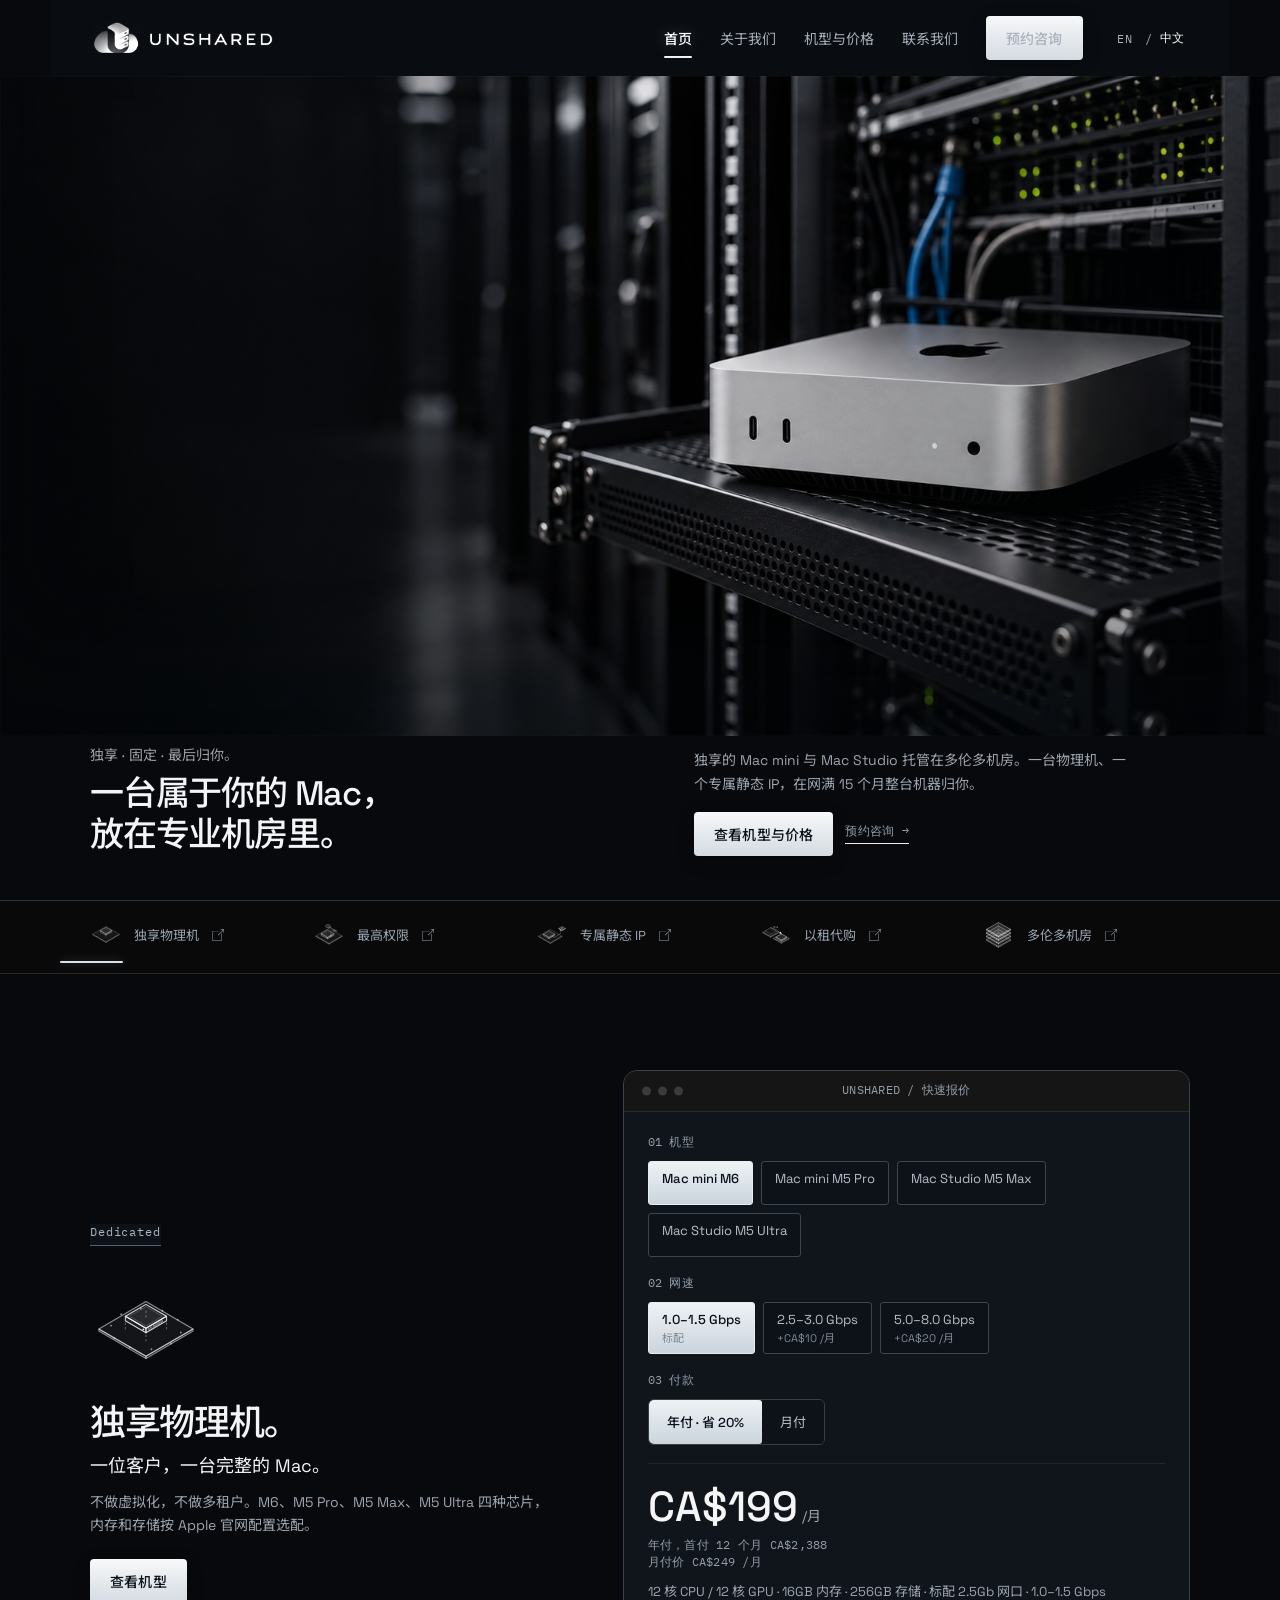
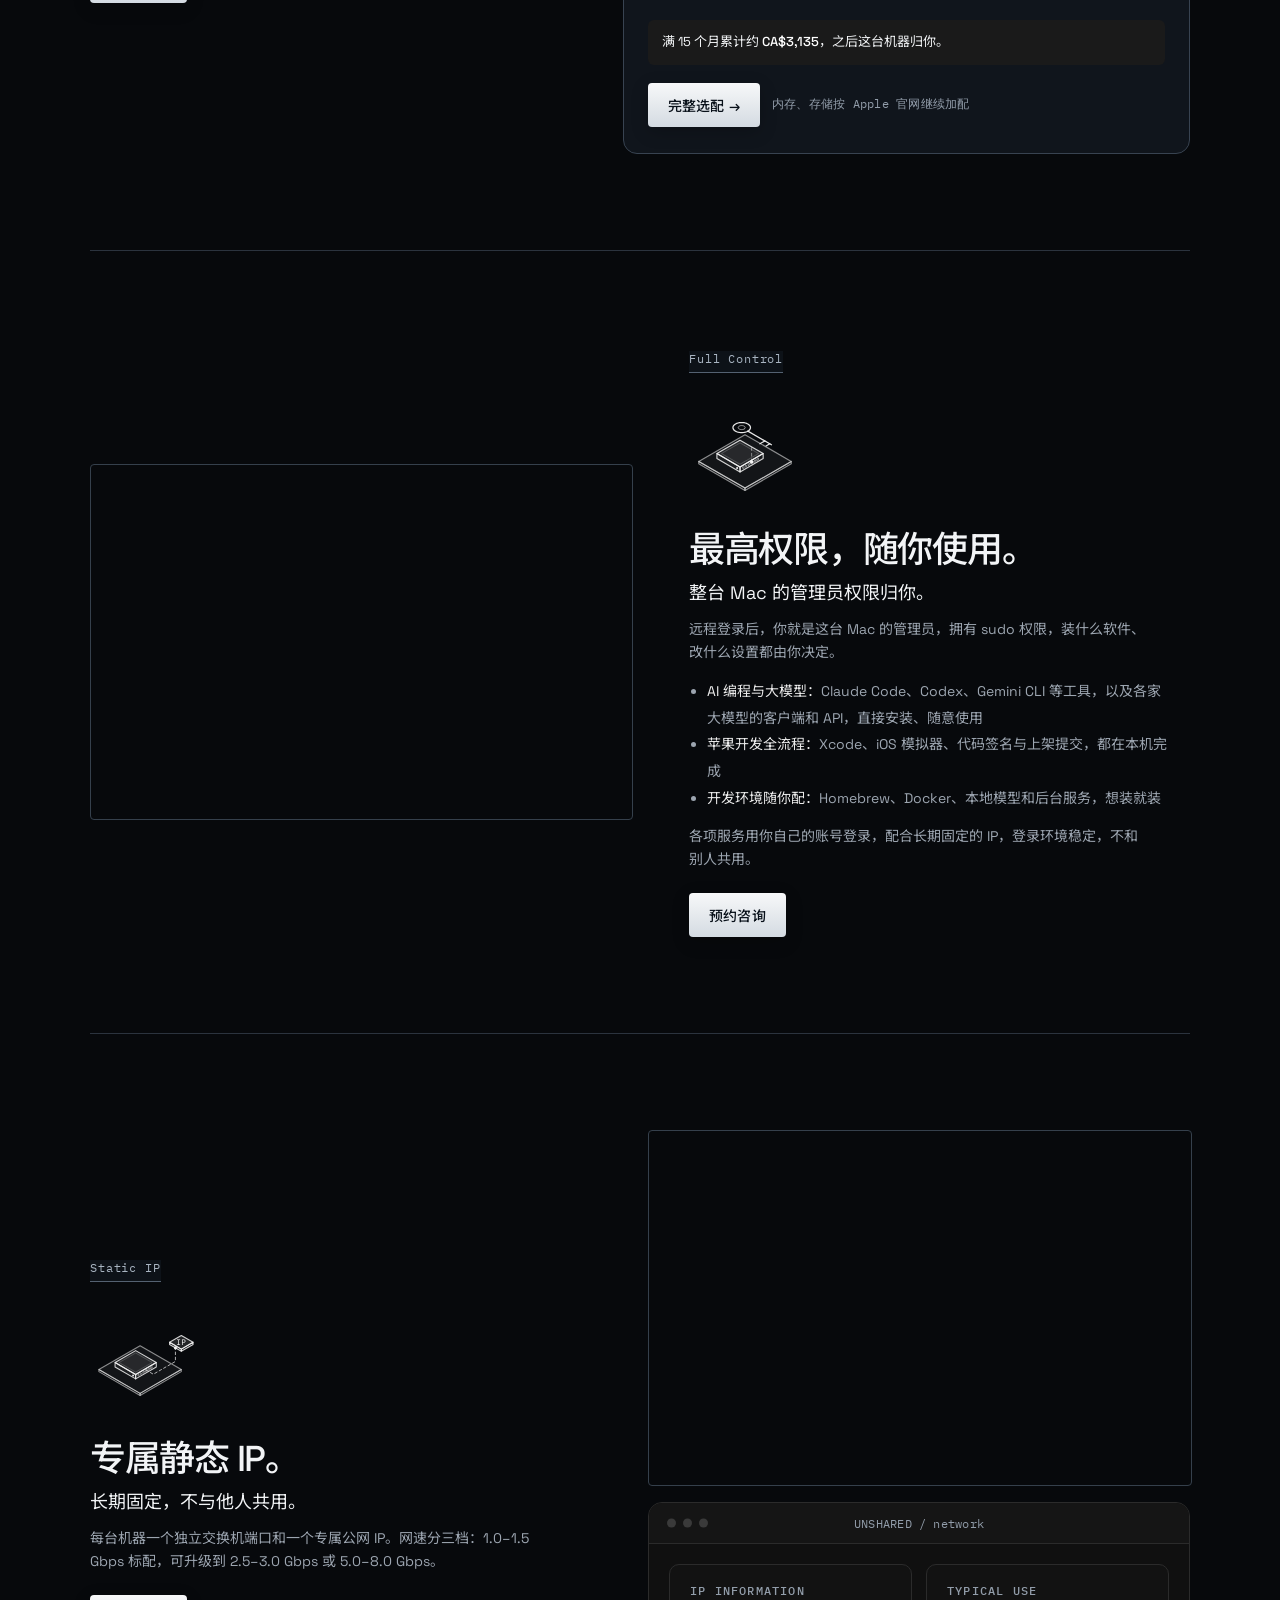
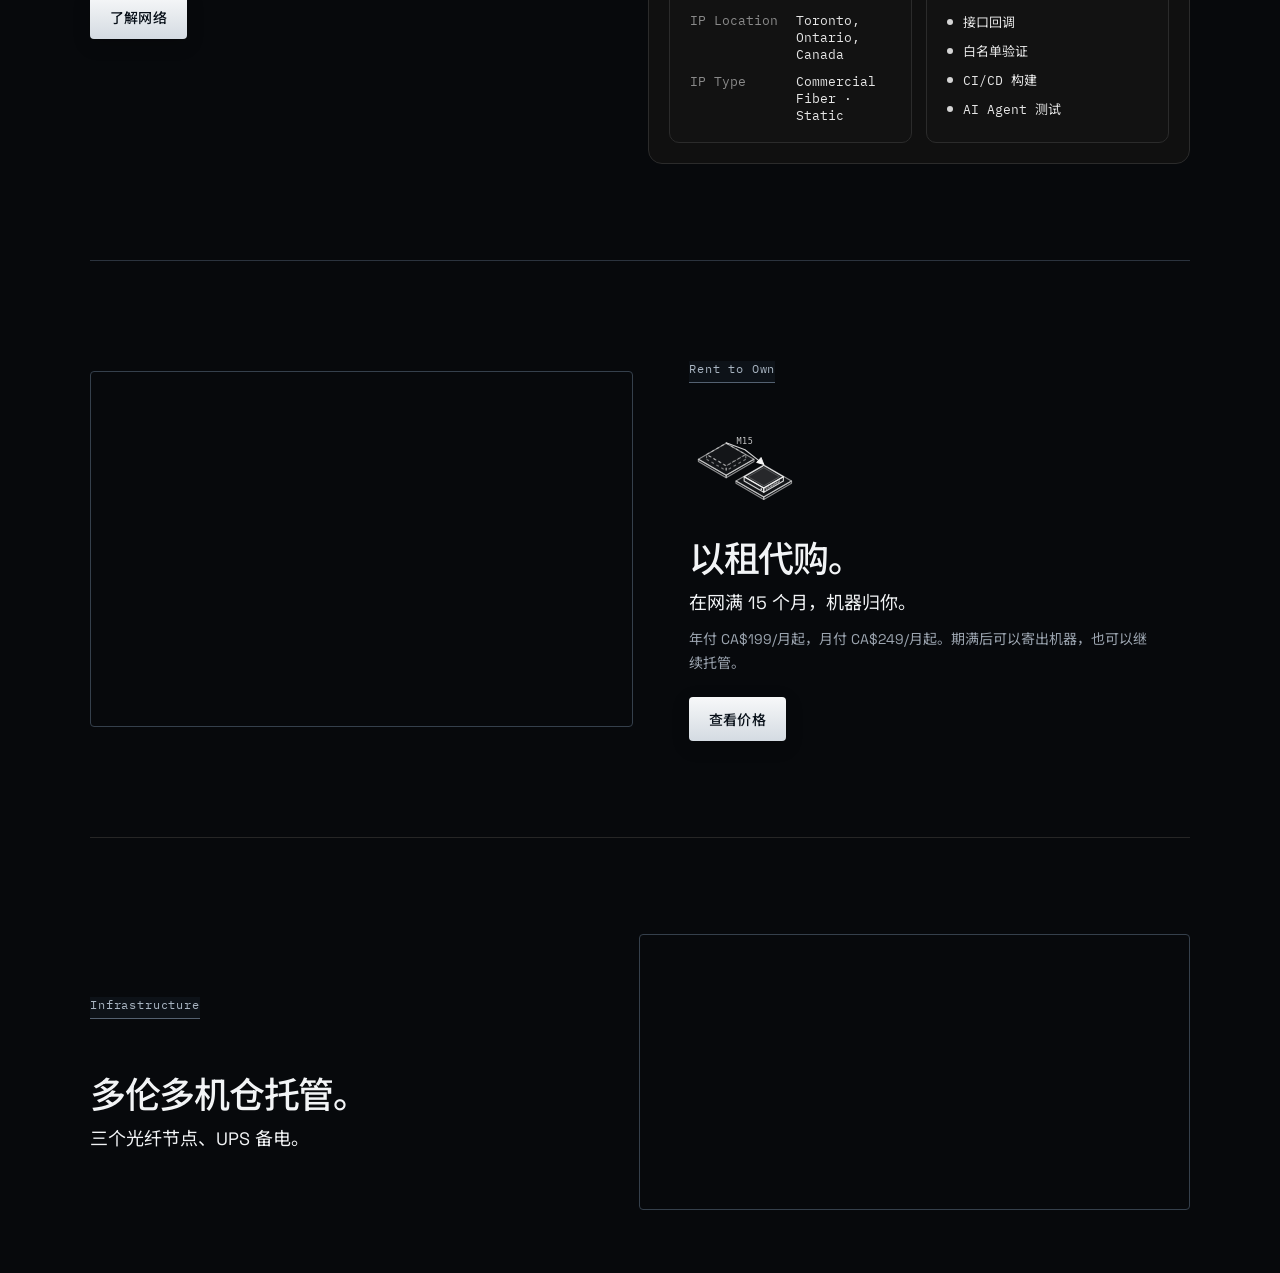
<file: index.html>
<!doctype html>
<html lang="en">
  <head>
    <meta charset="UTF-8" />
    <meta name="viewport" content="width=device-width, initial-scale=1.0" />
    <title>UNSHARED · Dedicated Mac hosting in Toronto</title>
    <script type="module" crossorigin src="/assets/index-CoScPhyL.js"></script>
    <link rel="stylesheet" crossorigin href="/assets/index-Dg20Lmrh.css">
  </head>
  <body>
    <div id="root"></div>
  </body>
</html>
</file>
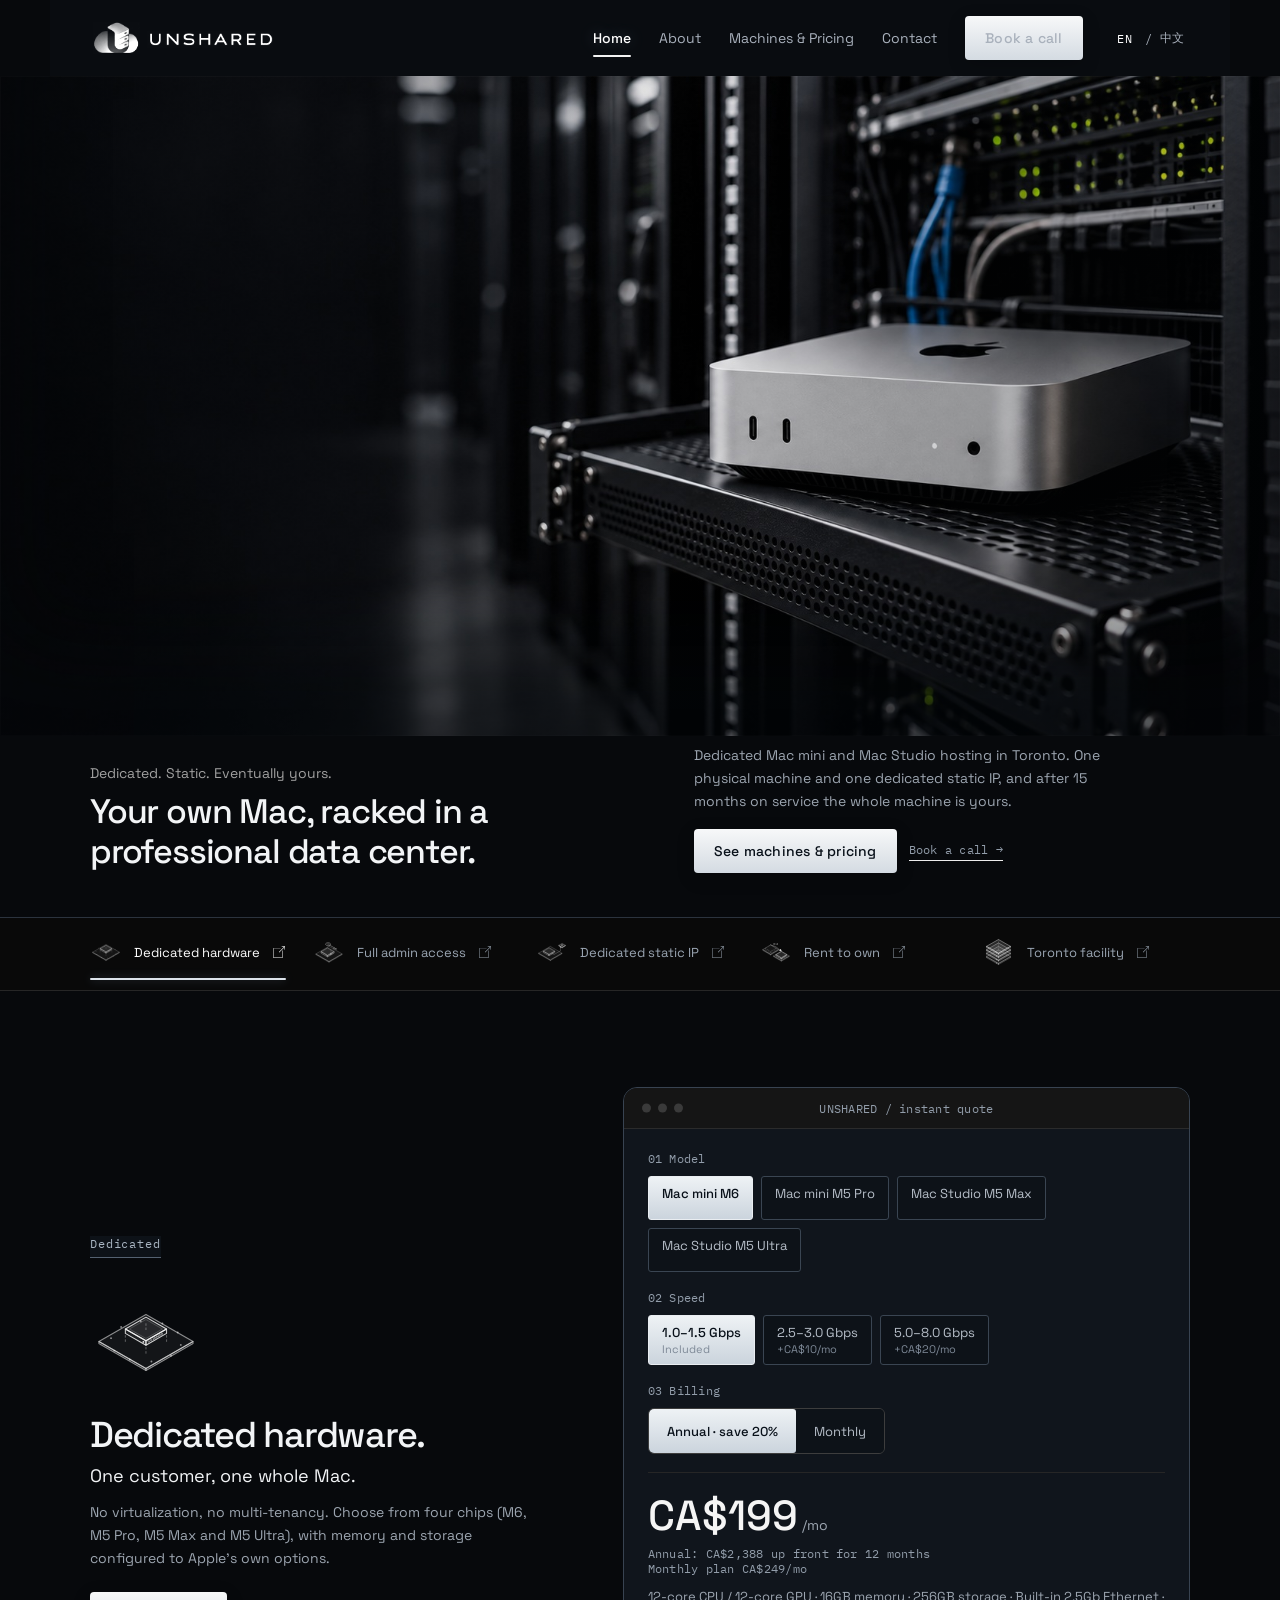
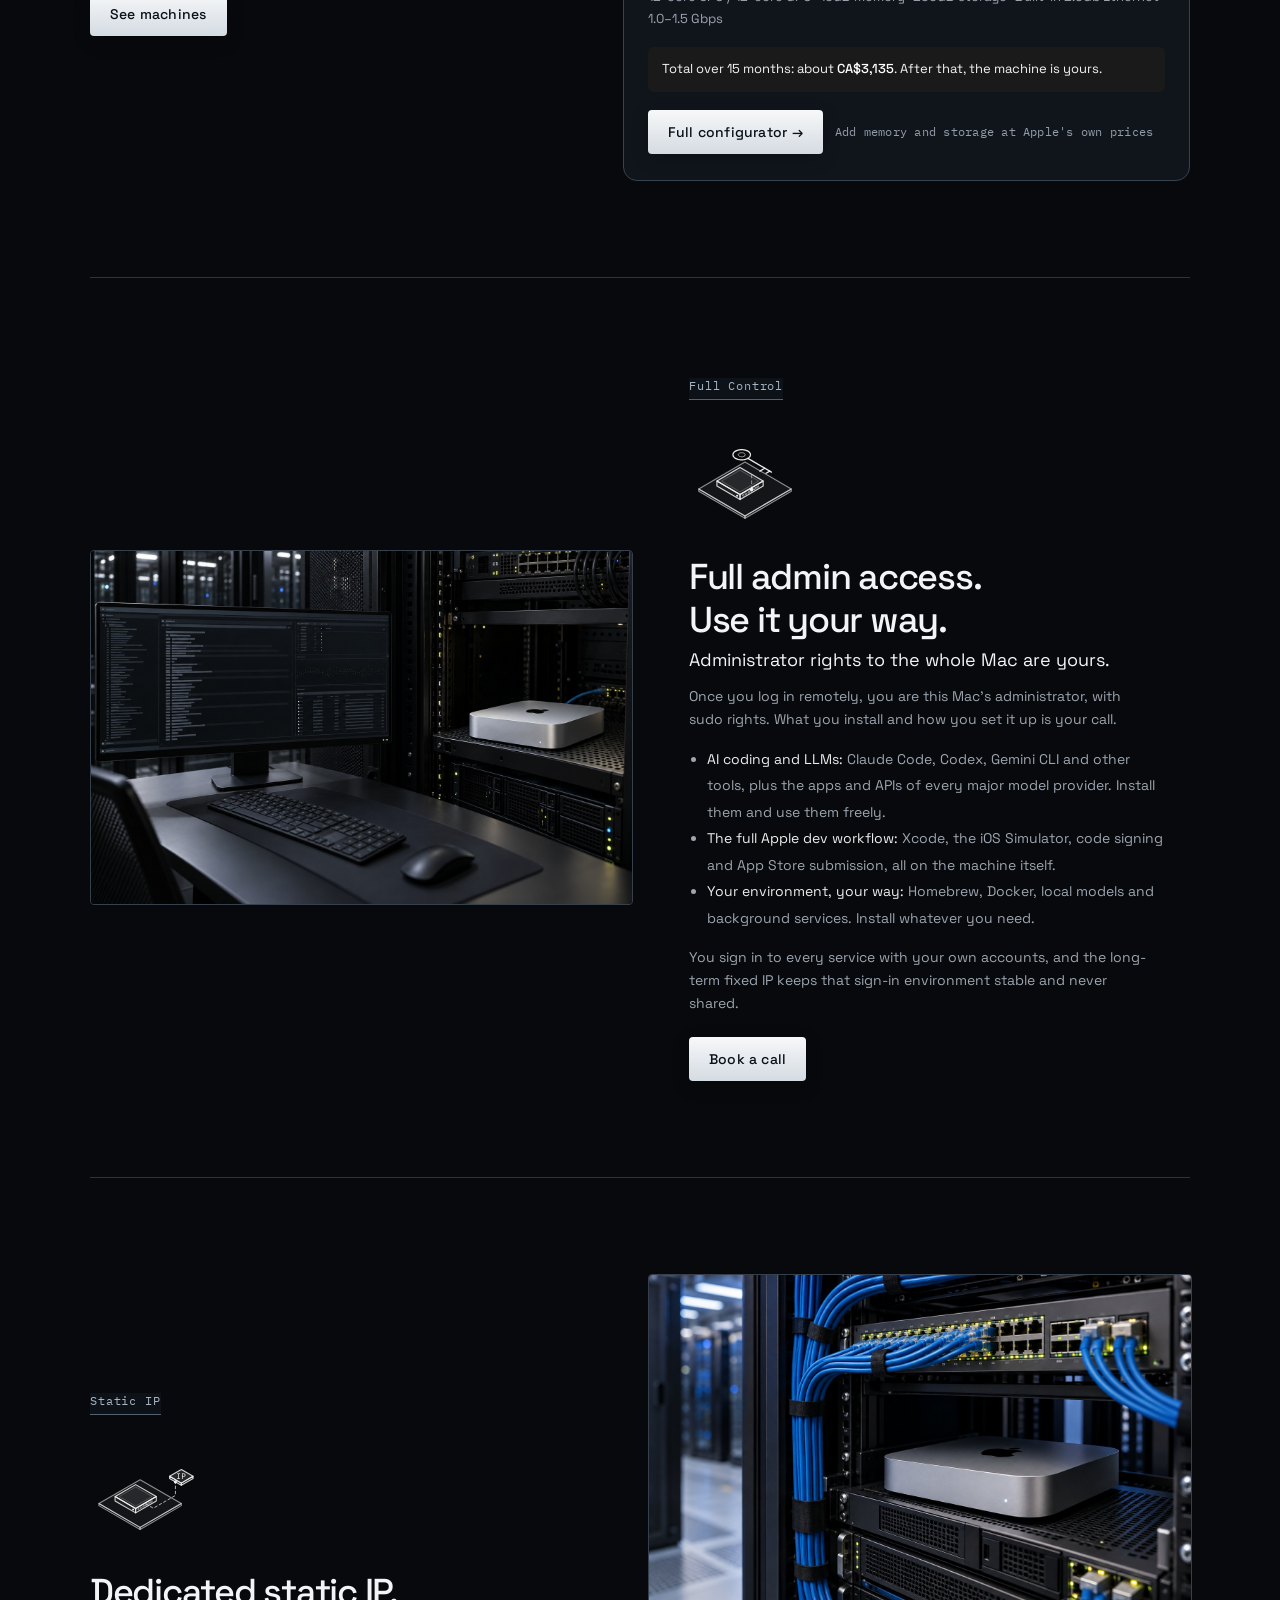
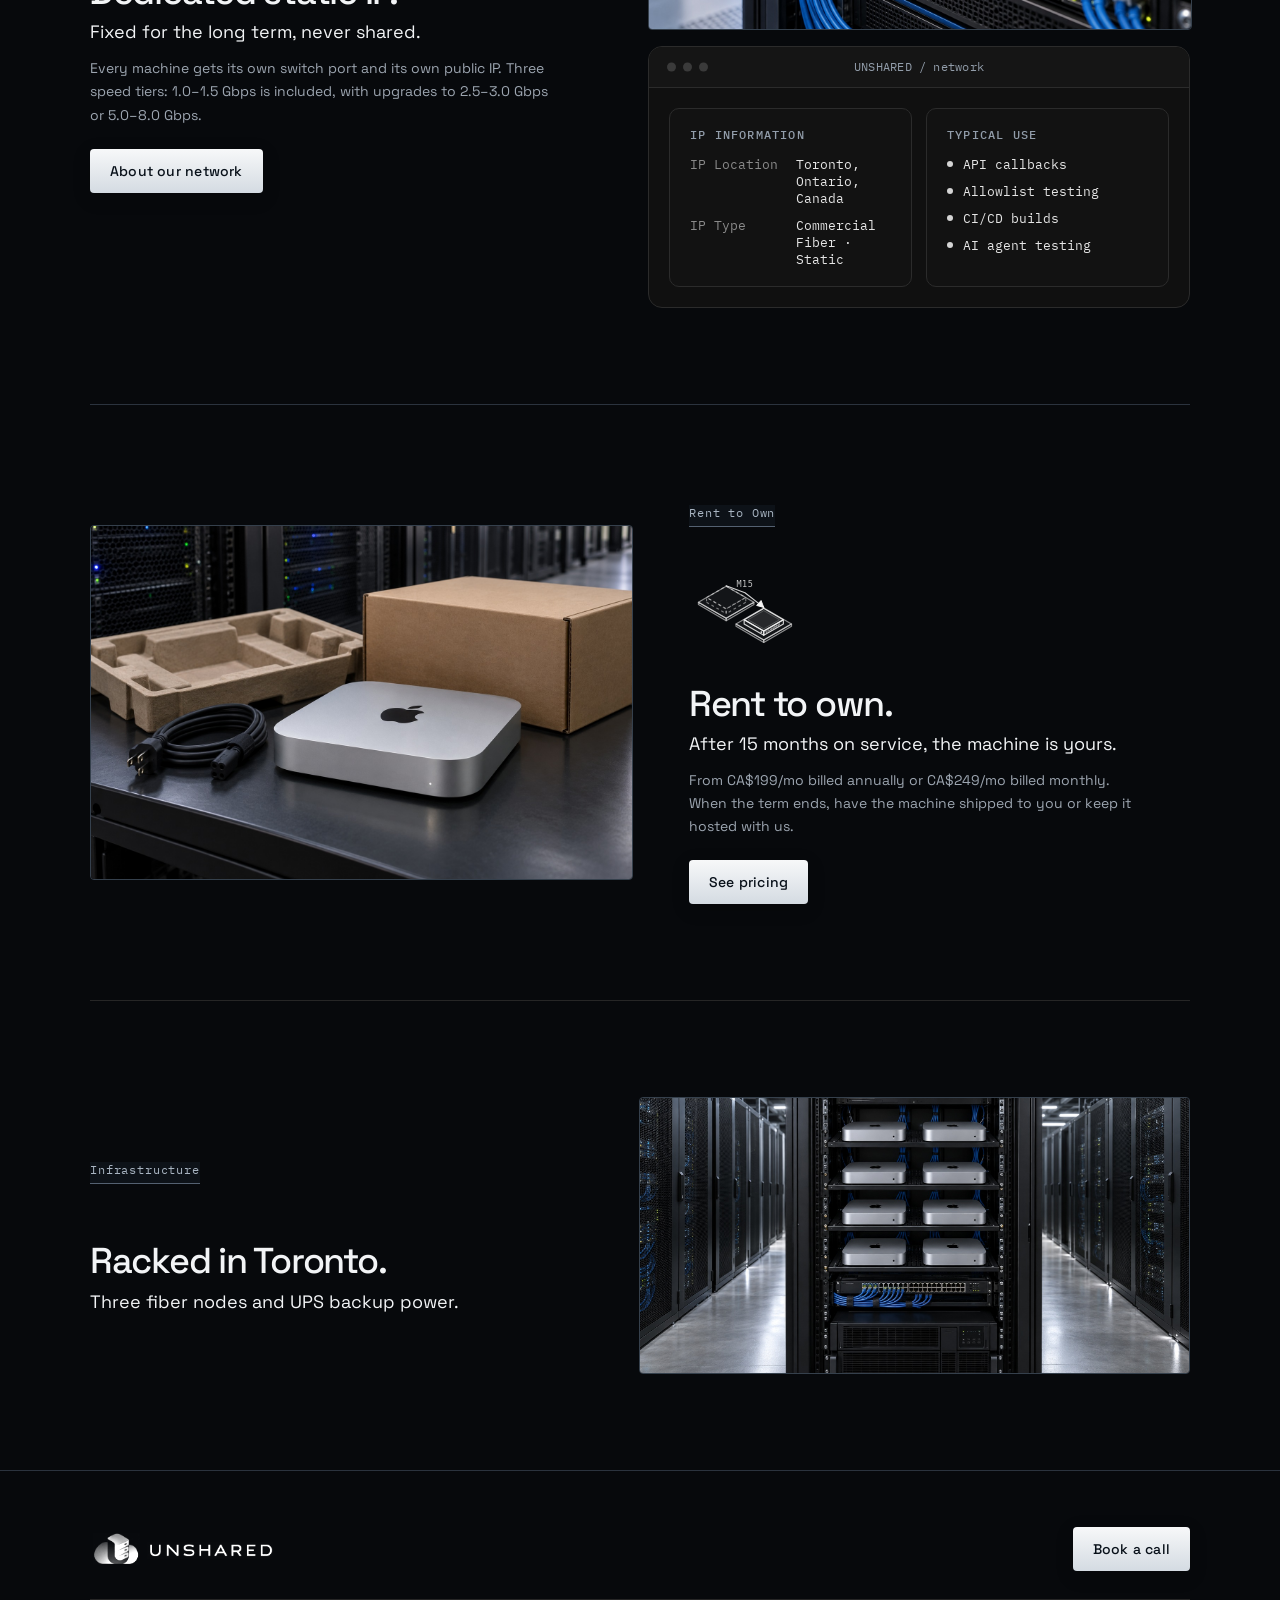
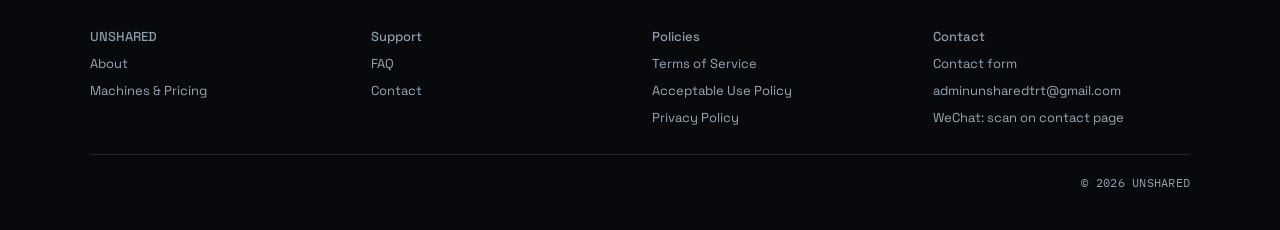
<file: cloud/en/index.html>
<!doctype html>
<html lang="en">
<head>
<meta charset="utf-8">
<meta name="viewport" content="width=device-width, initial-scale=1">
<title>UNSHARED · Dedicated Mac hosting in Toronto</title>
<meta name="description" content="Dedicated Mac mini and Mac Studio hosting in Toronto. One physical machine, one static IP, and after 15 months the Mac is yours.">
<meta name="theme-color" content="#0a0a0a">
<meta property="og:type" content="website">
<meta property="og:title" content="UNSHARED · Dedicated Mac hosting in Toronto">
<meta property="og:description" content="Dedicated Mac mini and Mac Studio hosting in Toronto. One physical machine, one static IP, and after 15 months the Mac is yours.">
<meta name="robots" content="index, follow, max-image-preview:large, max-snippet:-1, max-video-preview:-1">
<meta name="geo.region" content="CA-ON">
<meta name="geo.placename" content="Toronto">
<meta name="geo.position" content="43.6532;-79.3832">
<meta name="ICBM" content="43.6532, -79.3832">
<meta property="og:site_name" content="UNSHARED">
<meta property="og:locale" content="en_US">
<meta property="og:locale:alternate" content="zh_CN">
<meta name="twitter:card" content="summary_large_image">
<meta name="twitter:title" content="UNSHARED · Dedicated Mac hosting in Toronto">
<meta name="twitter:description" content="Dedicated Mac mini and Mac Studio hosting in Toronto. One physical machine, one static IP, and after 15 months the Mac is yours.">
<link rel="stylesheet" href="../assets/fonts/google-fonts.css">
<style>
body{margin:0;background:#0a0a0a}
a{color:#ededed}a:hover{color:#fff}
.wrap{max-width:1180px;margin:0 auto;padding:0 40px;box-sizing:border-box}
.mono{font-family:'IBM Plex Mono',monospace;font-size:12px;color:#a1a1a1;letter-spacing:.02em}
.mut{color:#a1a1a1}
.ph{border:1px dashed #3d3d3d;display:flex;align-items:center;justify-content:center;color:#a1a1a1;font-size:13px;text-align:center;box-sizing:border-box;padding:12px;background:#121212}
.btn{display:inline-flex;align-items:center;min-height:44px;padding:0 20px;border-radius:4px;background:#f2f2f2;color:#0a0a0a;text-decoration:none;font-size:14px;font-weight:500}
.btn:hover{color:#0a0a0a;background:#d4d4d4}
.lbl{display:inline-block;font-family:'IBM Plex Mono',monospace;font-size:12px;color:#a1a1a1;padding-bottom:6px;border-bottom:1px solid #6b6b6b}
.row{display:flex;flex-wrap:wrap;gap:56px;align-items:center;padding:96px 0;border-top:1px solid #262626}
h2{font-size:36px;font-weight:500;margin:16px 0 6px;line-height:1.2;color:#f5f5f5}
.opts{display:flex;flex-wrap:wrap;gap:8px}
.opt{display:flex;flex-direction:column;align-items:flex-start;gap:1px;border:1px solid #333;background:#111;color:#ededed;border-radius:6px;min-height:44px;padding:8px 13px;font:inherit;font-size:13px;text-align:left;cursor:pointer}
.opt:hover{border-color:#6b6b6b}
.opt.on{border-color:#f2f2f2;background:#f2f2f2;color:#0a0a0a;font-weight:500}
.opt.on .sub{color:#3d3d3d}
.sub{font-size:11px;color:#a1a1a1;font-weight:400}
.seg{min-height:44px;padding:0 18px;border:0;background:transparent;color:#a1a1a1;font:inherit;font-size:13px;cursor:pointer}
.seg.on{background:#f2f2f2;color:#0a0a0a;font-weight:500}
p{margin:0;line-height:1.65}
nav[aria-label="主导航"] a[aria-current=page]{color:#fff !important;font-weight:500;position:relative}
nav[aria-label="主导航"] a[aria-current=page]::after{content:"";position:absolute;left:0;right:0;bottom:-10px;height:2px;border-radius:2px;background:#f2f2f2}
.m-link[aria-current=page]{color:#fff;font-weight:500;box-shadow:inset 3px 0 0 #f2f2f2;padding-left:14px}

.spy-link{color:#a1a1a1}
.spy-link:hover,.spy-link[aria-current=true]{color:#f5f5f5}
@media (max-width: 860px){
.row{padding:64px 0;gap:32px}
.spy-wrap{display:flex !important;flex-wrap:nowrap;overflow-x:auto;gap:28px !important;scrollbar-width:none;-webkit-overflow-scrolling:touch}
.spy-wrap::-webkit-scrollbar{display:none}
.spy-link{flex:none;white-space:nowrap}
.spy-link img{width:24px !important;height:24px !important}
.hero-tag{font-size:11px !important}
.hero-tag-l{left:20px !important}
.hero-tag-r{right:20px !important}
#h5{padding:64px 0 !important}
#h5 h2{margin-top:24px !important}
}
@media (max-width: 560px){
.hero-tag-r{display:none}
.hero-tag-l .t2{display:none}
#hero-stage{height:440px !important}
}

[hidden]{display:none !important}
.sr-only{position:absolute;width:1px;height:1px;padding:0;margin:-1px;overflow:hidden;clip:rect(0,0,0,0);white-space:nowrap;border:0}
.skip-link{position:absolute;left:16px;top:-60px;z-index:100;background:#f2f2f2;color:#0a0a0a;padding:10px 16px;border-radius:4px;font-size:14px;text-decoration:none}
.skip-link:focus{top:12px}
html{-webkit-text-size-adjust:100%}
@media (prefers-reduced-motion: no-preference){html{scroll-behavior:smooth}}
a:focus-visible,button:focus-visible,summary:focus-visible,input:focus-visible{outline:2px solid #f2f2f2;outline-offset:2px}
.site-header{display:flex;flex-wrap:wrap;justify-content:space-between;align-items:center;gap:16px;min-height:76px}
.brand{display:flex;align-items:center;gap:12px;text-decoration:none}
.brand-logo{display:block;width:190px;height:auto;filter:grayscale(1) invert(1) brightness(2) contrast(1.35);mix-blend-mode:screen}
.footer-brand-logo{width:190px}
.hdr-right{display:flex;align-items:center;gap:24px}
.nav-links{display:flex;flex-wrap:wrap;align-items:center;gap:28px;font-size:14px}
.nav-links a:not(.btn){text-decoration:none;color:#a1a1a1;position:relative}
.nav-links a:not(.btn):hover{color:#ededed}
.nav-links a[aria-current=page]{color:#fff;font-weight:500}
.nav-links a[aria-current=page]::after{content:"";position:absolute;left:0;right:0;bottom:-10px;height:2px;border-radius:2px;background:#f2f2f2}
.lang{display:flex;align-items:center;gap:2px;font-family:'IBM Plex Mono',monospace;font-size:12px;letter-spacing:.04em;color:#4d4d4d}
.lang a{display:inline-flex;align-items:center;justify-content:center;min-height:44px;min-width:36px;padding:0 4px;color:#8a8a8a;text-decoration:none;box-sizing:border-box}
.lang a:hover{color:#fff}
.lang a[aria-current=true]{color:#f5f5f5}
.burger{display:none;align-items:center;justify-content:center;width:44px;height:44px;border:1px solid #333;border-radius:6px;background:transparent;color:#ededed;cursor:pointer;padding:0}
.burger .i-close{display:none}
.burger[aria-expanded=true] .i-close{display:block}
.burger[aria-expanded=true] .i-open{display:none}
.m-menu{display:none}
.m-link{display:flex;align-items:center;justify-content:space-between;min-height:52px;border-bottom:1px solid #1f1f1f;color:#bdbdbd;text-decoration:none;font-size:16px}
.m-link[aria-current=page]{color:#fff;font-weight:500;box-shadow:inset 3px 0 0 #f2f2f2;padding-left:14px}
@media (max-width: 860px){
.wrap{padding:0 20px}
.nav-links{display:none !important}
.burger{display:inline-flex}
.hdr-right{gap:8px}
.m-menu.open{display:flex;flex-direction:column;padding:4px 20px 20px;border-bottom:1px solid #262626;background:#0d0d0d}
.sec{padding:64px 0}
h2{font-size:28px}
.pad-lg{padding:24px !important}
.fig-box{padding:16px !important}
.hero{padding-top:40px !important}
}
@media (max-width: 560px){
.card{padding:20px}
.brand-logo{width:152px}
.footer-brand-logo{width:152px}
}
@media (max-width: 400px){
.brand .mono{display:none}
.brand-logo{width:132px}
}
</style>
<link rel="stylesheet" href="../assets/site-redesign.css?v=13">
</head>
<body class="home-page">
<a class="skip-link" href="#main">Skip to content</a>

<div style="font-family: 'Space Grotesk', 'Noto Sans SC', sans-serif; color: #ededed; background: #0a0a0a">

<header class="wrap site-header">
<a href="index.html" class="brand" aria-label="UNSHARED"><img src="../assets/brand-header.png?v=3" alt="UNSHARED" class="brand-logo" width="540" height="112"></a>
<div class="hdr-right">
<nav aria-label="Main" class="nav-links"><a href="index.html" aria-current="page">Home</a><a href="about.html">About</a><a href="pricing.html">Machines & Pricing</a><a href="contact.html">Contact</a><a href="contact.html" class="btn">Book a call</a></nav>
<div class="lang" role="group" aria-label="Language / 语言"><a href="index.html" hreflang="en" lang="en" aria-current="true">EN</a><span aria-hidden="true">/</span><a href="../index.html" hreflang="zh-CN" lang="zh-CN">中文</a></div>
<button type="button" class="burger" aria-label="Open menu" aria-expanded="false" aria-controls="m-menu"><svg class="i-open" width="20" height="20" viewBox="0 0 20 20" fill="none" stroke="currentColor" stroke-width="1.5" aria-hidden="true"><path d="M3 6h14M3 10h14M3 14h14"></path></svg><svg class="i-close" width="20" height="20" viewBox="0 0 20 20" fill="none" stroke="currentColor" stroke-width="1.5" aria-hidden="true"><path d="M4 4l12 12M16 4L4 16"></path></svg></button>
</div>
</header>
<nav id="m-menu" aria-label="Mobile" class="m-menu">
<a class="m-link" href="index.html" aria-current="page">Home<span class="mono">→</span></a>
<a class="m-link" href="about.html">About<span class="mono">→</span></a>
<a class="m-link" href="pricing.html">Machines & Pricing<span class="mono">→</span></a>
<a class="m-link" href="contact.html">Contact<span class="mono">→</span></a>
<a href="contact.html" class="btn" style="margin-top: 16px">Book a call</a>
</nav>

<main id="main" tabindex="-1"><section style="border-bottom: 1px solid #262626">
<div id="hero-stage" style="position: relative; height: clamp(380px, 56vw, 660px); max-width: 1440px; margin: 0 auto; background: radial-gradient(circle at 50% 50%, rgba(255, 255, 255, 0.05) 0%, rgba(255, 255, 255, 0) 55%)">
<canvas data-tlc-hero="1" role="img" aria-label="A slowly rotating Möbius lemniscate ribbon: an infinity sign when horizontal, an hourglass when vertical" style="position: absolute; inset: 0; width: 100%; height: 100%; display: block"></canvas>
<div id="hero-fallback" hidden style="position: absolute; inset: 0; display: flex; align-items: center; justify-content: center; pointer-events: none"><span style="font-size: clamp(32px, 8vw, 88px); font-weight: 700; letter-spacing: .12em; color: rgba(255,255,255,.45)">UNSHARED</span></div>


</div>
<div class="wrap" style="display: flex; flex-wrap: wrap; justify-content: space-between; align-items: flex-end; gap: 24px 48px; padding-top: 8px; padding-bottom: 44px">
<div style="flex: 1 1 420px; min-width: 0">
<div style="font-size: 14px; color: #a1a1a1">Dedicated. Static. Eventually yours.</div>
<h1 style="font-size: clamp(26px, 6vw, 34px); font-weight: 500; line-height: 1.2; margin: 10px 0 0; color: #f5f5f5">Your own Mac, racked in a professional data center.</h1>
</div>
<div style="flex: 1 1 360px; min-width: 0; display: flex; flex-direction: column; gap: 16px">
<p class="mut" style="font-size: 14px; max-width: 440px">Dedicated Mac mini and Mac Studio hosting in Toronto. One physical machine and one dedicated static IP, and after 15 months on service the whole machine is yours.</p>
<div style="display: flex; flex-wrap: wrap; gap: 12px; align-items: center">
<a href="pricing.html" class="btn">See machines & pricing</a>
<a href="contact.html" class="mono" style="color: #ededed; border-bottom: 1px solid #ededed; padding-bottom: 3px; text-decoration: none">Book a call →</a>
</div>
</div>
</div>
</section>

<nav aria-label="On this page" data-spy-nav="1" style="position: sticky; top: 0; z-index: 20; background: rgba(10, 10, 10, 0.94); backdrop-filter: blur(8px); border-bottom: 1px solid #262626">
<div class="wrap spy-wrap" style="position: relative; display: grid; grid-template-columns: repeat(auto-fit, minmax(200px, 1fr)); gap: 8px 16px; padding-top: 12px; padding-bottom: 12px">
<a href="#h1" class="spy-link" data-spy-link="h1" style="justify-self: start; display: inline-flex; align-items: center; gap: 12px; text-decoration: none; font-size: 13px; min-height: 44px; padding-bottom: 4px; transition: color .25s"><img src="../assets/icon-dedicated.svg" alt="" style="width: 32px; height: 32px; object-fit: contain" loading="lazy" decoding="async">Dedicated hardware<svg width="14" height="14" viewBox="0 0 1024 1024" fill="currentColor" aria-hidden="true" style="flex: none"><path d="M790.536784 923.653571 77.292364 923.653571 77.292364 228.828662 625.784486 228.828662 625.784486 264.644379 113.108081 264.644379 113.108081 887.837854 753.697761 887.837854 753.697761 410.977165 790.536784 410.977165Z"></path><path d="M904.925691 115.801844l25.885344 25.885344-400.116482 400.116482-25.885344-25.885344 400.116482-400.116482Z"></path><path d="M932.909375 340.16233 896.369158 338.016457 908.096247 138.5311 708.61089 150.258189 706.465017 113.717971 947.06784 99.559507Z"></path></svg></a>
<a href="#h2" class="spy-link" data-spy-link="h2" style="justify-self: start; display: inline-flex; align-items: center; gap: 12px; text-decoration: none; font-size: 13px; min-height: 44px; padding-bottom: 4px; transition: color .25s"><img src="../assets/icon-access.svg" alt="" style="width: 32px; height: 32px; object-fit: contain" loading="lazy" decoding="async">Full admin access<svg width="14" height="14" viewBox="0 0 1024 1024" fill="currentColor" aria-hidden="true" style="flex: none"><path d="M790.536784 923.653571 77.292364 923.653571 77.292364 228.828662 625.784486 228.828662 625.784486 264.644379 113.108081 264.644379 113.108081 887.837854 753.697761 887.837854 753.697761 410.977165 790.536784 410.977165Z"></path><path d="M904.925691 115.801844l25.885344 25.885344-400.116482 400.116482-25.885344-25.885344 400.116482-400.116482Z"></path><path d="M932.909375 340.16233 896.369158 338.016457 908.096247 138.5311 708.61089 150.258189 706.465017 113.717971 947.06784 99.559507Z"></path></svg></a>
<a href="#h3" class="spy-link" data-spy-link="h3" style="justify-self: start; display: inline-flex; align-items: center; gap: 12px; text-decoration: none; font-size: 13px; min-height: 44px; padding-bottom: 4px; transition: color .25s"><img src="../assets/icon-ip.svg" alt="" style="width: 32px; height: 32px; object-fit: contain" loading="lazy" decoding="async">Dedicated static IP<svg width="14" height="14" viewBox="0 0 1024 1024" fill="currentColor" aria-hidden="true" style="flex: none"><path d="M790.536784 923.653571 77.292364 923.653571 77.292364 228.828662 625.784486 228.828662 625.784486 264.644379 113.108081 264.644379 113.108081 887.837854 753.697761 887.837854 753.697761 410.977165 790.536784 410.977165Z"></path><path d="M904.925691 115.801844l25.885344 25.885344-400.116482 400.116482-25.885344-25.885344 400.116482-400.116482Z"></path><path d="M932.909375 340.16233 896.369158 338.016457 908.096247 138.5311 708.61089 150.258189 706.465017 113.717971 947.06784 99.559507Z"></path></svg></a>
<a href="#h4" class="spy-link" data-spy-link="h4" style="justify-self: start; display: inline-flex; align-items: center; gap: 12px; text-decoration: none; font-size: 13px; min-height: 44px; padding-bottom: 4px; transition: color .25s"><img src="../assets/icon-own.svg" alt="" style="width: 32px; height: 32px; object-fit: contain" loading="lazy" decoding="async">Rent to own<svg width="14" height="14" viewBox="0 0 1024 1024" fill="currentColor" aria-hidden="true" style="flex: none"><path d="M790.536784 923.653571 77.292364 923.653571 77.292364 228.828662 625.784486 228.828662 625.784486 264.644379 113.108081 264.644379 113.108081 887.837854 753.697761 887.837854 753.697761 410.977165 790.536784 410.977165Z"></path><path d="M904.925691 115.801844l25.885344 25.885344-400.116482 400.116482-25.885344-25.885344 400.116482-400.116482Z"></path><path d="M932.909375 340.16233 896.369158 338.016457 908.096247 138.5311 708.61089 150.258189 706.465017 113.717971 947.06784 99.559507Z"></path></svg></a>
<a href="#h5" class="spy-link" data-spy-link="h5" style="justify-self: start; display: inline-flex; align-items: center; gap: 12px; text-decoration: none; font-size: 13px; min-height: 44px; padding-bottom: 4px; transition: color .25s"><img src="../assets/icon-rack.svg" alt="" style="width: 32px; height: 32px; object-fit: contain" loading="lazy" decoding="async">Toronto facility<svg width="14" height="14" viewBox="0 0 1024 1024" fill="currentColor" aria-hidden="true" style="flex: none"><path d="M790.536784 923.653571 77.292364 923.653571 77.292364 228.828662 625.784486 228.828662 625.784486 264.644379 113.108081 264.644379 113.108081 887.837854 753.697761 887.837854 753.697761 410.977165 790.536784 410.977165Z"></path><path d="M904.925691 115.801844l25.885344 25.885344-400.116482 400.116482-25.885344-25.885344 400.116482-400.116482Z"></path><path d="M932.909375 340.16233 896.369158 338.016457 908.096247 138.5311 708.61089 150.258189 706.465017 113.717971 947.06784 99.559507Z"></path></svg></a>
<span id="spy-bar" aria-hidden="true" style="position: absolute; bottom: 10px; height: 2px; border-radius: 2px; background: #f2f2f2; pointer-events: none; left: 0px; width: 0px; opacity: 0; transition: left .35s cubic-bezier(.2,.7,.2,1), width .35s cubic-bezier(.2,.7,.2,1), opacity .2s"></span>
</div>
</nav>

<div class="wrap">

<section id="h1" class="row" style="border-top: 0; scroll-margin-top: 72px">
<div style="flex: 1 1 420px; min-width: 0">
<span class="lbl">Dedicated</span>
<img src="../assets/icon-dedicated.svg" alt="" style="width: 112px; height: 112px; object-fit: contain; margin-top: 28px; display: block" loading="lazy" decoding="async">
<h2>Dedicated hardware.</h2>
<div style="font-size: 18px">One customer, one whole Mac.</div>
<p class="mut" style="margin-top: 14px; font-size: 14px; max-width: 460px">No virtualization, no multi-tenancy. Choose from four chips (M6, M5 Pro, M5 Max and M5 Ultra), with memory and storage configured to Apple's own options.</p>
<a href="pricing.html" class="btn" style="margin-top: 22px">See machines</a>
</div>
<div id="quick-quote" aria-label="Instant quote" style="flex: 1.15 1 500px; min-width: 0; background: #101010; border: 1px solid #2b2b2b; border-radius: 14px; overflow: hidden">
<div style="position: relative; display: flex; align-items: center; justify-content: center; height: 40px; background: #151515; border-bottom: 1px solid #2b2b2b">
<span aria-hidden="true" style="position: absolute; left: 18px; top: 50%; transform: translateY(-50%); display: flex; gap: 7px"><span style="width: 9px; height: 9px; border-radius: 50%; background: #3a3a3a"></span><span style="width: 9px; height: 9px; border-radius: 50%; background: #3a3a3a"></span><span style="width: 9px; height: 9px; border-radius: 50%; background: #3a3a3a"></span></span>
<span class="mono">UNSHARED / instant quote</span>
</div>
<div style="padding: 22px 24px 26px; display: flex; flex-direction: column; gap: 18px">
<div><div class="mono" style="margin-bottom: 10px">01 Model</div><div class="opts" id="q-models"><button type="button" class="opt on" aria-pressed="true" data-qset="{&quot;m&quot;:0}">Mac mini M6</button><button type="button" class="opt" aria-pressed="false" data-qset="{&quot;m&quot;:1}">Mac mini M5 Pro</button><button type="button" class="opt" aria-pressed="false" data-qset="{&quot;m&quot;:2}">Mac Studio M5 Max</button><button type="button" class="opt" aria-pressed="false" data-qset="{&quot;m&quot;:3}">Mac Studio M5 Ultra</button></div></div>
<div><div class="mono" style="margin-bottom: 10px">02 Speed</div><div class="opts" id="q-speeds"><button type="button" class="opt on" aria-pressed="true" data-qset="{&quot;speed&quot;:0}">1.0–1.5 Gbps<span class="sub">Included</span></button><button type="button" class="opt" aria-pressed="false" data-qset="{&quot;speed&quot;:1}">2.5–3.0 Gbps<span class="sub">+CA$10/mo</span></button><button type="button" class="opt" aria-pressed="false" data-qset="{&quot;speed&quot;:2}">5.0–8.0 Gbps<span class="sub">+CA$20/mo</span></button></div></div>
<div><div class="mono" style="margin-bottom: 10px">03 Billing</div><div role="group" aria-label="Billing" style="display: inline-flex; align-self: flex-start; border: 1px solid #3d3d3d; border-radius: 6px; overflow: hidden"><button type="button" class="seg on" aria-pressed="true" data-qpay="annual">Annual · save 20%</button><button type="button" class="seg" aria-pressed="false" data-qpay="monthly">Monthly</button></div></div>
<div style="border-top: 1px solid #262626; padding-top: 16px" aria-live="polite">
<div><span id="q-price" style="font-size: 42px; font-weight: 500; color: #f5f5f5">CA$199</span><span class="mut" style="font-size: 14px"> /mo</span></div>
<div class="mono" style="margin-top: 4px" id="q-sub">Annual: CA$2,388 up front for 12 months</div>
<div class="mono" id="q-alt">Monthly plan CA$249/mo</div>
<p class="mut" style="font-size: 13px; margin-top: 10px" id="q-spec">12-core CPU / 12-core GPU · 16GB memory · 256GB storage · Built-in 2.5Gb Ethernet · 1.0–1.5 Gbps</p>
</div>
<div style="background: #1a1a1a; border-radius: 6px; padding: 12px 14px; font-size: 13px; line-height: 1.6">Total over 15 months: about <span style="color: #fff; font-weight: 500" id="q-total">CA$3,135</span>. After that, the machine is yours.</div>
<div style="display: flex; flex-wrap: wrap; gap: 12px; align-items: center"><a href="pricing.html" class="btn">Full configurator →</a><span class="mono">Add memory and storage at Apple's own prices</span></div>
</div>
</div>
</section>

<section id="h2" class="row" style="flex-direction: row-reverse; scroll-margin-top: 72px">
<div style="flex: 1 1 420px; min-width: 0">
<span class="lbl">Full Control</span>
<img src="../assets/icon-access.svg" alt="" style="width: 112px; height: 112px; object-fit: contain; margin-top: 28px; display: block" loading="lazy" decoding="async">
<h2>Full admin access. Use it your way.</h2>
<div style="font-size: 18px">Administrator rights to the whole Mac are yours.</div>
<p class="mut" style="margin-top: 14px; font-size: 14px; max-width: 460px">Once you log in remotely, you are this Mac's administrator, with sudo rights. What you install and how you set it up is your call.</p>
<ul class="mut" style="margin: 14px 0 0; padding-left: 18px; font-size: 14px; line-height: 1.9; max-width: 460px">
<li><span style="color: #ededed">AI coding and LLMs: </span>Claude Code, Codex, Gemini CLI and other tools, plus the apps and APIs of every major model provider. Install them and use them freely.</li>
<li><span style="color: #ededed">The full Apple dev workflow: </span>Xcode, the iOS Simulator, code signing and App Store submission, all on the machine itself.</li>
<li><span style="color: #ededed">Your environment, your way: </span>Homebrew, Docker, local models and background services. Install whatever you need.</li>
</ul>
<p class="mut" style="margin-top: 14px; font-size: 14px; max-width: 460px">You sign in to every service with your own accounts, and the long-term fixed IP keeps that sign-in environment stable and never shared.</p>
<a href="contact.html" class="btn" style="margin-top: 22px">Book a call</a>
</div>
<img src="../assets/ui-access.svg" alt="Operations workstation beside racked silver Macs in the Toronto data center" style="flex: 1 1 460px; min-width: 0; width: 100%; height: auto; display: block" loading="lazy" decoding="async">
</section>

<section id="h3" class="row" style="scroll-margin-top: 72px">
<div style="flex: 1 1 420px; min-width: 0">
<span class="lbl">Static IP</span>
<img src="../assets/icon-ip.svg" alt="" style="width: 112px; height: 112px; object-fit: contain; margin-top: 28px; display: block" loading="lazy" decoding="async">
<h2>Dedicated static IP.</h2>
<div style="font-size: 18px">Fixed for the long term, never shared.</div>
<p class="mut" style="margin-top: 14px; font-size: 14px; max-width: 460px">Every machine gets its own switch port and its own public IP. Three speed tiers: 1.0–1.5 Gbps is included, with upgrades to 2.5–3.0 Gbps or 5.0–8.0 Gbps.</p>
<a href="about.html" class="btn" style="margin-top: 22px">About our network</a>
</div>
<div style="flex: 1 1 460px; min-width: 0; display: flex; flex-direction: column; gap: 16px">
<img src="../assets/ui-network.svg" alt="Silver Mac mini connected to blue network cabling and a dedicated switch port" style="width: 100%; height: auto; display: block" loading="lazy" decoding="async">
<div aria-label="IP details and use cases" style="background: #101010; border: 1px solid #2b2b2b; border-radius: 14px; overflow: hidden">
<div style="position: relative; display: flex; align-items: center; justify-content: center; height: 40px; background: #151515; border-bottom: 1px solid #2b2b2b">
<span aria-hidden="true" style="position: absolute; left: 18px; top: 50%; transform: translateY(-50%); display: flex; gap: 7px"><span style="width: 9px; height: 9px; border-radius: 50%; background: #3a3a3a"></span><span style="width: 9px; height: 9px; border-radius: 50%; background: #3a3a3a"></span><span style="width: 9px; height: 9px; border-radius: 50%; background: #3a3a3a"></span></span>
<span class="mono">UNSHARED / network</span>
</div>
<div style="display: grid; grid-template-columns: repeat(auto-fit, minmax(min(240px, 100%), 1fr)); gap: 14px; padding: 20px">
<div style="border: 1px solid #2b2b2b; border-radius: 10px; padding: 18px 20px; background: #121212">
<div class="mono" style="color: #e6e6e6; letter-spacing: .1em; font-weight: 500">IP INFORMATION</div>
<div style="display: grid; grid-template-columns: auto 1fr; gap: 10px 18px; margin-top: 14px; font-family: 'IBM Plex Mono', monospace; font-size: 13px">
<span style="color: #8a8a8a">IP Location</span><span style="color: #e6e6e6">Toronto, Ontario, Canada</span>
<span style="color: #8a8a8a">IP Type</span><span style="color: #e6e6e6">Commercial Fiber · Static</span>
</div>
</div>
<div style="border: 1px solid #2b2b2b; border-radius: 10px; padding: 18px 20px; background: #121212">
<div class="mono" style="color: #e6e6e6; letter-spacing: .1em; font-weight: 500">TYPICAL USE</div>
<div style="display: grid; grid-template-columns: repeat(auto-fit, minmax(150px, 1fr)); gap: 10px 18px; margin-top: 14px; font-family: 'IBM Plex Mono', 'Noto Sans SC', monospace; font-size: 13px">
<span style="display: flex; align-items: center; gap: 10px; color: #e6e6e6"><span aria-hidden="true" style="width: 6px; height: 6px; border-radius: 50%; background: #d4d4d4; flex: none"></span>API callbacks</span>
<span style="display: flex; align-items: center; gap: 10px; color: #e6e6e6"><span aria-hidden="true" style="width: 6px; height: 6px; border-radius: 50%; background: #d4d4d4; flex: none"></span>Allowlist testing</span>
<span style="display: flex; align-items: center; gap: 10px; color: #e6e6e6"><span aria-hidden="true" style="width: 6px; height: 6px; border-radius: 50%; background: #d4d4d4; flex: none"></span>CI/CD builds</span>
<span style="display: flex; align-items: center; gap: 10px; color: #e6e6e6"><span aria-hidden="true" style="width: 6px; height: 6px; border-radius: 50%; background: #d4d4d4; flex: none"></span>AI agent testing</span>
</div>
</div>
</div>
</div>
</div>
</section>

<section id="h4" class="row" style="flex-direction: row-reverse; scroll-margin-top: 72px">
<div style="flex: 1 1 420px; min-width: 0">
<span class="lbl">Rent to Own</span>
<img src="../assets/icon-own.svg" alt="" style="width: 112px; height: 112px; object-fit: contain; margin-top: 28px; display: block" loading="lazy" decoding="async">
<h2>Rent to own.</h2>
<div style="font-size: 18px">After 15 months on service, the machine is yours.</div>
<p class="mut" style="margin-top: 14px; font-size: 14px; max-width: 460px">From CA$199/mo billed annually or CA$249/mo billed monthly. When the term ends, have the machine shipped to you or keep it hosted with us.</p>
<a href="pricing.html" class="btn" style="margin-top: 22px">See pricing</a>
</div>
<img src="../assets/ui-ownership.svg" alt="Silver Mac mini prepared for ownership handoff with its packaging and power cable" style="flex: 1 1 460px; min-width: 0; width: 100%; height: auto; display: block" loading="lazy" decoding="async">
</section>

<section id="h5" style="padding: 96px 0; border-top: 1px solid #262626; scroll-margin-top: 72px">
<div style="display: flex; flex-wrap: wrap; gap: 40px; align-items: center">
<div style="flex: 1 1 420px">
<span class="lbl">Infrastructure</span>
<h2 style="margin-top: 56px">Racked in Toronto.</h2>
<div style="font-size: 18px">Three fiber nodes and UPS backup power.</div>
</div>
<img src="../assets/illus-rack.svg" alt="Multiple silver Mac minis, network switching and UPS equipment in a Toronto data-center rack" style="flex: 1 1 460px; min-width: 0; width: 100%; height: auto; max-height: 460px; object-fit: contain; display: block" loading="lazy" decoding="async">
</div>
</section>


</div>

</main>
<footer style="border-top: 1px solid #262626; padding: 56px 0 40px">
<div class="wrap">
<div style="display: flex; flex-wrap: wrap; justify-content: space-between; align-items: center; gap: 16px; padding-bottom: 28px; border-bottom: 1px solid #262626">
<span style="display: flex; align-items: center"><img src="../assets/brand-header.png?v=3" alt="UNSHARED" class="brand-logo footer-brand-logo" width="540" height="112" loading="lazy"></span>
<a href="contact.html" class="btn">Book a call</a>
</div>
<div style="display: grid; grid-template-columns: repeat(auto-fit, minmax(150px, 1fr)); gap: 24px; padding: 28px 0; font-size: 13px">
<div style="display: flex; flex-direction: column; gap: 10px"><b style="font-weight: 500">UNSHARED</b><a href="about.html" class="mut" style="text-decoration: none">About</a><a href="pricing.html" class="mut" style="text-decoration: none">Machines & Pricing</a></div>
<div style="display: flex; flex-direction: column; gap: 10px"><b style="font-weight: 500">Support</b><a href="pricing.html#faq" class="mut" style="text-decoration: none">FAQ</a><a href="contact.html" class="mut" style="text-decoration: none">Contact</a></div>
<div style="display: flex; flex-direction: column; gap: 10px"><b style="font-weight: 500">Policies</b><a href="policy.html#terms" class="mut" style="text-decoration: none">Terms of Service</a><a href="policy.html#aup" class="mut" style="text-decoration: none">Acceptable Use Policy</a><a href="policy.html#privacy" class="mut" style="text-decoration: none">Privacy Policy</a></div>
<div style="display: flex; flex-direction: column; gap: 10px"><b style="font-weight: 500">Contact</b><a href="contact.html" class="mut" style="text-decoration: none">Contact form</a><a href="mailto:adminunsharedtrt@gmail.com" class="mut" style="text-decoration: none; overflow-wrap: anywhere">adminunsharedtrt@gmail.com</a><span class="mut">WeChat: scan on contact page</span></div>
</div>
<div class="mono" style="display: flex; flex-wrap: wrap; justify-content: space-between; gap: 12px; border-top: 1px solid #262626; padding-top: 20px"><span><br></span><span>© 2026 UNSHARED</span></div>
</div>
</footer>

</div>
<script src="../js/three.min.js" defer></script>
<script src="../js/site.js" defer></script>
<script src="../js/pricing.js" defer></script>
<script src="../js/home-quote.js" defer></script>
<script src="../js/home.js" defer></script>
</body>
</html>
</file>
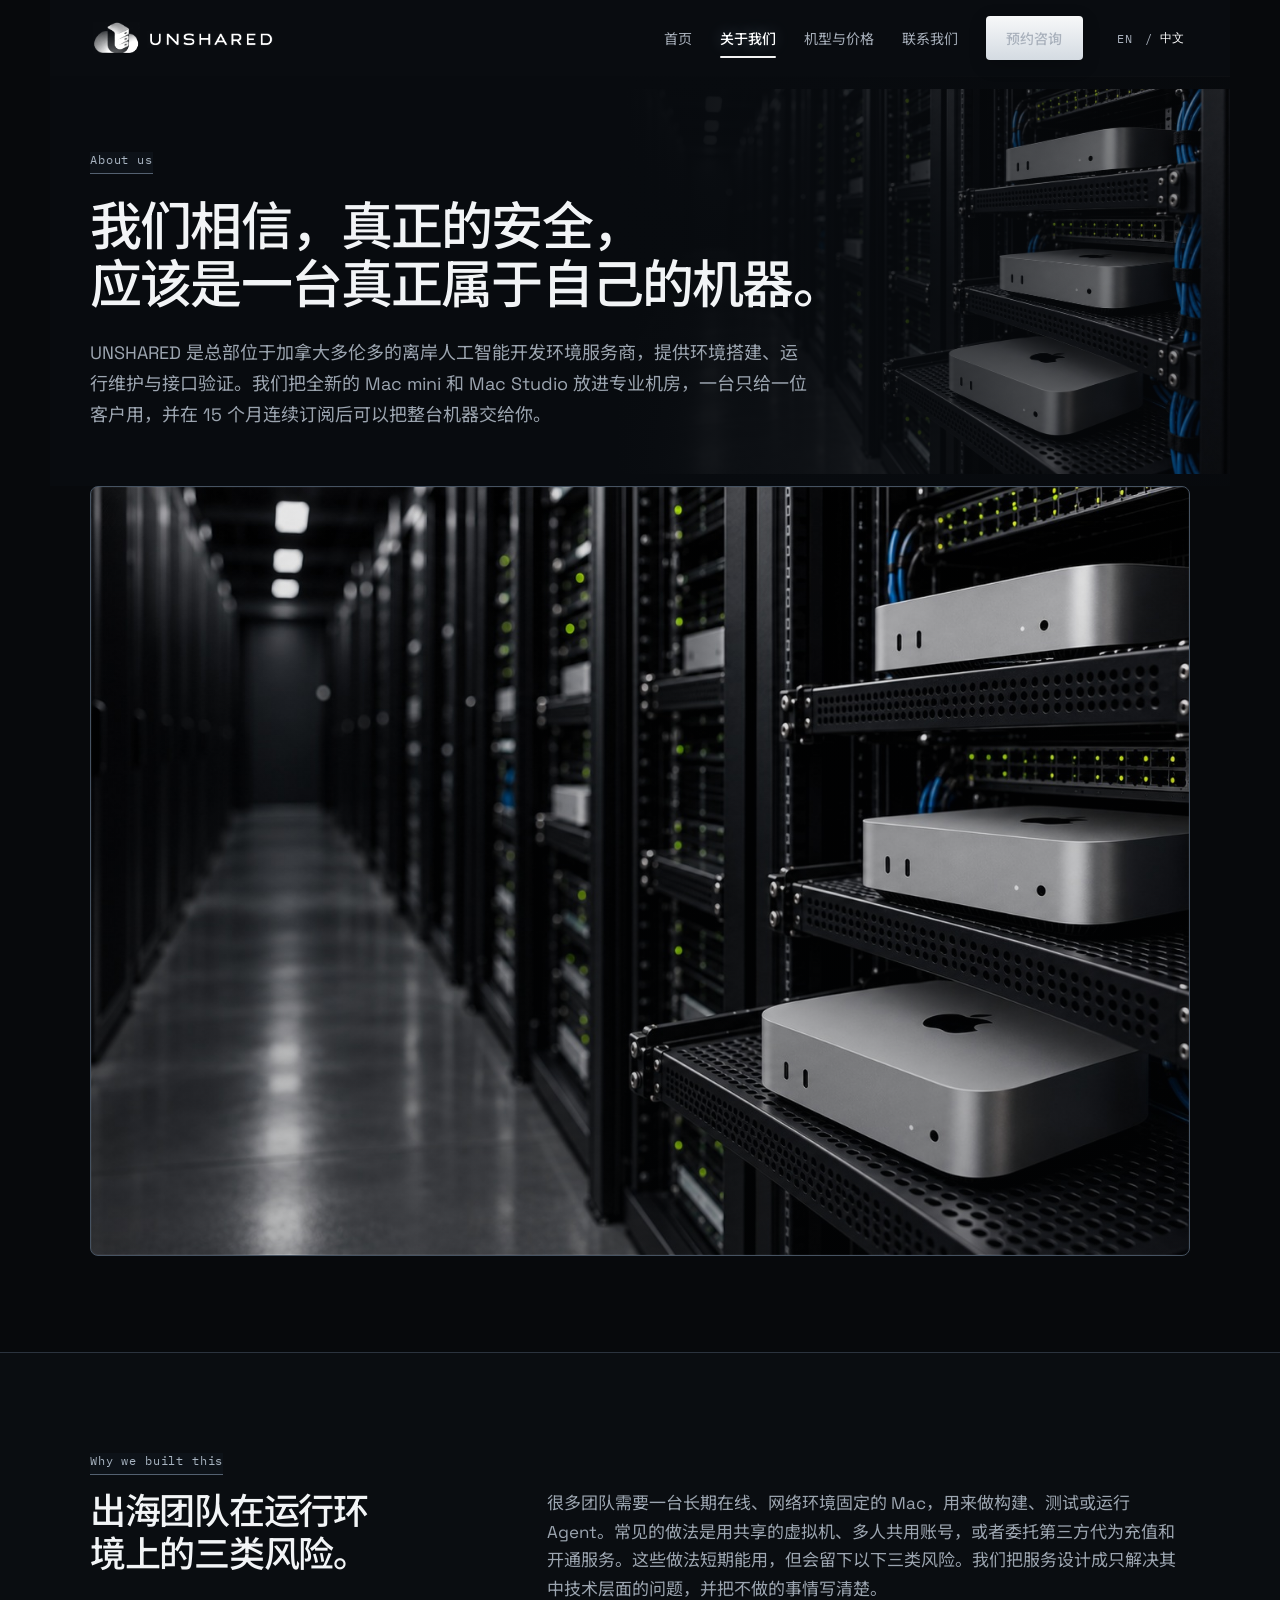
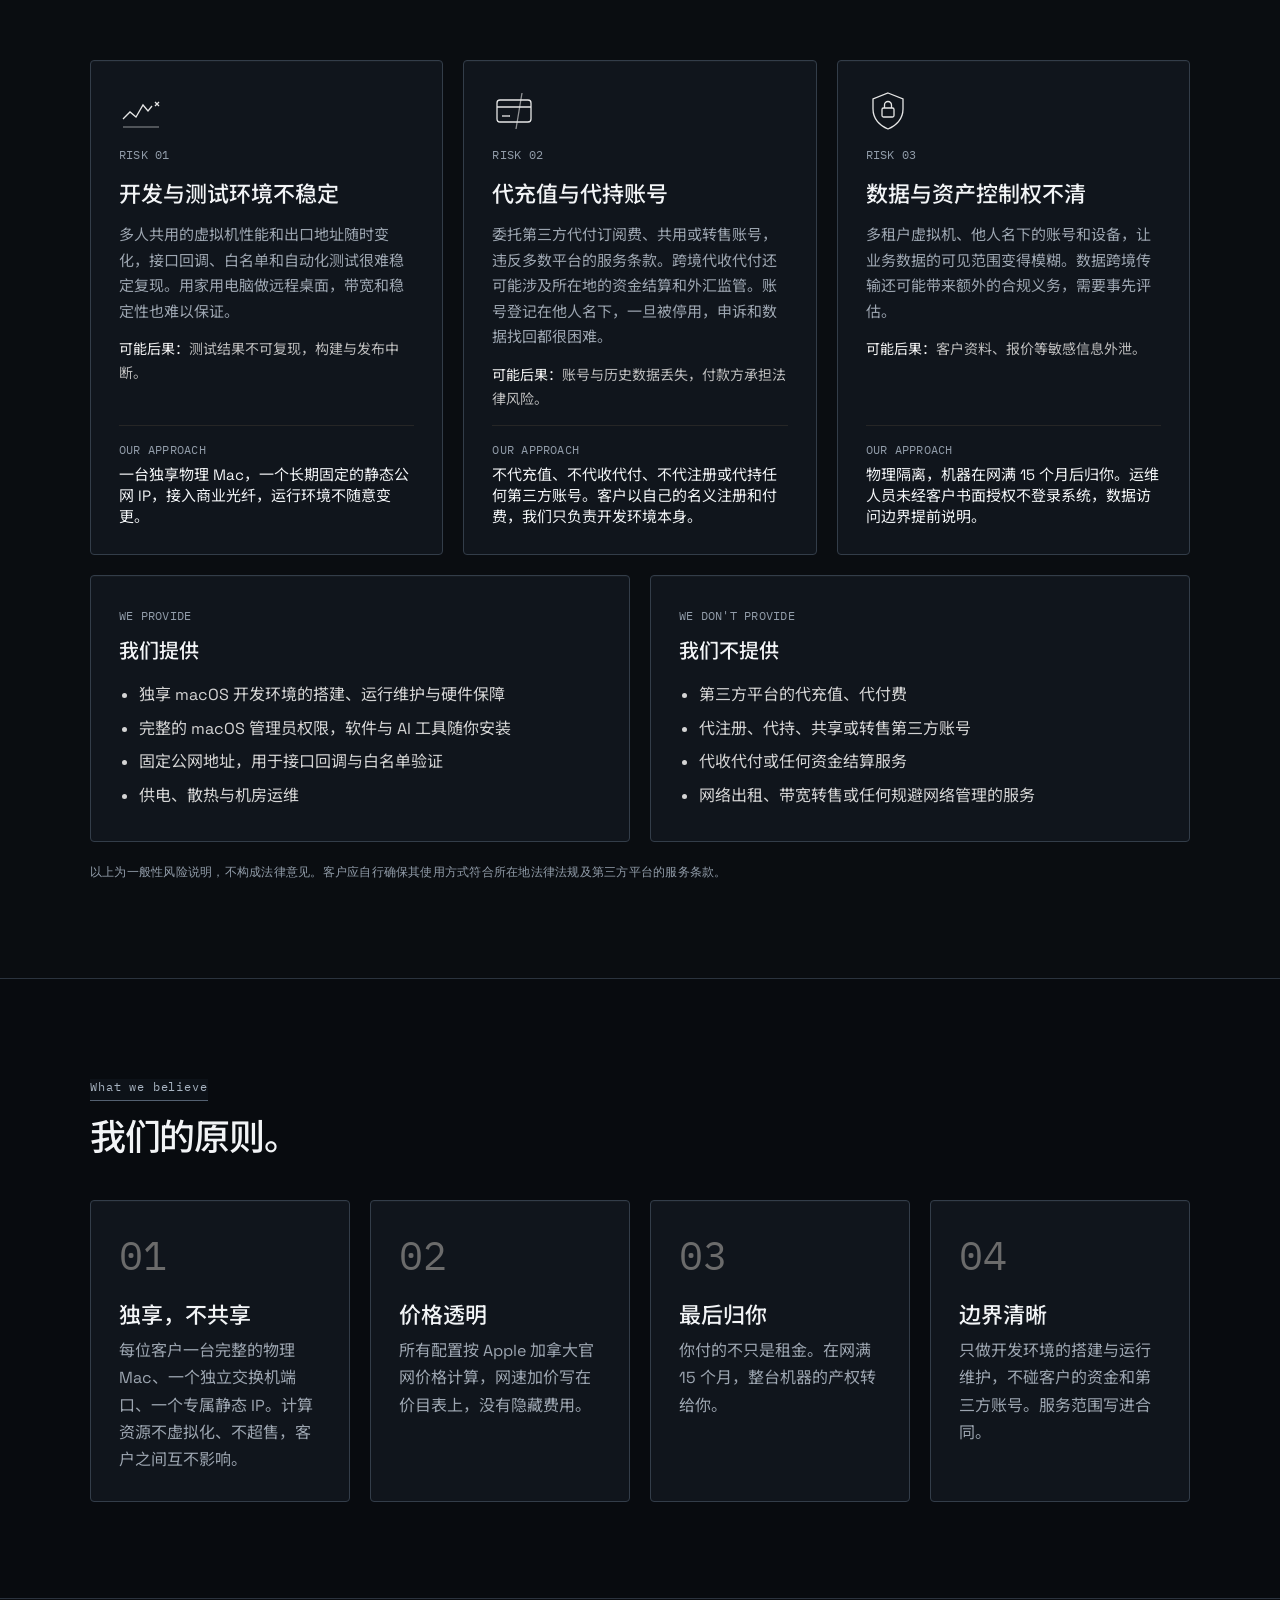
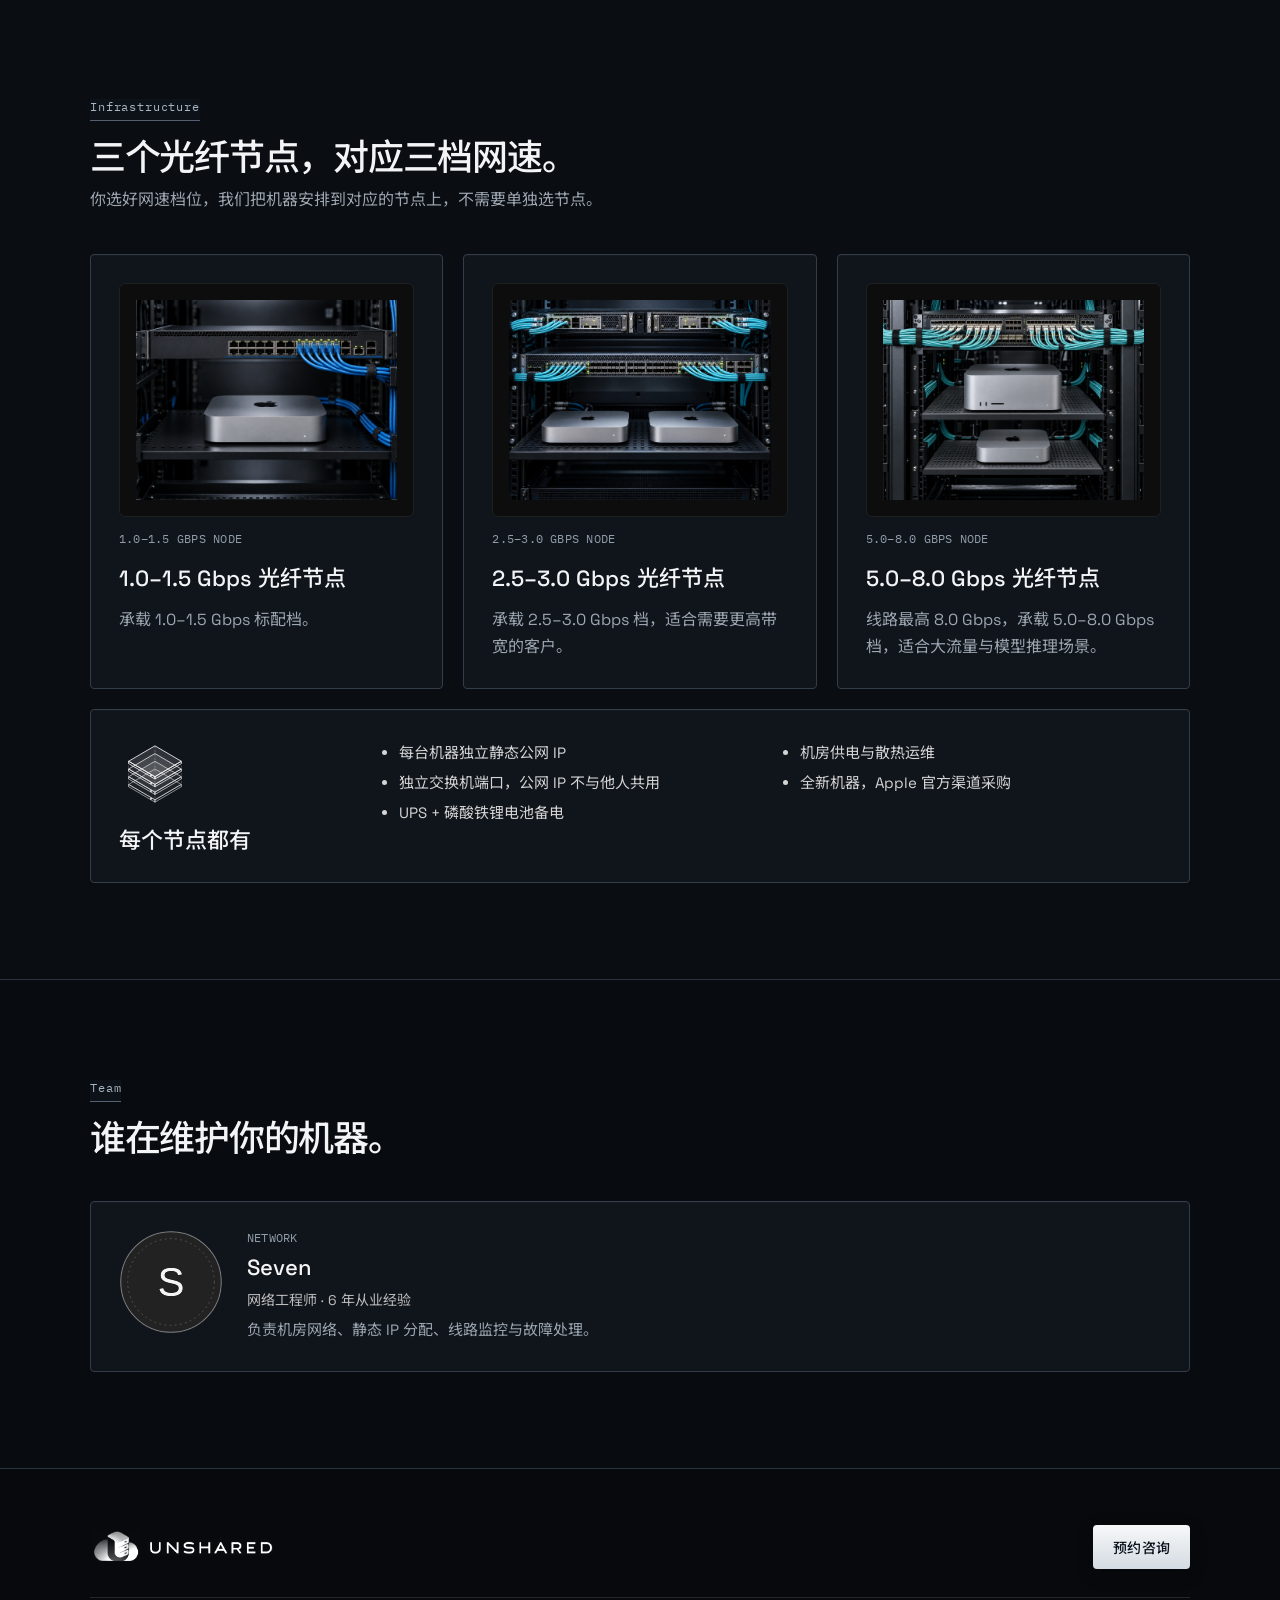
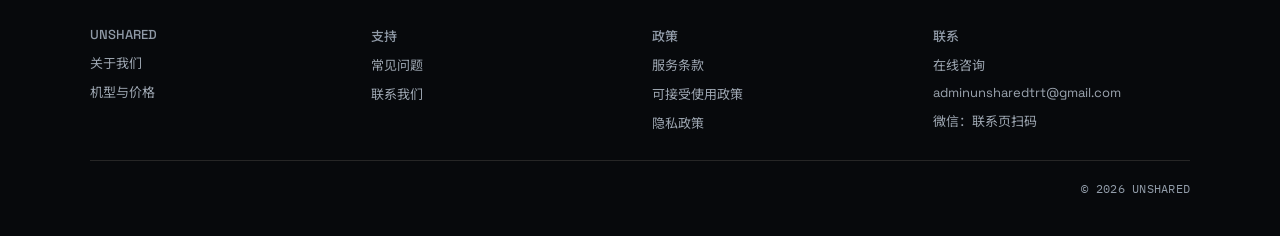
<file: cloud/about.html>
<!doctype html>
<html lang="zh-CN">
<head>
<meta charset="utf-8">
<meta name="viewport" content="width=device-width, initial-scale=1">
<title>关于我们 · UNSHARED</title>
<meta name="description" content="多伦多裸金属 Mac 托管：独享物理机、长期固定的静态公网 IP、三个光纤节点，15 个月后机器归你。">
<meta name="theme-color" content="#0a0a0a">
<meta property="og:type" content="website">
<meta property="og:title" content="关于我们 · UNSHARED">
<meta property="og:description" content="多伦多裸金属 Mac 托管：独享物理机、长期固定的静态公网 IP、三个光纤节点，15 个月后机器归你。">
<meta name="robots" content="index, follow, max-image-preview:large, max-snippet:-1, max-video-preview:-1">
<meta name="geo.region" content="CA-ON">
<meta name="geo.placename" content="Toronto">
<meta name="geo.position" content="43.6532;-79.3832">
<meta name="ICBM" content="43.6532, -79.3832">
<meta property="og:site_name" content="UNSHARED">
<meta property="og:locale" content="zh_CN">
<meta property="og:locale:alternate" content="en_US">
<meta name="twitter:card" content="summary_large_image">
<meta name="twitter:title" content="关于我们 · UNSHARED">
<meta name="twitter:description" content="多伦多裸金属 Mac 托管：独享物理机、长期固定的静态公网 IP、三个光纤节点，15 个月后机器归你。">
<link rel="stylesheet" href="assets/fonts/google-fonts.css">
<style>
body{margin:0;background:#0a0a0a}
a{color:#ededed}a:hover{color:#fff}
.wrap{max-width:1180px;margin:0 auto;padding:0 40px;box-sizing:border-box}
.mono{font-family:'IBM Plex Mono',monospace;font-size:12px;color:#a1a1a1;letter-spacing:.02em}
.mut{color:#a1a1a1}
.btn{display:inline-flex;align-items:center;min-height:44px;padding:0 20px;border-radius:4px;background:#f2f2f2;color:#0a0a0a;text-decoration:none;font-size:14px;font-weight:500}
.btn:hover{color:#0a0a0a;background:#d4d4d4}
.btn-o{display:inline-flex;align-items:center;min-height:44px;padding:0 20px;border-radius:4px;border:1px solid #6b6b6b;color:#ededed;text-decoration:none;font-size:14px}
.lbl{display:inline-block;font-family:'IBM Plex Mono',monospace;font-size:12px;color:#a1a1a1;padding-bottom:6px;border-bottom:1px solid #6b6b6b}
.card{background:#111;border:1px solid #262626;border-radius:8px;padding:28px;box-sizing:border-box}
.sec{padding:96px 0;border-top:1px solid #262626}
h2{font-size:36px;font-weight:500;margin:16px 0 6px;line-height:1.2;color:#f5f5f5}
h3{color:#f5f5f5}
p{margin:0;line-height:1.7}

[hidden]{display:none !important}
.sr-only{position:absolute;width:1px;height:1px;padding:0;margin:-1px;overflow:hidden;clip:rect(0,0,0,0);white-space:nowrap;border:0}
.skip-link{position:absolute;left:16px;top:-60px;z-index:100;background:#f2f2f2;color:#0a0a0a;padding:10px 16px;border-radius:4px;font-size:14px;text-decoration:none}
.skip-link:focus{top:12px}
html{-webkit-text-size-adjust:100%}
@media (prefers-reduced-motion: no-preference){html{scroll-behavior:smooth}}
a:focus-visible,button:focus-visible,summary:focus-visible,input:focus-visible{outline:2px solid #f2f2f2;outline-offset:2px}
.site-header{display:flex;flex-wrap:wrap;justify-content:space-between;align-items:center;gap:16px;min-height:76px}
.brand{display:flex;align-items:center;gap:12px;text-decoration:none}
.brand-logo{display:block;width:190px;height:auto;filter:grayscale(1) invert(1) brightness(2) contrast(1.35);mix-blend-mode:screen}
.footer-brand-logo{width:190px}
.hdr-right{display:flex;align-items:center;gap:24px}
.nav-links{display:flex;flex-wrap:wrap;align-items:center;gap:28px;font-size:14px}
.nav-links a:not(.btn){text-decoration:none;color:#a1a1a1;position:relative}
.nav-links a:not(.btn):hover{color:#ededed}
.nav-links a[aria-current=page]{color:#fff;font-weight:500}
.nav-links a[aria-current=page]::after{content:"";position:absolute;left:0;right:0;bottom:-10px;height:2px;border-radius:2px;background:#f2f2f2}
.lang{display:flex;align-items:center;gap:2px;font-family:'IBM Plex Mono',monospace;font-size:12px;letter-spacing:.04em;color:#4d4d4d}
.lang a{display:inline-flex;align-items:center;justify-content:center;min-height:44px;min-width:36px;padding:0 4px;color:#8a8a8a;text-decoration:none;box-sizing:border-box}
.lang a:hover{color:#fff}
.lang a[aria-current=true]{color:#f5f5f5}
.burger{display:none;align-items:center;justify-content:center;width:44px;height:44px;border:1px solid #333;border-radius:6px;background:transparent;color:#ededed;cursor:pointer;padding:0}
.burger .i-close{display:none}
.burger[aria-expanded=true] .i-close{display:block}
.burger[aria-expanded=true] .i-open{display:none}
.m-menu{display:none}
.m-link{display:flex;align-items:center;justify-content:space-between;min-height:52px;border-bottom:1px solid #1f1f1f;color:#bdbdbd;text-decoration:none;font-size:16px}
.m-link[aria-current=page]{color:#fff;font-weight:500;box-shadow:inset 3px 0 0 #f2f2f2;padding-left:14px}
@media (max-width: 860px){
.wrap{padding:0 20px}
.nav-links{display:none !important}
.burger{display:inline-flex}
.hdr-right{gap:8px}
.m-menu.open{display:flex;flex-direction:column;padding:4px 20px 20px;border-bottom:1px solid #262626;background:#0d0d0d}
.sec{padding:64px 0}
h2{font-size:28px}
.pad-lg{padding:24px !important}
.fig-box{padding:16px !important}
.hero{padding-top:40px !important}
}
@media (max-width: 560px){
.card{padding:20px}
.brand-logo{width:152px}
.footer-brand-logo{width:152px}
}
@media (max-width: 400px){
.brand .mono{display:none}
.brand-logo{width:132px}
}
</style>
<link rel="stylesheet" href="assets/site-redesign.css?v=13">
</head>
<body class="inner-page page-about">
<a class="skip-link" href="#main">跳到主要内容</a>

<div style="font-family: 'Space Grotesk', 'Noto Sans SC', sans-serif; color: #ededed; background: #0a0a0a">

<header class="wrap site-header">
<a href="index.html" class="brand" aria-label="UNSHARED"><img src="assets/brand-header.png?v=3" alt="UNSHARED" class="brand-logo" width="540" height="112"></a>
<div class="hdr-right">
<nav aria-label="主导航" class="nav-links"><a href="index.html">首页</a><a href="about.html" aria-current="page">关于我们</a><a href="pricing.html">机型与价格</a><a href="contact.html">联系我们</a><a href="contact.html" class="btn">预约咨询</a></nav>
<div class="lang" role="group" aria-label="Language / 语言"><a href="en/about.html" hreflang="en" lang="en">EN</a><span aria-hidden="true">/</span><a href="about.html" hreflang="zh-CN" lang="zh-CN" aria-current="true">中文</a></div>
<button type="button" class="burger" aria-label="打开菜单" aria-expanded="false" aria-controls="m-menu"><svg class="i-open" width="20" height="20" viewBox="0 0 20 20" fill="none" stroke="currentColor" stroke-width="1.5" aria-hidden="true"><path d="M3 6h14M3 10h14M3 14h14"></path></svg><svg class="i-close" width="20" height="20" viewBox="0 0 20 20" fill="none" stroke="currentColor" stroke-width="1.5" aria-hidden="true"><path d="M4 4l12 12M16 4L4 16"></path></svg></button>
</div>
</header>
<nav id="m-menu" aria-label="移动端导航" class="m-menu">
<a class="m-link" href="index.html">首页<span class="mono">→</span></a>
<a class="m-link" href="about.html" aria-current="page">关于我们<span class="mono">→</span></a>
<a class="m-link" href="pricing.html">机型与价格<span class="mono">→</span></a>
<a class="m-link" href="contact.html">联系我们<span class="mono">→</span></a>
<a href="contact.html" class="btn" style="margin-top: 16px">预约咨询</a>
</nav>

<main id="main" tabindex="-1"><section class="wrap hero" style="padding-top: 72px; padding-bottom: 56px">
<span class="lbl">About us</span>
<h1 style="font-size: clamp(32px, 7vw, 52px); font-weight: 500; line-height: 1.12; margin: 24px 0 0; color: #f5f5f5; max-width: 900px">我们相信，真正的安全，<br>应该是一台真正属于自己的机器。</h1>
<p class="mut" style="font-size: 18px; margin-top: 24px; max-width: 720px">UNSHARED 是总部位于加拿大多伦多的离岸人工智能开发环境服务商，提供环境搭建、运行维护与接口验证。我们把全新的 Mac mini 和 Mac Studio 放进专业机房，一台只给一位客户用，并在 15 个月连续订阅后可以把整台机器交给你。</p>
</section>

<section class="wrap" style="padding-bottom: 96px">
<div class="fig-box" role="img" aria-label="多伦多机房机架中的银色 Mac mini、网络设备与蓝色布线" style="border: 1px solid #262626; border-radius: 8px; padding: 32px; background: #0d0d0d">
<img src="assets/illus-room.svg" alt="多伦多机房机架中的银色 Mac mini、网络设备与蓝色布线" style="width: 100%; height: auto; display: block" loading="lazy" decoding="async">
</div>
</section>

<section class="sec">
<div class="wrap">
<div style="display: flex; flex-wrap: wrap; gap: 56px">
<div style="flex: 1 1 340px; min-width: 0">
<span class="lbl">Why we built this</span>
<h2>出海团队在运行环境上的三类风险。</h2>
</div>
<div style="flex: 2 1 520px; min-width: 0; padding-top: 40px">
<p class="mut" style="font-size: 17px">很多团队需要一台长期在线、网络环境固定的 Mac，用来做构建、测试或运行 Agent。常见的做法是用共享的虚拟机、多人共用账号，或者委托第三方代为充值和开通服务。这些做法短期能用，但会留下以下三类风险。我们把服务设计成只解决其中技术层面的问题，并把不做的事情写清楚。</p>
</div>
</div>
<div style="display: grid; grid-template-columns: repeat(auto-fit, minmax(min(300px, 100%), 1fr)); gap: 20px; margin-top: 56px">
<div class="card" style="display: flex; flex-direction: column; gap: 14px">
<svg width="44" height="44" viewBox="0 0 44 44" fill="none" stroke="currentColor" stroke-width="1.3" aria-hidden="true" style="color: #e6e6e6"><path d="M4 30l7-7 6 5 7-12 5 6 4-5"></path><path d="M36 13l4 4M40 13l-4 4"></path><path d="M4 38h36" stroke-opacity=".4"></path></svg>
<span class="mono">RISK 01</span>
<h3 style="margin: 0; font-size: 22px; font-weight: 500">开发与测试环境不稳定</h3>
<p class="mut" style="font-size: 15px">多人共用的虚拟机性能和出口地址随时变化，接口回调、白名单和自动化测试很难稳定复现。用家用电脑做远程桌面，带宽和稳定性也难以保证。</p>
<p style="font-size: 14px; color: #bdbdbd"><span style="color: #f5f5f5">可能后果：</span>测试结果不可复现，构建与发布中断。</p>
<div style="border-top: 1px solid #262626; padding-top: 16px; font-size: 15px; margin-top: auto"><span class="mono" style="display: block; margin-bottom: 6px">OUR APPROACH</span>一台独享物理 Mac，一个长期固定的静态公网 IP，接入商业光纤，运行环境不随意变更。</div>
</div>
<div class="card" style="display: flex; flex-direction: column; gap: 14px">
<svg width="44" height="44" viewBox="0 0 44 44" fill="none" stroke="currentColor" stroke-width="1.3" aria-hidden="true" style="color: #e6e6e6"><rect x="5" y="11" width="34" height="22" rx="3"></rect><path d="M5 18h34"></path><path d="M10 27h8"></path><path d="M30 4l-6 36" stroke-opacity=".6"></path></svg>
<span class="mono">RISK 02</span>
<h3 style="margin: 0; font-size: 22px; font-weight: 500">代充值与代持账号</h3>
<p class="mut" style="font-size: 15px">委托第三方代付订阅费、共用或转售账号，违反多数平台的服务条款。跨境代收代付还可能涉及所在地的资金结算和外汇监管。账号登记在他人名下，一旦被停用，申诉和数据找回都很困难。</p>
<p style="font-size: 14px; color: #bdbdbd"><span style="color: #f5f5f5">可能后果：</span>账号与历史数据丢失，付款方承担法律风险。</p>
<div style="border-top: 1px solid #262626; padding-top: 16px; font-size: 15px; margin-top: auto"><span class="mono" style="display: block; margin-bottom: 6px">OUR APPROACH</span>不代充值、不代收代付、不代注册或代持任何第三方账号。客户以自己的名义注册和付费，我们只负责开发环境本身。</div>
</div>
<div class="card" style="display: flex; flex-direction: column; gap: 14px">
<svg width="44" height="44" viewBox="0 0 44 44" fill="none" stroke="currentColor" stroke-width="1.3" aria-hidden="true" style="color: #e6e6e6"><path d="M22 4l15 6v10c0 10-7 17-15 20C14 37 7 30 7 20V10z"></path><rect x="16" y="19" width="12" height="9" rx="1.5"></rect><path d="M18.5 19v-3a3.5 3.5 0 017 0v3"></path></svg>
<span class="mono">RISK 03</span>
<h3 style="margin: 0; font-size: 22px; font-weight: 500">数据与资产控制权不清</h3>
<p class="mut" style="font-size: 15px">多租户虚拟机、他人名下的账号和设备，让业务数据的可见范围变得模糊。数据跨境传输还可能带来额外的合规义务，需要事先评估。</p>
<p style="font-size: 14px; color: #bdbdbd"><span style="color: #f5f5f5">可能后果：</span>客户资料、报价等敏感信息外泄。</p>
<div style="border-top: 1px solid #262626; padding-top: 16px; font-size: 15px; margin-top: auto"><span class="mono" style="display: block; margin-bottom: 6px">OUR APPROACH</span>物理隔离，机器在网满 15 个月后归你。运维人员未经客户书面授权不登录系统，数据访问边界提前说明。</div>
</div>
</div>
<div style="display: flex; flex-wrap: wrap; gap: 20px; margin-top: 20px">
<div class="card" style="flex: 1 1 360px; min-width: 0">
<span class="mono">WE PROVIDE</span>
<h3 style="margin: 10px 0 14px; font-size: 20px; font-weight: 500">我们提供</h3>
<ul style="padding-left: 20px; margin: 0; line-height: 2.1; color: #d4d4d4">
<li>独享 macOS 开发环境的搭建、运行维护与硬件保障</li>
<li>完整的 macOS 管理员权限，软件与 AI 工具随你安装</li>
<li>固定公网地址，用于接口回调与白名单验证</li>
<li>供电、散热与机房运维</li>

</ul>
</div>
<div class="card" style="flex: 1 1 360px; min-width: 0; border-color: #bdbdbd">
<span class="mono">WE DON'T PROVIDE</span>
<h3 style="margin: 10px 0 14px; font-size: 20px; font-weight: 500">我们不提供</h3>
<ul style="padding-left: 20px; margin: 0; line-height: 2.1; color: #d4d4d4">
<li>第三方平台的代充值、代付费</li>
<li>代注册、代持、共享或转售第三方账号</li>
<li>代收代付或任何资金结算服务</li>
<li>网络出租、带宽转售或任何规避网络管理的服务</li>
</ul>
</div>
</div>
<p class="mono" style="margin-top: 20px; line-height: 1.7">以上为一般性风险说明，不构成法律意见。客户应自行确保其使用方式符合所在地法律法规及第三方平台的服务条款。</p>
</div>
</section>


<section class="sec">
<div class="wrap">
<span class="lbl">What we believe</span>
<h2>我们的原则。</h2>
<div style="display: grid; grid-template-columns: repeat(auto-fit, minmax(min(240px, 100%), 1fr)); gap: 20px; margin-top: 40px">
<div class="card"><div style="font-family: 'IBM Plex Mono', monospace; font-size: 40px; color: #6b6b6b">01</div><h3 style="margin: 16px 0 8px; font-size: 22px; font-weight: 500">独享，不共享</h3><p class="mut">每位客户一台完整的物理 Mac、一个独立交换机端口、一个专属静态 IP。计算资源不虚拟化、不超售，客户之间互不影响。</p></div>
<div class="card"><div style="font-family: 'IBM Plex Mono', monospace; font-size: 40px; color: #6b6b6b">02</div><h3 style="margin: 16px 0 8px; font-size: 22px; font-weight: 500">价格透明</h3><p class="mut">所有配置按 Apple 加拿大官网价格计算，网速加价写在价目表上，没有隐藏费用。</p></div>
<div class="card"><div style="font-family: 'IBM Plex Mono', monospace; font-size: 40px; color: #6b6b6b">03</div><h3 style="margin: 16px 0 8px; font-size: 22px; font-weight: 500">最后归你</h3><p class="mut">你付的不只是租金。在网满 15 个月，整台机器的产权转给你。</p></div>
<div class="card"><div style="font-family: 'IBM Plex Mono', monospace; font-size: 40px; color: #6b6b6b">04</div><h3 style="margin: 16px 0 8px; font-size: 22px; font-weight: 500">边界清晰</h3><p class="mut">只做开发环境的搭建与运行维护，不碰客户的资金和第三方账号。服务范围写进合同。</p></div>
</div>
</div>
</section>

<section class="sec">
<div class="wrap">
<span class="lbl">Infrastructure</span>
<h2>三个光纤节点，对应三档网速。</h2>
<p class="mut">你选好网速档位，我们把机器安排到对应的节点上，不需要单独选节点。</p>
<div style="display: grid; grid-template-columns: repeat(auto-fit, minmax(min(280px, 100%), 1fr)); gap: 20px; margin-top: 40px">
<div class="card" style="display: flex; flex-direction: column; gap: 14px">
<div style="background: #0d0d0d; border: 1px solid #1f1f1f; border-radius: 6px; padding: 16px"><img src="assets/node-15.svg" alt="交换机和蓝色网线下方的一台银色 Mac mini" style="width: 100%; height: 200px; object-fit: contain; display: block" loading="lazy" decoding="async"></div>
<span class="mono">1.0–1.5 GBPS NODE</span>
<h3 style="margin: 0; font-size: 22px; font-weight: 500">1.0–1.5 Gbps 光纤节点</h3>
<p class="mut">承载 1.0–1.5 Gbps 标配档。</p>
</div>
<div class="card" style="display: flex; flex-direction: column; gap: 14px">
<div style="background: #0d0d0d; border: 1px solid #1f1f1f; border-radius: 6px; padding: 16px"><img src="assets/node-30.svg" alt="网络交换设备和蓝色布线下方的两台银色 Mac mini" style="width: 100%; height: 200px; object-fit: contain; display: block" loading="lazy" decoding="async"></div>
<span class="mono">2.5–3.0 GBPS NODE</span>
<h3 style="margin: 0; font-size: 22px; font-weight: 500">2.5–3.0 Gbps 光纤节点</h3>
<p class="mut">承载 2.5–3.0 Gbps 档，适合需要更高带宽的客户。</p>
</div>
<div class="card" style="display: flex; flex-direction: column; gap: 14px">
<div style="background: #0d0d0d; border: 1px solid #1f1f1f; border-radius: 6px; padding: 16px"><img src="assets/node-80.svg" alt="高速网络交换设备和蓝绿色光纤下方的 Mac Studio 与 Mac mini" style="width: 100%; height: 200px; object-fit: contain; display: block" loading="lazy" decoding="async"></div>
<span class="mono">5.0–8.0 GBPS NODE</span>
<h3 style="margin: 0; font-size: 22px; font-weight: 500">5.0–8.0 Gbps 光纤节点</h3>
<p class="mut">线路最高 8.0 Gbps，承载 5.0–8.0 Gbps 档，适合大流量与模型推理场景。</p>
</div>
</div>
<div class="card" style="display: flex; flex-wrap: wrap; gap: 24px 40px; align-items: flex-start; margin-top: 20px">
<div style="flex: 0 1 220px; display: flex; flex-direction: column; gap: 12px">
<img src="assets/icon-rack.svg" alt="" style="width: 72px; height: 72px; object-fit: contain" loading="lazy" decoding="async">
<h3 style="margin: 0; font-size: 22px; font-weight: 500">每个节点都有</h3>
</div>
<div style="flex: 1 1 420px; min-width: 0">
<ul style="padding-left: 20px; line-height: 2; margin: 0; color: #d4d4d4; font-size: 15px; columns: 2 260px; column-gap: 40px">
<li>每台机器独立静态公网 IP</li>
<li>独立交换机端口，公网 IP 不与他人共用</li>

<li>UPS + 磷酸铁锂电池备电</li>
<li>机房供电与散热运维</li>

<li>全新机器，Apple 官方渠道采购</li>
</ul>
</div>
</div>
</div>
</section>

<section class="sec">
<div class="wrap">
<span class="lbl">Team</span>
<h2>谁在维护你的机器。</h2>
<div style="display: grid; grid-template-columns: repeat(auto-fit, minmax(min(340px, 100%), 1fr)); gap: 20px; margin-top: 40px">
<div class="card" style="display: flex; flex-wrap: wrap; gap: 24px; align-items: flex-start">
<img src="assets/avatar-seven.svg" alt="Seven 头像" style="width: 104px; height: 104px; flex: none; border-radius: 50%" loading="lazy" decoding="async">
<div style="flex: 1 1 200px; display: flex; flex-direction: column; gap: 8px"><span class="mono">NETWORK</span><div style="font-weight: 500; font-size: 22px; color: #f5f5f5">Seven</div><div style="color: #bdbdbd; font-size: 14px">网络工程师 · 6 年从业经验</div><p class="mut" style="font-size: 15px">负责机房网络、静态 IP 分配、线路监控与故障处理。</p></div>
</div>
</div>
</div>
</section>



</main>
<footer style="border-top: 1px solid #262626; padding: 56px 0 40px">
<div class="wrap">
<div style="display: flex; flex-wrap: wrap; justify-content: space-between; align-items: center; gap: 16px; padding-bottom: 28px; border-bottom: 1px solid #262626">
<span style="display: flex; align-items: center"><img src="assets/brand-header.png?v=3" alt="UNSHARED" class="brand-logo footer-brand-logo" width="540" height="112" loading="lazy"></span>
<a href="contact.html" class="btn">预约咨询</a>
</div>
<div style="display: grid; grid-template-columns: repeat(auto-fit, minmax(150px, 1fr)); gap: 24px; padding: 28px 0; font-size: 13px">
<div style="display: flex; flex-direction: column; gap: 10px"><b style="font-weight: 500">UNSHARED</b><a href="about.html" class="mut" style="text-decoration: none">关于我们</a><a href="pricing.html" class="mut" style="text-decoration: none">机型与价格</a></div>
<div style="display: flex; flex-direction: column; gap: 10px"><b style="font-weight: 500">支持</b><a href="pricing.html#faq" class="mut" style="text-decoration: none">常见问题</a><a href="contact.html" class="mut" style="text-decoration: none">联系我们</a></div>
<div style="display: flex; flex-direction: column; gap: 10px"><b style="font-weight: 500">政策</b><a href="policy.html#terms" class="mut" style="text-decoration: none">服务条款</a><a href="policy.html#aup" class="mut" style="text-decoration: none">可接受使用政策</a><a href="policy.html#privacy" class="mut" style="text-decoration: none">隐私政策</a></div>
<div style="display: flex; flex-direction: column; gap: 10px"><b style="font-weight: 500">联系</b><a href="contact.html" class="mut" style="text-decoration: none">在线咨询</a><a href="mailto:adminunsharedtrt@gmail.com" class="mut" style="text-decoration: none; overflow-wrap: anywhere">adminunsharedtrt@gmail.com</a><span class="mut">微信：联系页扫码</span></div>
</div>
<div class="mono" style="display: flex; flex-wrap: wrap; justify-content: space-between; gap: 12px; border-top: 1px solid #262626; padding-top: 20px"><span><br></span><span>© 2026 UNSHARED</span></div>
</div>
</footer>

</div>
<script src="js/site.js" defer></script>
</body>
</html>
</file>
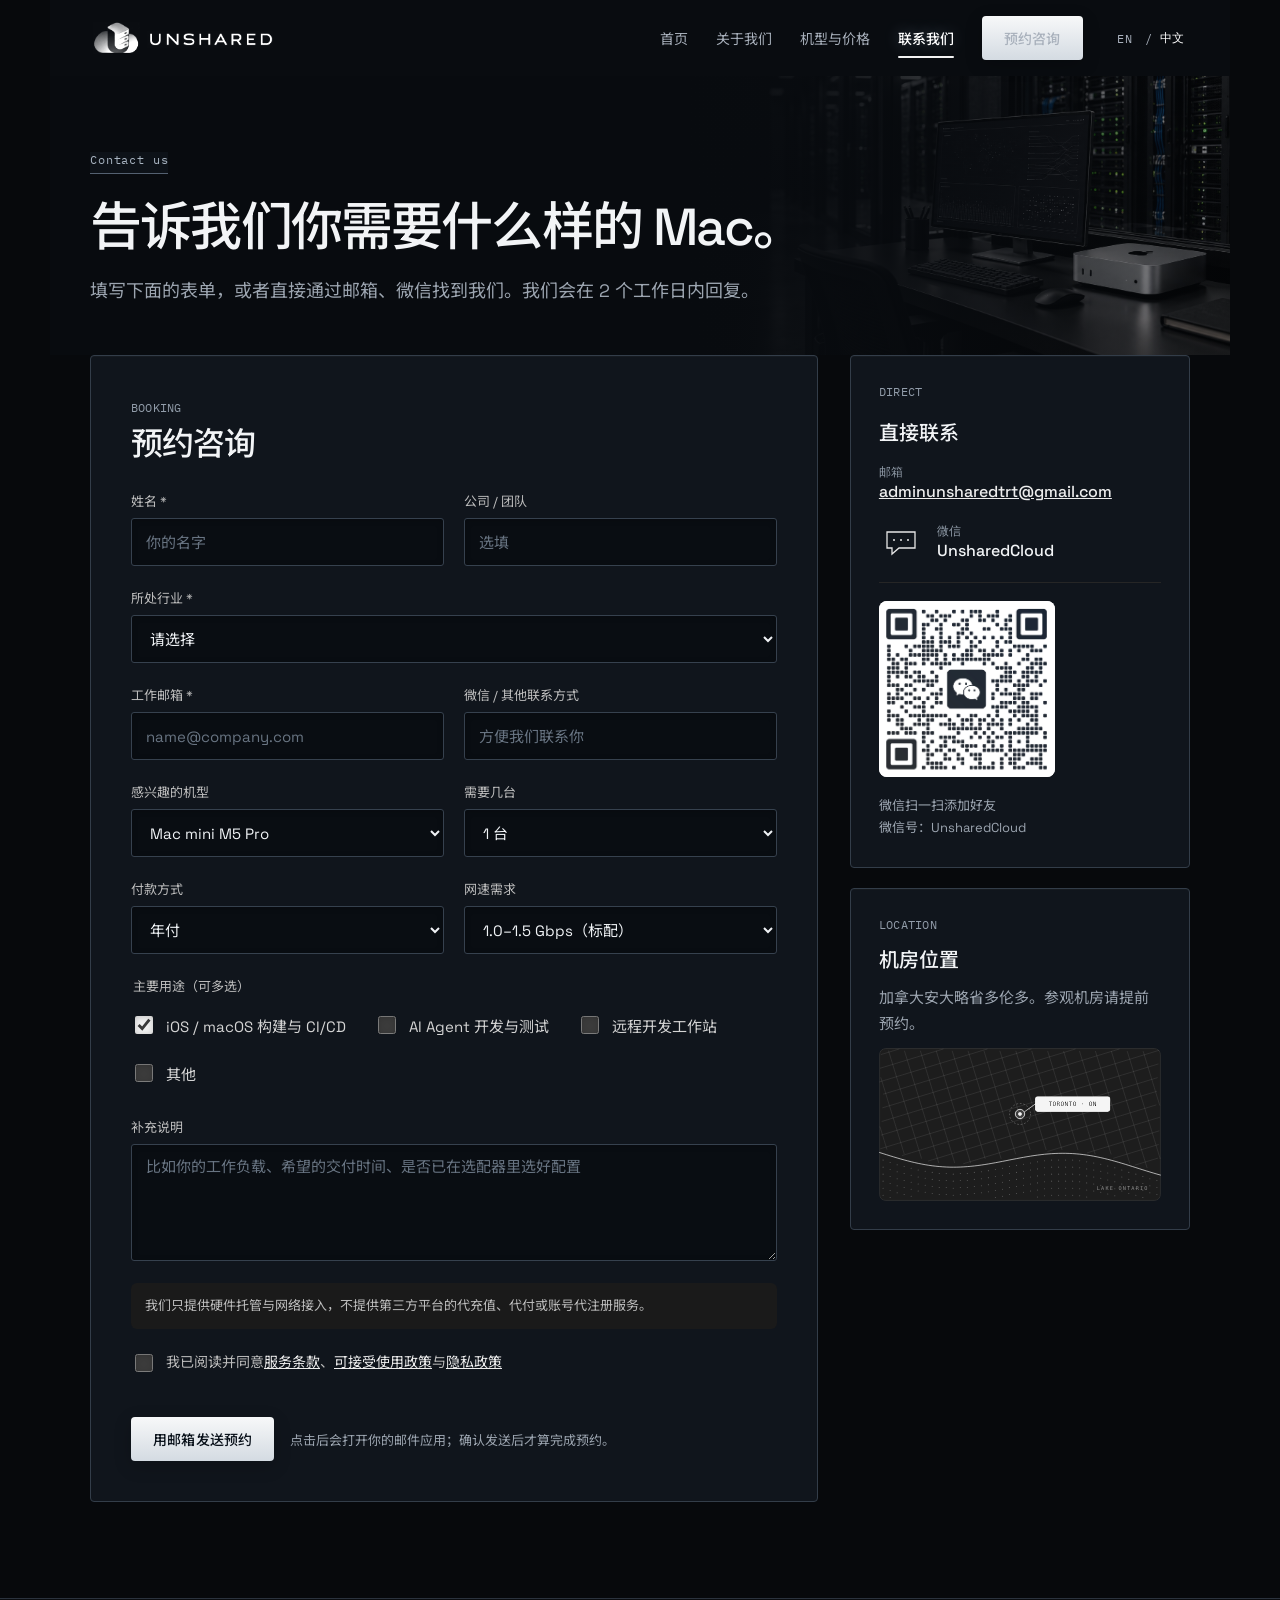
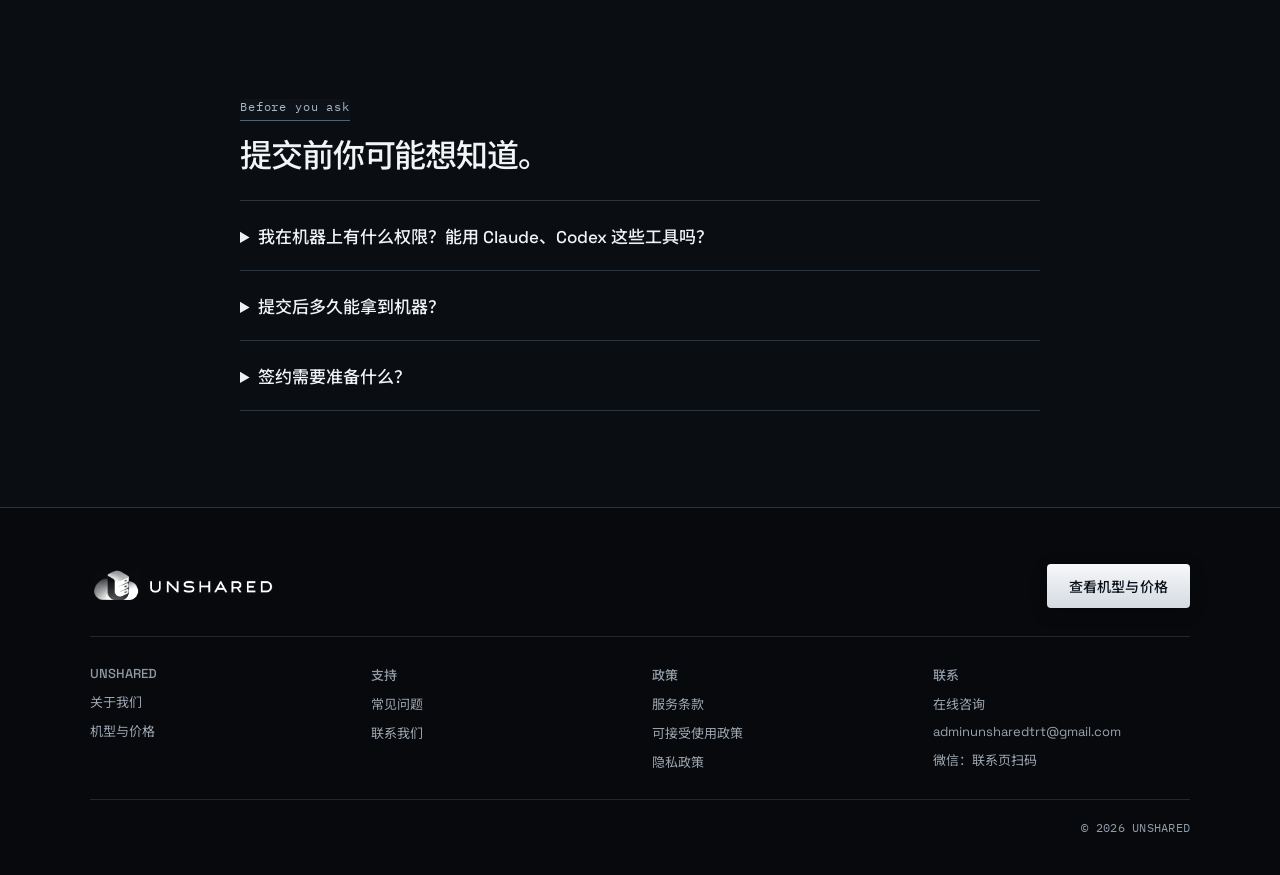
<file: cloud/contact.html>
<!doctype html>
<html lang="zh-CN">
<head>
<meta charset="utf-8">
<meta name="viewport" content="width=device-width, initial-scale=1">
<title>联系我们 · UNSHARED</title>
<meta name="description" content="预约咨询 UNSHARED 的多伦多独享 Mac 托管服务。">
<meta name="theme-color" content="#0a0a0a">
<meta property="og:type" content="website">
<meta property="og:title" content="联系我们 · UNSHARED">
<meta property="og:description" content="预约咨询 UNSHARED 的多伦多独享 Mac 托管服务。">
<meta name="robots" content="index, follow, max-image-preview:large, max-snippet:-1, max-video-preview:-1">
<meta name="geo.region" content="CA-ON">
<meta name="geo.placename" content="Toronto">
<meta name="geo.position" content="43.6532;-79.3832">
<meta name="ICBM" content="43.6532, -79.3832">
<meta property="og:site_name" content="UNSHARED">
<meta property="og:locale" content="zh_CN">
<meta property="og:locale:alternate" content="en_US">
<meta name="twitter:card" content="summary_large_image">
<meta name="twitter:title" content="联系我们 · UNSHARED">
<meta name="twitter:description" content="预约咨询 UNSHARED 的多伦多独享 Mac 托管服务。">
<link rel="stylesheet" href="assets/fonts/google-fonts.css">
<style>
body{margin:0;background:#0a0a0a}
a{color:#ededed}a:hover{color:#fff}
.wrap{max-width:1180px;margin:0 auto;padding:0 40px;box-sizing:border-box}
.mono{font-family:'IBM Plex Mono',monospace;font-size:12px;color:#a1a1a1;letter-spacing:.02em}
.mut{color:#a1a1a1}
.btn{display:inline-flex;align-items:center;justify-content:center;min-height:44px;padding:0 22px;border-radius:4px;background:#f2f2f2;color:#0a0a0a;text-decoration:none;font-size:14px;font-weight:500;border:0;font-family:inherit;cursor:pointer}
.btn:hover{color:#0a0a0a;background:#d4d4d4}
.btn-o{display:inline-flex;align-items:center;justify-content:center;min-height:44px;padding:0 20px;border-radius:4px;border:1px solid #6b6b6b;background:transparent;color:#ededed;text-decoration:none;font-size:14px;font-family:inherit;cursor:pointer}
.btn-o:hover{border-color:#ededed;color:#fff}
.lbl{display:inline-block;font-family:'IBM Plex Mono',monospace;font-size:12px;color:#a1a1a1;padding-bottom:6px;border-bottom:1px solid #6b6b6b}
.card{background:#111;border:1px solid #262626;border-radius:8px;padding:28px;box-sizing:border-box}
.sec{padding:96px 0;border-top:1px solid #262626}
.field{display:flex;flex-direction:column;gap:8px;font-size:13px;color:#bdbdbd}
.field input,.field select,.field textarea{font:inherit;font-size:15px;border:1px solid #333;border-radius:6px;background:#0d0d0d;min-height:48px;padding:10px 14px;box-sizing:border-box;width:100%;color:#ededed}
.field input::placeholder,.field textarea::placeholder{color:#6b6b6b}
.field input:focus,.field select:focus,.field textarea:focus{outline:2px solid #bdbdbd;outline-offset:1px;border-color:#6b6b6b}
.row2{display:grid;grid-template-columns:repeat(auto-fit,minmax(min(240px,100%),1fr));gap:20px}
.chk{display:flex;gap:10px;align-items:center;min-height:44px;font-size:15px;color:#d4d4d4}
.chk input{width:18px;height:18px;accent-color:#f2f2f2}
.wechat-qr-crop{position:relative;width:176px;height:176px;overflow:hidden;background:#fff;border-radius:8px;flex:none}
.wechat-qr-crop img{position:absolute;width:183px;height:auto;max-width:none;left:-3.5px;top:-22px;display:block}
h2{font-size:32px;font-weight:500;margin:16px 0 6px;line-height:1.2;color:#f5f5f5}
p{margin:0;line-height:1.7}

[hidden]{display:none !important}
.sr-only{position:absolute;width:1px;height:1px;padding:0;margin:-1px;overflow:hidden;clip:rect(0,0,0,0);white-space:nowrap;border:0}
.skip-link{position:absolute;left:16px;top:-60px;z-index:100;background:#f2f2f2;color:#0a0a0a;padding:10px 16px;border-radius:4px;font-size:14px;text-decoration:none}
.skip-link:focus{top:12px}
html{-webkit-text-size-adjust:100%}
@media (prefers-reduced-motion: no-preference){html{scroll-behavior:smooth}}
a:focus-visible,button:focus-visible,summary:focus-visible,input:focus-visible{outline:2px solid #f2f2f2;outline-offset:2px}
.site-header{display:flex;flex-wrap:wrap;justify-content:space-between;align-items:center;gap:16px;min-height:76px}
.brand{display:flex;align-items:center;gap:12px;text-decoration:none}
.brand-logo{display:block;width:190px;height:auto;filter:grayscale(1) invert(1) brightness(2) contrast(1.35);mix-blend-mode:screen}
.footer-brand-logo{width:190px}
.hdr-right{display:flex;align-items:center;gap:24px}
.nav-links{display:flex;flex-wrap:wrap;align-items:center;gap:28px;font-size:14px}
.nav-links a:not(.btn){text-decoration:none;color:#a1a1a1;position:relative}
.nav-links a:not(.btn):hover{color:#ededed}
.nav-links a[aria-current=page]{color:#fff;font-weight:500}
.nav-links a[aria-current=page]::after{content:"";position:absolute;left:0;right:0;bottom:-10px;height:2px;border-radius:2px;background:#f2f2f2}
.lang{display:flex;align-items:center;gap:2px;font-family:'IBM Plex Mono',monospace;font-size:12px;letter-spacing:.04em;color:#4d4d4d}
.lang a{display:inline-flex;align-items:center;justify-content:center;min-height:44px;min-width:36px;padding:0 4px;color:#8a8a8a;text-decoration:none;box-sizing:border-box}
.lang a:hover{color:#fff}
.lang a[aria-current=true]{color:#f5f5f5}
.burger{display:none;align-items:center;justify-content:center;width:44px;height:44px;border:1px solid #333;border-radius:6px;background:transparent;color:#ededed;cursor:pointer;padding:0}
.burger .i-close{display:none}
.burger[aria-expanded=true] .i-close{display:block}
.burger[aria-expanded=true] .i-open{display:none}
.m-menu{display:none}
.m-link{display:flex;align-items:center;justify-content:space-between;min-height:52px;border-bottom:1px solid #1f1f1f;color:#bdbdbd;text-decoration:none;font-size:16px}
.m-link[aria-current=page]{color:#fff;font-weight:500;box-shadow:inset 3px 0 0 #f2f2f2;padding-left:14px}
@media (max-width: 860px){
.wrap{padding:0 20px}
.nav-links{display:none !important}
.burger{display:inline-flex}
.hdr-right{gap:8px}
.m-menu.open{display:flex;flex-direction:column;padding:4px 20px 20px;border-bottom:1px solid #262626;background:#0d0d0d}
.sec{padding:64px 0}
h2{font-size:28px}
.pad-lg{padding:24px !important}
.fig-box{padding:16px !important}
.hero{padding-top:40px !important}
}
@media (max-width: 560px){
.card{padding:20px}
.brand-logo{width:152px}
.footer-brand-logo{width:152px}
}
@media (max-width: 400px){
.brand .mono{display:none}
.brand-logo{width:132px}
}
</style>
<link rel="stylesheet" href="assets/site-redesign.css?v=13">
</head>
<body class="inner-page page-contact">
<a class="skip-link" href="#main">跳到主要内容</a>

<div style="font-family: 'Space Grotesk', 'Noto Sans SC', sans-serif; color: #ededed; background: #0a0a0a">

<header class="wrap site-header">
<a href="index.html" class="brand" aria-label="UNSHARED"><img src="assets/brand-header.png?v=3" alt="UNSHARED" class="brand-logo" width="540" height="112"></a>
<div class="hdr-right">
<nav aria-label="主导航" class="nav-links"><a href="index.html">首页</a><a href="about.html">关于我们</a><a href="pricing.html">机型与价格</a><a href="contact.html" aria-current="page">联系我们</a><a href="contact.html" class="btn">预约咨询</a></nav>
<div class="lang" role="group" aria-label="Language / 语言"><a href="en/contact.html" hreflang="en" lang="en">EN</a><span aria-hidden="true">/</span><a href="contact.html" hreflang="zh-CN" lang="zh-CN" aria-current="true">中文</a></div>
<button type="button" class="burger" aria-label="打开菜单" aria-expanded="false" aria-controls="m-menu"><svg class="i-open" width="20" height="20" viewBox="0 0 20 20" fill="none" stroke="currentColor" stroke-width="1.5" aria-hidden="true"><path d="M3 6h14M3 10h14M3 14h14"></path></svg><svg class="i-close" width="20" height="20" viewBox="0 0 20 20" fill="none" stroke="currentColor" stroke-width="1.5" aria-hidden="true"><path d="M4 4l12 12M16 4L4 16"></path></svg></button>
</div>
</header>
<nav id="m-menu" aria-label="移动端导航" class="m-menu">
<a class="m-link" href="index.html">首页<span class="mono">→</span></a>
<a class="m-link" href="about.html">关于我们<span class="mono">→</span></a>
<a class="m-link" href="pricing.html">机型与价格<span class="mono">→</span></a>
<a class="m-link" href="contact.html" aria-current="page">联系我们<span class="mono">→</span></a>
<a href="contact.html" class="btn" style="margin-top: 16px">预约咨询</a>
</nav>

<main id="main" tabindex="-1"><section class="wrap hero" style="padding-top: 72px; padding-bottom: 48px">
<span class="lbl">Contact us</span>
<h1 style="font-size: clamp(32px, 7vw, 52px); font-weight: 500; line-height: 1.12; margin: 24px 0 0; color: #f5f5f5; max-width: 860px">告诉我们你需要什么样的 Mac。</h1>
<p class="mut" style="font-size: 18px; margin-top: 20px; max-width: 680px">填写下面的表单，或者直接通过邮箱、微信找到我们。我们会在 2 个工作日内回复。</p>
</section>

<section style="padding-bottom: 96px">
<div class="wrap" style="display: flex; flex-wrap: wrap; gap: 32px; align-items: flex-start">

<div class="card pad-lg" style="flex: 999 1 600px; min-width: 0; padding: 40px">
<div id="sent-box" hidden tabindex="-1" style="display: flex; flex-direction: column; gap: 16px; align-items: flex-start; padding: 40px 0" role="status">
<svg width="56" height="56" viewBox="0 0 56 56" fill="none" stroke="currentColor" stroke-width="1.4" aria-hidden="true" style="color: #f2f2f2"><circle cx="28" cy="28" r="26"></circle><path d="M17 29l7 7 15-16"></path></svg>
<h2 style="margin: 0">已收到你的预约。</h2>
<p class="mut">我们会在 2 个工作日内通过你留下的联系方式回复。</p>
<button type="button" class="btn" id="send-again">再提交一份</button>
</div>
<form id="booking-form" aria-label="预约咨询表单" style="display: flex; flex-direction: column; gap: 22px">
<input type="text" name="_gotcha" tabindex="-1" autocomplete="off" aria-hidden="true" style="position: absolute; left: -9999px; width: 1px; height: 1px">
<div><span class="mono">BOOKING</span><h2 style="margin-top: 8px">预约咨询</h2></div>
<div class="row2">
<label class="field">姓名 *<input type="text" name="name" autocomplete="name" placeholder="你的名字" required></label>
<label class="field">公司 / 团队<input type="text" name="company" autocomplete="organization" placeholder="选填"></label>
</div>
<label class="field">所处行业 *<select name="industry" required><option value="" disabled selected>请选择</option><option>软件 / 互联网</option><option>AI / 大模型</option><option>跨境电商</option><option>社媒与内容运营</option><option>广告与营销</option><option>游戏</option><option>金融科技</option><option>教育与科研</option><option>其他</option></select></label>
<div class="row2">
<label class="field">工作邮箱 *<input type="email" name="email" autocomplete="email" placeholder="name@company.com" required></label>
<label class="field">微信 / 其他联系方式<input type="text" name="im" placeholder="方便我们联系你"></label>
</div>
<div class="row2">
<label class="field">感兴趣的机型<select name="model"><option>Mac mini M6</option><option selected>Mac mini M5 Pro</option><option>Mac Studio M5 Max</option><option>Mac Studio M5 Ultra</option><option>还不确定，请推荐</option></select></label>
<label class="field">需要几台<select name="quantity"><option>1 台</option><option>2–5 台</option><option>6 台以上</option></select></label>
</div>
<div class="row2">
<label class="field">付款方式<select name="billing"><option>年付</option><option>月付</option><option>还没决定</option></select></label>
<label class="field">网速需求<select name="speed"><option>1.0–1.5 Gbps（标配）</option><option>2.5–3.0 Gbps</option><option>5.0–8.0 Gbps</option><option>还不确定</option></select></label>
</div>
<fieldset style="border: 0; padding: 0; margin: 0">
<legend style="font-size: 13px; color: #bdbdbd; margin-bottom: 8px">主要用途（可多选）</legend>
<div style="display: flex; flex-wrap: wrap; gap: 4px 28px">
<label class="chk"><input type="checkbox" name="use" value="iOS / macOS 构建与 CI/CD" checked> iOS / macOS 构建与 CI/CD</label>
<label class="chk"><input type="checkbox" name="use" value="AI Agent 开发与测试"> AI Agent 开发与测试</label>
<label class="chk"><input type="checkbox" name="use" value="远程开发工作站"> 远程开发工作站</label>
<label class="chk"><input type="checkbox" name="use" value="其他"> 其他</label>
</div>
</fieldset>
<label class="field">补充说明<textarea name="notes" rows="5" placeholder="比如你的工作负载、希望的交付时间、是否已在选配器里选好配置"></textarea></label>
<p style="font-size: 13px; color: #bdbdbd; background: #1a1a1a; border-radius: 6px; padding: 12px 14px">我们只提供硬件托管与网络接入，不提供第三方平台的代充值、代付或账号代注册服务。</p>
<label class="chk" style="font-size: 14px; color: #bdbdbd; align-items: flex-start"><input type="checkbox" name="agree" value="yes" required style="margin-top: 3px"> <span>我已阅读并同意<a href="policy.html#terms">服务条款</a>、<a href="policy.html#aup">可接受使用政策</a>与<a href="policy.html#privacy">隐私政策</a></span></label>
<p id="form-note" role="alert" hidden style="font-size: 14px; color: #f5f5f5; border: 1px solid #6b6b6b; border-radius: 6px; padding: 12px 14px"></p>
<div style="display: flex; flex-wrap: wrap; gap: 16px; align-items: center">
<button class="btn" type="submit">用邮箱发送预约</button>
<span class="mut" style="font-size: 13px; max-width: 360px">点击后会打开你的邮件应用；确认发送后才算完成预约。</span>
</div>
<div id="mail-fallback" hidden style="display: flex; flex-wrap: wrap; gap: 10px; align-items: center">
<a class="btn-o" id="open-mail-app">重新打开邮件应用</a>
<a class="btn-o" id="open-gmail-web" target="_blank" rel="noopener noreferrer">打开 Gmail 网页版</a>
<button class="btn-o" id="copy-mail-content" type="button">复制邮件内容</button>
</div>
</form>
</div>

<aside style="flex: 1 1 340px; min-width: 0; display: flex; flex-direction: column; gap: 20px">
<div class="card" style="display: flex; flex-direction: column; gap: 18px">
<span class="mono">DIRECT</span>
<h3 style="margin: 0; font-size: 20px; font-weight: 500; color: #f5f5f5">直接联系</h3>
<div><div class="mono">邮箱</div><a href="mailto:adminunsharedtrt@gmail.com" style="font-weight: 500; overflow-wrap: anywhere">adminunsharedtrt@gmail.com</a></div>
<div style="display: flex; gap: 14px; align-items: center">
<svg width="44" height="44" viewBox="0 0 44 44" fill="none" stroke="currentColor" stroke-width="1.3" aria-hidden="true" style="flex: none; color: #e6e6e6"><path d="M8 12h28v16H20l-7 6v-6H8z"></path><path d="M14 20h2M21 20h2M28 20h2"></path></svg>
<div><div class="mono">微信</div><div style="font-weight: 500">UnsharedCloud</div></div>
</div>
<div style="display: flex; flex-wrap: wrap; gap: 18px; align-items: center; border-top: 1px solid #262626; padding-top: 18px">
<div class="wechat-qr-crop" role="img" aria-label="微信二维码，联系账号 UnsharedCloud"><img src="assets/wechat-unsharedcloud.jpg" alt="" loading="lazy" decoding="async"></div>
<p class="mut" style="font-size: 13px; flex: 1 1 120px">微信扫一扫添加好友<br>微信号：UnsharedCloud</p>
</div>
</div>
<div class="card" style="display: flex; flex-direction: column; gap: 12px">
<span class="mono">LOCATION</span>
<h3 style="margin: 0; font-size: 20px; font-weight: 500; color: #f5f5f5">机房位置</h3>
<p class="mut" style="font-size: 15px">加拿大安大略省多伦多。参观机房请提前预约。</p>
<img src="assets/map-toronto.svg" alt="多伦多位置示意图，标出城市位置与安大略湖" style="width: 100%; height: auto; display: block; border-radius: 6px" loading="lazy" decoding="async">
</div>
</aside>

</div>
</section>

<section class="sec">
<div class="wrap" style="max-width: 880px">
<span class="lbl">Before you ask</span>
<h2>提交前你可能想知道。</h2>
<div style="margin-top: 24px; border-top: 1px solid #333">
<details style="border-bottom: 1px solid #262626; padding: 22px 0"><summary style="font-weight: 500; font-size: 17px; cursor: pointer; color: #f5f5f5">我在机器上有什么权限？能用 Claude、Codex 这些工具吗？</summary><p class="mut" style="margin-top: 12px">有完整的 macOS 管理员（sudo）权限。Claude Code、Codex、Gemini CLI 等 AI 工具和各家大模型、Xcode、Homebrew、Docker 都可以自己安装使用，这些服务的账号用你自己的名义注册。</p></details>
<details style="border-bottom: 1px solid #262626; padding: 22px 0"><summary style="font-weight: 500; font-size: 17px; cursor: pointer; color: #f5f5f5">提交后多久能拿到机器？</summary><p class="mut" style="margin-top: 12px">签约付款后 10 个工作日内交付远程访问。定制配置需要等 Apple 发货，时间会更长。</p></details>

<details style="border-bottom: 1px solid #262626; padding: 22px 0"><summary style="font-weight: 500; font-size: 17px; cursor: pointer; color: #f5f5f5">签约需要准备什么？</summary><p class="mut" style="margin-top: 12px">公司名称与注册信息、授权代表的姓名和职务，以及开票信息。双方同时签署服务协议与保密协议（NDA）。</p></details>
</div>
</div>
</section>

</main>
<footer style="border-top: 1px solid #262626; padding: 56px 0 40px">
<div class="wrap">
<div style="display: flex; flex-wrap: wrap; justify-content: space-between; align-items: center; gap: 16px; padding-bottom: 28px; border-bottom: 1px solid #262626">
<span style="display: flex; align-items: center"><img src="assets/brand-header.png?v=3" alt="UNSHARED" class="brand-logo footer-brand-logo" width="540" height="112" loading="lazy"></span>
<a href="pricing.html" class="btn">查看机型与价格</a>
</div>
<div style="display: grid; grid-template-columns: repeat(auto-fit, minmax(150px, 1fr)); gap: 24px; padding: 28px 0; font-size: 13px">
<div style="display: flex; flex-direction: column; gap: 10px"><b style="font-weight: 500">UNSHARED</b><a href="about.html" class="mut" style="text-decoration: none">关于我们</a><a href="pricing.html" class="mut" style="text-decoration: none">机型与价格</a></div>
<div style="display: flex; flex-direction: column; gap: 10px"><b style="font-weight: 500">支持</b><a href="pricing.html#faq" class="mut" style="text-decoration: none">常见问题</a><a href="contact.html" class="mut" style="text-decoration: none">联系我们</a></div>
<div style="display: flex; flex-direction: column; gap: 10px"><b style="font-weight: 500">政策</b><a href="policy.html#terms" class="mut" style="text-decoration: none">服务条款</a><a href="policy.html#aup" class="mut" style="text-decoration: none">可接受使用政策</a><a href="policy.html#privacy" class="mut" style="text-decoration: none">隐私政策</a></div>
<div style="display: flex; flex-direction: column; gap: 10px"><b style="font-weight: 500">联系</b><a href="contact.html" class="mut" style="text-decoration: none">在线咨询</a><a href="mailto:adminunsharedtrt@gmail.com" class="mut" style="text-decoration: none; overflow-wrap: anywhere">adminunsharedtrt@gmail.com</a><span class="mut">微信：联系页扫码</span></div>
</div>
<div class="mono" style="display: flex; flex-wrap: wrap; justify-content: space-between; gap: 12px; border-top: 1px solid #262626; padding-top: 20px"><span><br></span><span>© 2026 UNSHARED</span></div>
</div>
</footer>

</div>
<script src="js/site.js" defer></script>
<script src="js/contact.js" defer></script>
</body>
</html>
</file>
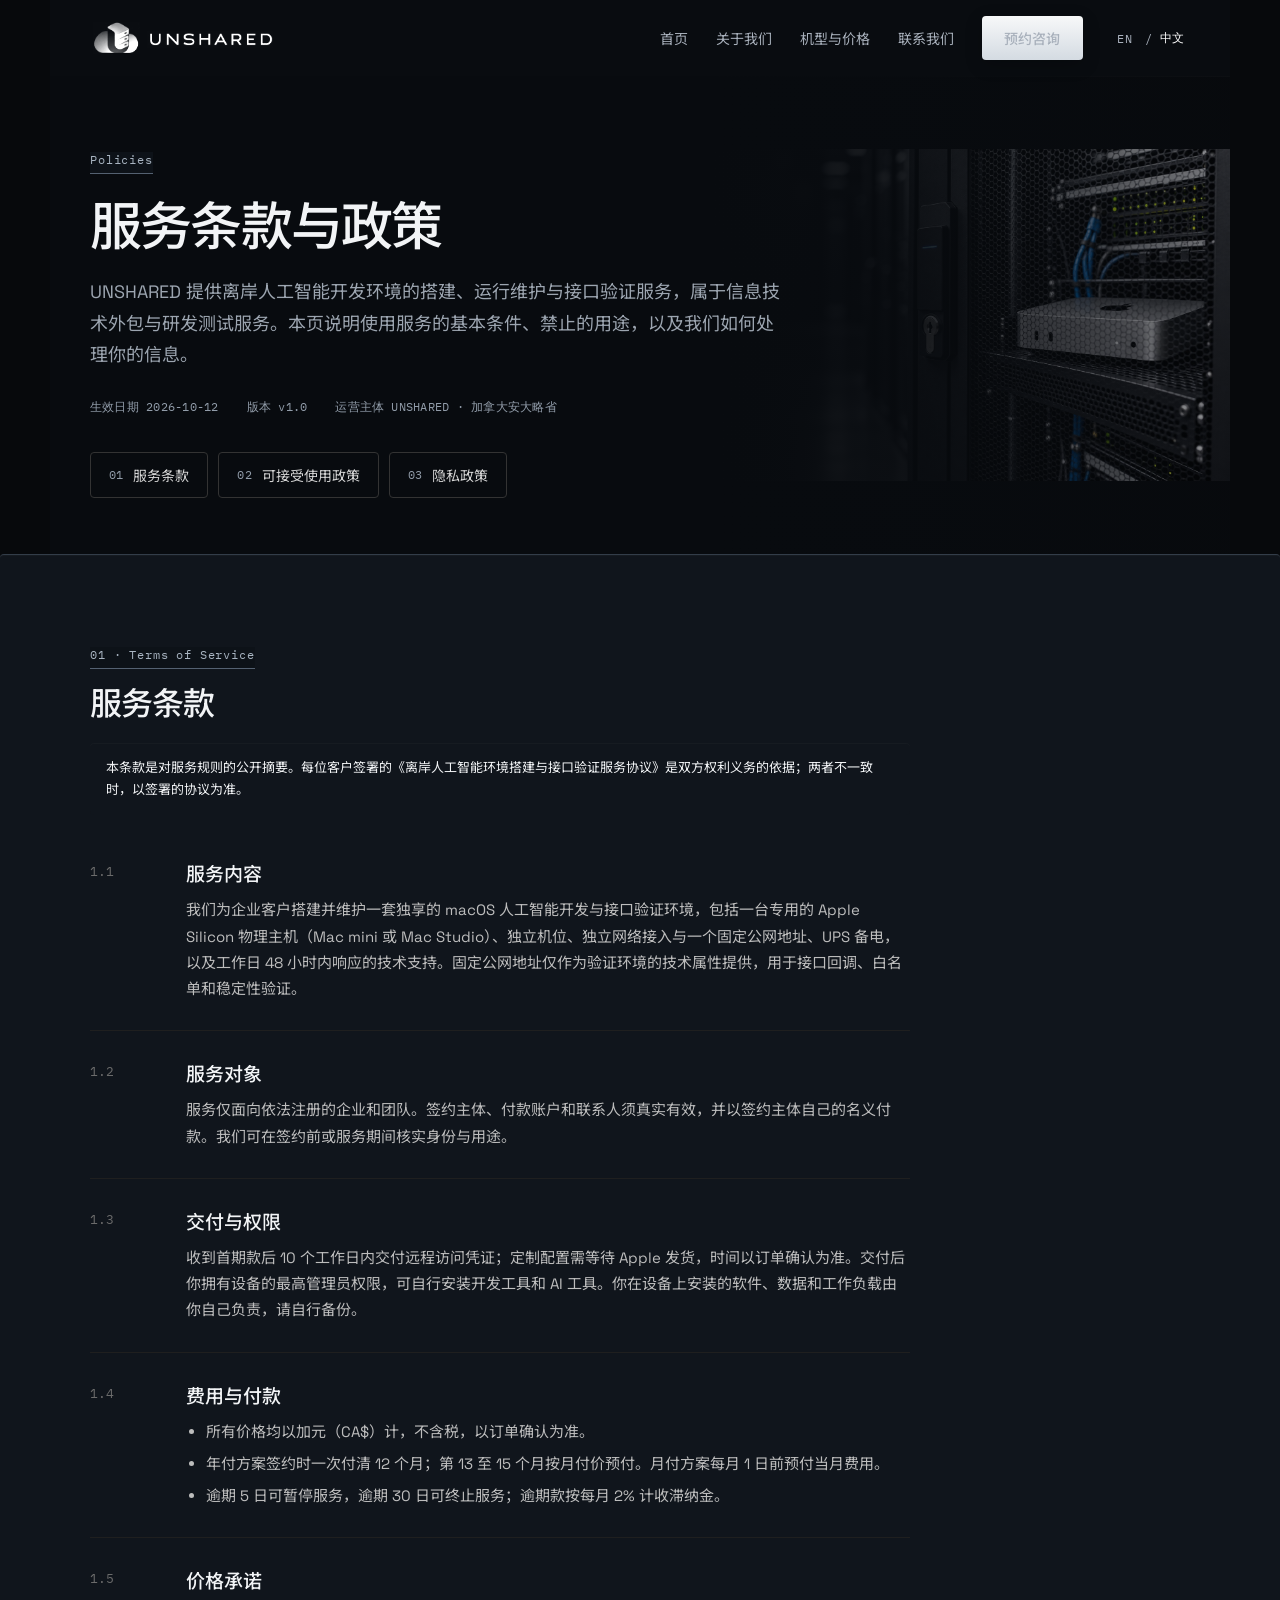
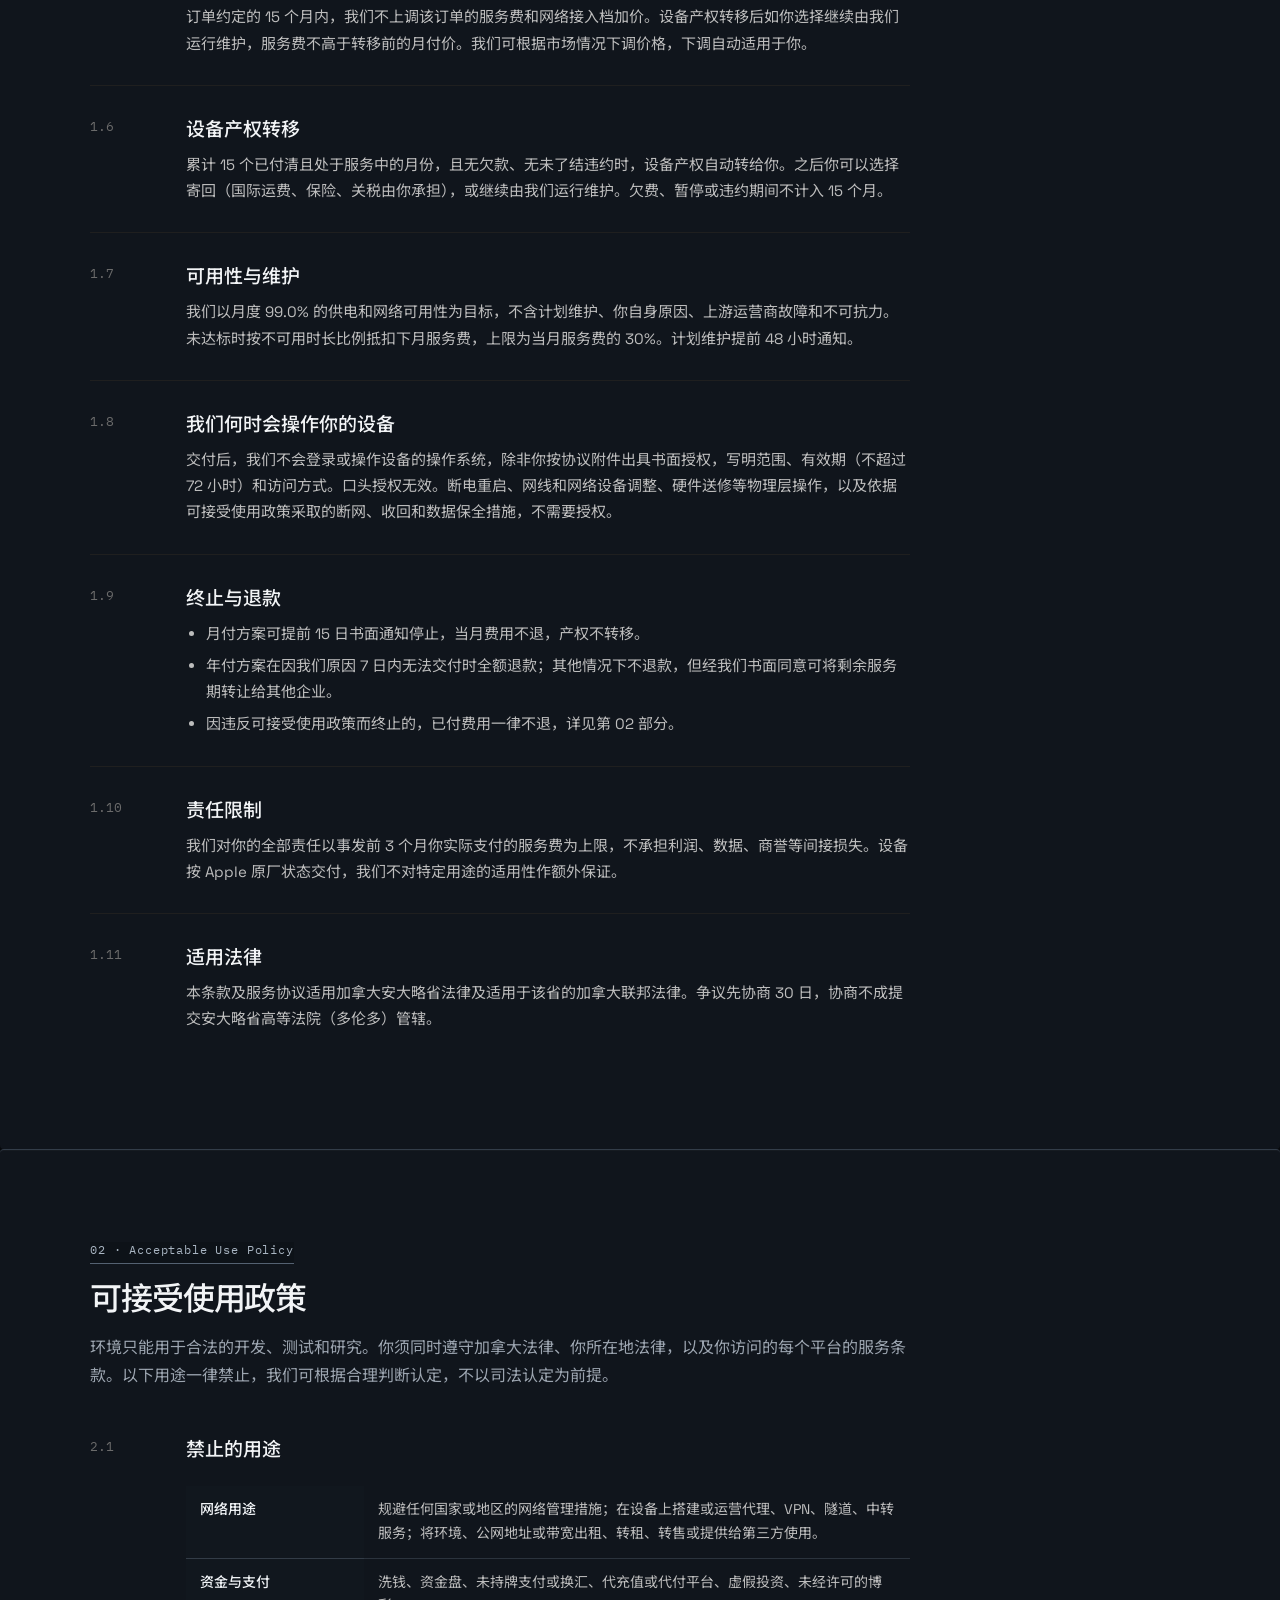
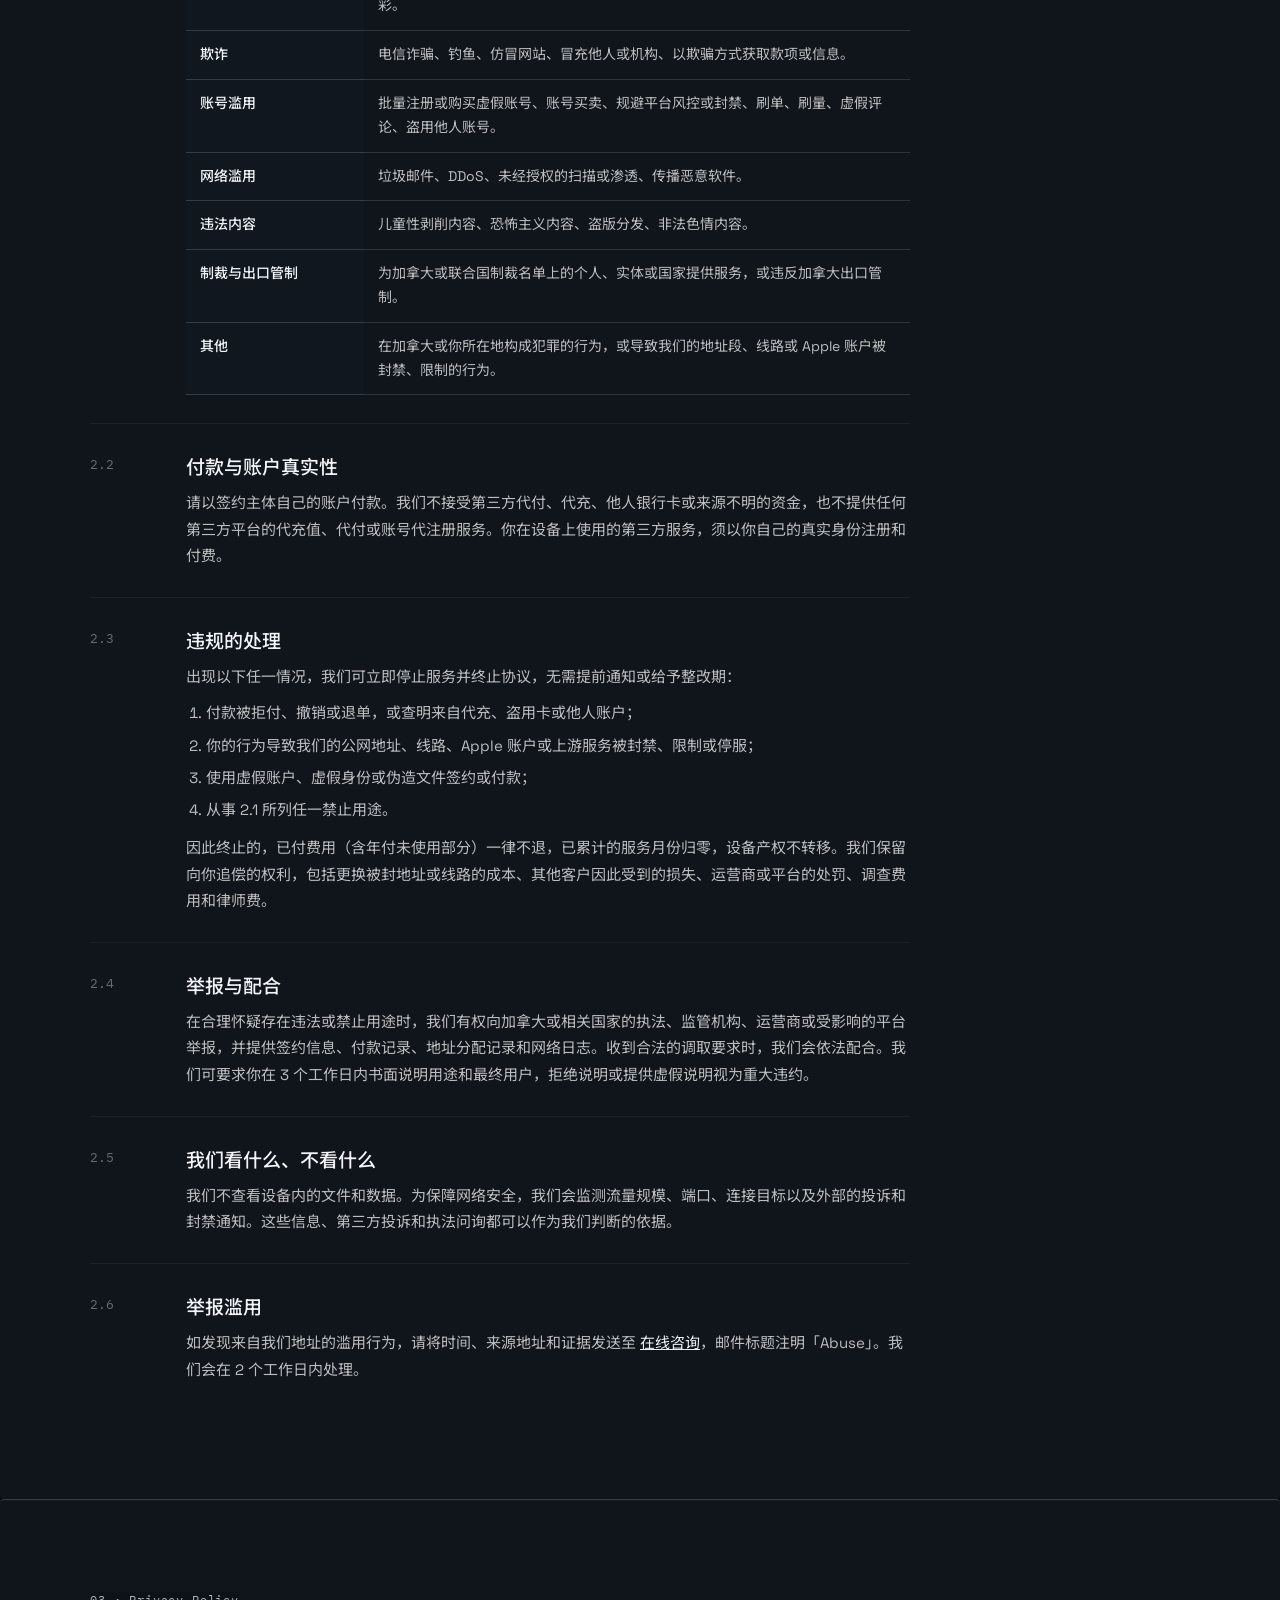
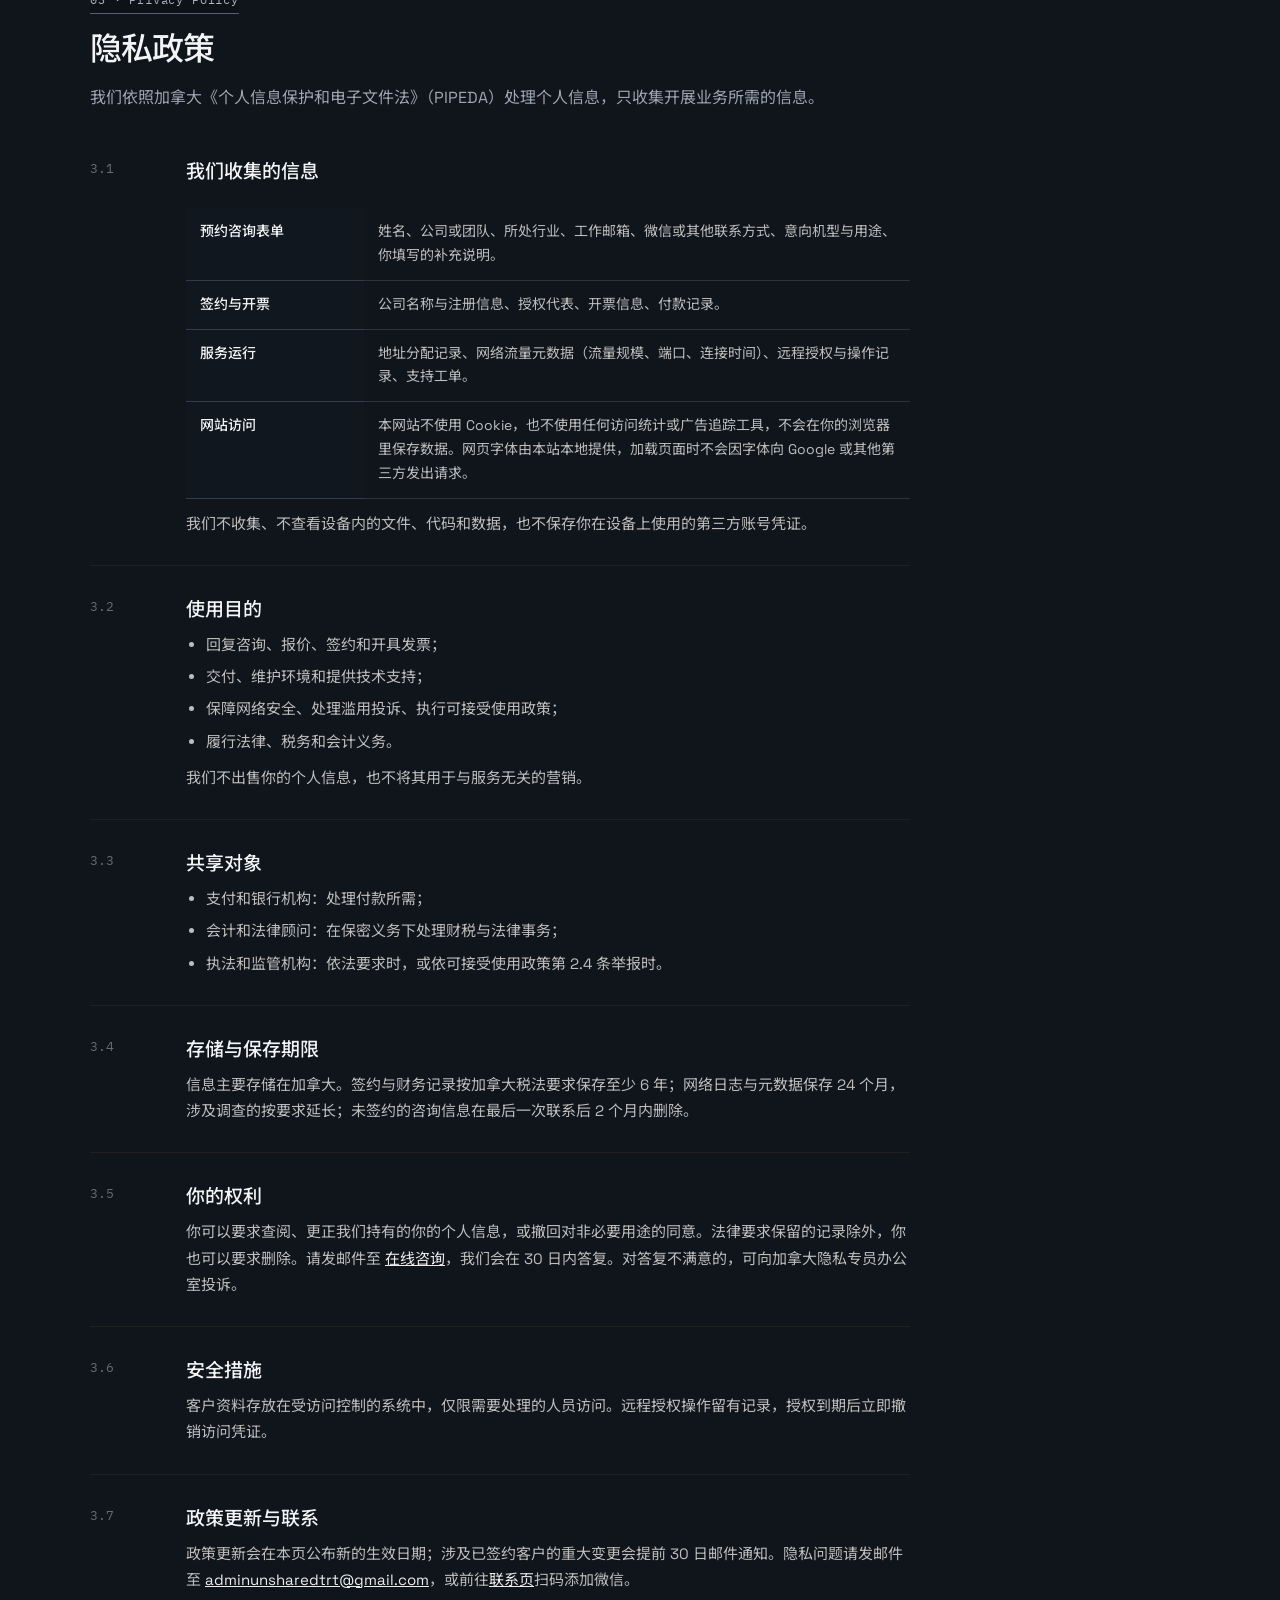
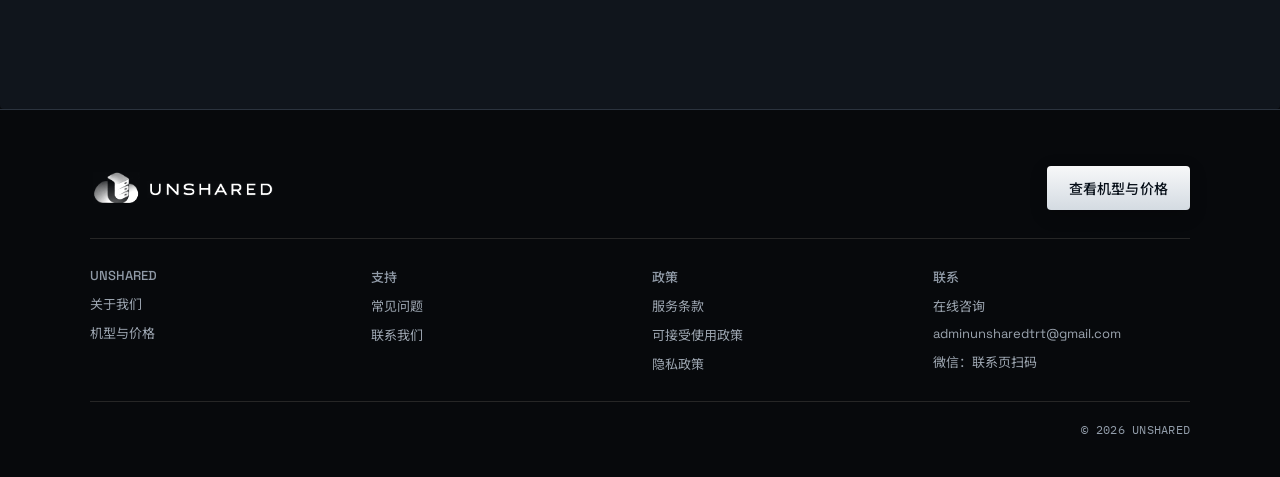
<file: cloud/policy.html>
<!doctype html>
<html lang="zh-CN">
<head>
<meta charset="utf-8">
<meta name="viewport" content="width=device-width, initial-scale=1">
<title>服务条款与政策 · UNSHARED</title>
<meta name="description" content="UNSHARED 的服务条款、可接受使用政策与隐私政策：服务内容、付款与价格承诺（加元 CA$）、设备产权转移、禁止用途与个人信息处理（PIPEDA）。">
<meta name="theme-color" content="#0a0a0a">
<meta property="og:type" content="website">
<meta property="og:title" content="服务条款与政策 · UNSHARED">
<meta property="og:description" content="UNSHARED 的服务条款、可接受使用政策与隐私政策：服务内容、付款与价格承诺（加元 CA$）、设备产权转移、禁止用途与个人信息处理（PIPEDA）。">
<meta name="robots" content="index, follow, max-image-preview:large, max-snippet:-1, max-video-preview:-1">
<meta name="geo.region" content="CA-ON">
<meta name="geo.placename" content="Toronto">
<meta name="geo.position" content="43.6532;-79.3832">
<meta name="ICBM" content="43.6532, -79.3832">
<meta property="og:site_name" content="UNSHARED">
<meta property="og:locale" content="zh_CN">
<meta property="og:locale:alternate" content="en_US">
<meta name="twitter:card" content="summary_large_image">
<meta name="twitter:title" content="服务条款与政策 · UNSHARED">
<meta name="twitter:description" content="UNSHARED 的服务条款、可接受使用政策与隐私政策：服务内容、付款与价格承诺（加元 CA$）、设备产权转移、禁止用途与个人信息处理（PIPEDA）。">
<link rel="stylesheet" href="assets/fonts/google-fonts.css">
<style>
body{margin:0;background:#0a0a0a}
a{color:#ededed}a:hover{color:#fff}
.wrap{max-width:1180px;margin:0 auto;padding:0 40px;box-sizing:border-box}
.mono{font-family:'IBM Plex Mono',monospace;font-size:12px;color:#a1a1a1;letter-spacing:.02em}
.mut{color:#a1a1a1}
.btn{display:inline-flex;align-items:center;justify-content:center;min-height:44px;padding:0 22px;border-radius:4px;background:#f2f2f2;color:#0a0a0a;text-decoration:none;font-size:14px;font-weight:500;border:0;font-family:inherit;cursor:pointer}
.btn:hover{color:#0a0a0a;background:#d4d4d4}
.lbl{display:inline-block;font-family:'IBM Plex Mono',monospace;font-size:12px;color:#a1a1a1;padding-bottom:6px;border-bottom:1px solid #6b6b6b}
.card{background:#111;border:1px solid #262626;border-radius:8px;padding:28px;box-sizing:border-box}
h2{font-size:32px;font-weight:500;margin:16px 0 6px;line-height:1.2;color:#f5f5f5}
p{margin:0;line-height:1.75}
.toc{display:flex;flex-wrap:wrap;gap:10px}
.toc a{display:inline-flex;align-items:center;gap:10px;min-height:44px;padding:0 18px;border:1px solid #333;border-radius:4px;text-decoration:none;font-size:14px;color:#d4d4d4}
.toc a:hover{border-color:#6b6b6b;color:#fff}
.doc{padding:88px 0;border-top:1px solid #262626}
.doc-in{max-width:820px}
.clause{display:grid;grid-template-columns:72px minmax(0,1fr);gap:8px 24px;padding:28px 0;border-top:1px solid #1f1f1f}
.clause:first-of-type{border-top:0}
.clause .no{font-family:'IBM Plex Mono',monospace;font-size:13px;color:#6b6b6b;padding-top:4px}
.clause h3{margin:0 0 10px;font-size:19px;font-weight:500;color:#f5f5f5}
.clause p,.clause li{color:#bdbdbd;font-size:15px;line-height:1.75}
.clause ul,.clause ol{margin:10px 0 0;padding-left:20px;display:flex;flex-direction:column;gap:6px}
.tbl{width:100%;border-collapse:collapse;font-size:14px;margin-top:14px}
.tbl th{text-align:left;font-weight:500;color:#ededed;padding:12px 14px;border-bottom:1px solid #333;vertical-align:top;width:150px}
.tbl td{color:#bdbdbd;padding:12px 14px;border-bottom:1px solid #1f1f1f;line-height:1.7;vertical-align:top}
.note{font-size:13px;color:#bdbdbd;background:#1a1a1a;border-radius:6px;padding:14px 16px;line-height:1.7}
.tbl-box{overflow-x:auto}
@media (max-width: 860px){
.doc{padding:56px 0}
h2{font-size:28px}
.clause{grid-template-columns:minmax(0,1fr)}
.tbl th{width:auto}
}

[hidden]{display:none !important}
.sr-only{position:absolute;width:1px;height:1px;padding:0;margin:-1px;overflow:hidden;clip:rect(0,0,0,0);white-space:nowrap;border:0}
.skip-link{position:absolute;left:16px;top:-60px;z-index:100;background:#f2f2f2;color:#0a0a0a;padding:10px 16px;border-radius:4px;font-size:14px;text-decoration:none}
.skip-link:focus{top:12px}
html{-webkit-text-size-adjust:100%}
@media (prefers-reduced-motion: no-preference){html{scroll-behavior:smooth}}
a:focus-visible,button:focus-visible,summary:focus-visible,input:focus-visible{outline:2px solid #f2f2f2;outline-offset:2px}
.site-header{display:flex;flex-wrap:wrap;justify-content:space-between;align-items:center;gap:16px;min-height:76px}
.brand{display:flex;align-items:center;gap:12px;text-decoration:none}
.brand-logo{display:block;width:190px;height:auto;filter:grayscale(1) invert(1) brightness(2) contrast(1.35);mix-blend-mode:screen}
.footer-brand-logo{width:190px}
.hdr-right{display:flex;align-items:center;gap:24px}
.nav-links{display:flex;flex-wrap:wrap;align-items:center;gap:28px;font-size:14px}
.nav-links a:not(.btn){text-decoration:none;color:#a1a1a1;position:relative}
.nav-links a:not(.btn):hover{color:#ededed}
.nav-links a[aria-current=page]{color:#fff;font-weight:500}
.nav-links a[aria-current=page]::after{content:"";position:absolute;left:0;right:0;bottom:-10px;height:2px;border-radius:2px;background:#f2f2f2}
.lang{display:flex;align-items:center;gap:2px;font-family:'IBM Plex Mono',monospace;font-size:12px;letter-spacing:.04em;color:#4d4d4d}
.lang a{display:inline-flex;align-items:center;justify-content:center;min-height:44px;min-width:36px;padding:0 4px;color:#8a8a8a;text-decoration:none;box-sizing:border-box}
.lang a:hover{color:#fff}
.lang a[aria-current=true]{color:#f5f5f5}
.burger{display:none;align-items:center;justify-content:center;width:44px;height:44px;border:1px solid #333;border-radius:6px;background:transparent;color:#ededed;cursor:pointer;padding:0}
.burger .i-close{display:none}
.burger[aria-expanded=true] .i-close{display:block}
.burger[aria-expanded=true] .i-open{display:none}
.m-menu{display:none}
.m-link{display:flex;align-items:center;justify-content:space-between;min-height:52px;border-bottom:1px solid #1f1f1f;color:#bdbdbd;text-decoration:none;font-size:16px}
.m-link[aria-current=page]{color:#fff;font-weight:500;box-shadow:inset 3px 0 0 #f2f2f2;padding-left:14px}
@media (max-width: 860px){
.wrap{padding:0 20px}
.nav-links{display:none !important}
.burger{display:inline-flex}
.hdr-right{gap:8px}
.m-menu.open{display:flex;flex-direction:column;padding:4px 20px 20px;border-bottom:1px solid #262626;background:#0d0d0d}
.sec{padding:64px 0}
h2{font-size:28px}
.pad-lg{padding:24px !important}
.fig-box{padding:16px !important}
.hero{padding-top:40px !important}
}
@media (max-width: 560px){
.card{padding:20px}
.brand-logo{width:152px}
.footer-brand-logo{width:152px}
}
@media (max-width: 400px){
.brand .mono{display:none}
.brand-logo{width:132px}
}
</style>
<link rel="stylesheet" href="assets/site-redesign.css?v=13">
</head>
<body class="inner-page page-policy">
<a class="skip-link" href="#main">跳到主要内容</a>

<div style="font-family: 'Space Grotesk', 'Noto Sans SC', sans-serif; color: #ededed; background: #0a0a0a">

<header class="wrap site-header">
<a href="index.html" class="brand" aria-label="UNSHARED"><img src="assets/brand-header.png?v=3" alt="UNSHARED" class="brand-logo" width="540" height="112"></a>
<div class="hdr-right">
<nav aria-label="主导航" class="nav-links"><a href="index.html">首页</a><a href="about.html">关于我们</a><a href="pricing.html">机型与价格</a><a href="contact.html">联系我们</a><a href="contact.html" class="btn">预约咨询</a></nav>
<div class="lang" role="group" aria-label="Language / 语言"><a href="en/policy.html" hreflang="en" lang="en">EN</a><span aria-hidden="true">/</span><a href="policy.html" hreflang="zh-CN" lang="zh-CN" aria-current="true">中文</a></div>
<button type="button" class="burger" aria-label="打开菜单" aria-expanded="false" aria-controls="m-menu"><svg class="i-open" width="20" height="20" viewBox="0 0 20 20" fill="none" stroke="currentColor" stroke-width="1.5" aria-hidden="true"><path d="M3 6h14M3 10h14M3 14h14"></path></svg><svg class="i-close" width="20" height="20" viewBox="0 0 20 20" fill="none" stroke="currentColor" stroke-width="1.5" aria-hidden="true"><path d="M4 4l12 12M16 4L4 16"></path></svg></button>
</div>
</header>
<nav id="m-menu" aria-label="移动端导航" class="m-menu">
<a class="m-link" href="index.html">首页<span class="mono">→</span></a>
<a class="m-link" href="about.html">关于我们<span class="mono">→</span></a>
<a class="m-link" href="pricing.html">机型与价格<span class="mono">→</span></a>
<a class="m-link" href="contact.html">联系我们<span class="mono">→</span></a>
<a href="contact.html" class="btn" style="margin-top: 16px">预约咨询</a>
</nav>

<main id="main" tabindex="-1"><section class="wrap hero" style="padding-top: 72px; padding-bottom: 56px">
<span class="lbl">Policies</span>
<h1 style="font-size: clamp(32px, 7vw, 52px); font-weight: 500; line-height: 1.12; margin: 24px 0 0; color: #f5f5f5; max-width: 860px">服务条款与政策</h1>
<p class="mut" style="font-size: 18px; margin-top: 20px; max-width: 700px">UNSHARED 提供离岸人工智能开发环境的搭建、运行维护与接口验证服务，属于信息技术外包与研发测试服务。本页说明使用服务的基本条件、禁止的用途，以及我们如何处理你的信息。</p>
<div class="mono" style="display: flex; flex-wrap: wrap; gap: 8px 28px; margin-top: 28px"><span>生效日期 2026-10-12</span><span>版本 v1.0</span><span>运营主体 UNSHARED · 加拿大安大略省</span></div>
<nav aria-label="本页目录" class="toc" style="margin-top: 36px">
<a href="#terms"><span class="mono">01</span>服务条款</a>
<a href="#aup"><span class="mono">02</span>可接受使用政策</a>
<a href="#privacy"><span class="mono">03</span>隐私政策</a>
</nav>
</section>

<!-- 01 服务条款 -->
<section id="terms" class="doc">
<div class="wrap"><div class="doc-in">
<span class="lbl">01 · Terms of Service</span>
<h2>服务条款</h2>
<p class="note" style="margin-top: 20px">本条款是对服务规则的公开摘要。每位客户签署的《离岸人工智能环境搭建与接口验证服务协议》是双方权利义务的依据；两者不一致时，以签署的协议为准。</p>

<div style="margin-top: 16px">
<div class="clause"><span class="no">1.1</span><div><h3>服务内容</h3><p>我们为企业客户搭建并维护一套独享的 macOS 人工智能开发与接口验证环境，包括一台专用的 Apple Silicon 物理主机（Mac mini 或 Mac Studio）、独立机位、独立网络接入与一个固定公网地址、UPS 备电，以及工作日 48 小时内响应的技术支持。固定公网地址仅作为验证环境的技术属性提供，用于接口回调、白名单和稳定性验证。</p></div></div>

<div class="clause"><span class="no">1.2</span><div><h3>服务对象</h3><p>服务仅面向依法注册的企业和团队。签约主体、付款账户和联系人须真实有效，并以签约主体自己的名义付款。我们可在签约前或服务期间核实身份与用途。</p></div></div>

<div class="clause"><span class="no">1.3</span><div><h3>交付与权限</h3><p>收到首期款后 10 个工作日内交付远程访问凭证；定制配置需等待 Apple 发货，时间以订单确认为准。交付后你拥有设备的最高管理员权限，可自行安装开发工具和 AI 工具。你在设备上安装的软件、数据和工作负载由你自己负责，请自行备份。</p></div></div>

<div class="clause"><span class="no">1.4</span><div><h3>费用与付款</h3><ul><li>所有价格均以加元（CA$）计，不含税，以订单确认为准。</li><li>年付方案签约时一次付清 12 个月；第 13 至 15 个月按月付价预付。月付方案每月 1 日前预付当月费用。</li><li>逾期 5 日可暂停服务，逾期 30 日可终止服务；逾期款按每月 2% 计收滞纳金。</li></ul></div></div>

<div class="clause"><span class="no">1.5</span><div><h3>价格承诺</h3><p>订单约定的 15 个月内，我们不上调该订单的服务费和网络接入档加价。设备产权转移后如你选择继续由我们运行维护，服务费不高于转移前的月付价。我们可根据市场情况下调价格，下调自动适用于你。</p></div></div>

<div class="clause"><span class="no">1.6</span><div><h3>设备产权转移</h3><p>累计 15 个已付清且处于服务中的月份，且无欠款、无未了结违约时，设备产权自动转给你。之后你可以选择寄回（国际运费、保险、关税由你承担），或继续由我们运行维护。欠费、暂停或违约期间不计入 15 个月。</p></div></div>

<div class="clause"><span class="no">1.7</span><div><h3>可用性与维护</h3><p>我们以月度 99.0% 的供电和网络可用性为目标，不含计划维护、你自身原因、上游运营商故障和不可抗力。未达标时按不可用时长比例抵扣下月服务费，上限为当月服务费的 30%。计划维护提前 48 小时通知。</p></div></div>

<div class="clause"><span class="no">1.8</span><div><h3>我们何时会操作你的设备</h3><p>交付后，我们不会登录或操作设备的操作系统，除非你按协议附件出具书面授权，写明范围、有效期（不超过 72 小时）和访问方式。口头授权无效。断电重启、网线和网络设备调整、硬件送修等物理层操作，以及依据可接受使用政策采取的断网、收回和数据保全措施，不需要授权。</p></div></div>

<div class="clause"><span class="no">1.9</span><div><h3>终止与退款</h3><ul><li>月付方案可提前 15 日书面通知停止，当月费用不退，产权不转移。</li><li>年付方案在因我们原因 7 日内无法交付时全额退款；其他情况下不退款，但经我们书面同意可将剩余服务期转让给其他企业。</li><li>因违反可接受使用政策而终止的，已付费用一律不退，详见第 02 部分。</li></ul></div></div>

<div class="clause"><span class="no">1.10</span><div><h3>责任限制</h3><p>我们对你的全部责任以事发前 3 个月你实际支付的服务费为上限，不承担利润、数据、商誉等间接损失。设备按 Apple 原厂状态交付，我们不对特定用途的适用性作额外保证。</p></div></div>

<div class="clause"><span class="no">1.11</span><div><h3>适用法律</h3><p>本条款及服务协议适用加拿大安大略省法律及适用于该省的加拿大联邦法律。争议先协商 30 日，协商不成提交安大略省高等法院（多伦多）管辖。</p></div></div>
</div>
</div></div>
</section>

<!-- 02 可接受使用政策 -->
<section id="aup" class="doc">
<div class="wrap"><div class="doc-in">
<span class="lbl">02 · Acceptable Use Policy</span>
<h2>可接受使用政策</h2>
<p class="mut" style="font-size: 16px; margin-top: 16px">环境只能用于合法的开发、测试和研究。你须同时遵守加拿大法律、你所在地法律，以及你访问的每个平台的服务条款。以下用途一律禁止，我们可根据合理判断认定，不以司法认定为前提。</p>

<div style="margin-top: 16px">
<div class="clause"><span class="no">2.1</span><div><h3>禁止的用途</h3>
<div class="tbl-box"><table class="tbl">
<tbody>
<tr><th scope="row">网络用途</th><td>规避任何国家或地区的网络管理措施；在设备上搭建或运营代理、VPN、隧道、中转服务；将环境、公网地址或带宽出租、转租、转售或提供给第三方使用。</td></tr>
<tr><th scope="row">资金与支付</th><td>洗钱、资金盘、未持牌支付或换汇、代充值或代付平台、虚假投资、未经许可的博彩。</td></tr>
<tr><th scope="row">欺诈</th><td>电信诈骗、钓鱼、仿冒网站、冒充他人或机构、以欺骗方式获取款项或信息。</td></tr>
<tr><th scope="row">账号滥用</th><td>批量注册或购买虚假账号、账号买卖、规避平台风控或封禁、刷单、刷量、虚假评论、盗用他人账号。</td></tr>
<tr><th scope="row">网络滥用</th><td>垃圾邮件、DDoS、未经授权的扫描或渗透、传播恶意软件。</td></tr>
<tr><th scope="row">违法内容</th><td>儿童性剥削内容、恐怖主义内容、盗版分发、非法色情内容。</td></tr>
<tr><th scope="row">制裁与出口管制</th><td>为加拿大或联合国制裁名单上的个人、实体或国家提供服务，或违反加拿大出口管制。</td></tr>
<tr><th scope="row">其他</th><td>在加拿大或你所在地构成犯罪的行为，或导致我们的地址段、线路或 Apple 账户被封禁、限制的行为。</td></tr>
</tbody>
</table></div>
</div></div>

<div class="clause"><span class="no">2.2</span><div><h3>付款与账户真实性</h3><p>请以签约主体自己的账户付款。我们不接受第三方代付、代充、他人银行卡或来源不明的资金，也不提供任何第三方平台的代充值、代付或账号代注册服务。你在设备上使用的第三方服务，须以你自己的真实身份注册和付费。</p></div></div>

<div class="clause"><span class="no">2.3</span><div><h3>违规的处理</h3><p>出现以下任一情况，我们可立即停止服务并终止协议，无需提前通知或给予整改期：</p>
<ol><li>付款被拒付、撤销或退单，或查明来自代充、盗用卡或他人账户；</li><li>你的行为导致我们的公网地址、线路、Apple 账户或上游服务被封禁、限制或停服；</li><li>使用虚假账户、虚假身份或伪造文件签约或付款；</li><li>从事 2.1 所列任一禁止用途。</li></ol>
<p style="margin-top: 12px">因此终止的，已付费用（含年付未使用部分）一律不退，已累计的服务月份归零，设备产权不转移。我们保留向你追偿的权利，包括更换被封地址或线路的成本、其他客户因此受到的损失、运营商或平台的处罚、调查费用和律师费。</p></div></div>

<div class="clause"><span class="no">2.4</span><div><h3>举报与配合</h3><p>在合理怀疑存在违法或禁止用途时，我们有权向加拿大或相关国家的执法、监管机构、运营商或受影响的平台举报，并提供签约信息、付款记录、地址分配记录和网络日志。收到合法的调取要求时，我们会依法配合。我们可要求你在 3 个工作日内书面说明用途和最终用户，拒绝说明或提供虚假说明视为重大违约。</p></div></div>

<div class="clause"><span class="no">2.5</span><div><h3>我们看什么、不看什么</h3><p>我们不查看设备内的文件和数据。为保障网络安全，我们会监测流量规模、端口、连接目标以及外部的投诉和封禁通知。这些信息、第三方投诉和执法问询都可以作为我们判断的依据。</p></div></div>

<div class="clause"><span class="no">2.6</span><div><h3>举报滥用</h3><p>如发现来自我们地址的滥用行为，请将时间、来源地址和证据发送至 <a href="contact.html">在线咨询</a>，邮件标题注明「Abuse」。我们会在 2 个工作日内处理。</p></div></div>
</div>
</div></div>
</section>

<!-- 03 隐私政策 -->
<section id="privacy" class="doc">
<div class="wrap"><div class="doc-in">
<span class="lbl">03 · Privacy Policy</span>
<h2>隐私政策</h2>
<p class="mut" style="font-size: 16px; margin-top: 16px">我们依照加拿大《个人信息保护和电子文件法》（PIPEDA）处理个人信息，只收集开展业务所需的信息。</p>

<div style="margin-top: 16px">
<div class="clause"><span class="no">3.1</span><div><h3>我们收集的信息</h3>
<div class="tbl-box"><table class="tbl">
<tbody>
<tr><th scope="row">预约咨询表单</th><td>姓名、公司或团队、所处行业、工作邮箱、微信或其他联系方式、意向机型与用途、你填写的补充说明。</td></tr>
<tr><th scope="row">签约与开票</th><td>公司名称与注册信息、授权代表、开票信息、付款记录。</td></tr>
<tr><th scope="row">服务运行</th><td>地址分配记录、网络流量元数据（流量规模、端口、连接时间）、远程授权与操作记录、支持工单。</td></tr>
<tr><th scope="row">网站访问</th><td>本网站不使用 Cookie，也不使用任何访问统计或广告追踪工具，不会在你的浏览器里保存数据。网页字体由本站本地提供，加载页面时不会因字体向 Google 或其他第三方发出请求。</td></tr>
</tbody>
</table></div>
<p style="margin-top: 12px">我们不收集、不查看设备内的文件、代码和数据，也不保存你在设备上使用的第三方账号凭证。</p>
</div></div>

<div class="clause"><span class="no">3.2</span><div><h3>使用目的</h3><ul><li>回复咨询、报价、签约和开具发票；</li><li>交付、维护环境和提供技术支持；</li><li>保障网络安全、处理滥用投诉、执行可接受使用政策；</li><li>履行法律、税务和会计义务。</li></ul><p style="margin-top: 10px">我们不出售你的个人信息，也不将其用于与服务无关的营销。</p></div></div>

<div class="clause"><span class="no">3.3</span><div><h3>共享对象</h3><ul><li>支付和银行机构：处理付款所需；</li><li>会计和法律顾问：在保密义务下处理财税与法律事务；</li><li>执法和监管机构：依法要求时，或依可接受使用政策第 2.4 条举报时。</li></ul></div></div>

<div class="clause"><span class="no">3.4</span><div><h3>存储与保存期限</h3><p>信息主要存储在加拿大。签约与财务记录按加拿大税法要求保存至少 6 年；网络日志与元数据保存 24 个月，涉及调查的按要求延长；未签约的咨询信息在最后一次联系后 2 个月内删除。</p></div></div>

<div class="clause"><span class="no">3.5</span><div><h3>你的权利</h3><p>你可以要求查阅、更正我们持有的你的个人信息，或撤回对非必要用途的同意。法律要求保留的记录除外，你也可以要求删除。请发邮件至 <a href="contact.html">在线咨询</a>，我们会在 30 日内答复。对答复不满意的，可向加拿大隐私专员办公室投诉。</p></div></div>

<div class="clause"><span class="no">3.6</span><div><h3>安全措施</h3><p>客户资料存放在受访问控制的系统中，仅限需要处理的人员访问。远程授权操作留有记录，授权到期后立即撤销访问凭证。</p></div></div>

<div class="clause"><span class="no">3.7</span><div><h3>政策更新与联系</h3><p>政策更新会在本页公布新的生效日期；涉及已签约客户的重大变更会提前 30 日邮件通知。隐私问题请发邮件至 <a href="mailto:adminunsharedtrt@gmail.com">adminunsharedtrt@gmail.com</a>，或前往<a href="contact.html">联系页</a>扫码添加微信。</p></div></div>
</div>
</div></div>
</section>

</main>
<footer style="border-top: 1px solid #262626; padding: 56px 0 40px">
<div class="wrap">
<div style="display: flex; flex-wrap: wrap; justify-content: space-between; align-items: center; gap: 16px; padding-bottom: 28px; border-bottom: 1px solid #262626">
<span style="display: flex; align-items: center"><img src="assets/brand-header.png?v=3" alt="UNSHARED" class="brand-logo footer-brand-logo" width="540" height="112" loading="lazy"></span>
<a href="pricing.html" class="btn">查看机型与价格</a>
</div>
<div style="display: grid; grid-template-columns: repeat(auto-fit, minmax(150px, 1fr)); gap: 24px; padding: 28px 0; font-size: 13px">
<div style="display: flex; flex-direction: column; gap: 10px"><b style="font-weight: 500">UNSHARED</b><a href="about.html" class="mut" style="text-decoration: none">关于我们</a><a href="pricing.html" class="mut" style="text-decoration: none">机型与价格</a></div>
<div style="display: flex; flex-direction: column; gap: 10px"><b style="font-weight: 500">支持</b><a href="pricing.html#faq" class="mut" style="text-decoration: none">常见问题</a><a href="contact.html" class="mut" style="text-decoration: none">联系我们</a></div>
<div style="display: flex; flex-direction: column; gap: 10px"><b style="font-weight: 500">政策</b><a href="#terms" class="mut" style="text-decoration: none">服务条款</a><a href="#aup" class="mut" style="text-decoration: none">可接受使用政策</a><a href="#privacy" class="mut" style="text-decoration: none">隐私政策</a></div>
<div style="display: flex; flex-direction: column; gap: 10px"><b style="font-weight: 500">联系</b><a href="contact.html" class="mut" style="text-decoration: none">在线咨询</a><a href="mailto:adminunsharedtrt@gmail.com" class="mut" style="text-decoration: none; overflow-wrap: anywhere">adminunsharedtrt@gmail.com</a><span class="mut">微信：联系页扫码</span></div>
</div>
<div class="mono" style="display: flex; flex-wrap: wrap; justify-content: space-between; gap: 12px; border-top: 1px solid #262626; padding-top: 20px"><span><br></span><span>© 2026 UNSHARED</span></div>
</div>
</footer>

</div>
<script src="js/site.js" defer></script>
</body>
</html>
</file>
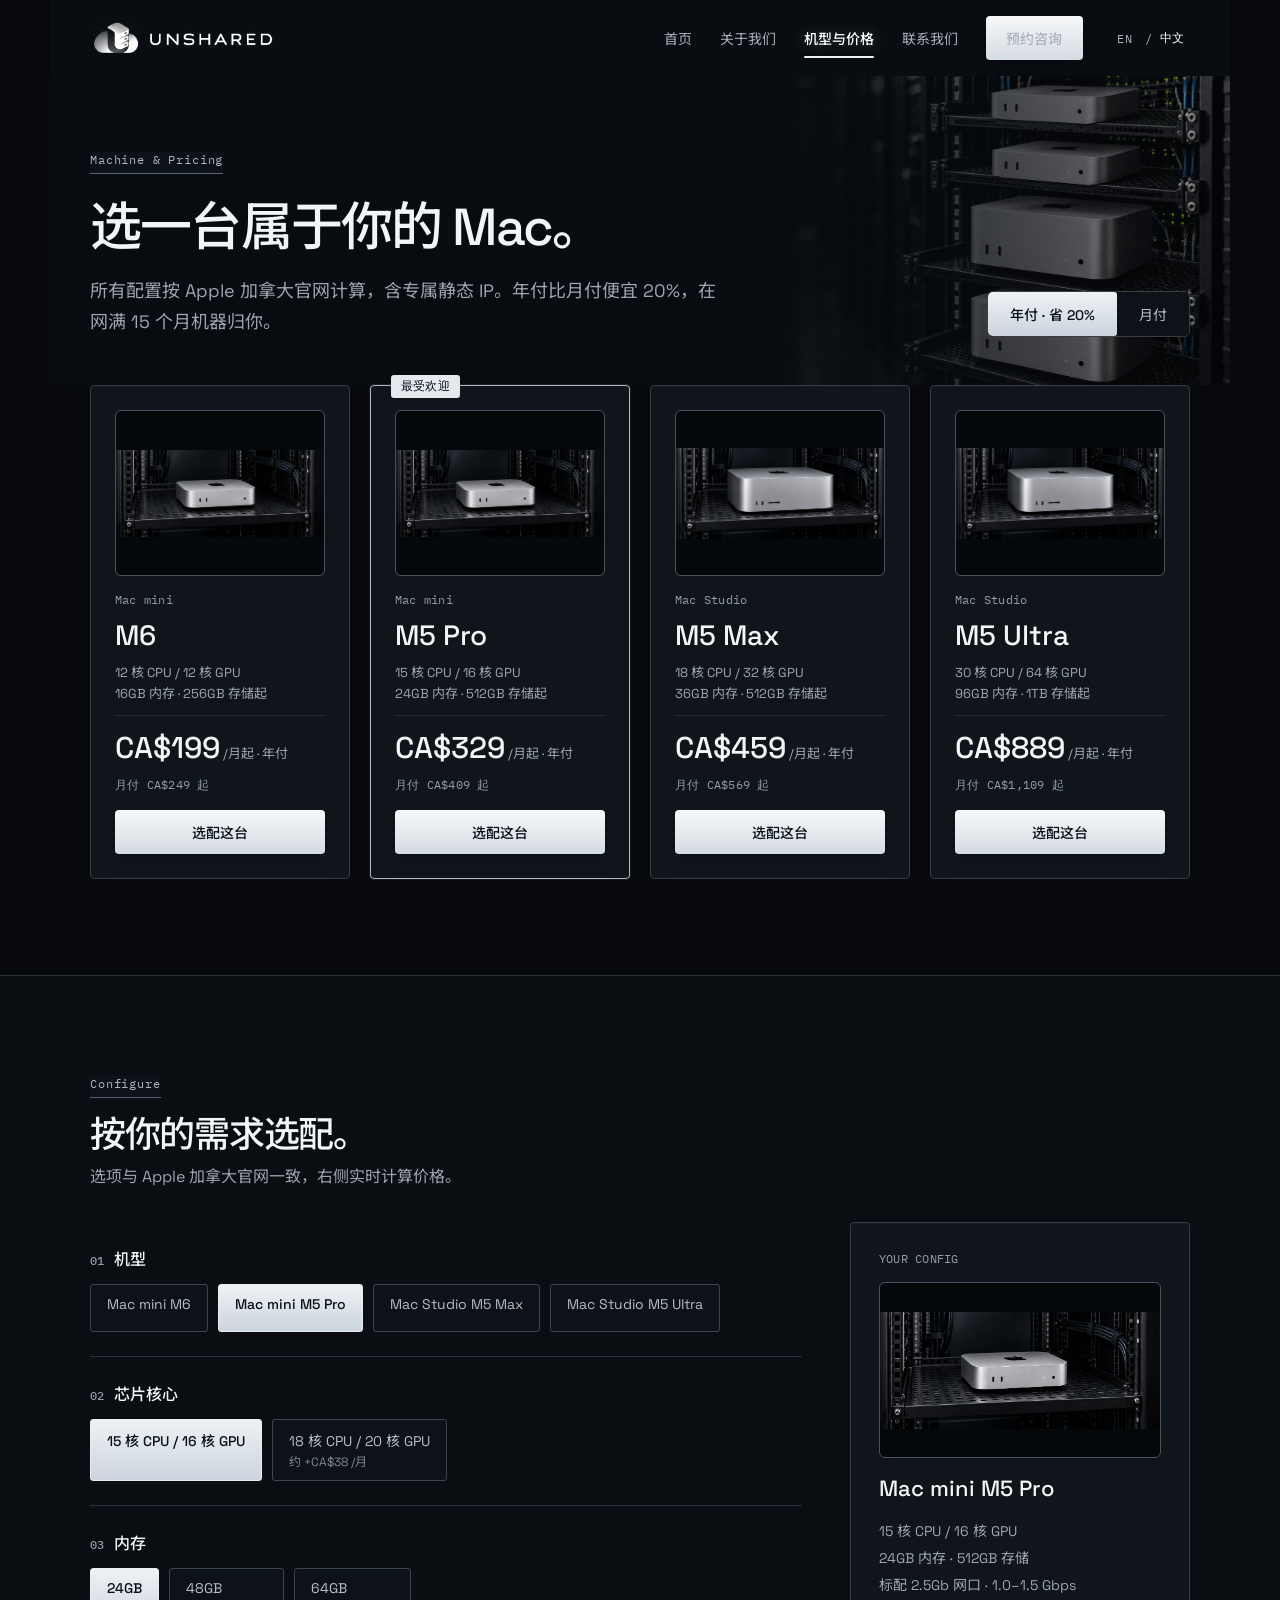
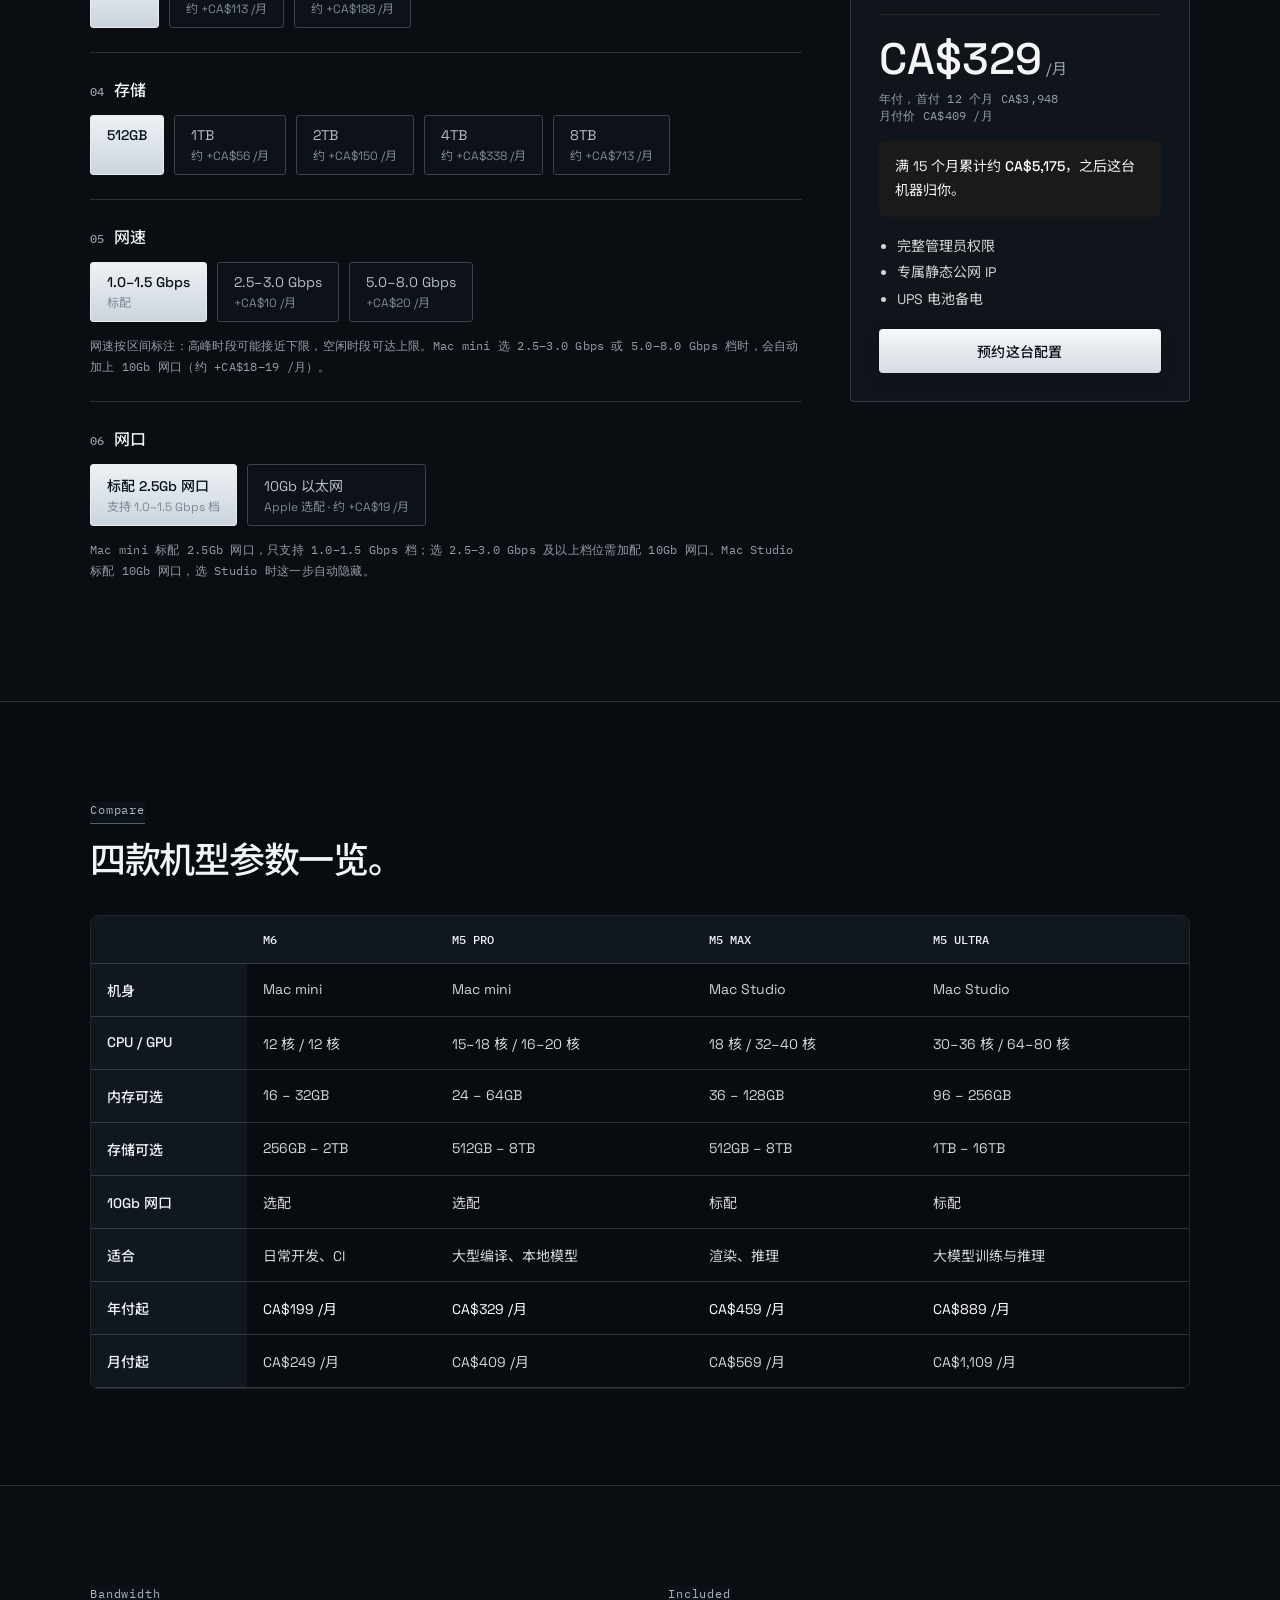
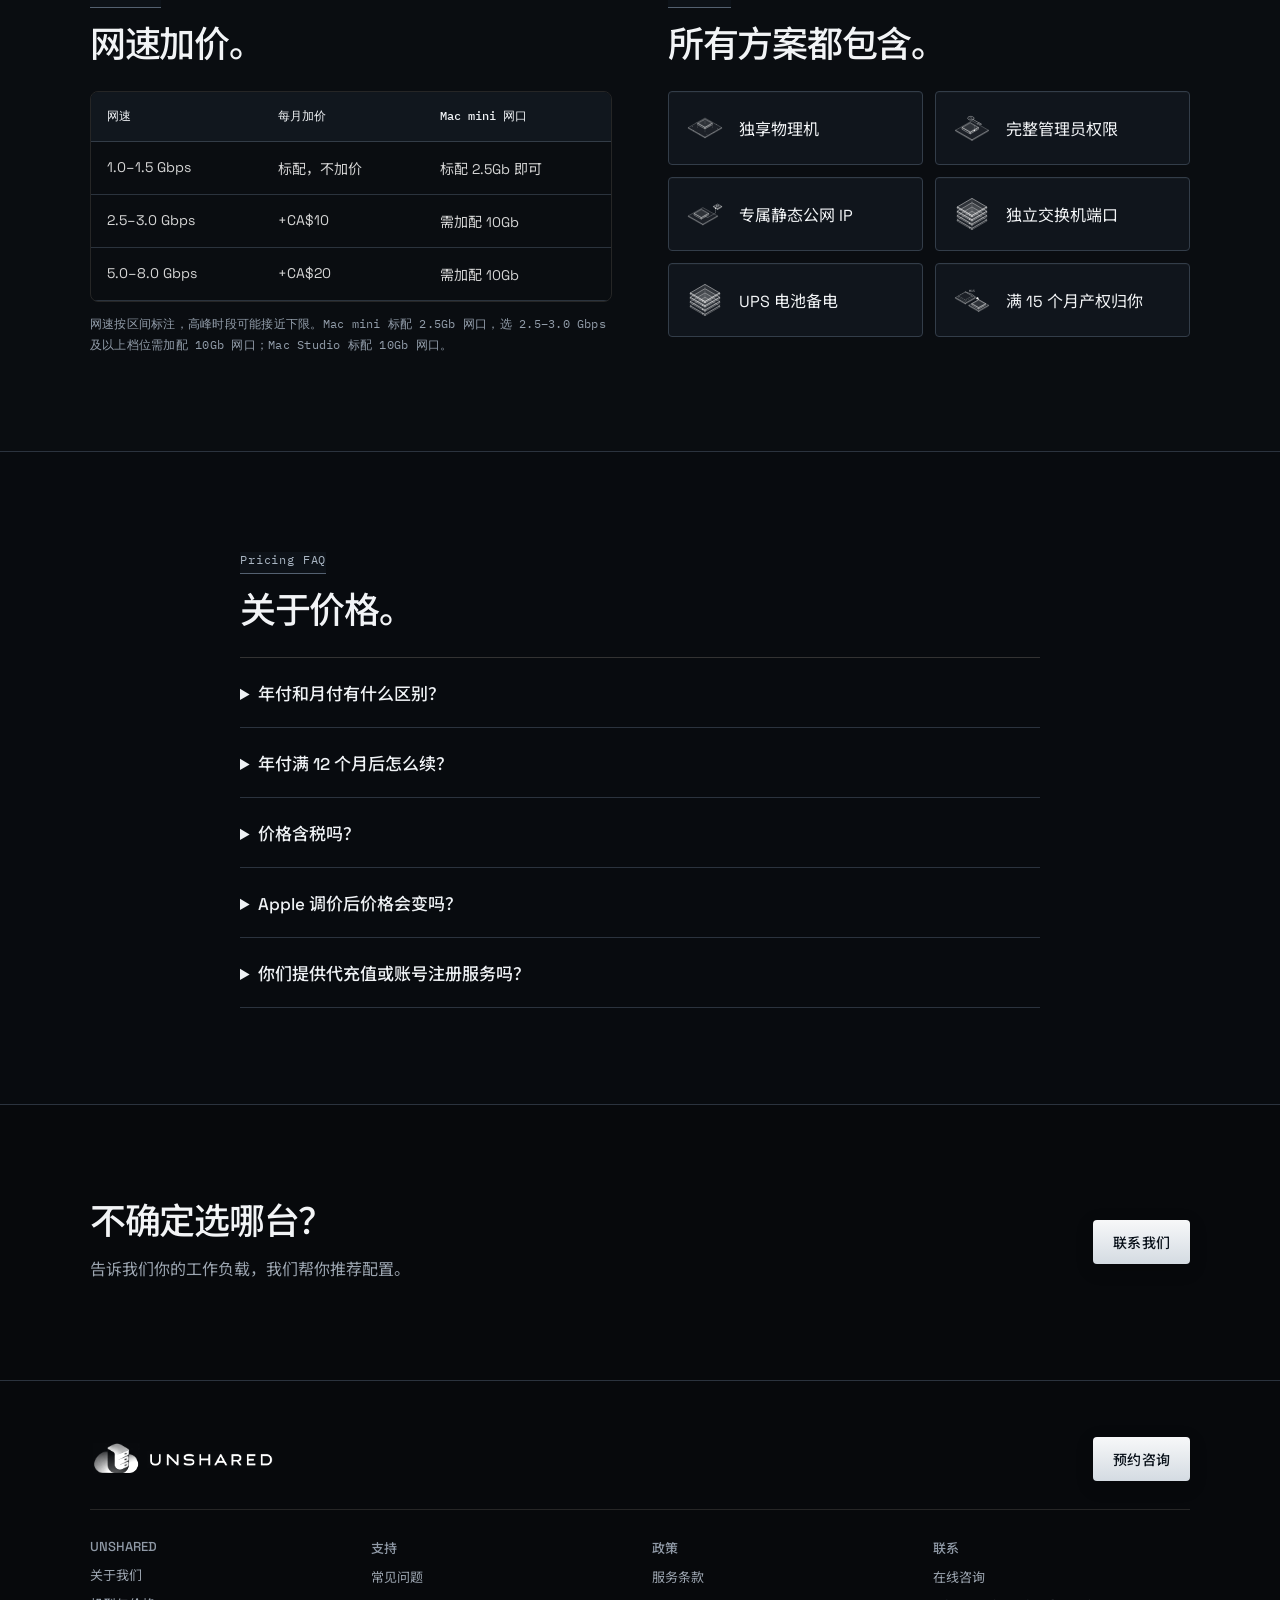
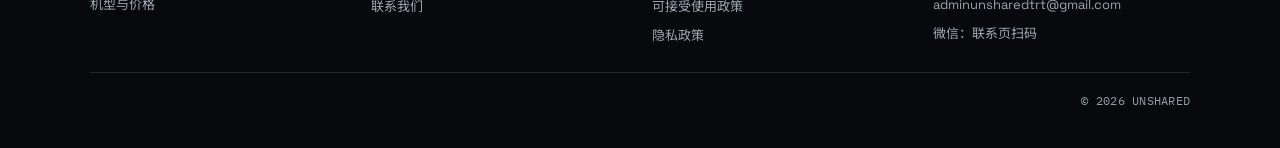
<file: cloud/pricing.html>
<!doctype html>
<html lang="zh-CN">
<head>
<meta charset="utf-8">
<meta name="viewport" content="width=device-width, initial-scale=1">
<title>机型与价格 · UNSHARED</title>
<meta name="description" content="Mac mini 与 Mac Studio 选配与价格，按 Apple 加拿大官网计算，含专属静态 IP。">
<meta name="theme-color" content="#0a0a0a">
<meta property="og:type" content="website">
<meta property="og:title" content="机型与价格 · UNSHARED">
<meta property="og:description" content="Mac mini 与 Mac Studio 选配与价格，按 Apple 加拿大官网计算，含专属静态 IP。">
<meta name="robots" content="index, follow, max-image-preview:large, max-snippet:-1, max-video-preview:-1">
<meta name="geo.region" content="CA-ON">
<meta name="geo.placename" content="Toronto">
<meta name="geo.position" content="43.6532;-79.3832">
<meta name="ICBM" content="43.6532, -79.3832">
<meta property="og:site_name" content="UNSHARED">
<meta property="og:locale" content="zh_CN">
<meta property="og:locale:alternate" content="en_US">
<meta name="twitter:card" content="summary_large_image">
<meta name="twitter:title" content="机型与价格 · UNSHARED">
<meta name="twitter:description" content="Mac mini 与 Mac Studio 选配与价格，按 Apple 加拿大官网计算，含专属静态 IP。">
<link rel="stylesheet" href="assets/fonts/google-fonts.css">
<style>
body{margin:0;background:#0a0a0a}
a{color:#ededed}a:hover{color:#fff}
.wrap{max-width:1180px;margin:0 auto;padding:0 40px;box-sizing:border-box}
.mono{font-family:'IBM Plex Mono',monospace;font-size:12px;color:#a1a1a1;letter-spacing:.02em}
.mut{color:#a1a1a1}
.btn{display:inline-flex;align-items:center;justify-content:center;min-height:44px;padding:0 20px;border-radius:4px;background:#f2f2f2;color:#0a0a0a;text-decoration:none;font-size:14px;font-weight:500;border:0;font-family:inherit;cursor:pointer}
.btn:hover{color:#0a0a0a;background:#d4d4d4}
.btn-o{display:inline-flex;align-items:center;justify-content:center;min-height:44px;padding:0 20px;border-radius:4px;border:1px solid #6b6b6b;color:#ededed;text-decoration:none;font-size:14px}
.lbl{display:inline-block;font-family:'IBM Plex Mono',monospace;font-size:12px;color:#a1a1a1;padding-bottom:6px;border-bottom:1px solid #6b6b6b}
.card{background:#111;border:1px solid #262626;border-radius:8px;padding:28px;box-sizing:border-box}
.sec{padding:96px 0;border-top:1px solid #262626}
.seg{min-height:44px;padding:0 22px;border:0;background:transparent;color:#a1a1a1;font:inherit;font-size:14px;cursor:pointer}
.seg.on{background:#f2f2f2;color:#0a0a0a;font-weight:500}
.mcard{background:#111;border:1px solid #262626;border-radius:8px;padding:24px;display:flex;flex-direction:column;gap:10px;position:relative}
.mcard.sel{border-color:#d4d4d4}
.opt{display:flex;flex-direction:column;align-items:flex-start;gap:2px;border:1px solid #333;background:#111;color:#ededed;border-radius:6px;min-height:48px;padding:10px 16px;font:inherit;font-size:14px;text-align:left;cursor:pointer}
.opt:hover{border-color:#6b6b6b}
.opt.on{border-color:#f2f2f2;background:#f2f2f2;color:#0a0a0a;font-weight:500}
.opt.on .sub{color:#3d3d3d}
.opt.dis{border-style:dashed;color:#6b6b6b;cursor:not-allowed;background:transparent}
.opt.dis .sub{color:#6b6b6b}
.sub{font-size:12px;color:#a1a1a1;font-weight:400}
.opts{display:flex;flex-wrap:wrap;gap:10px}
.step{display:flex;flex-direction:column;gap:14px;padding:24px 0;border-bottom:1px solid #1f1f1f}
.step.last{border-bottom:0}
.step h3{margin:0;font-size:16px;font-weight:500;color:#f5f5f5}
h2{font-size:36px;font-weight:500;margin:16px 0 6px;line-height:1.2;color:#f5f5f5}
p{margin:0;line-height:1.7}
table{border-collapse:collapse;width:100%;min-width:720px;font-size:14px}
th,td{border-bottom:1px solid #222;padding:16px;text-align:left;vertical-align:top;color:#d4d4d4}
thead th{font-family:'IBM Plex Mono',monospace;font-size:12px;font-weight:500;color:#a1a1a1;background:#111}
tbody th{font-weight:500;color:#a1a1a1}

[hidden]{display:none !important}
.sr-only{position:absolute;width:1px;height:1px;padding:0;margin:-1px;overflow:hidden;clip:rect(0,0,0,0);white-space:nowrap;border:0}
.skip-link{position:absolute;left:16px;top:-60px;z-index:100;background:#f2f2f2;color:#0a0a0a;padding:10px 16px;border-radius:4px;font-size:14px;text-decoration:none}
.skip-link:focus{top:12px}
html{-webkit-text-size-adjust:100%}
@media (prefers-reduced-motion: no-preference){html{scroll-behavior:smooth}}
a:focus-visible,button:focus-visible,summary:focus-visible,input:focus-visible{outline:2px solid #f2f2f2;outline-offset:2px}
.site-header{display:flex;flex-wrap:wrap;justify-content:space-between;align-items:center;gap:16px;min-height:76px}
.brand{display:flex;align-items:center;gap:12px;text-decoration:none}
.brand-logo{display:block;width:190px;height:auto;filter:grayscale(1) invert(1) brightness(2) contrast(1.35);mix-blend-mode:screen}
.footer-brand-logo{width:190px}
.hdr-right{display:flex;align-items:center;gap:24px}
.nav-links{display:flex;flex-wrap:wrap;align-items:center;gap:28px;font-size:14px}
.nav-links a:not(.btn){text-decoration:none;color:#a1a1a1;position:relative}
.nav-links a:not(.btn):hover{color:#ededed}
.nav-links a[aria-current=page]{color:#fff;font-weight:500}
.nav-links a[aria-current=page]::after{content:"";position:absolute;left:0;right:0;bottom:-10px;height:2px;border-radius:2px;background:#f2f2f2}
.lang{display:flex;align-items:center;gap:2px;font-family:'IBM Plex Mono',monospace;font-size:12px;letter-spacing:.04em;color:#4d4d4d}
.lang a{display:inline-flex;align-items:center;justify-content:center;min-height:44px;min-width:36px;padding:0 4px;color:#8a8a8a;text-decoration:none;box-sizing:border-box}
.lang a:hover{color:#fff}
.lang a[aria-current=true]{color:#f5f5f5}
.burger{display:none;align-items:center;justify-content:center;width:44px;height:44px;border:1px solid #333;border-radius:6px;background:transparent;color:#ededed;cursor:pointer;padding:0}
.burger .i-close{display:none}
.burger[aria-expanded=true] .i-close{display:block}
.burger[aria-expanded=true] .i-open{display:none}
.m-menu{display:none}
.m-link{display:flex;align-items:center;justify-content:space-between;min-height:52px;border-bottom:1px solid #1f1f1f;color:#bdbdbd;text-decoration:none;font-size:16px}
.m-link[aria-current=page]{color:#fff;font-weight:500;box-shadow:inset 3px 0 0 #f2f2f2;padding-left:14px}
@media (max-width: 860px){
.wrap{padding:0 20px}
.nav-links{display:none !important}
.burger{display:inline-flex}
.hdr-right{gap:8px}
.m-menu.open{display:flex;flex-direction:column;padding:4px 20px 20px;border-bottom:1px solid #262626;background:#0d0d0d}
.sec{padding:64px 0}
h2{font-size:28px}
.pad-lg{padding:24px !important}
.fig-box{padding:16px !important}
.hero{padding-top:40px !important}
}
@media (max-width: 560px){
.card{padding:20px}
.brand-logo{width:152px}
.footer-brand-logo{width:152px}
}
@media (max-width: 400px){
.brand .mono{display:none}
.brand-logo{width:132px}
}
</style>
<link rel="stylesheet" href="assets/site-redesign.css?v=13">
</head>
<body class="inner-page page-pricing">
<a class="skip-link" href="#main">跳到主要内容</a>

<div style="font-family: 'Space Grotesk', 'Noto Sans SC', sans-serif; color: #ededed; background: #0a0a0a">

<header class="wrap site-header">
<a href="index.html" class="brand" aria-label="UNSHARED"><img src="assets/brand-header.png?v=3" alt="UNSHARED" class="brand-logo" width="540" height="112"></a>
<div class="hdr-right">
<nav aria-label="主导航" class="nav-links"><a href="index.html">首页</a><a href="about.html">关于我们</a><a href="pricing.html" aria-current="page">机型与价格</a><a href="contact.html">联系我们</a><a href="contact.html" class="btn">预约咨询</a></nav>
<div class="lang" role="group" aria-label="Language / 语言"><a href="en/pricing.html" hreflang="en" lang="en">EN</a><span aria-hidden="true">/</span><a href="pricing.html" hreflang="zh-CN" lang="zh-CN" aria-current="true">中文</a></div>
<button type="button" class="burger" aria-label="打开菜单" aria-expanded="false" aria-controls="m-menu"><svg class="i-open" width="20" height="20" viewBox="0 0 20 20" fill="none" stroke="currentColor" stroke-width="1.5" aria-hidden="true"><path d="M3 6h14M3 10h14M3 14h14"></path></svg><svg class="i-close" width="20" height="20" viewBox="0 0 20 20" fill="none" stroke="currentColor" stroke-width="1.5" aria-hidden="true"><path d="M4 4l12 12M16 4L4 16"></path></svg></button>
</div>
</header>
<nav id="m-menu" aria-label="移动端导航" class="m-menu">
<a class="m-link" href="index.html">首页<span class="mono">→</span></a>
<a class="m-link" href="about.html">关于我们<span class="mono">→</span></a>
<a class="m-link" href="pricing.html" aria-current="page">机型与价格<span class="mono">→</span></a>
<a class="m-link" href="contact.html">联系我们<span class="mono">→</span></a>
<a href="contact.html" class="btn" style="margin-top: 16px">预约咨询</a>
</nav>

<main id="main" tabindex="-1"><section class="wrap hero" style="padding-top: 72px; padding-bottom: 48px; display: flex; flex-wrap: wrap; justify-content: space-between; align-items: flex-end; gap: 32px">
<div style="flex: 1 1 560px; min-width: 0">
<span class="lbl">Machine &amp; Pricing</span>
<h1 style="font-size: clamp(32px, 7vw, 52px); font-weight: 500; line-height: 1.12; margin: 24px 0 0; color: #f5f5f5">选一台属于你的 Mac。</h1>
<p class="mut" style="font-size: 18px; margin-top: 20px; max-width: 640px">所有配置按 Apple 加拿大官网计算，含专属静态 IP。年付比月付便宜 20%，在网满 15 个月机器归你。</p>
</div>
<div role="group" aria-label="付款方式" style="display: flex; border: 1px solid #3d3d3d; border-radius: 6px; overflow: hidden">
<button type="button" class="seg on" aria-pressed="true" data-pay="annual">年付 · 省 20%</button>
<button type="button" class="seg" aria-pressed="false" data-pay="monthly">月付</button>
</div>
</section>

<section class="wrap" style="padding-bottom: 96px">
<div style="display: grid; grid-template-columns: repeat(auto-fit, minmax(min(240px, 100%), 1fr)); gap: 20px" id="cards"><div class="mcard"><div style="background: #0d0d0d; border: 1px solid #1f1f1f; border-radius: 6px; padding: 12px"><img src="assets/machine-mini.svg" alt="机架中的银色 Mac mini" style="width: 100%; height: 140px; object-fit: contain; display: block" loading="lazy" decoding="async"></div><span class="mono" style="margin-top: 6px">Mac mini</span><div style="font-size: 28px; font-weight: 500; color: #f5f5f5">M6</div><p class="mut" style="font-size: 13px; line-height: 1.6">12 核 CPU / 12 核 GPU<br>16GB 内存 · 256GB 存储起</p><div style="border-top: 1px solid #262626; padding-top: 12px"><span style="font-size: 30px; font-weight: 500; color: #f5f5f5">CA$199</span><span class="mut" style="font-size: 13px"> /月起 · 年付</span></div><div class="mono">月付 CA$249 起</div><a href="#configure" class="btn" style="margin-top: 6px" data-set="{&quot;m&quot;:0,&quot;v&quot;:0,&quot;mem&quot;:0,&quot;st&quot;:0,&quot;eth&quot;:0}">选配这台</a></div><div class="mcard sel"><span class="mono" style="position: absolute; top: -11px; left: 20px; background: #f2f2f2; color: #0a0a0a; padding: 3px 10px; border-radius: 3px">最受欢迎</span><div style="background: #0d0d0d; border: 1px solid #1f1f1f; border-radius: 6px; padding: 12px"><img src="assets/machine-mini.svg" alt="机架中的银色 Mac mini" style="width: 100%; height: 140px; object-fit: contain; display: block" loading="lazy" decoding="async"></div><span class="mono" style="margin-top: 6px">Mac mini</span><div style="font-size: 28px; font-weight: 500; color: #f5f5f5">M5 Pro</div><p class="mut" style="font-size: 13px; line-height: 1.6">15 核 CPU / 16 核 GPU<br>24GB 内存 · 512GB 存储起</p><div style="border-top: 1px solid #262626; padding-top: 12px"><span style="font-size: 30px; font-weight: 500; color: #f5f5f5">CA$329</span><span class="mut" style="font-size: 13px"> /月起 · 年付</span></div><div class="mono">月付 CA$409 起</div><a href="#configure" class="btn" style="margin-top: 6px" data-set="{&quot;m&quot;:1,&quot;v&quot;:0,&quot;mem&quot;:0,&quot;st&quot;:0,&quot;eth&quot;:0}">选配这台</a></div><div class="mcard"><div style="background: #0d0d0d; border: 1px solid #1f1f1f; border-radius: 6px; padding: 12px"><img src="assets/machine-studio.svg" alt="机架中的银色 Mac Studio" style="width: 100%; height: 140px; object-fit: contain; display: block" loading="lazy" decoding="async"></div><span class="mono" style="margin-top: 6px">Mac Studio</span><div style="font-size: 28px; font-weight: 500; color: #f5f5f5">M5 Max</div><p class="mut" style="font-size: 13px; line-height: 1.6">18 核 CPU / 32 核 GPU<br>36GB 内存 · 512GB 存储起</p><div style="border-top: 1px solid #262626; padding-top: 12px"><span style="font-size: 30px; font-weight: 500; color: #f5f5f5">CA$459</span><span class="mut" style="font-size: 13px"> /月起 · 年付</span></div><div class="mono">月付 CA$569 起</div><a href="#configure" class="btn" style="margin-top: 6px" data-set="{&quot;m&quot;:2,&quot;v&quot;:0,&quot;mem&quot;:0,&quot;st&quot;:0,&quot;eth&quot;:0}">选配这台</a></div><div class="mcard"><div style="background: #0d0d0d; border: 1px solid #1f1f1f; border-radius: 6px; padding: 12px"><img src="assets/machine-studio.svg" alt="机架中的银色 Mac Studio" style="width: 100%; height: 140px; object-fit: contain; display: block" loading="lazy" decoding="async"></div><span class="mono" style="margin-top: 6px">Mac Studio</span><div style="font-size: 28px; font-weight: 500; color: #f5f5f5">M5 Ultra</div><p class="mut" style="font-size: 13px; line-height: 1.6">30 核 CPU / 64 核 GPU<br>96GB 内存 · 1TB 存储起</p><div style="border-top: 1px solid #262626; padding-top: 12px"><span style="font-size: 30px; font-weight: 500; color: #f5f5f5">CA$889</span><span class="mut" style="font-size: 13px"> /月起 · 年付</span></div><div class="mono">月付 CA$1,109 起</div><a href="#configure" class="btn" style="margin-top: 6px" data-set="{&quot;m&quot;:3,&quot;v&quot;:0,&quot;mem&quot;:0,&quot;st&quot;:0,&quot;eth&quot;:0}">选配这台</a></div></div>
</section>

<section id="configure" class="sec">
<div class="wrap">
<span class="lbl">Configure</span>
<h2>按你的需求选配。</h2>
<p class="mut">选项与 Apple 加拿大官网一致，右侧实时计算价格。</p>
<div style="display: flex; flex-wrap: wrap; gap: 48px; margin-top: 32px; align-items: flex-start">
<div style="flex: 999 1 560px; min-width: 0">
<div class="step"><h3><span class="mono" style="margin-right: 10px">01</span>机型</h3><div class="opts" id="opt-models"><button type="button" class="opt" aria-pressed="false" data-set="{&quot;m&quot;:0,&quot;v&quot;:0,&quot;mem&quot;:0,&quot;st&quot;:0,&quot;eth&quot;:0}">Mac mini M6</button><button type="button" class="opt on" aria-pressed="true" data-set="{&quot;m&quot;:1,&quot;v&quot;:0,&quot;mem&quot;:0,&quot;st&quot;:0,&quot;eth&quot;:0}">Mac mini M5 Pro</button><button type="button" class="opt" aria-pressed="false" data-set="{&quot;m&quot;:2,&quot;v&quot;:0,&quot;mem&quot;:0,&quot;st&quot;:0,&quot;eth&quot;:0}">Mac Studio M5 Max</button><button type="button" class="opt" aria-pressed="false" data-set="{&quot;m&quot;:3,&quot;v&quot;:0,&quot;mem&quot;:0,&quot;st&quot;:0,&quot;eth&quot;:0}">Mac Studio M5 Ultra</button></div></div>
<div class="step"><h3><span class="mono" style="margin-right: 10px">02</span>芯片核心</h3><div class="opts" id="opt-variants"><button type="button" class="opt on" aria-pressed="true" data-set="{&quot;v&quot;:0,&quot;mem&quot;:0}">15 核 CPU / 16 核 GPU</button><button type="button" class="opt" aria-pressed="false" data-set="{&quot;v&quot;:1,&quot;mem&quot;:0}">18 核 CPU / 20 核 GPU<span class="sub">约 +CA$38 /月</span></button></div></div>
<div class="step"><h3><span class="mono" style="margin-right: 10px">03</span>内存</h3><div class="opts" id="opt-mems"><button type="button" class="opt on" aria-pressed="true" data-set="{&quot;mem&quot;:0}">24GB</button><button type="button" class="opt" aria-pressed="false" data-set="{&quot;mem&quot;:1}">48GB<span class="sub">约 +CA$113 /月</span></button><button type="button" class="opt" aria-pressed="false" data-set="{&quot;mem&quot;:2}">64GB<span class="sub">约 +CA$188 /月</span></button></div></div>
<div class="step"><h3><span class="mono" style="margin-right: 10px">04</span>存储</h3><div class="opts" id="opt-stores"><button type="button" class="opt on" aria-pressed="true" data-set="{&quot;st&quot;:0}">512GB</button><button type="button" class="opt" aria-pressed="false" data-set="{&quot;st&quot;:1}">1TB<span class="sub">约 +CA$56 /月</span></button><button type="button" class="opt" aria-pressed="false" data-set="{&quot;st&quot;:2}">2TB<span class="sub">约 +CA$150 /月</span></button><button type="button" class="opt" aria-pressed="false" data-set="{&quot;st&quot;:3}">4TB<span class="sub">约 +CA$338 /月</span></button><button type="button" class="opt" aria-pressed="false" data-set="{&quot;st&quot;:4}">8TB<span class="sub">约 +CA$713 /月</span></button></div></div>
<div class="step" id="step-speed"><h3><span class="mono" style="margin-right: 10px">05</span>网速</h3><div class="opts" id="opt-speeds"><button type="button" class="opt on" aria-pressed="true" data-set="{&quot;speed&quot;:0}">1.0–1.5 Gbps<span class="sub">标配</span></button><button type="button" class="opt" aria-pressed="false" data-set="{&quot;speed&quot;:1}">2.5–3.0 Gbps<span class="sub">+CA$10 /月</span></button><button type="button" class="opt" aria-pressed="false" data-set="{&quot;speed&quot;:2}">5.0–8.0 Gbps<span class="sub">+CA$20 /月</span></button></div><p class="mono">网速按区间标注：高峰时段可能接近下限，空闲时段可达上限。Mac mini 选 2.5–3.0 Gbps 或 5.0–8.0 Gbps 档时，会自动加上 10Gb 网口（约 +CA$18–19 /月）。</p></div>
<div class="step last" id="step-eth"><h3><span class="mono" style="margin-right: 10px">06</span>网口</h3><div class="opts" id="opt-eths"><button type="button" class="opt on" aria-pressed="true" data-set="{&quot;eth&quot;:0}">标配 2.5Gb 网口<span class="sub">支持 1.0–1.5 Gbps 档</span></button><button type="button" class="opt" aria-pressed="false" data-set="{&quot;eth&quot;:1}">10Gb 以太网<span class="sub">Apple 选配 · 约 +CA$19 /月</span></button></div><p class="mono">Mac mini 标配 2.5Gb 网口，只支持 1.0–1.5 Gbps 档；选 2.5–3.0 Gbps 及以上档位需加配 10Gb 网口。Mac Studio 标配 10Gb 网口，选 Studio 时这一步自动隐藏。</p></div>
</div>
<aside aria-label="价格汇总" class="card" style="flex: 1 1 340px; min-width: 0; border-color: #6b6b6b; display: flex; flex-direction: column; gap: 16px">
<span class="mono">YOUR CONFIG</span>
<div style="background: #0d0d0d; border: 1px solid #1f1f1f; border-radius: 6px; padding: 12px"><img id="sum-img" src="assets/machine-mini.svg" alt="Mac mini M5 Pro" style="width: 100%; height: 150px; object-fit: contain; display: block" loading="lazy" decoding="async"></div>
<div id="sum-name" style="font-weight: 500; font-size: 22px; color: #f5f5f5">Mac mini M5 Pro</div>
<div class="mut" style="font-size: 14px; line-height: 1.9"><span id="sum-l1">15 核 CPU / 16 核 GPU</span><br><span id="sum-l2">24GB 内存 · 512GB 存储</span><br><span id="sum-l3">标配 2.5Gb 网口 · 1.0–1.5 Gbps</span></div>
<div style="border-top: 1px solid #262626; padding-top: 16px" aria-live="polite">
<div><span id="sum-price" style="font-size: 44px; font-weight: 500; color: #f5f5f5">CA$329</span><span class="mut" style="font-size: 15px"> /月</span></div>
<div id="sum-sub" class="mono" style="margin-top: 4px">年付，首付 12 个月 CA$3,948</div>
<div id="sum-alt" class="mono">月付价 CA$409 /月</div>
</div>
<div style="background: #1a1a1a; border-radius: 6px; padding: 14px 16px; font-size: 14px; line-height: 1.7">满 15 个月累计约 <span id="sum-total" style="color: #fff; font-weight: 500">CA$5,175</span>，之后这台机器归你。</div>
<ul style="padding-left: 18px; margin: 0; font-size: 14px; line-height: 1.9; color: #d4d4d4"><li>完整管理员权限</li><li>专属静态公网 IP</li><li>UPS 电池备电</li></ul>
<a class="btn" href="contact.html">预约这台配置</a>
</aside>
</div>
</div>
</section>

<section class="sec">
<div class="wrap">
<span class="lbl">Compare</span>
<h2>四款机型参数一览。</h2>
<div style="overflow-x: auto; margin-top: 32px; border: 1px solid #262626; border-radius: 8px">
<table>
<caption class="sr-only">四款机型参数对比</caption>
<thead><tr><th scope="col"></th><th scope="col">M6</th><th scope="col">M5 PRO</th><th scope="col">M5 MAX</th><th scope="col">M5 ULTRA</th></tr></thead>
<tbody>
<tr><th scope="row">机身</th><td>Mac mini</td><td>Mac mini</td><td>Mac Studio</td><td>Mac Studio</td></tr>
<tr><th scope="row">CPU / GPU</th><td>12 核 / 12 核</td><td>15–18 核 / 16–20 核</td><td>18 核 / 32–40 核</td><td>30–36 核 / 64–80 核</td></tr>
<tr><th scope="row">内存可选</th><td>16 – 32GB</td><td>24 – 64GB</td><td>36 – 128GB</td><td>96 – 256GB</td></tr>
<tr><th scope="row">存储可选</th><td>256GB – 2TB</td><td>512GB – 8TB</td><td>512GB – 8TB</td><td>1TB – 16TB</td></tr>
<tr><th scope="row">10Gb 网口</th><td>选配</td><td>选配</td><td>标配</td><td>标配</td></tr>
<tr><th scope="row">适合</th><td>日常开发、CI</td><td>大型编译、本地模型</td><td>渲染、推理</td><td>大模型训练与推理</td></tr>
<tr><th scope="row">年付起</th><td style="color: #fff">CA$199 /月</td><td style="color: #fff">CA$329 /月</td><td style="color: #fff">CA$459 /月</td><td style="color: #fff">CA$889 /月</td></tr>
<tr><th scope="row">月付起</th><td>CA$249 /月</td><td>CA$409 /月</td><td>CA$569 /月</td><td>CA$1,109 /月</td></tr>
</tbody>
</table>
</div>
</div>
</section>

<section class="sec">
<div class="wrap" style="display: flex; flex-wrap: wrap; gap: 56px">
<div style="flex: 1 1 420px; min-width: 0">
<span class="lbl">Bandwidth</span>
<h2>网速加价。</h2>
<div style="overflow-x: auto; margin-top: 24px; border: 1px solid #262626; border-radius: 8px">
<table style="min-width: 420px">
<caption class="sr-only">网速档位与每月加价</caption>
<thead><tr><th scope="col">网速</th><th scope="col">每月加价</th><th scope="col">Mac mini 网口</th></tr></thead>
<tbody>
<tr><td>1.0–1.5 Gbps</td><td>标配，不加价</td><td>标配 2.5Gb 即可</td></tr>
<tr><td>2.5–3.0 Gbps</td><td>+CA$10</td><td>需加配 10Gb</td></tr>
<tr><td>5.0–8.0 Gbps</td><td>+CA$20</td><td>需加配 10Gb</td></tr>
</tbody>
</table>
</div>
<p class="mono" style="margin-top: 12px; line-height: 1.7">网速按区间标注，高峰时段可能接近下限。Mac mini 标配 2.5Gb 网口，选 2.5–3.0 Gbps 及以上档位需加配 10Gb 网口；Mac Studio 标配 10Gb 网口。</p>
</div>
<div style="flex: 1 1 420px; min-width: 0">
<span class="lbl">Included</span>
<h2>所有方案都包含。</h2>
<div style="display: grid; grid-template-columns: repeat(auto-fit, minmax(min(200px, 100%), 1fr)); gap: 12px; margin-top: 24px">
<div class="card" style="padding: 16px; display: flex; align-items: center; gap: 14px"><img src="assets/icon-dedicated.svg" alt="" style="width: 40px; height: 40px; object-fit: contain" loading="lazy" decoding="async">独享物理机</div>
<div class="card" style="padding: 16px; display: flex; align-items: center; gap: 14px"><img src="assets/icon-access.svg" alt="" style="width: 40px; height: 40px; object-fit: contain" loading="lazy" decoding="async">完整管理员权限</div>
<div class="card" style="padding: 16px; display: flex; align-items: center; gap: 14px"><img src="assets/icon-ip.svg" alt="" style="width: 40px; height: 40px; object-fit: contain" loading="lazy" decoding="async">专属静态公网 IP</div>
<div class="card" style="padding: 16px; display: flex; align-items: center; gap: 14px"><img src="assets/icon-rack.svg" alt="" style="width: 40px; height: 40px; object-fit: contain" loading="lazy" decoding="async">独立交换机端口</div>

<div class="card" style="padding: 16px; display: flex; align-items: center; gap: 14px"><img src="assets/icon-rack.svg" alt="" style="width: 40px; height: 40px; object-fit: contain" loading="lazy" decoding="async">UPS 电池备电</div>
<div class="card" style="padding: 16px; display: flex; align-items: center; gap: 14px"><img src="assets/icon-own.svg" alt="" style="width: 40px; height: 40px; object-fit: contain" loading="lazy" decoding="async">满 15 个月产权归你</div>


</div>
</div>
</div>
</section>

<section id="faq" class="sec">
<div class="wrap" style="max-width: 880px">
<span class="lbl">Pricing FAQ</span>
<h2>关于价格。</h2>
<div style="margin-top: 24px; border-top: 1px solid #333">
<details style="border-bottom: 1px solid #262626; padding: 22px 0"><summary style="font-weight: 500; font-size: 17px; cursor: pointer; color: #f5f5f5">年付和月付有什么区别？</summary><p class="mut" style="margin-top: 12px">年付一次付 12 个月，单月价格比月付低 20%。月付按月订阅，随时可停。</p></details>
<details style="border-bottom: 1px solid #262626; padding: 22px 0"><summary style="font-weight: 500; font-size: 17px; cursor: pointer; color: #f5f5f5">年付满 12 个月后怎么续？</summary><p class="mut" style="margin-top: 12px">再续 3 个月月付即可满 15 个月拿到机器，也可以直接续签次年享受年付价。</p></details>
<details style="border-bottom: 1px solid #262626; padding: 22px 0"><summary style="font-weight: 500; font-size: 17px; cursor: pointer; color: #f5f5f5">价格含税吗？</summary><p class="mut" style="margin-top: 12px">页面所有价格均为加元（CA$），不含税。</p></details>
<details style="border-bottom: 1px solid #262626; padding: 22px 0"><summary style="font-weight: 500; font-size: 17px; cursor: pointer; color: #f5f5f5">Apple 调价后价格会变吗？</summary><p class="mut" style="margin-top: 12px">已签约订单在 15 个月内价格不变；产权转移后继续由我们运行维护，服务费也不会上涨。市场价格下调时，下调自动适用于你。</p></details>
<details style="border-bottom: 1px solid #262626; padding: 22px 0"><summary style="font-weight: 500; font-size: 17px; cursor: pointer; color: #f5f5f5">你们提供代充值或账号注册服务吗？</summary><p class="mut" style="margin-top: 12px">不提供。我们只负责开发环境的搭建与运行维护，第三方服务请以你自己的名义注册和付费。</p></details>
</div>
</div>
</section>

<section style="border-top: 1px solid #262626; padding: 96px 0">
<div class="wrap" style="display: flex; flex-wrap: wrap; justify-content: space-between; align-items: center; gap: 32px">
<div style="flex: 1 1 480px"><h2 style="margin: 0">不确定选哪台？</h2><p class="mut" style="margin-top: 12px">告诉我们你的工作负载，我们帮你推荐配置。</p></div>
<a class="btn" href="contact.html">联系我们</a>
</div>
</section>

</main>
<footer style="border-top: 1px solid #262626; padding: 56px 0 40px">
<div class="wrap">
<div style="display: flex; flex-wrap: wrap; justify-content: space-between; align-items: center; gap: 16px; padding-bottom: 28px; border-bottom: 1px solid #262626">
<span style="display: flex; align-items: center"><img src="assets/brand-header.png?v=3" alt="UNSHARED" class="brand-logo footer-brand-logo" width="540" height="112" loading="lazy"></span>
<a href="contact.html" class="btn">预约咨询</a>
</div>
<div style="display: grid; grid-template-columns: repeat(auto-fit, minmax(150px, 1fr)); gap: 24px; padding: 28px 0; font-size: 13px">
<div style="display: flex; flex-direction: column; gap: 10px"><b style="font-weight: 500">UNSHARED</b><a href="about.html" class="mut" style="text-decoration: none">关于我们</a><a href="pricing.html" class="mut" style="text-decoration: none">机型与价格</a></div>
<div style="display: flex; flex-direction: column; gap: 10px"><b style="font-weight: 500">支持</b><a href="#faq" class="mut" style="text-decoration: none">常见问题</a><a href="contact.html" class="mut" style="text-decoration: none">联系我们</a></div>
<div style="display: flex; flex-direction: column; gap: 10px"><b style="font-weight: 500">政策</b><a href="policy.html#terms" class="mut" style="text-decoration: none">服务条款</a><a href="policy.html#aup" class="mut" style="text-decoration: none">可接受使用政策</a><a href="policy.html#privacy" class="mut" style="text-decoration: none">隐私政策</a></div>
<div style="display: flex; flex-direction: column; gap: 10px"><b style="font-weight: 500">联系</b><a href="contact.html" class="mut" style="text-decoration: none">在线咨询</a><a href="mailto:adminunsharedtrt@gmail.com" class="mut" style="text-decoration: none; overflow-wrap: anywhere">adminunsharedtrt@gmail.com</a><span class="mut">微信：联系页扫码</span></div>
</div>
<div class="mono" style="display: flex; flex-wrap: wrap; justify-content: space-between; gap: 12px; border-top: 1px solid #262626; padding-top: 20px"><span><br></span><span>© 2026 UNSHARED</span></div>
</div>
</footer>

</div>
<script src="js/site.js" defer></script>
<script src="js/pricing.js" defer></script>
</body>
</html>
</file>
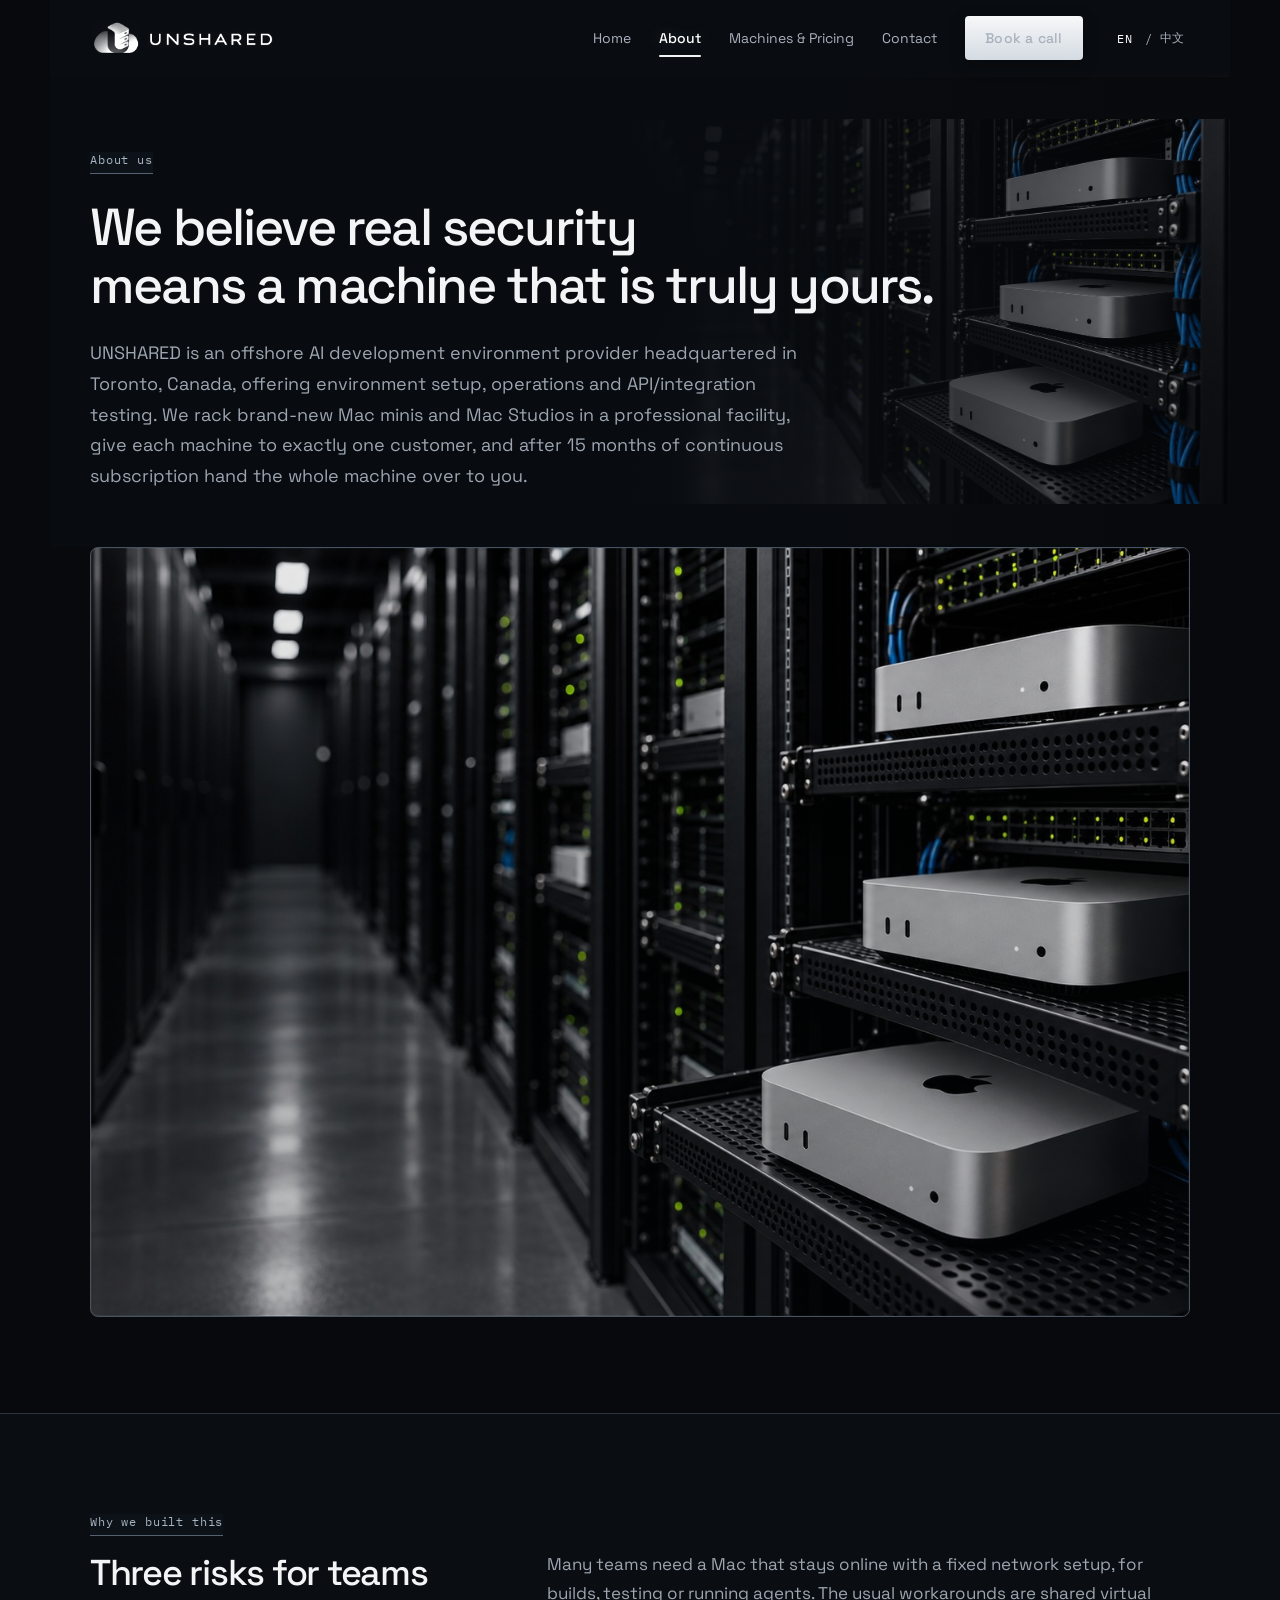
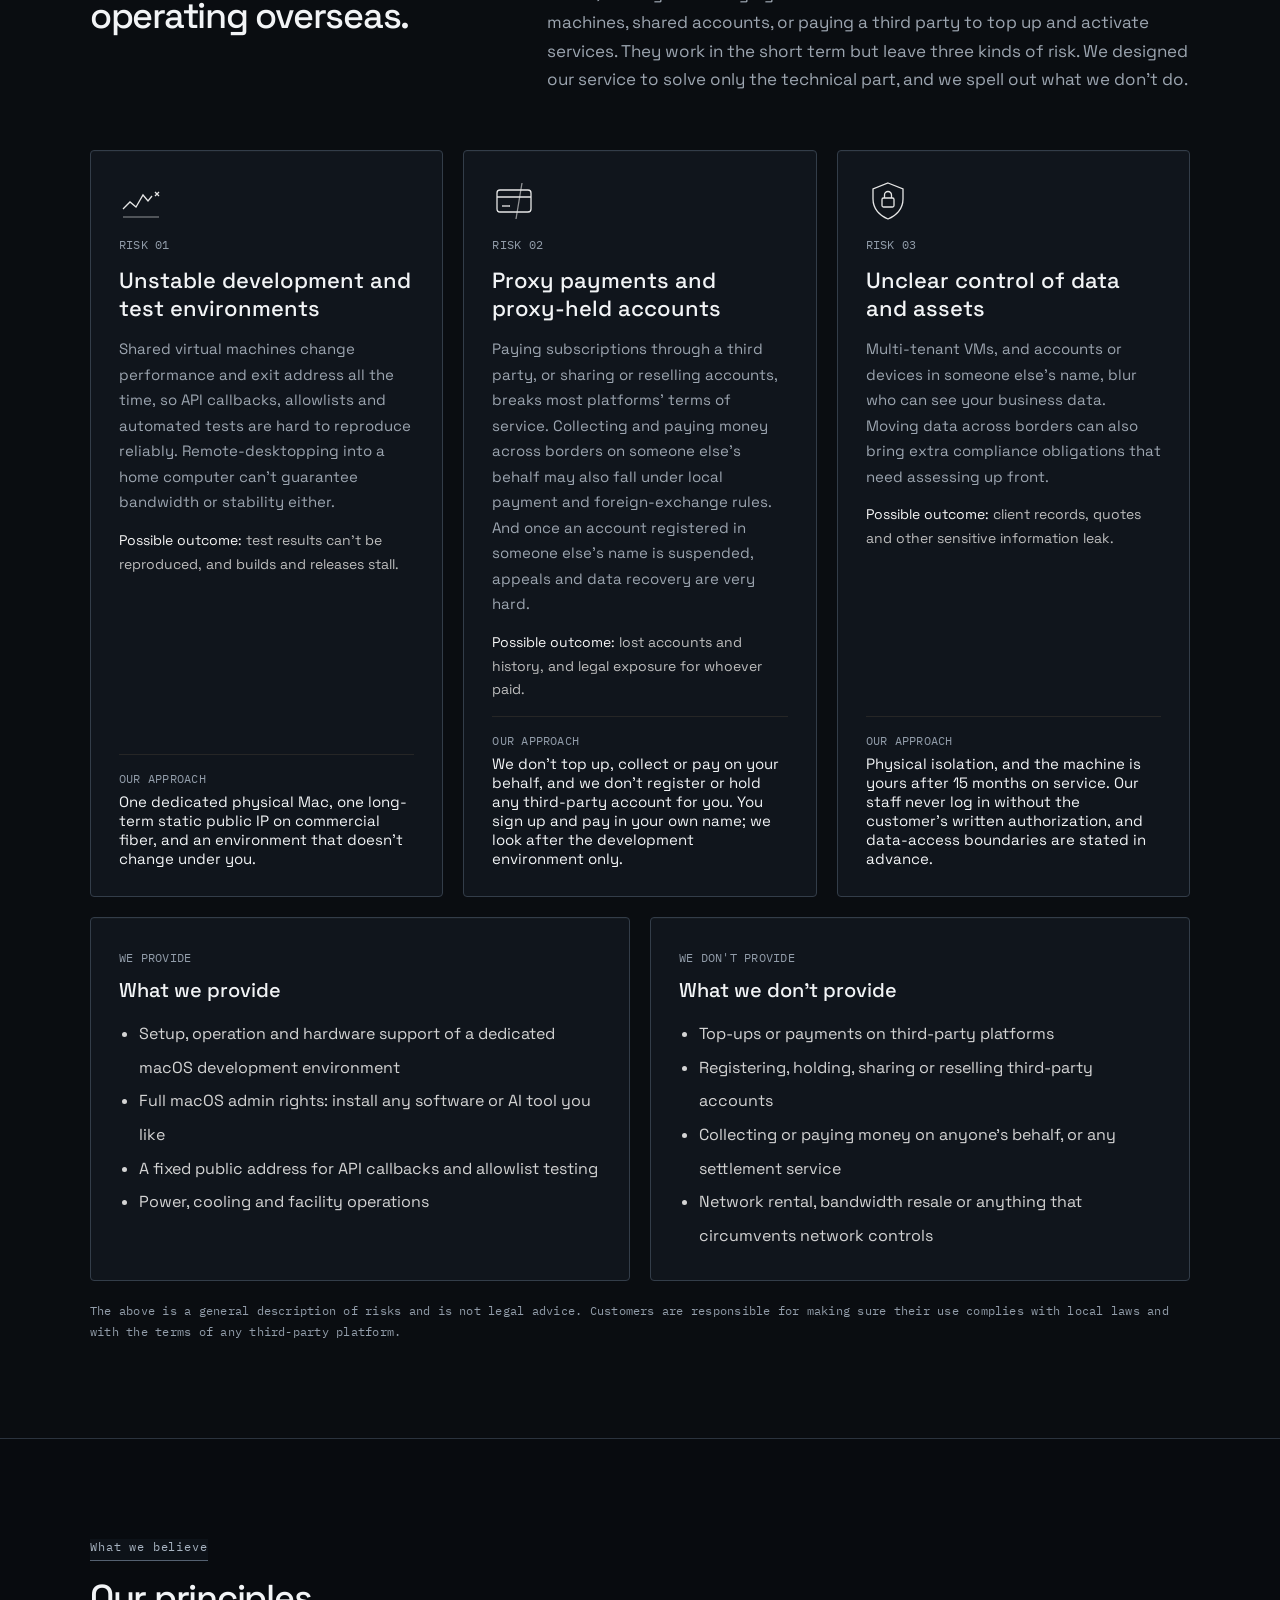
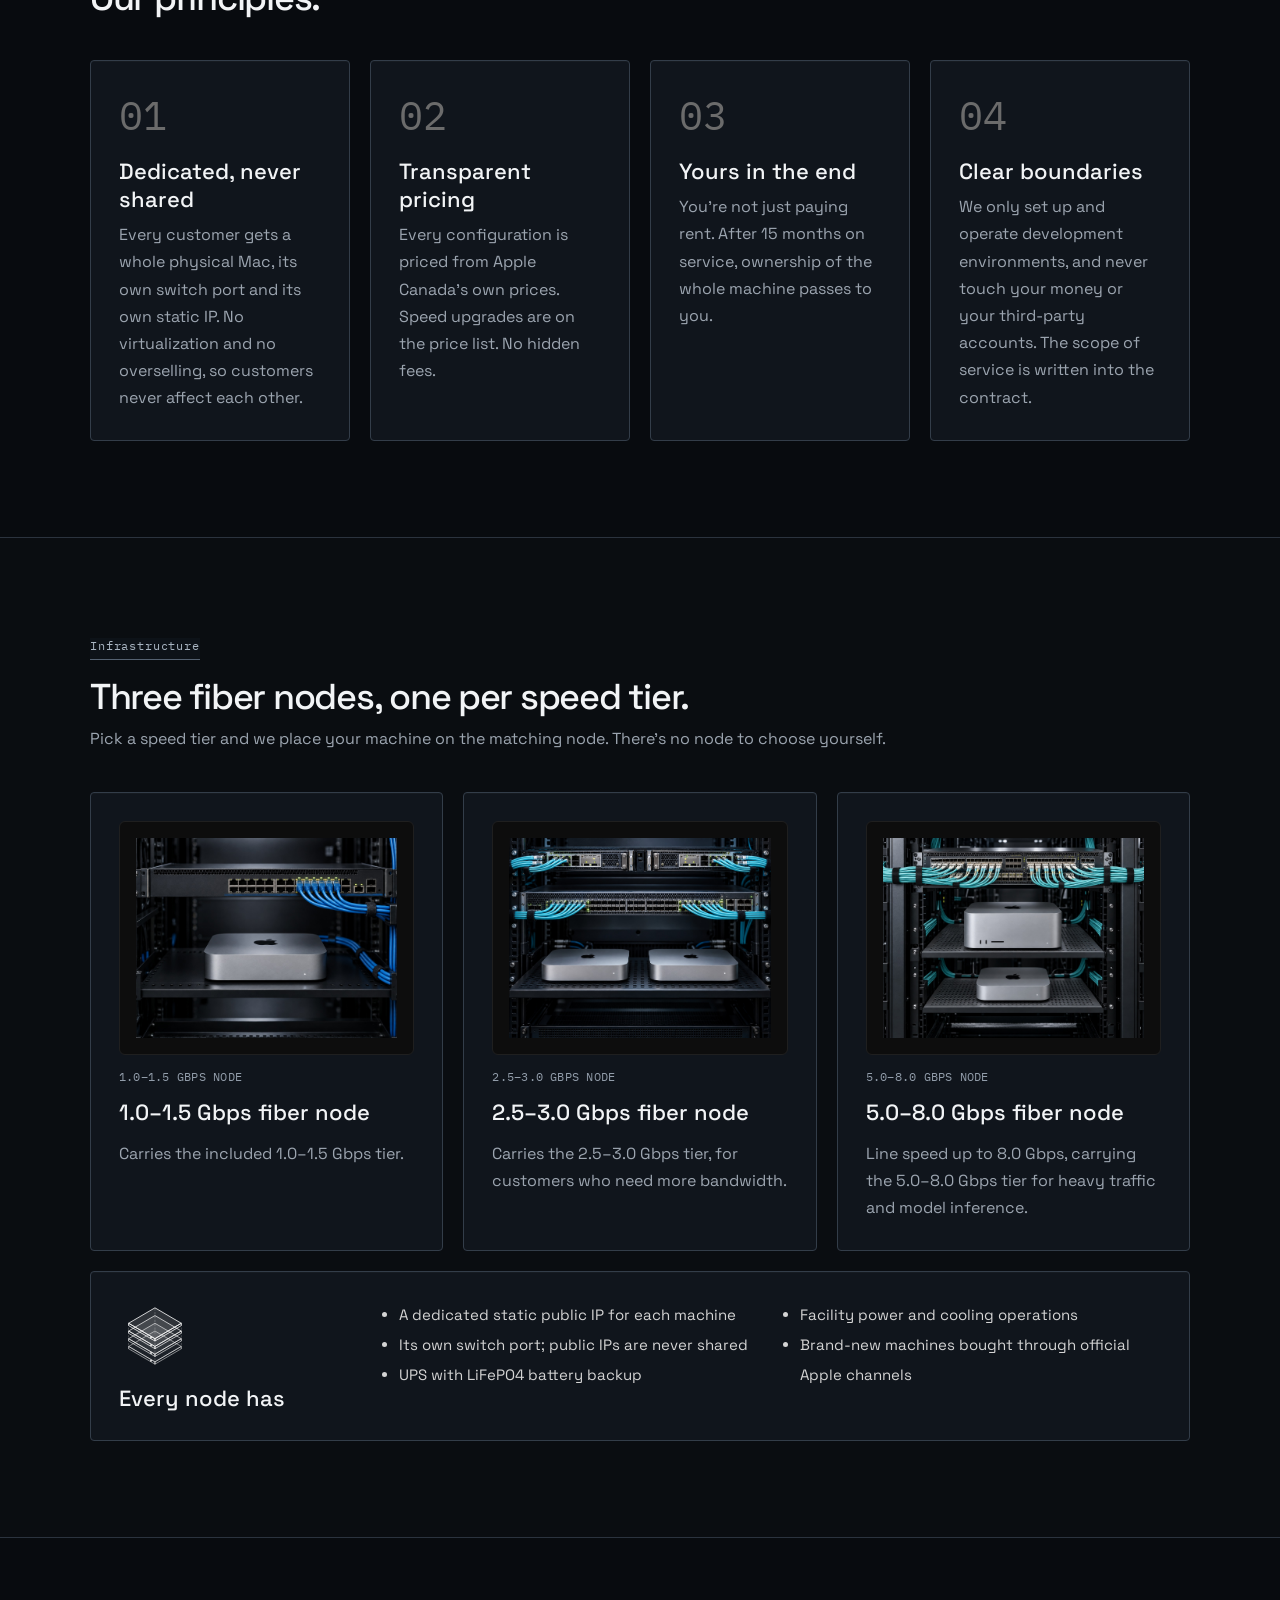
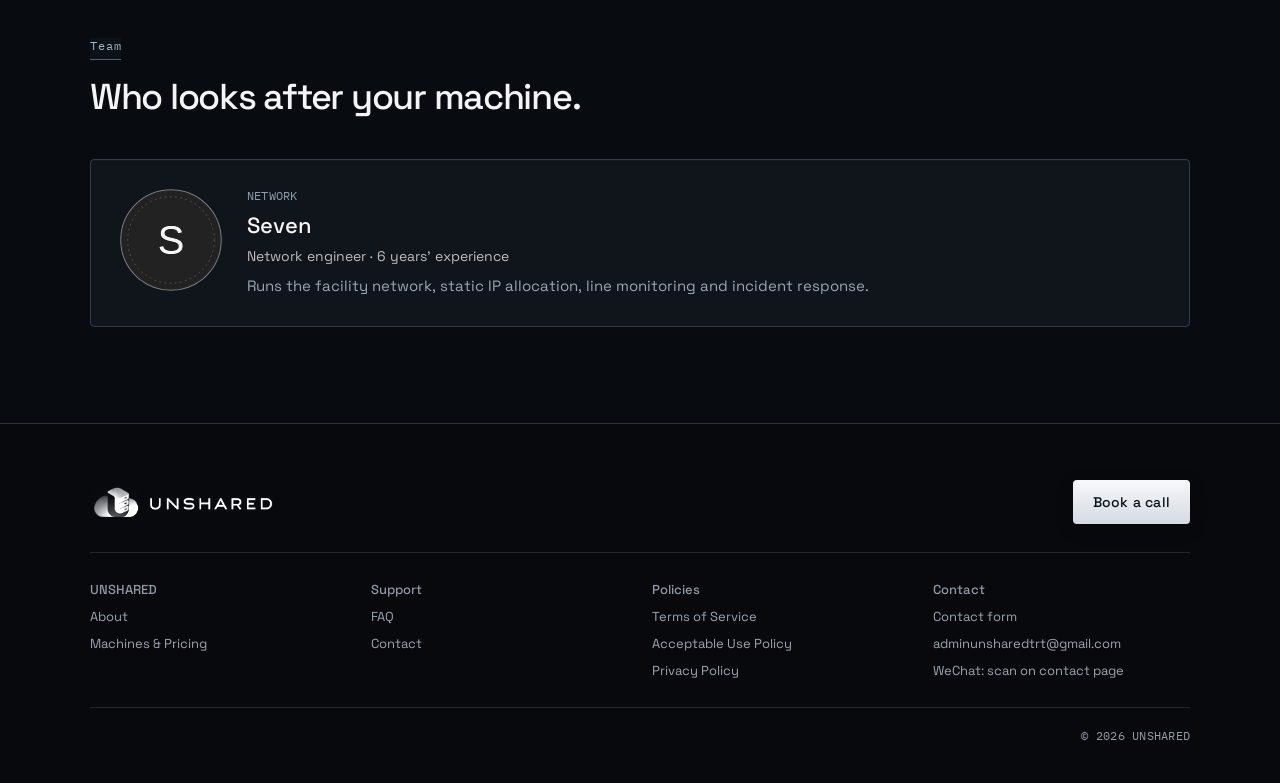
<file: cloud/en/about.html>
<!doctype html>
<html lang="en">
<head>
<meta charset="utf-8">
<meta name="viewport" content="width=device-width, initial-scale=1">
<title>About · UNSHARED</title>
<meta name="description" content="Bare-metal Mac hosting in Toronto: dedicated hardware, a long-term static public IP, three fiber nodes, and the machine is yours after 15 months.">
<meta name="theme-color" content="#0a0a0a">
<meta property="og:type" content="website">
<meta property="og:title" content="About · UNSHARED">
<meta property="og:description" content="Bare-metal Mac hosting in Toronto: dedicated hardware, a long-term static public IP, three fiber nodes, and the machine is yours after 15 months.">
<meta name="robots" content="index, follow, max-image-preview:large, max-snippet:-1, max-video-preview:-1">
<meta name="geo.region" content="CA-ON">
<meta name="geo.placename" content="Toronto">
<meta name="geo.position" content="43.6532;-79.3832">
<meta name="ICBM" content="43.6532, -79.3832">
<meta property="og:site_name" content="UNSHARED">
<meta property="og:locale" content="en_US">
<meta property="og:locale:alternate" content="zh_CN">
<meta name="twitter:card" content="summary_large_image">
<meta name="twitter:title" content="About · UNSHARED">
<meta name="twitter:description" content="Bare-metal Mac hosting in Toronto: dedicated hardware, a long-term static public IP, three fiber nodes, and the machine is yours after 15 months.">
<link rel="stylesheet" href="../assets/fonts/google-fonts.css">
<style>
body{margin:0;background:#0a0a0a}
a{color:#ededed}a:hover{color:#fff}
.wrap{max-width:1180px;margin:0 auto;padding:0 40px;box-sizing:border-box}
.mono{font-family:'IBM Plex Mono',monospace;font-size:12px;color:#a1a1a1;letter-spacing:.02em}
.mut{color:#a1a1a1}
.btn{display:inline-flex;align-items:center;min-height:44px;padding:0 20px;border-radius:4px;background:#f2f2f2;color:#0a0a0a;text-decoration:none;font-size:14px;font-weight:500}
.btn:hover{color:#0a0a0a;background:#d4d4d4}
.btn-o{display:inline-flex;align-items:center;min-height:44px;padding:0 20px;border-radius:4px;border:1px solid #6b6b6b;color:#ededed;text-decoration:none;font-size:14px}
.lbl{display:inline-block;font-family:'IBM Plex Mono',monospace;font-size:12px;color:#a1a1a1;padding-bottom:6px;border-bottom:1px solid #6b6b6b}
.card{background:#111;border:1px solid #262626;border-radius:8px;padding:28px;box-sizing:border-box}
.sec{padding:96px 0;border-top:1px solid #262626}
h2{font-size:36px;font-weight:500;margin:16px 0 6px;line-height:1.2;color:#f5f5f5}
h3{color:#f5f5f5}
p{margin:0;line-height:1.7}

[hidden]{display:none !important}
.sr-only{position:absolute;width:1px;height:1px;padding:0;margin:-1px;overflow:hidden;clip:rect(0,0,0,0);white-space:nowrap;border:0}
.skip-link{position:absolute;left:16px;top:-60px;z-index:100;background:#f2f2f2;color:#0a0a0a;padding:10px 16px;border-radius:4px;font-size:14px;text-decoration:none}
.skip-link:focus{top:12px}
html{-webkit-text-size-adjust:100%}
@media (prefers-reduced-motion: no-preference){html{scroll-behavior:smooth}}
a:focus-visible,button:focus-visible,summary:focus-visible,input:focus-visible{outline:2px solid #f2f2f2;outline-offset:2px}
.site-header{display:flex;flex-wrap:wrap;justify-content:space-between;align-items:center;gap:16px;min-height:76px}
.brand{display:flex;align-items:center;gap:12px;text-decoration:none}
.brand-logo{display:block;width:190px;height:auto;filter:grayscale(1) invert(1) brightness(2) contrast(1.35);mix-blend-mode:screen}
.footer-brand-logo{width:190px}
.hdr-right{display:flex;align-items:center;gap:24px}
.nav-links{display:flex;flex-wrap:wrap;align-items:center;gap:28px;font-size:14px}
.nav-links a:not(.btn){text-decoration:none;color:#a1a1a1;position:relative}
.nav-links a:not(.btn):hover{color:#ededed}
.nav-links a[aria-current=page]{color:#fff;font-weight:500}
.nav-links a[aria-current=page]::after{content:"";position:absolute;left:0;right:0;bottom:-10px;height:2px;border-radius:2px;background:#f2f2f2}
.lang{display:flex;align-items:center;gap:2px;font-family:'IBM Plex Mono',monospace;font-size:12px;letter-spacing:.04em;color:#4d4d4d}
.lang a{display:inline-flex;align-items:center;justify-content:center;min-height:44px;min-width:36px;padding:0 4px;color:#8a8a8a;text-decoration:none;box-sizing:border-box}
.lang a:hover{color:#fff}
.lang a[aria-current=true]{color:#f5f5f5}
.burger{display:none;align-items:center;justify-content:center;width:44px;height:44px;border:1px solid #333;border-radius:6px;background:transparent;color:#ededed;cursor:pointer;padding:0}
.burger .i-close{display:none}
.burger[aria-expanded=true] .i-close{display:block}
.burger[aria-expanded=true] .i-open{display:none}
.m-menu{display:none}
.m-link{display:flex;align-items:center;justify-content:space-between;min-height:52px;border-bottom:1px solid #1f1f1f;color:#bdbdbd;text-decoration:none;font-size:16px}
.m-link[aria-current=page]{color:#fff;font-weight:500;box-shadow:inset 3px 0 0 #f2f2f2;padding-left:14px}
@media (max-width: 860px){
.wrap{padding:0 20px}
.nav-links{display:none !important}
.burger{display:inline-flex}
.hdr-right{gap:8px}
.m-menu.open{display:flex;flex-direction:column;padding:4px 20px 20px;border-bottom:1px solid #262626;background:#0d0d0d}
.sec{padding:64px 0}
h2{font-size:28px}
.pad-lg{padding:24px !important}
.fig-box{padding:16px !important}
.hero{padding-top:40px !important}
}
@media (max-width: 560px){
.card{padding:20px}
.brand-logo{width:152px}
.footer-brand-logo{width:152px}
}
@media (max-width: 400px){
.brand .mono{display:none}
.brand-logo{width:132px}
}
</style>
<link rel="stylesheet" href="../assets/site-redesign.css?v=13">
</head>
<body class="inner-page page-about">
<a class="skip-link" href="#main">Skip to content</a>

<div style="font-family: 'Space Grotesk', 'Noto Sans SC', sans-serif; color: #ededed; background: #0a0a0a">

<header class="wrap site-header">
<a href="index.html" class="brand" aria-label="UNSHARED"><img src="../assets/brand-header.png?v=3" alt="UNSHARED" class="brand-logo" width="540" height="112"></a>
<div class="hdr-right">
<nav aria-label="Main" class="nav-links"><a href="index.html">Home</a><a href="about.html" aria-current="page">About</a><a href="pricing.html">Machines & Pricing</a><a href="contact.html">Contact</a><a href="contact.html" class="btn">Book a call</a></nav>
<div class="lang" role="group" aria-label="Language / 语言"><a href="about.html" hreflang="en" lang="en" aria-current="true">EN</a><span aria-hidden="true">/</span><a href="../about.html" hreflang="zh-CN" lang="zh-CN">中文</a></div>
<button type="button" class="burger" aria-label="Open menu" aria-expanded="false" aria-controls="m-menu"><svg class="i-open" width="20" height="20" viewBox="0 0 20 20" fill="none" stroke="currentColor" stroke-width="1.5" aria-hidden="true"><path d="M3 6h14M3 10h14M3 14h14"></path></svg><svg class="i-close" width="20" height="20" viewBox="0 0 20 20" fill="none" stroke="currentColor" stroke-width="1.5" aria-hidden="true"><path d="M4 4l12 12M16 4L4 16"></path></svg></button>
</div>
</header>
<nav id="m-menu" aria-label="Mobile" class="m-menu">
<a class="m-link" href="index.html">Home<span class="mono">→</span></a>
<a class="m-link" href="about.html" aria-current="page">About<span class="mono">→</span></a>
<a class="m-link" href="pricing.html">Machines & Pricing<span class="mono">→</span></a>
<a class="m-link" href="contact.html">Contact<span class="mono">→</span></a>
<a href="contact.html" class="btn" style="margin-top: 16px">Book a call</a>
</nav>

<main id="main" tabindex="-1"><section class="wrap hero" style="padding-top: 72px; padding-bottom: 56px">
<span class="lbl">About us</span>
<h1 style="font-size: clamp(32px, 7vw, 52px); font-weight: 500; line-height: 1.12; margin: 24px 0 0; color: #f5f5f5; max-width: 900px">We believe real security<br>means a machine that is truly yours.</h1>
<p class="mut" style="font-size: 18px; margin-top: 24px; max-width: 720px">UNSHARED is an offshore AI development environment provider headquartered in Toronto, Canada, offering environment setup, operations and API/integration testing. We rack brand-new Mac minis and Mac Studios in a professional facility, give each machine to exactly one customer, and after 15 months of continuous subscription hand the whole machine over to you.</p>
</section>

<section class="wrap" style="padding-bottom: 96px">
<div class="fig-box" role="img" aria-label="Silver Mac minis, network equipment and blue cabling in a Toronto data-center rack" style="border: 1px solid #262626; border-radius: 8px; padding: 32px; background: #0d0d0d">
<img src="../assets/illus-room.svg" alt="Silver Mac minis, network equipment and blue cabling in a Toronto data-center rack" style="width: 100%; height: auto; display: block" loading="lazy" decoding="async">
</div>
</section>

<section class="sec">
<div class="wrap">
<div style="display: flex; flex-wrap: wrap; gap: 56px">
<div style="flex: 1 1 340px; min-width: 0">
<span class="lbl">Why we built this</span>
<h2>Three risks for teams operating overseas.</h2>
</div>
<div style="flex: 2 1 520px; min-width: 0; padding-top: 40px">
<p class="mut" style="font-size: 17px">Many teams need a Mac that stays online with a fixed network setup, for builds, testing or running agents. The usual workarounds are shared virtual machines, shared accounts, or paying a third party to top up and activate services. They work in the short term but leave three kinds of risk. We designed our service to solve only the technical part, and we spell out what we don't do.</p>
</div>
</div>
<div style="display: grid; grid-template-columns: repeat(auto-fit, minmax(min(300px, 100%), 1fr)); gap: 20px; margin-top: 56px">
<div class="card" style="display: flex; flex-direction: column; gap: 14px">
<svg width="44" height="44" viewBox="0 0 44 44" fill="none" stroke="currentColor" stroke-width="1.3" aria-hidden="true" style="color: #e6e6e6"><path d="M4 30l7-7 6 5 7-12 5 6 4-5"></path><path d="M36 13l4 4M40 13l-4 4"></path><path d="M4 38h36" stroke-opacity=".4"></path></svg>
<span class="mono">RISK 01</span>
<h3 style="margin: 0; font-size: 22px; font-weight: 500">Unstable development and test environments</h3>
<p class="mut" style="font-size: 15px">Shared virtual machines change performance and exit address all the time, so API callbacks, allowlists and automated tests are hard to reproduce reliably. Remote-desktopping into a home computer can't guarantee bandwidth or stability either.</p>
<p style="font-size: 14px; color: #bdbdbd"><span style="color: #f5f5f5">Possible outcome: </span>test results can't be reproduced, and builds and releases stall.</p>
<div style="border-top: 1px solid #262626; padding-top: 16px; font-size: 15px; margin-top: auto"><span class="mono" style="display: block; margin-bottom: 6px">OUR APPROACH</span>One dedicated physical Mac, one long-term static public IP on commercial fiber, and an environment that doesn't change under you.</div>
</div>
<div class="card" style="display: flex; flex-direction: column; gap: 14px">
<svg width="44" height="44" viewBox="0 0 44 44" fill="none" stroke="currentColor" stroke-width="1.3" aria-hidden="true" style="color: #e6e6e6"><rect x="5" y="11" width="34" height="22" rx="3"></rect><path d="M5 18h34"></path><path d="M10 27h8"></path><path d="M30 4l-6 36" stroke-opacity=".6"></path></svg>
<span class="mono">RISK 02</span>
<h3 style="margin: 0; font-size: 22px; font-weight: 500">Proxy payments and proxy-held accounts</h3>
<p class="mut" style="font-size: 15px">Paying subscriptions through a third party, or sharing or reselling accounts, breaks most platforms' terms of service. Collecting and paying money across borders on someone else's behalf may also fall under local payment and foreign-exchange rules. And once an account registered in someone else's name is suspended, appeals and data recovery are very hard.</p>
<p style="font-size: 14px; color: #bdbdbd"><span style="color: #f5f5f5">Possible outcome: </span>lost accounts and history, and legal exposure for whoever paid.</p>
<div style="border-top: 1px solid #262626; padding-top: 16px; font-size: 15px; margin-top: auto"><span class="mono" style="display: block; margin-bottom: 6px">OUR APPROACH</span>We don't top up, collect or pay on your behalf, and we don't register or hold any third-party account for you. You sign up and pay in your own name; we look after the development environment only.</div>
</div>
<div class="card" style="display: flex; flex-direction: column; gap: 14px">
<svg width="44" height="44" viewBox="0 0 44 44" fill="none" stroke="currentColor" stroke-width="1.3" aria-hidden="true" style="color: #e6e6e6"><path d="M22 4l15 6v10c0 10-7 17-15 20C14 37 7 30 7 20V10z"></path><rect x="16" y="19" width="12" height="9" rx="1.5"></rect><path d="M18.5 19v-3a3.5 3.5 0 017 0v3"></path></svg>
<span class="mono">RISK 03</span>
<h3 style="margin: 0; font-size: 22px; font-weight: 500">Unclear control of data and assets</h3>
<p class="mut" style="font-size: 15px">Multi-tenant VMs, and accounts or devices in someone else's name, blur who can see your business data. Moving data across borders can also bring extra compliance obligations that need assessing up front.</p>
<p style="font-size: 14px; color: #bdbdbd"><span style="color: #f5f5f5">Possible outcome: </span>client records, quotes and other sensitive information leak.</p>
<div style="border-top: 1px solid #262626; padding-top: 16px; font-size: 15px; margin-top: auto"><span class="mono" style="display: block; margin-bottom: 6px">OUR APPROACH</span>Physical isolation, and the machine is yours after 15 months on service. Our staff never log in without the customer's written authorization, and data-access boundaries are stated in advance.</div>
</div>
</div>
<div style="display: flex; flex-wrap: wrap; gap: 20px; margin-top: 20px">
<div class="card" style="flex: 1 1 360px; min-width: 0">
<span class="mono">WE PROVIDE</span>
<h3 style="margin: 10px 0 14px; font-size: 20px; font-weight: 500">What we provide</h3>
<ul style="padding-left: 20px; margin: 0; line-height: 2.1; color: #d4d4d4">
<li>Setup, operation and hardware support of a dedicated macOS development environment</li>
<li>Full macOS admin rights: install any software or AI tool you like</li>
<li>A fixed public address for API callbacks and allowlist testing</li>
<li>Power, cooling and facility operations</li>

</ul>
</div>
<div class="card" style="flex: 1 1 360px; min-width: 0; border-color: #bdbdbd">
<span class="mono">WE DON'T PROVIDE</span>
<h3 style="margin: 10px 0 14px; font-size: 20px; font-weight: 500">What we don't provide</h3>
<ul style="padding-left: 20px; margin: 0; line-height: 2.1; color: #d4d4d4">
<li>Top-ups or payments on third-party platforms</li>
<li>Registering, holding, sharing or reselling third-party accounts</li>
<li>Collecting or paying money on anyone's behalf, or any settlement service</li>
<li>Network rental, bandwidth resale or anything that circumvents network controls</li>
</ul>
</div>
</div>
<p class="mono" style="margin-top: 20px; line-height: 1.7">The above is a general description of risks and is not legal advice. Customers are responsible for making sure their use complies with local laws and with the terms of any third-party platform.</p>
</div>
</section>


<section class="sec">
<div class="wrap">
<span class="lbl">What we believe</span>
<h2>Our principles.</h2>
<div style="display: grid; grid-template-columns: repeat(auto-fit, minmax(min(240px, 100%), 1fr)); gap: 20px; margin-top: 40px">
<div class="card"><div style="font-family: 'IBM Plex Mono', monospace; font-size: 40px; color: #6b6b6b">01</div><h3 style="margin: 16px 0 8px; font-size: 22px; font-weight: 500">Dedicated, never shared</h3><p class="mut">Every customer gets a whole physical Mac, its own switch port and its own static IP. No virtualization and no overselling, so customers never affect each other.</p></div>
<div class="card"><div style="font-family: 'IBM Plex Mono', monospace; font-size: 40px; color: #6b6b6b">02</div><h3 style="margin: 16px 0 8px; font-size: 22px; font-weight: 500">Transparent pricing</h3><p class="mut">Every configuration is priced from Apple Canada's own prices. Speed upgrades are on the price list. No hidden fees.</p></div>
<div class="card"><div style="font-family: 'IBM Plex Mono', monospace; font-size: 40px; color: #6b6b6b">03</div><h3 style="margin: 16px 0 8px; font-size: 22px; font-weight: 500">Yours in the end</h3><p class="mut">You're not just paying rent. After 15 months on service, ownership of the whole machine passes to you.</p></div>
<div class="card"><div style="font-family: 'IBM Plex Mono', monospace; font-size: 40px; color: #6b6b6b">04</div><h3 style="margin: 16px 0 8px; font-size: 22px; font-weight: 500">Clear boundaries</h3><p class="mut">We only set up and operate development environments, and never touch your money or your third-party accounts. The scope of service is written into the contract.</p></div>
</div>
</div>
</section>

<section class="sec">
<div class="wrap">
<span class="lbl">Infrastructure</span>
<h2>Three fiber nodes, one per speed tier.</h2>
<p class="mut">Pick a speed tier and we place your machine on the matching node. There's no node to choose yourself.</p>
<div style="display: grid; grid-template-columns: repeat(auto-fit, minmax(min(280px, 100%), 1fr)); gap: 20px; margin-top: 40px">
<div class="card" style="display: flex; flex-direction: column; gap: 14px">
<div style="background: #0d0d0d; border: 1px solid #1f1f1f; border-radius: 6px; padding: 16px"><img src="../assets/node-15.svg" alt="One silver Mac mini below a network switch with blue cabling" style="width: 100%; height: 200px; object-fit: contain; display: block" loading="lazy" decoding="async"></div>
<span class="mono">1.0–1.5 GBPS NODE</span>
<h3 style="margin: 0; font-size: 22px; font-weight: 500">1.0–1.5 Gbps fiber node</h3>
<p class="mut">Carries the included 1.0–1.5 Gbps tier.</p>
</div>
<div class="card" style="display: flex; flex-direction: column; gap: 14px">
<div style="background: #0d0d0d; border: 1px solid #1f1f1f; border-radius: 6px; padding: 16px"><img src="../assets/node-30.svg" alt="Two silver Mac minis below network switching equipment and blue cabling" style="width: 100%; height: 200px; object-fit: contain; display: block" loading="lazy" decoding="async"></div>
<span class="mono">2.5–3.0 GBPS NODE</span>
<h3 style="margin: 0; font-size: 22px; font-weight: 500">2.5–3.0 Gbps fiber node</h3>
<p class="mut">Carries the 2.5–3.0 Gbps tier, for customers who need more bandwidth.</p>
</div>
<div class="card" style="display: flex; flex-direction: column; gap: 14px">
<div style="background: #0d0d0d; border: 1px solid #1f1f1f; border-radius: 6px; padding: 16px"><img src="../assets/node-80.svg" alt="Mac Studio and Mac mini below high-capacity switching and aqua fiber cabling" style="width: 100%; height: 200px; object-fit: contain; display: block" loading="lazy" decoding="async"></div>
<span class="mono">5.0–8.0 GBPS NODE</span>
<h3 style="margin: 0; font-size: 22px; font-weight: 500">5.0–8.0 Gbps fiber node</h3>
<p class="mut">Line speed up to 8.0 Gbps, carrying the 5.0–8.0 Gbps tier for heavy traffic and model inference.</p>
</div>
</div>
<div class="card" style="display: flex; flex-wrap: wrap; gap: 24px 40px; align-items: flex-start; margin-top: 20px">
<div style="flex: 0 1 220px; display: flex; flex-direction: column; gap: 12px">
<img src="../assets/icon-rack.svg" alt="" style="width: 72px; height: 72px; object-fit: contain" loading="lazy" decoding="async">
<h3 style="margin: 0; font-size: 22px; font-weight: 500">Every node has</h3>
</div>
<div style="flex: 1 1 420px; min-width: 0">
<ul style="padding-left: 20px; line-height: 2; margin: 0; color: #d4d4d4; font-size: 15px; columns: 2 260px; column-gap: 40px">
<li>A dedicated static public IP for each machine</li>
<li>Its own switch port; public IPs are never shared</li>

<li>UPS with LiFePO4 battery backup</li>
<li>Facility power and cooling operations</li>

<li>Brand-new machines bought through official Apple channels</li>
</ul>
</div>
</div>
</div>
</section>

<section class="sec">
<div class="wrap">
<span class="lbl">Team</span>
<h2>Who looks after your machine.</h2>
<div style="display: grid; grid-template-columns: repeat(auto-fit, minmax(min(340px, 100%), 1fr)); gap: 20px; margin-top: 40px">
<div class="card" style="display: flex; flex-wrap: wrap; gap: 24px; align-items: flex-start">
<img src="../assets/avatar-seven.svg" alt="Seven's avatar" style="width: 104px; height: 104px; flex: none; border-radius: 50%" loading="lazy" decoding="async">
<div style="flex: 1 1 200px; display: flex; flex-direction: column; gap: 8px"><span class="mono">NETWORK</span><div style="font-weight: 500; font-size: 22px; color: #f5f5f5">Seven</div><div style="color: #bdbdbd; font-size: 14px">Network engineer · 6 years' experience</div><p class="mut" style="font-size: 15px">Runs the facility network, static IP allocation, line monitoring and incident response.</p></div>
</div>
</div>
</div>
</section>



</main>
<footer style="border-top: 1px solid #262626; padding: 56px 0 40px">
<div class="wrap">
<div style="display: flex; flex-wrap: wrap; justify-content: space-between; align-items: center; gap: 16px; padding-bottom: 28px; border-bottom: 1px solid #262626">
<span style="display: flex; align-items: center"><img src="../assets/brand-header.png?v=3" alt="UNSHARED" class="brand-logo footer-brand-logo" width="540" height="112" loading="lazy"></span>
<a href="contact.html" class="btn">Book a call</a>
</div>
<div style="display: grid; grid-template-columns: repeat(auto-fit, minmax(150px, 1fr)); gap: 24px; padding: 28px 0; font-size: 13px">
<div style="display: flex; flex-direction: column; gap: 10px"><b style="font-weight: 500">UNSHARED</b><a href="about.html" class="mut" style="text-decoration: none">About</a><a href="pricing.html" class="mut" style="text-decoration: none">Machines & Pricing</a></div>
<div style="display: flex; flex-direction: column; gap: 10px"><b style="font-weight: 500">Support</b><a href="pricing.html#faq" class="mut" style="text-decoration: none">FAQ</a><a href="contact.html" class="mut" style="text-decoration: none">Contact</a></div>
<div style="display: flex; flex-direction: column; gap: 10px"><b style="font-weight: 500">Policies</b><a href="policy.html#terms" class="mut" style="text-decoration: none">Terms of Service</a><a href="policy.html#aup" class="mut" style="text-decoration: none">Acceptable Use Policy</a><a href="policy.html#privacy" class="mut" style="text-decoration: none">Privacy Policy</a></div>
<div style="display: flex; flex-direction: column; gap: 10px"><b style="font-weight: 500">Contact</b><a href="contact.html" class="mut" style="text-decoration: none">Contact form</a><a href="mailto:adminunsharedtrt@gmail.com" class="mut" style="text-decoration: none; overflow-wrap: anywhere">adminunsharedtrt@gmail.com</a><span class="mut">WeChat: scan on contact page</span></div>
</div>
<div class="mono" style="display: flex; flex-wrap: wrap; justify-content: space-between; gap: 12px; border-top: 1px solid #262626; padding-top: 20px"><span><br></span><span>© 2026 UNSHARED</span></div>
</div>
</footer>

</div>
<script src="../js/site.js" defer></script>
</body>
</html>
</file>
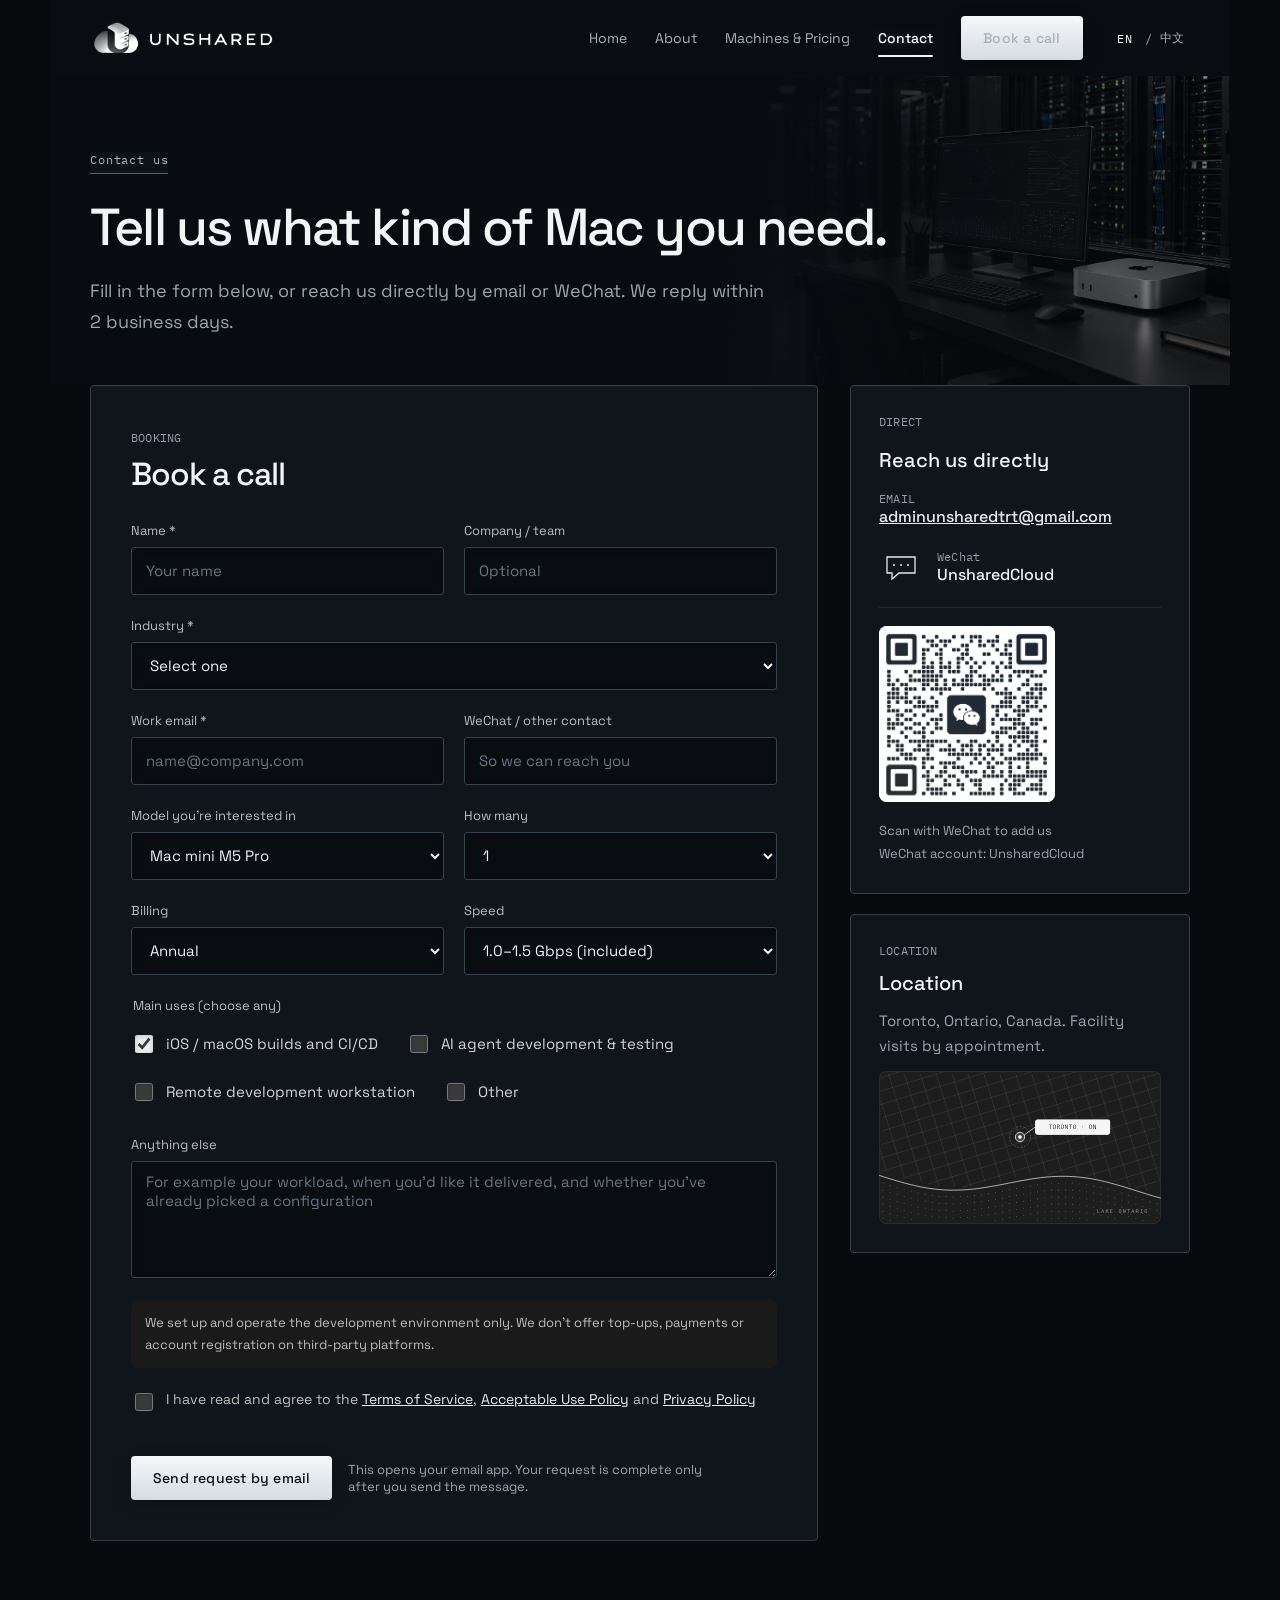
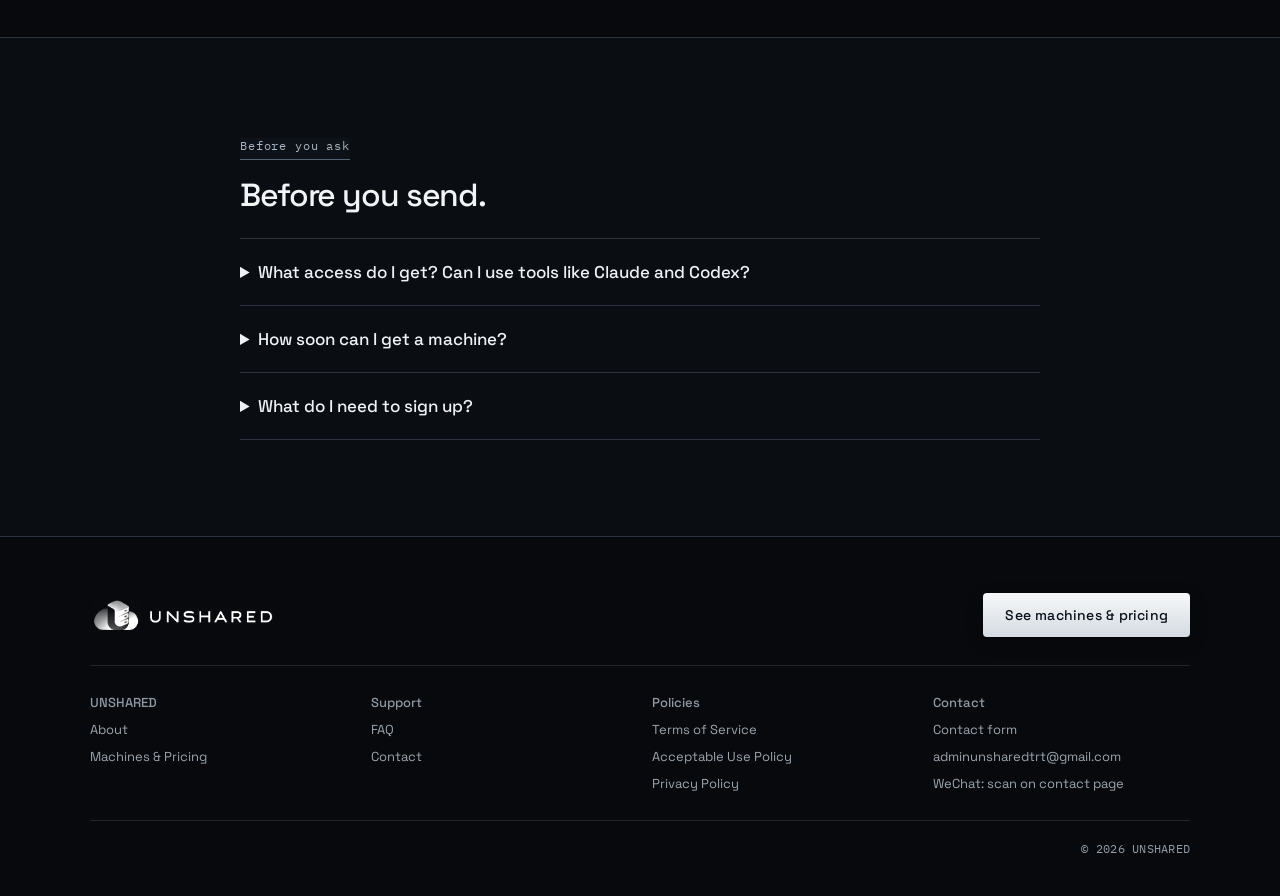
<file: cloud/en/contact.html>
<!doctype html>
<html lang="en">
<head>
<meta charset="utf-8">
<meta name="viewport" content="width=device-width, initial-scale=1">
<title>Contact · UNSHARED</title>
<meta name="description" content="Book a consultation for dedicated Mac hosting in Toronto with UNSHARED.">
<meta name="theme-color" content="#0a0a0a">
<meta property="og:type" content="website">
<meta property="og:title" content="Contact · UNSHARED">
<meta property="og:description" content="Book a consultation for dedicated Mac hosting in Toronto with UNSHARED.">
<meta name="robots" content="index, follow, max-image-preview:large, max-snippet:-1, max-video-preview:-1">
<meta name="geo.region" content="CA-ON">
<meta name="geo.placename" content="Toronto">
<meta name="geo.position" content="43.6532;-79.3832">
<meta name="ICBM" content="43.6532, -79.3832">
<meta property="og:site_name" content="UNSHARED">
<meta property="og:locale" content="en_US">
<meta property="og:locale:alternate" content="zh_CN">
<meta name="twitter:card" content="summary_large_image">
<meta name="twitter:title" content="Contact · UNSHARED">
<meta name="twitter:description" content="Book a consultation for dedicated Mac hosting in Toronto with UNSHARED.">
<link rel="stylesheet" href="../assets/fonts/google-fonts.css">
<style>
body{margin:0;background:#0a0a0a}
a{color:#ededed}a:hover{color:#fff}
.wrap{max-width:1180px;margin:0 auto;padding:0 40px;box-sizing:border-box}
.mono{font-family:'IBM Plex Mono',monospace;font-size:12px;color:#a1a1a1;letter-spacing:.02em}
.mut{color:#a1a1a1}
.btn{display:inline-flex;align-items:center;justify-content:center;min-height:44px;padding:0 22px;border-radius:4px;background:#f2f2f2;color:#0a0a0a;text-decoration:none;font-size:14px;font-weight:500;border:0;font-family:inherit;cursor:pointer}
.btn:hover{color:#0a0a0a;background:#d4d4d4}
.btn-o{display:inline-flex;align-items:center;justify-content:center;min-height:44px;padding:0 20px;border-radius:4px;border:1px solid #6b6b6b;background:transparent;color:#ededed;text-decoration:none;font-size:14px;font-family:inherit;cursor:pointer}
.btn-o:hover{border-color:#ededed;color:#fff}
.lbl{display:inline-block;font-family:'IBM Plex Mono',monospace;font-size:12px;color:#a1a1a1;padding-bottom:6px;border-bottom:1px solid #6b6b6b}
.card{background:#111;border:1px solid #262626;border-radius:8px;padding:28px;box-sizing:border-box}
.sec{padding:96px 0;border-top:1px solid #262626}
.field{display:flex;flex-direction:column;gap:8px;font-size:13px;color:#bdbdbd}
.field input,.field select,.field textarea{font:inherit;font-size:15px;border:1px solid #333;border-radius:6px;background:#0d0d0d;min-height:48px;padding:10px 14px;box-sizing:border-box;width:100%;color:#ededed}
.field input::placeholder,.field textarea::placeholder{color:#6b6b6b}
.field input:focus,.field select:focus,.field textarea:focus{outline:2px solid #bdbdbd;outline-offset:1px;border-color:#6b6b6b}
.row2{display:grid;grid-template-columns:repeat(auto-fit,minmax(min(240px,100%),1fr));gap:20px}
.chk{display:flex;gap:10px;align-items:center;min-height:44px;font-size:15px;color:#d4d4d4}
.chk input{width:18px;height:18px;accent-color:#f2f2f2}
.wechat-qr-crop{position:relative;width:176px;height:176px;overflow:hidden;background:#fff;border-radius:8px;flex:none}
.wechat-qr-crop img{position:absolute;width:183px;height:auto;max-width:none;left:-3.5px;top:-22px;display:block}
h2{font-size:32px;font-weight:500;margin:16px 0 6px;line-height:1.2;color:#f5f5f5}
p{margin:0;line-height:1.7}

[hidden]{display:none !important}
.sr-only{position:absolute;width:1px;height:1px;padding:0;margin:-1px;overflow:hidden;clip:rect(0,0,0,0);white-space:nowrap;border:0}
.skip-link{position:absolute;left:16px;top:-60px;z-index:100;background:#f2f2f2;color:#0a0a0a;padding:10px 16px;border-radius:4px;font-size:14px;text-decoration:none}
.skip-link:focus{top:12px}
html{-webkit-text-size-adjust:100%}
@media (prefers-reduced-motion: no-preference){html{scroll-behavior:smooth}}
a:focus-visible,button:focus-visible,summary:focus-visible,input:focus-visible{outline:2px solid #f2f2f2;outline-offset:2px}
.site-header{display:flex;flex-wrap:wrap;justify-content:space-between;align-items:center;gap:16px;min-height:76px}
.brand{display:flex;align-items:center;gap:12px;text-decoration:none}
.brand-logo{display:block;width:190px;height:auto;filter:grayscale(1) invert(1) brightness(2) contrast(1.35);mix-blend-mode:screen}
.footer-brand-logo{width:190px}
.hdr-right{display:flex;align-items:center;gap:24px}
.nav-links{display:flex;flex-wrap:wrap;align-items:center;gap:28px;font-size:14px}
.nav-links a:not(.btn){text-decoration:none;color:#a1a1a1;position:relative}
.nav-links a:not(.btn):hover{color:#ededed}
.nav-links a[aria-current=page]{color:#fff;font-weight:500}
.nav-links a[aria-current=page]::after{content:"";position:absolute;left:0;right:0;bottom:-10px;height:2px;border-radius:2px;background:#f2f2f2}
.lang{display:flex;align-items:center;gap:2px;font-family:'IBM Plex Mono',monospace;font-size:12px;letter-spacing:.04em;color:#4d4d4d}
.lang a{display:inline-flex;align-items:center;justify-content:center;min-height:44px;min-width:36px;padding:0 4px;color:#8a8a8a;text-decoration:none;box-sizing:border-box}
.lang a:hover{color:#fff}
.lang a[aria-current=true]{color:#f5f5f5}
.burger{display:none;align-items:center;justify-content:center;width:44px;height:44px;border:1px solid #333;border-radius:6px;background:transparent;color:#ededed;cursor:pointer;padding:0}
.burger .i-close{display:none}
.burger[aria-expanded=true] .i-close{display:block}
.burger[aria-expanded=true] .i-open{display:none}
.m-menu{display:none}
.m-link{display:flex;align-items:center;justify-content:space-between;min-height:52px;border-bottom:1px solid #1f1f1f;color:#bdbdbd;text-decoration:none;font-size:16px}
.m-link[aria-current=page]{color:#fff;font-weight:500;box-shadow:inset 3px 0 0 #f2f2f2;padding-left:14px}
@media (max-width: 860px){
.wrap{padding:0 20px}
.nav-links{display:none !important}
.burger{display:inline-flex}
.hdr-right{gap:8px}
.m-menu.open{display:flex;flex-direction:column;padding:4px 20px 20px;border-bottom:1px solid #262626;background:#0d0d0d}
.sec{padding:64px 0}
h2{font-size:28px}
.pad-lg{padding:24px !important}
.fig-box{padding:16px !important}
.hero{padding-top:40px !important}
}
@media (max-width: 560px){
.card{padding:20px}
.brand-logo{width:152px}
.footer-brand-logo{width:152px}
}
@media (max-width: 400px){
.brand .mono{display:none}
.brand-logo{width:132px}
}
</style>
<link rel="stylesheet" href="../assets/site-redesign.css?v=13">
</head>
<body class="inner-page page-contact">
<a class="skip-link" href="#main">Skip to content</a>

<div style="font-family: 'Space Grotesk', 'Noto Sans SC', sans-serif; color: #ededed; background: #0a0a0a">

<header class="wrap site-header">
<a href="index.html" class="brand" aria-label="UNSHARED"><img src="../assets/brand-header.png?v=3" alt="UNSHARED" class="brand-logo" width="540" height="112"></a>
<div class="hdr-right">
<nav aria-label="Main" class="nav-links"><a href="index.html">Home</a><a href="about.html">About</a><a href="pricing.html">Machines & Pricing</a><a href="contact.html" aria-current="page">Contact</a><a href="contact.html" class="btn">Book a call</a></nav>
<div class="lang" role="group" aria-label="Language / 语言"><a href="contact.html" hreflang="en" lang="en" aria-current="true">EN</a><span aria-hidden="true">/</span><a href="../contact.html" hreflang="zh-CN" lang="zh-CN">中文</a></div>
<button type="button" class="burger" aria-label="Open menu" aria-expanded="false" aria-controls="m-menu"><svg class="i-open" width="20" height="20" viewBox="0 0 20 20" fill="none" stroke="currentColor" stroke-width="1.5" aria-hidden="true"><path d="M3 6h14M3 10h14M3 14h14"></path></svg><svg class="i-close" width="20" height="20" viewBox="0 0 20 20" fill="none" stroke="currentColor" stroke-width="1.5" aria-hidden="true"><path d="M4 4l12 12M16 4L4 16"></path></svg></button>
</div>
</header>
<nav id="m-menu" aria-label="Mobile" class="m-menu">
<a class="m-link" href="index.html">Home<span class="mono">→</span></a>
<a class="m-link" href="about.html">About<span class="mono">→</span></a>
<a class="m-link" href="pricing.html">Machines & Pricing<span class="mono">→</span></a>
<a class="m-link" href="contact.html" aria-current="page">Contact<span class="mono">→</span></a>
<a href="contact.html" class="btn" style="margin-top: 16px">Book a call</a>
</nav>

<main id="main" tabindex="-1"><section class="wrap hero" style="padding-top: 72px; padding-bottom: 48px">
<span class="lbl">Contact us</span>
<h1 style="font-size: clamp(32px, 7vw, 52px); font-weight: 500; line-height: 1.12; margin: 24px 0 0; color: #f5f5f5; max-width: 860px">Tell us what kind of Mac you need.</h1>
<p class="mut" style="font-size: 18px; margin-top: 20px; max-width: 680px">Fill in the form below, or reach us directly by email or WeChat. We reply within 2 business days.</p>
</section>

<section style="padding-bottom: 96px">
<div class="wrap" style="display: flex; flex-wrap: wrap; gap: 32px; align-items: flex-start">

<div class="card pad-lg" style="flex: 999 1 600px; min-width: 0; padding: 40px">
<div id="sent-box" hidden tabindex="-1" style="display: flex; flex-direction: column; gap: 16px; align-items: flex-start; padding: 40px 0" role="status">
<svg width="56" height="56" viewBox="0 0 56 56" fill="none" stroke="currentColor" stroke-width="1.4" aria-hidden="true" style="color: #f2f2f2"><circle cx="28" cy="28" r="26"></circle><path d="M17 29l7 7 15-16"></path></svg>
<h2 style="margin: 0">We've received your request.</h2>
<p class="mut">We'll reply within 2 business days using the contact details you left.</p>
<button type="button" class="btn" id="send-again">Submit another</button>
</div>
<form id="booking-form" aria-label="Booking form" style="display: flex; flex-direction: column; gap: 22px">
<input type="text" name="_gotcha" tabindex="-1" autocomplete="off" aria-hidden="true" style="position: absolute; left: -9999px; width: 1px; height: 1px">
<div><span class="mono">BOOKING</span><h2 style="margin-top: 8px">Book a call</h2></div>
<div class="row2">
<label class="field">Name *<input type="text" name="name" autocomplete="name" placeholder="Your name" required></label>
<label class="field">Company / team<input type="text" name="company" autocomplete="organization" placeholder="Optional"></label>
</div>
<label class="field">Industry *<select name="industry" required><option value="" disabled selected>Select one</option><option>Software / Internet</option><option>AI / LLMs</option><option>Cross-border e-commerce</option><option>Social media & content</option><option>Advertising & marketing</option><option>Gaming</option><option>Fintech</option><option>Education & research</option><option>Digital nomad / freelancer</option><option>Other</option></select></label>
<div class="row2">
<label class="field">Work email *<input type="email" name="email" autocomplete="email" placeholder="name@company.com" required></label>
<label class="field">WeChat / other contact<input type="text" name="im" placeholder="So we can reach you"></label>
</div>
<div class="row2">
<label class="field">Model you're interested in<select name="model"><option>Mac mini M6</option><option selected>Mac mini M5 Pro</option><option>Mac Studio M5 Max</option><option>Mac Studio M5 Ultra</option><option>Not sure yet, please recommend</option></select></label>
<label class="field">How many<select name="quantity"><option>1</option><option>2–5</option><option>6 or more</option></select></label>
</div>
<div class="row2">
<label class="field">Billing<select name="billing"><option>Annual</option><option>Monthly</option><option>Not decided yet</option></select></label>
<label class="field">Speed<select name="speed"><option>1.0–1.5 Gbps (included)</option><option>2.5–3.0 Gbps</option><option>5.0–8.0 Gbps</option><option>Not sure yet</option></select></label>
</div>
<fieldset style="border: 0; padding: 0; margin: 0">
<legend style="font-size: 13px; color: #bdbdbd; margin-bottom: 8px">Main uses (choose any)</legend>
<div style="display: flex; flex-wrap: wrap; gap: 4px 28px">
<label class="chk"><input type="checkbox" name="use" value="iOS / macOS builds and CI/CD" checked> iOS / macOS builds and CI/CD</label>
<label class="chk"><input type="checkbox" name="use" value="AI agent development & testing"> AI agent development & testing</label>
<label class="chk"><input type="checkbox" name="use" value="Remote development workstation"> Remote development workstation</label>
<label class="chk"><input type="checkbox" name="use" value="Other"> Other</label>
</div>
</fieldset>
<label class="field">Anything else<textarea name="notes" rows="5" placeholder="For example your workload, when you'd like it delivered, and whether you've already picked a configuration"></textarea></label>
<p style="font-size: 13px; color: #bdbdbd; background: #1a1a1a; border-radius: 6px; padding: 12px 14px">We set up and operate the development environment only. We don't offer top-ups, payments or account registration on third-party platforms.</p>
<label class="chk" style="font-size: 14px; color: #bdbdbd; align-items: flex-start"><input type="checkbox" name="agree" value="yes" required style="margin-top: 3px"> <span>I have read and agree to the <a href="policy.html#terms">Terms of Service</a>, <a href="policy.html#aup">Acceptable Use Policy</a> and <a href="policy.html#privacy">Privacy Policy</a></span></label>
<p id="form-note" role="alert" hidden style="font-size: 14px; color: #f5f5f5; border: 1px solid #6b6b6b; border-radius: 6px; padding: 12px 14px"></p>
<div style="display: flex; flex-wrap: wrap; gap: 16px; align-items: center">
<button class="btn" type="submit">Send request by email</button>
<span class="mut" style="font-size: 13px; max-width: 360px">This opens your email app. Your request is complete only after you send the message.</span>
</div>
<div id="mail-fallback" hidden style="display: flex; flex-wrap: wrap; gap: 10px; align-items: center">
<a class="btn-o" id="open-mail-app">Open email app again</a>
<a class="btn-o" id="open-gmail-web" target="_blank" rel="noopener noreferrer">Open Gmail on the web</a>
<button class="btn-o" id="copy-mail-content" type="button">Copy email content</button>
</div>
</form>
</div>

<aside style="flex: 1 1 340px; min-width: 0; display: flex; flex-direction: column; gap: 20px">
<div class="card" style="display: flex; flex-direction: column; gap: 18px">
<span class="mono">DIRECT</span>
<h3 style="margin: 0; font-size: 20px; font-weight: 500; color: #f5f5f5">Reach us directly</h3>
<div><div class="mono">EMAIL</div><a href="mailto:adminunsharedtrt@gmail.com" style="font-weight: 500; overflow-wrap: anywhere">adminunsharedtrt@gmail.com</a></div>
<div style="display: flex; gap: 14px; align-items: center">
<svg width="44" height="44" viewBox="0 0 44 44" fill="none" stroke="currentColor" stroke-width="1.3" aria-hidden="true" style="flex: none; color: #e6e6e6"><path d="M8 12h28v16H20l-7 6v-6H8z"></path><path d="M14 20h2M21 20h2M28 20h2"></path></svg>
<div><div class="mono">WeChat</div><div style="font-weight: 500">UnsharedCloud</div></div>
</div>
<div style="display: flex; flex-wrap: wrap; gap: 18px; align-items: center; border-top: 1px solid #262626; padding-top: 18px">
<div class="wechat-qr-crop" role="img" aria-label="WeChat QR code for UnsharedCloud"><img src="../assets/wechat-unsharedcloud.jpg" alt="" loading="lazy" decoding="async"></div>
<p class="mut" style="font-size: 13px; flex: 1 1 120px">Scan with WeChat to add us<br>WeChat account: UnsharedCloud</p>
</div>
</div>
<div class="card" style="display: flex; flex-direction: column; gap: 12px">
<span class="mono">LOCATION</span>
<h3 style="margin: 0; font-size: 20px; font-weight: 500; color: #f5f5f5">Location</h3>
<p class="mut" style="font-size: 15px">Toronto, Ontario, Canada. Facility visits by appointment.</p>
<img src="../assets/map-toronto.svg" alt="Map of Toronto showing the city and Lake Ontario" style="width: 100%; height: auto; display: block; border-radius: 6px" loading="lazy" decoding="async">
</div>
</aside>

</div>
</section>

<section class="sec">
<div class="wrap" style="max-width: 880px">
<span class="lbl">Before you ask</span>
<h2>Before you send.</h2>
<div style="margin-top: 24px; border-top: 1px solid #333">
<details style="border-bottom: 1px solid #262626; padding: 22px 0"><summary style="font-weight: 500; font-size: 17px; cursor: pointer; color: #f5f5f5">What access do I get? Can I use tools like Claude and Codex?</summary><p class="mut" style="margin-top: 12px">You get full macOS administrator (sudo) access. You can install and use AI tools such as Claude Code, Codex and Gemini CLI, any major model, Xcode, Homebrew and Docker yourself. Register those service accounts in your own name.</p></details>
<details style="border-bottom: 1px solid #262626; padding: 22px 0"><summary style="font-weight: 500; font-size: 17px; cursor: pointer; color: #f5f5f5">How soon can I get a machine?</summary><p class="mut" style="margin-top: 12px">Remote access is delivered within 10 business days of signing and payment. Custom configurations wait on Apple's shipping and take longer.</p></details>

<details style="border-bottom: 1px solid #262626; padding: 22px 0"><summary style="font-weight: 500; font-size: 17px; cursor: pointer; color: #f5f5f5">What do I need to sign up?</summary><p class="mut" style="margin-top: 12px">Your company name and registration details, the name and title of an authorized representative, and billing details. Both sides sign the service agreement and a non-disclosure agreement (NDA) at the same time.</p></details>
</div>
</div>
</section>

</main>
<footer style="border-top: 1px solid #262626; padding: 56px 0 40px">
<div class="wrap">
<div style="display: flex; flex-wrap: wrap; justify-content: space-between; align-items: center; gap: 16px; padding-bottom: 28px; border-bottom: 1px solid #262626">
<span style="display: flex; align-items: center"><img src="../assets/brand-header.png?v=3" alt="UNSHARED" class="brand-logo footer-brand-logo" width="540" height="112" loading="lazy"></span>
<a href="pricing.html" class="btn">See machines & pricing</a>
</div>
<div style="display: grid; grid-template-columns: repeat(auto-fit, minmax(150px, 1fr)); gap: 24px; padding: 28px 0; font-size: 13px">
<div style="display: flex; flex-direction: column; gap: 10px"><b style="font-weight: 500">UNSHARED</b><a href="about.html" class="mut" style="text-decoration: none">About</a><a href="pricing.html" class="mut" style="text-decoration: none">Machines & Pricing</a></div>
<div style="display: flex; flex-direction: column; gap: 10px"><b style="font-weight: 500">Support</b><a href="pricing.html#faq" class="mut" style="text-decoration: none">FAQ</a><a href="contact.html" class="mut" style="text-decoration: none">Contact</a></div>
<div style="display: flex; flex-direction: column; gap: 10px"><b style="font-weight: 500">Policies</b><a href="policy.html#terms" class="mut" style="text-decoration: none">Terms of Service</a><a href="policy.html#aup" class="mut" style="text-decoration: none">Acceptable Use Policy</a><a href="policy.html#privacy" class="mut" style="text-decoration: none">Privacy Policy</a></div>
<div style="display: flex; flex-direction: column; gap: 10px"><b style="font-weight: 500">Contact</b><a href="contact.html" class="mut" style="text-decoration: none">Contact form</a><a href="mailto:adminunsharedtrt@gmail.com" class="mut" style="text-decoration: none; overflow-wrap: anywhere">adminunsharedtrt@gmail.com</a><span class="mut">WeChat: scan on contact page</span></div>
</div>
<div class="mono" style="display: flex; flex-wrap: wrap; justify-content: space-between; gap: 12px; border-top: 1px solid #262626; padding-top: 20px"><span><br></span><span>© 2026 UNSHARED</span></div>
</div>
</footer>

</div>
<script src="../js/site.js" defer></script>
<script src="../js/contact.js" defer></script>
</body>
</html>
</file>
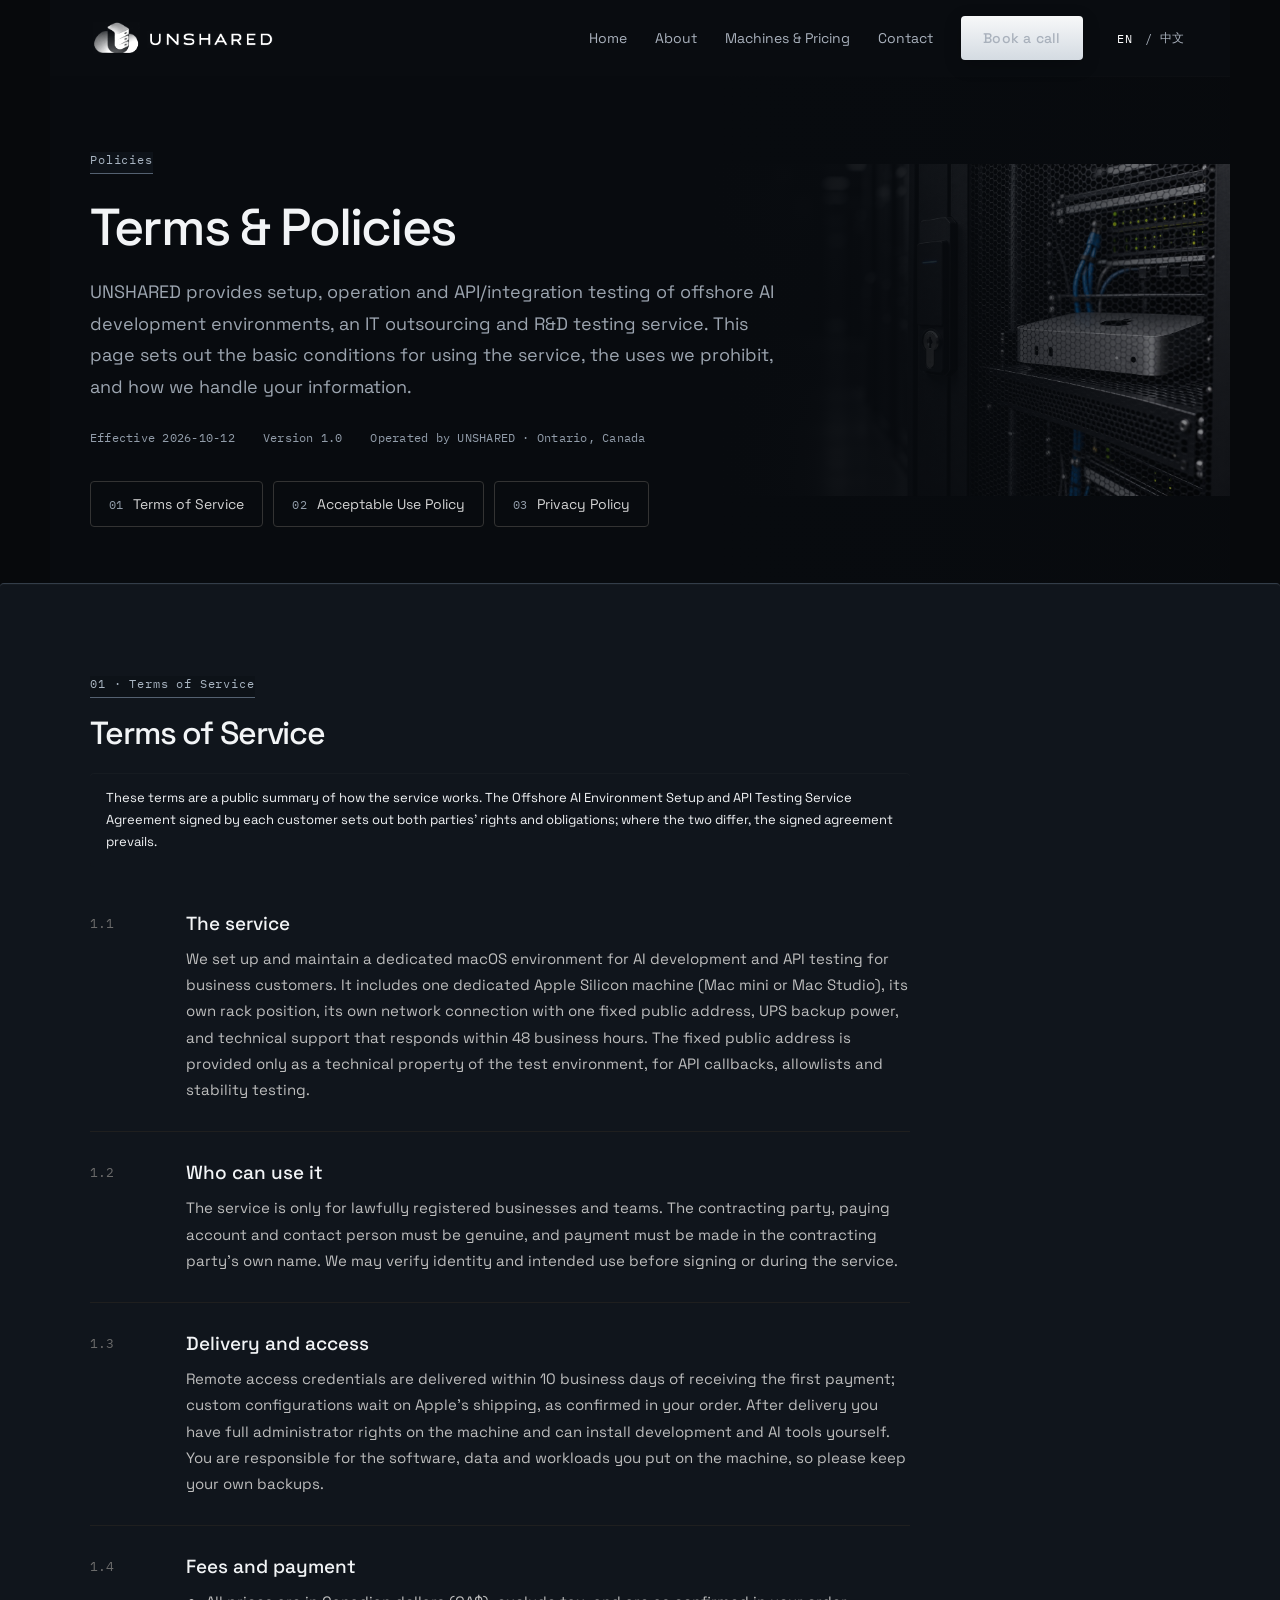
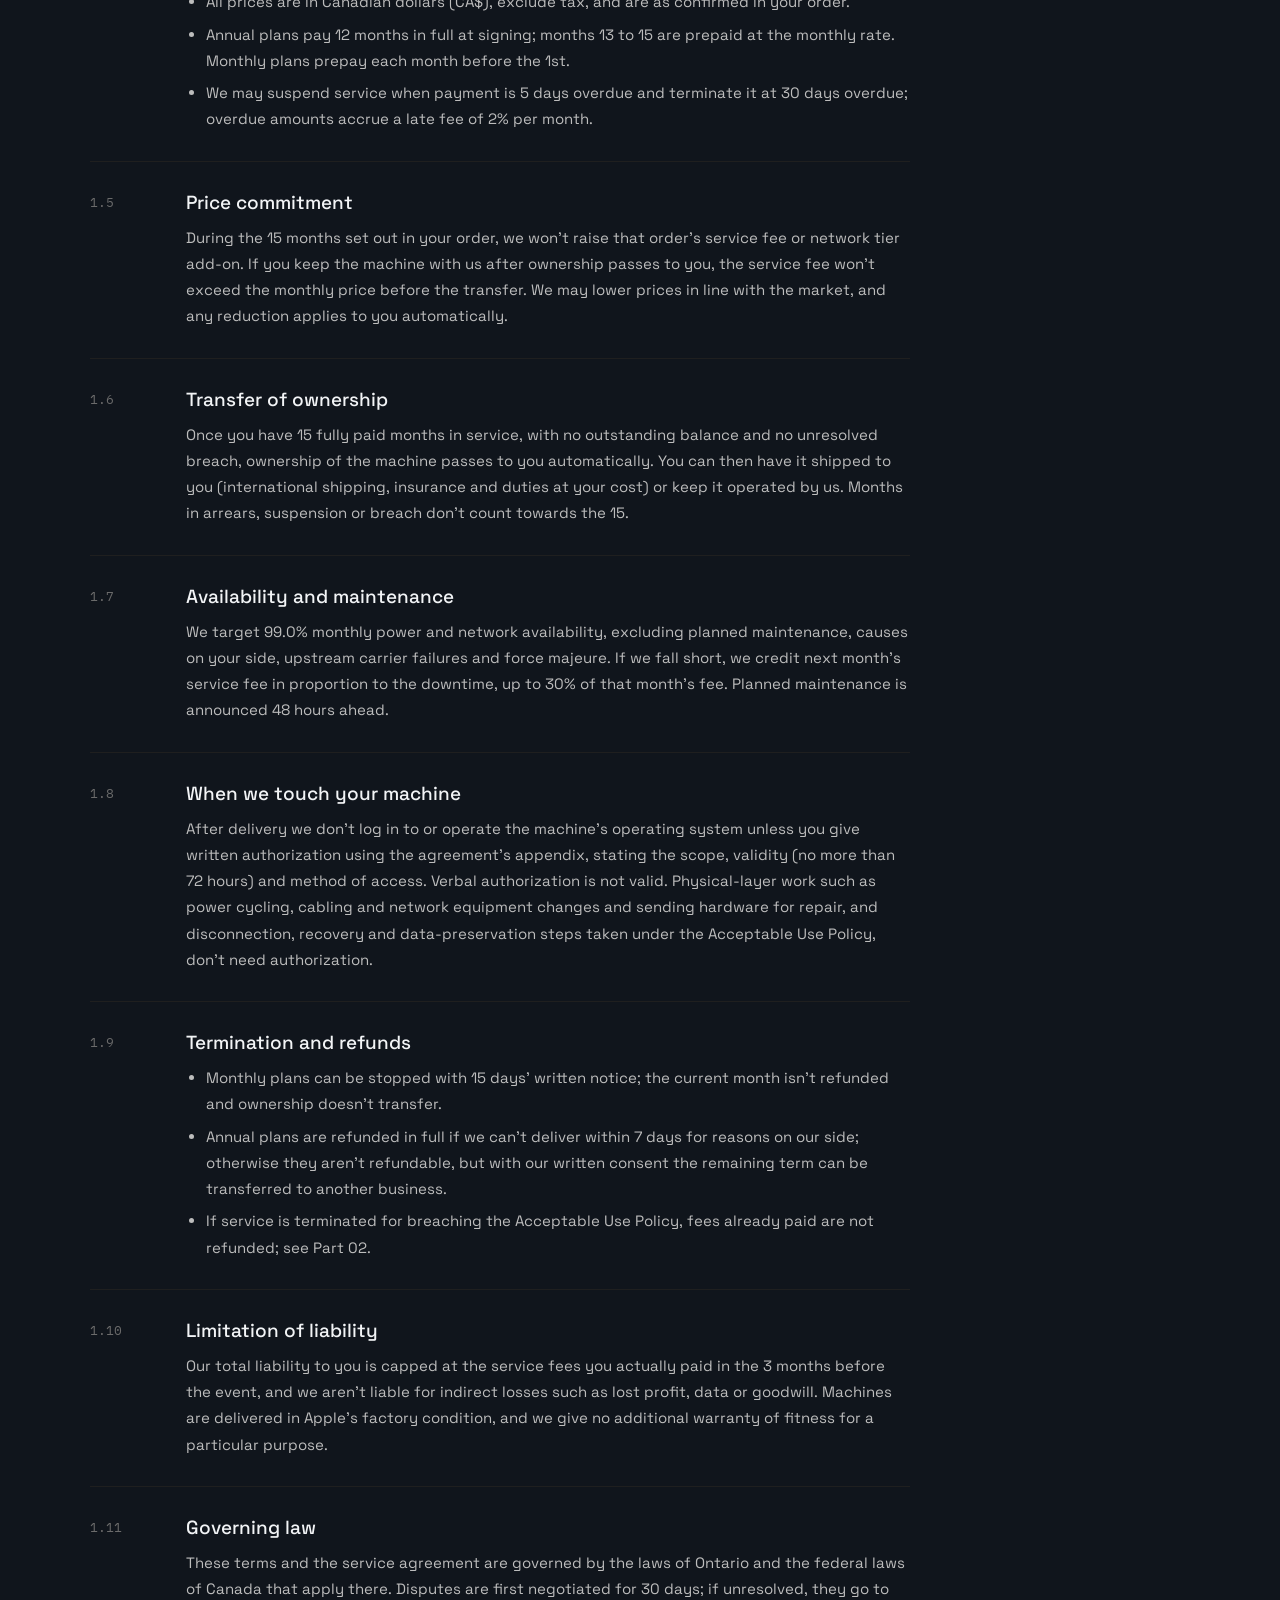
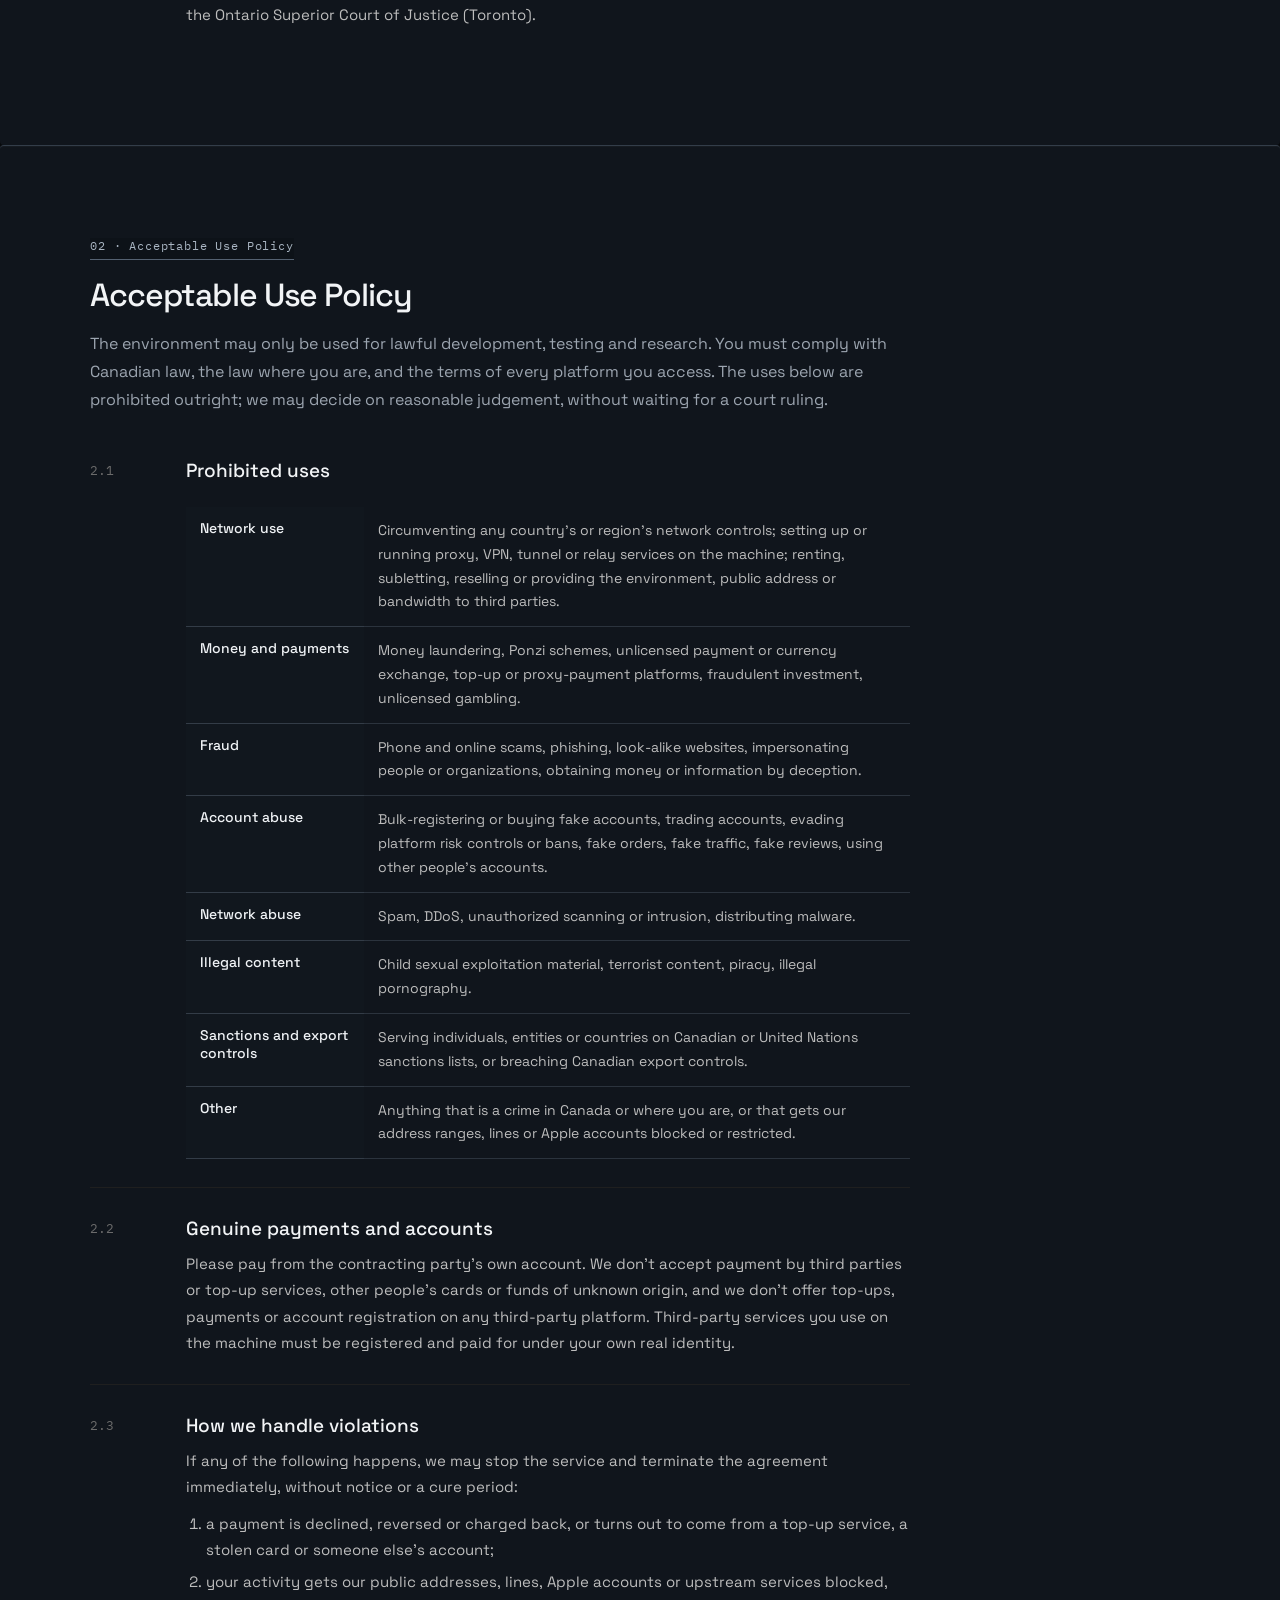
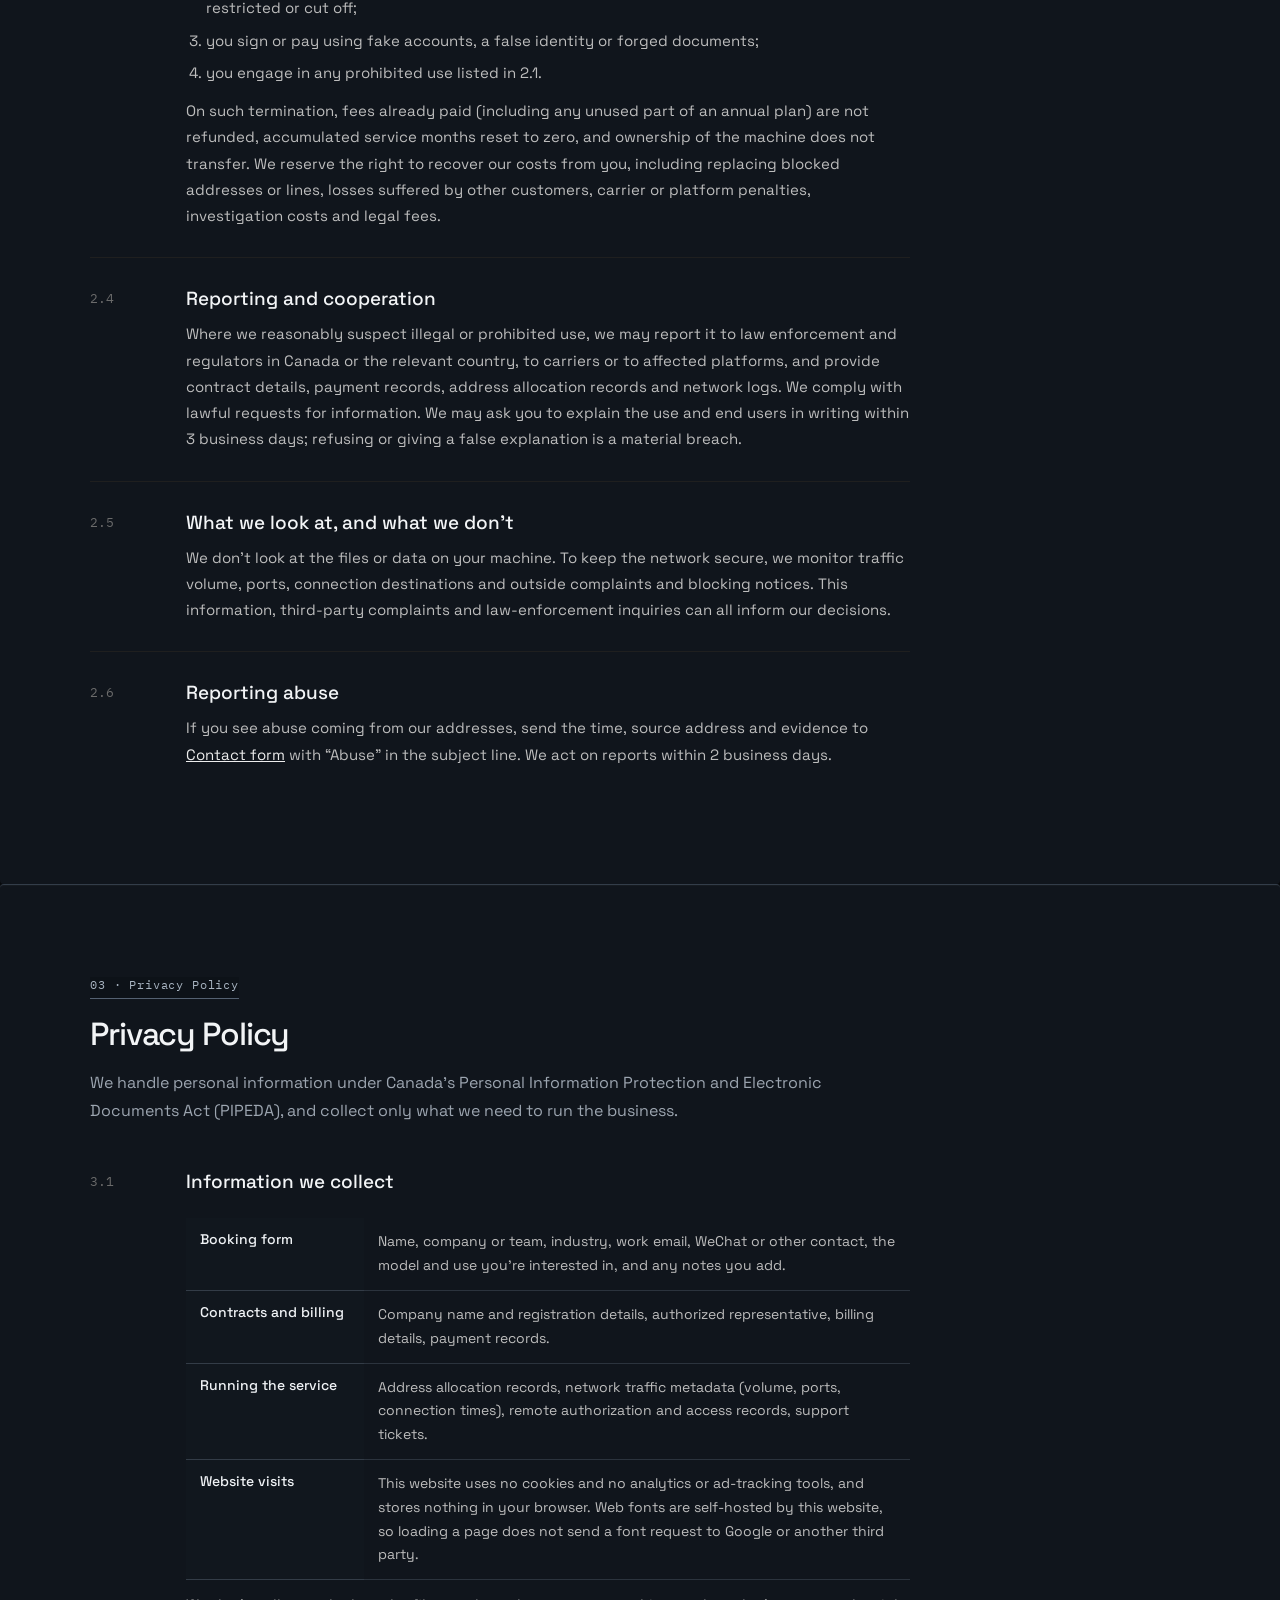
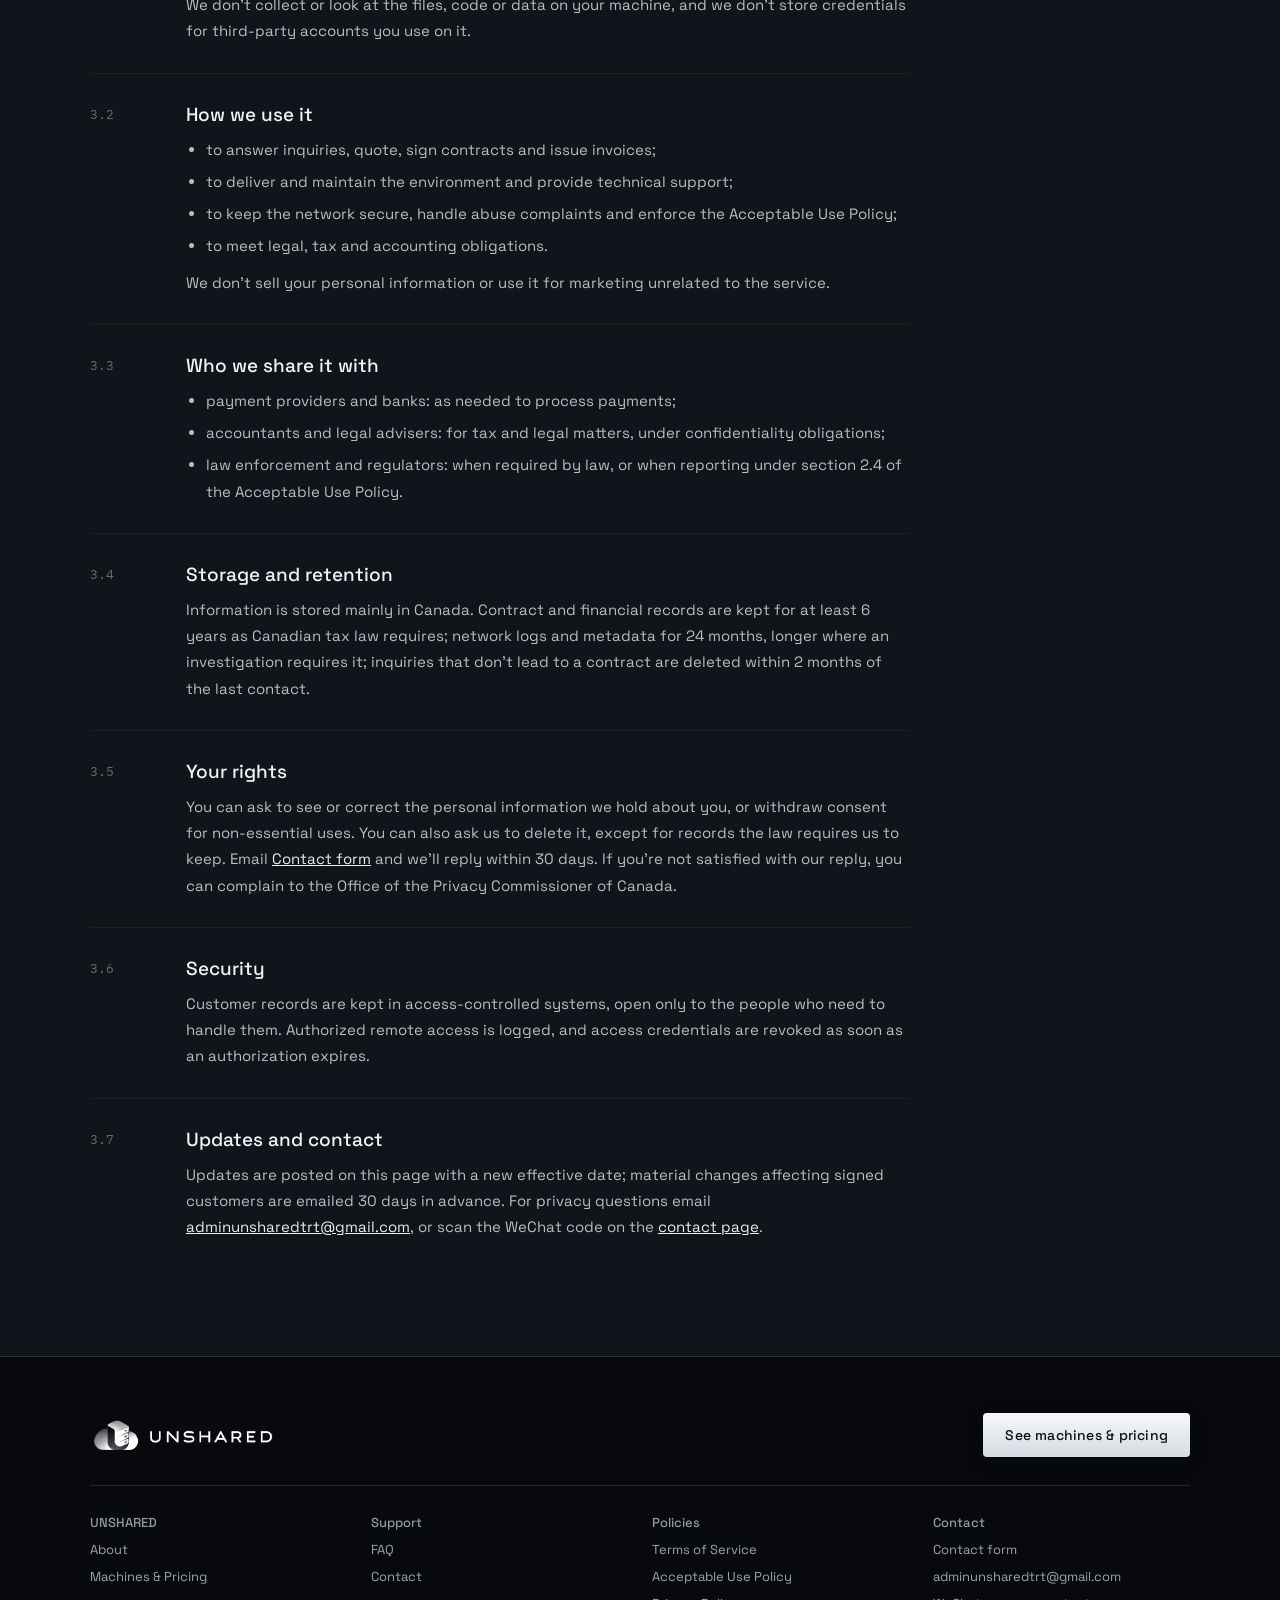
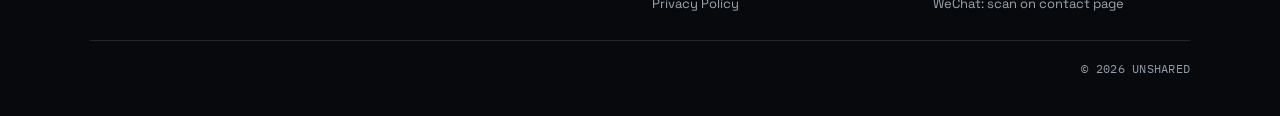
<file: cloud/en/policy.html>
<!doctype html>
<html lang="en">
<head>
<meta charset="utf-8">
<meta name="viewport" content="width=device-width, initial-scale=1">
<title>Terms &amp; Policies · UNSHARED</title>
<meta name="description" content="UNSHARED Terms of Service, Acceptable Use Policy and Privacy Policy: service scope, billing and price commitment (CA$), transfer of ownership, prohibited uses and how we handle personal information under PIPEDA.">
<meta name="theme-color" content="#0a0a0a">
<meta property="og:type" content="website">
<meta property="og:title" content="Terms &amp; Policies · UNSHARED">
<meta property="og:description" content="UNSHARED Terms of Service, Acceptable Use Policy and Privacy Policy: service scope, billing and price commitment (CA$), transfer of ownership, prohibited uses and how we handle personal information under PIPEDA.">
<meta name="robots" content="index, follow, max-image-preview:large, max-snippet:-1, max-video-preview:-1">
<meta name="geo.region" content="CA-ON">
<meta name="geo.placename" content="Toronto">
<meta name="geo.position" content="43.6532;-79.3832">
<meta name="ICBM" content="43.6532, -79.3832">
<meta property="og:site_name" content="UNSHARED">
<meta property="og:locale" content="en_US">
<meta property="og:locale:alternate" content="zh_CN">
<meta name="twitter:card" content="summary_large_image">
<meta name="twitter:title" content="Terms &amp; Policies · UNSHARED">
<meta name="twitter:description" content="UNSHARED Terms of Service, Acceptable Use Policy and Privacy Policy: service scope, billing and price commitment (CA$), transfer of ownership, prohibited uses and how we handle personal information under PIPEDA.">
<link rel="stylesheet" href="../assets/fonts/google-fonts.css">
<style>
body{margin:0;background:#0a0a0a}
a{color:#ededed}a:hover{color:#fff}
.wrap{max-width:1180px;margin:0 auto;padding:0 40px;box-sizing:border-box}
.mono{font-family:'IBM Plex Mono',monospace;font-size:12px;color:#a1a1a1;letter-spacing:.02em}
.mut{color:#a1a1a1}
.btn{display:inline-flex;align-items:center;justify-content:center;min-height:44px;padding:0 22px;border-radius:4px;background:#f2f2f2;color:#0a0a0a;text-decoration:none;font-size:14px;font-weight:500;border:0;font-family:inherit;cursor:pointer}
.btn:hover{color:#0a0a0a;background:#d4d4d4}
.lbl{display:inline-block;font-family:'IBM Plex Mono',monospace;font-size:12px;color:#a1a1a1;padding-bottom:6px;border-bottom:1px solid #6b6b6b}
.card{background:#111;border:1px solid #262626;border-radius:8px;padding:28px;box-sizing:border-box}
h2{font-size:32px;font-weight:500;margin:16px 0 6px;line-height:1.2;color:#f5f5f5}
p{margin:0;line-height:1.75}
.toc{display:flex;flex-wrap:wrap;gap:10px}
.toc a{display:inline-flex;align-items:center;gap:10px;min-height:44px;padding:0 18px;border:1px solid #333;border-radius:4px;text-decoration:none;font-size:14px;color:#d4d4d4}
.toc a:hover{border-color:#6b6b6b;color:#fff}
.doc{padding:88px 0;border-top:1px solid #262626}
.doc-in{max-width:820px}
.clause{display:grid;grid-template-columns:72px minmax(0,1fr);gap:8px 24px;padding:28px 0;border-top:1px solid #1f1f1f}
.clause:first-of-type{border-top:0}
.clause .no{font-family:'IBM Plex Mono',monospace;font-size:13px;color:#6b6b6b;padding-top:4px}
.clause h3{margin:0 0 10px;font-size:19px;font-weight:500;color:#f5f5f5}
.clause p,.clause li{color:#bdbdbd;font-size:15px;line-height:1.75}
.clause ul,.clause ol{margin:10px 0 0;padding-left:20px;display:flex;flex-direction:column;gap:6px}
.tbl{width:100%;border-collapse:collapse;font-size:14px;margin-top:14px}
.tbl th{text-align:left;font-weight:500;color:#ededed;padding:12px 14px;border-bottom:1px solid #333;vertical-align:top;width:150px}
.tbl td{color:#bdbdbd;padding:12px 14px;border-bottom:1px solid #1f1f1f;line-height:1.7;vertical-align:top}
.note{font-size:13px;color:#bdbdbd;background:#1a1a1a;border-radius:6px;padding:14px 16px;line-height:1.7}
.tbl-box{overflow-x:auto}
@media (max-width: 860px){
.doc{padding:56px 0}
h2{font-size:28px}
.clause{grid-template-columns:minmax(0,1fr)}
.tbl th{width:auto}
}

[hidden]{display:none !important}
.sr-only{position:absolute;width:1px;height:1px;padding:0;margin:-1px;overflow:hidden;clip:rect(0,0,0,0);white-space:nowrap;border:0}
.skip-link{position:absolute;left:16px;top:-60px;z-index:100;background:#f2f2f2;color:#0a0a0a;padding:10px 16px;border-radius:4px;font-size:14px;text-decoration:none}
.skip-link:focus{top:12px}
html{-webkit-text-size-adjust:100%}
@media (prefers-reduced-motion: no-preference){html{scroll-behavior:smooth}}
a:focus-visible,button:focus-visible,summary:focus-visible,input:focus-visible{outline:2px solid #f2f2f2;outline-offset:2px}
.site-header{display:flex;flex-wrap:wrap;justify-content:space-between;align-items:center;gap:16px;min-height:76px}
.brand{display:flex;align-items:center;gap:12px;text-decoration:none}
.brand-logo{display:block;width:190px;height:auto;filter:grayscale(1) invert(1) brightness(2) contrast(1.35);mix-blend-mode:screen}
.footer-brand-logo{width:190px}
.hdr-right{display:flex;align-items:center;gap:24px}
.nav-links{display:flex;flex-wrap:wrap;align-items:center;gap:28px;font-size:14px}
.nav-links a:not(.btn){text-decoration:none;color:#a1a1a1;position:relative}
.nav-links a:not(.btn):hover{color:#ededed}
.nav-links a[aria-current=page]{color:#fff;font-weight:500}
.nav-links a[aria-current=page]::after{content:"";position:absolute;left:0;right:0;bottom:-10px;height:2px;border-radius:2px;background:#f2f2f2}
.lang{display:flex;align-items:center;gap:2px;font-family:'IBM Plex Mono',monospace;font-size:12px;letter-spacing:.04em;color:#4d4d4d}
.lang a{display:inline-flex;align-items:center;justify-content:center;min-height:44px;min-width:36px;padding:0 4px;color:#8a8a8a;text-decoration:none;box-sizing:border-box}
.lang a:hover{color:#fff}
.lang a[aria-current=true]{color:#f5f5f5}
.burger{display:none;align-items:center;justify-content:center;width:44px;height:44px;border:1px solid #333;border-radius:6px;background:transparent;color:#ededed;cursor:pointer;padding:0}
.burger .i-close{display:none}
.burger[aria-expanded=true] .i-close{display:block}
.burger[aria-expanded=true] .i-open{display:none}
.m-menu{display:none}
.m-link{display:flex;align-items:center;justify-content:space-between;min-height:52px;border-bottom:1px solid #1f1f1f;color:#bdbdbd;text-decoration:none;font-size:16px}
.m-link[aria-current=page]{color:#fff;font-weight:500;box-shadow:inset 3px 0 0 #f2f2f2;padding-left:14px}
@media (max-width: 860px){
.wrap{padding:0 20px}
.nav-links{display:none !important}
.burger{display:inline-flex}
.hdr-right{gap:8px}
.m-menu.open{display:flex;flex-direction:column;padding:4px 20px 20px;border-bottom:1px solid #262626;background:#0d0d0d}
.sec{padding:64px 0}
h2{font-size:28px}
.pad-lg{padding:24px !important}
.fig-box{padding:16px !important}
.hero{padding-top:40px !important}
}
@media (max-width: 560px){
.card{padding:20px}
.brand-logo{width:152px}
.footer-brand-logo{width:152px}
}
@media (max-width: 400px){
.brand .mono{display:none}
.brand-logo{width:132px}
}
</style>
<link rel="stylesheet" href="../assets/site-redesign.css?v=13">
</head>
<body class="inner-page page-policy">
<a class="skip-link" href="#main">Skip to content</a>

<div style="font-family: 'Space Grotesk', 'Noto Sans SC', sans-serif; color: #ededed; background: #0a0a0a">

<header class="wrap site-header">
<a href="index.html" class="brand" aria-label="UNSHARED"><img src="../assets/brand-header.png?v=3" alt="UNSHARED" class="brand-logo" width="540" height="112"></a>
<div class="hdr-right">
<nav aria-label="Main" class="nav-links"><a href="index.html">Home</a><a href="about.html">About</a><a href="pricing.html">Machines & Pricing</a><a href="contact.html">Contact</a><a href="contact.html" class="btn">Book a call</a></nav>
<div class="lang" role="group" aria-label="Language / 语言"><a href="policy.html" hreflang="en" lang="en" aria-current="true">EN</a><span aria-hidden="true">/</span><a href="../policy.html" hreflang="zh-CN" lang="zh-CN">中文</a></div>
<button type="button" class="burger" aria-label="Open menu" aria-expanded="false" aria-controls="m-menu"><svg class="i-open" width="20" height="20" viewBox="0 0 20 20" fill="none" stroke="currentColor" stroke-width="1.5" aria-hidden="true"><path d="M3 6h14M3 10h14M3 14h14"></path></svg><svg class="i-close" width="20" height="20" viewBox="0 0 20 20" fill="none" stroke="currentColor" stroke-width="1.5" aria-hidden="true"><path d="M4 4l12 12M16 4L4 16"></path></svg></button>
</div>
</header>
<nav id="m-menu" aria-label="Mobile" class="m-menu">
<a class="m-link" href="index.html">Home<span class="mono">→</span></a>
<a class="m-link" href="about.html">About<span class="mono">→</span></a>
<a class="m-link" href="pricing.html">Machines & Pricing<span class="mono">→</span></a>
<a class="m-link" href="contact.html">Contact<span class="mono">→</span></a>
<a href="contact.html" class="btn" style="margin-top: 16px">Book a call</a>
</nav>

<main id="main" tabindex="-1"><section class="wrap hero" style="padding-top: 72px; padding-bottom: 56px">
<span class="lbl">Policies</span>
<h1 style="font-size: clamp(32px, 7vw, 52px); font-weight: 500; line-height: 1.12; margin: 24px 0 0; color: #f5f5f5; max-width: 860px">Terms & Policies</h1>
<p class="mut" style="font-size: 18px; margin-top: 20px; max-width: 700px">UNSHARED provides setup, operation and API/integration testing of offshore AI development environments, an IT outsourcing and R&D testing service. This page sets out the basic conditions for using the service, the uses we prohibit, and how we handle your information.</p>
<div class="mono" style="display: flex; flex-wrap: wrap; gap: 8px 28px; margin-top: 28px"><span>Effective 2026-10-12</span><span>Version 1.0</span><span>Operated by UNSHARED · Ontario, Canada</span></div>
<nav aria-label="On this page" class="toc" style="margin-top: 36px">
<a href="#terms"><span class="mono">01</span>Terms of Service</a>
<a href="#aup"><span class="mono">02</span>Acceptable Use Policy</a>
<a href="#privacy"><span class="mono">03</span>Privacy Policy</a>
</nav>
</section>

<!-- 01 服务条款 -->
<section id="terms" class="doc">
<div class="wrap"><div class="doc-in">
<span class="lbl">01 · Terms of Service</span>
<h2>Terms of Service</h2>
<p class="note" style="margin-top: 20px">These terms are a public summary of how the service works. The Offshore AI Environment Setup and API Testing Service Agreement signed by each customer sets out both parties' rights and obligations; where the two differ, the signed agreement prevails.</p>

<div style="margin-top: 16px">
<div class="clause"><span class="no">1.1</span><div><h3>The service</h3><p>We set up and maintain a dedicated macOS environment for AI development and API testing for business customers. It includes one dedicated Apple Silicon machine (Mac mini or Mac Studio), its own rack position, its own network connection with one fixed public address, UPS backup power, and technical support that responds within 48 business hours. The fixed public address is provided only as a technical property of the test environment, for API callbacks, allowlists and stability testing.</p></div></div>

<div class="clause"><span class="no">1.2</span><div><h3>Who can use it</h3><p>The service is only for lawfully registered businesses and teams. The contracting party, paying account and contact person must be genuine, and payment must be made in the contracting party's own name. We may verify identity and intended use before signing or during the service.</p></div></div>

<div class="clause"><span class="no">1.3</span><div><h3>Delivery and access</h3><p>Remote access credentials are delivered within 10 business days of receiving the first payment; custom configurations wait on Apple's shipping, as confirmed in your order. After delivery you have full administrator rights on the machine and can install development and AI tools yourself. You are responsible for the software, data and workloads you put on the machine, so please keep your own backups.</p></div></div>

<div class="clause"><span class="no">1.4</span><div><h3>Fees and payment</h3><ul><li>All prices are in Canadian dollars (CA$), exclude tax, and are as confirmed in your order.</li><li>Annual plans pay 12 months in full at signing; months 13 to 15 are prepaid at the monthly rate. Monthly plans prepay each month before the 1st.</li><li>We may suspend service when payment is 5 days overdue and terminate it at 30 days overdue; overdue amounts accrue a late fee of 2% per month.</li></ul></div></div>

<div class="clause"><span class="no">1.5</span><div><h3>Price commitment</h3><p>During the 15 months set out in your order, we won't raise that order's service fee or network tier add-on. If you keep the machine with us after ownership passes to you, the service fee won't exceed the monthly price before the transfer. We may lower prices in line with the market, and any reduction applies to you automatically.</p></div></div>

<div class="clause"><span class="no">1.6</span><div><h3>Transfer of ownership</h3><p>Once you have 15 fully paid months in service, with no outstanding balance and no unresolved breach, ownership of the machine passes to you automatically. You can then have it shipped to you (international shipping, insurance and duties at your cost) or keep it operated by us. Months in arrears, suspension or breach don't count towards the 15.</p></div></div>

<div class="clause"><span class="no">1.7</span><div><h3>Availability and maintenance</h3><p>We target 99.0% monthly power and network availability, excluding planned maintenance, causes on your side, upstream carrier failures and force majeure. If we fall short, we credit next month's service fee in proportion to the downtime, up to 30% of that month's fee. Planned maintenance is announced 48 hours ahead. </p></div></div>

<div class="clause"><span class="no">1.8</span><div><h3>When we touch your machine</h3><p>After delivery we don't log in to or operate the machine's operating system unless you give written authorization using the agreement's appendix, stating the scope, validity (no more than 72 hours) and method of access. Verbal authorization is not valid. Physical-layer work such as power cycling, cabling and network equipment changes and sending hardware for repair, and disconnection, recovery and data-preservation steps taken under the Acceptable Use Policy, don't need authorization.</p></div></div>

<div class="clause"><span class="no">1.9</span><div><h3>Termination and refunds</h3><ul><li>Monthly plans can be stopped with 15 days' written notice; the current month isn't refunded and ownership doesn't transfer.</li><li>Annual plans are refunded in full if we can't deliver within 7 days for reasons on our side; otherwise they aren't refundable, but with our written consent the remaining term can be transferred to another business.</li><li>If service is terminated for breaching the Acceptable Use Policy, fees already paid are not refunded; see Part 02.</li></ul></div></div>

<div class="clause"><span class="no">1.10</span><div><h3>Limitation of liability</h3><p>Our total liability to you is capped at the service fees you actually paid in the 3 months before the event, and we aren't liable for indirect losses such as lost profit, data or goodwill. Machines are delivered in Apple's factory condition, and we give no additional warranty of fitness for a particular purpose.</p></div></div>

<div class="clause"><span class="no">1.11</span><div><h3>Governing law</h3><p>These terms and the service agreement are governed by the laws of Ontario and the federal laws of Canada that apply there. Disputes are first negotiated for 30 days; if unresolved, they go to the Ontario Superior Court of Justice (Toronto).</p></div></div>
</div>
</div></div>
</section>

<!-- 02 可接受使用政策 -->
<section id="aup" class="doc">
<div class="wrap"><div class="doc-in">
<span class="lbl">02 · Acceptable Use Policy</span>
<h2>Acceptable Use Policy</h2>
<p class="mut" style="font-size: 16px; margin-top: 16px">The environment may only be used for lawful development, testing and research. You must comply with Canadian law, the law where you are, and the terms of every platform you access. The uses below are prohibited outright; we may decide on reasonable judgement, without waiting for a court ruling.</p>

<div style="margin-top: 16px">
<div class="clause"><span class="no">2.1</span><div><h3>Prohibited uses</h3>
<div class="tbl-box"><table class="tbl">
<tbody>
<tr><th scope="row">Network use</th><td>Circumventing any country's or region's network controls; setting up or running proxy, VPN, tunnel or relay services on the machine; renting, subletting, reselling or providing the environment, public address or bandwidth to third parties.</td></tr>
<tr><th scope="row">Money and payments</th><td>Money laundering, Ponzi schemes, unlicensed payment or currency exchange, top-up or proxy-payment platforms, fraudulent investment, unlicensed gambling.</td></tr>
<tr><th scope="row">Fraud</th><td>Phone and online scams, phishing, look-alike websites, impersonating people or organizations, obtaining money or information by deception.</td></tr>
<tr><th scope="row">Account abuse</th><td>Bulk-registering or buying fake accounts, trading accounts, evading platform risk controls or bans, fake orders, fake traffic, fake reviews, using other people's accounts.</td></tr>
<tr><th scope="row">Network abuse</th><td>Spam, DDoS, unauthorized scanning or intrusion, distributing malware.</td></tr>
<tr><th scope="row">Illegal content</th><td>Child sexual exploitation material, terrorist content, piracy, illegal pornography.</td></tr>
<tr><th scope="row">Sanctions and export controls</th><td>Serving individuals, entities or countries on Canadian or United Nations sanctions lists, or breaching Canadian export controls.</td></tr>
<tr><th scope="row">Other</th><td>Anything that is a crime in Canada or where you are, or that gets our address ranges, lines or Apple accounts blocked or restricted.</td></tr>
</tbody>
</table></div>
</div></div>

<div class="clause"><span class="no">2.2</span><div><h3>Genuine payments and accounts</h3><p>Please pay from the contracting party's own account. We don't accept payment by third parties or top-up services, other people's cards or funds of unknown origin, and we don't offer top-ups, payments or account registration on any third-party platform. Third-party services you use on the machine must be registered and paid for under your own real identity.</p></div></div>

<div class="clause"><span class="no">2.3</span><div><h3>How we handle violations</h3><p>If any of the following happens, we may stop the service and terminate the agreement immediately, without notice or a cure period:</p>
<ol><li>a payment is declined, reversed or charged back, or turns out to come from a top-up service, a stolen card or someone else's account;</li><li>your activity gets our public addresses, lines, Apple accounts or upstream services blocked, restricted or cut off;</li><li>you sign or pay using fake accounts, a false identity or forged documents;</li><li>you engage in any prohibited use listed in 2.1.</li></ol>
<p style="margin-top: 12px">On such termination, fees already paid (including any unused part of an annual plan) are not refunded, accumulated service months reset to zero, and ownership of the machine does not transfer. We reserve the right to recover our costs from you, including replacing blocked addresses or lines, losses suffered by other customers, carrier or platform penalties, investigation costs and legal fees.</p></div></div>

<div class="clause"><span class="no">2.4</span><div><h3>Reporting and cooperation</h3><p>Where we reasonably suspect illegal or prohibited use, we may report it to law enforcement and regulators in Canada or the relevant country, to carriers or to affected platforms, and provide contract details, payment records, address allocation records and network logs. We comply with lawful requests for information. We may ask you to explain the use and end users in writing within 3 business days; refusing or giving a false explanation is a material breach.</p></div></div>

<div class="clause"><span class="no">2.5</span><div><h3>What we look at, and what we don't</h3><p>We don't look at the files or data on your machine. To keep the network secure, we monitor traffic volume, ports, connection destinations and outside complaints and blocking notices. This information, third-party complaints and law-enforcement inquiries can all inform our decisions.</p></div></div>

<div class="clause"><span class="no">2.6</span><div><h3>Reporting abuse</h3><p>If you see abuse coming from our addresses, send the time, source address and evidence to <a href="contact.html">Contact form</a> with “Abuse” in the subject line. We act on reports within 2 business days.</p></div></div>
</div>
</div></div>
</section>

<!-- 03 隐私政策 -->
<section id="privacy" class="doc">
<div class="wrap"><div class="doc-in">
<span class="lbl">03 · Privacy Policy</span>
<h2>Privacy Policy</h2>
<p class="mut" style="font-size: 16px; margin-top: 16px">We handle personal information under Canada's Personal Information Protection and Electronic Documents Act (PIPEDA), and collect only what we need to run the business.</p>

<div style="margin-top: 16px">
<div class="clause"><span class="no">3.1</span><div><h3>Information we collect</h3>
<div class="tbl-box"><table class="tbl">
<tbody>
<tr><th scope="row">Booking form</th><td>Name, company or team, industry, work email, WeChat or other contact, the model and use you're interested in, and any notes you add.</td></tr>
<tr><th scope="row">Contracts and billing</th><td>Company name and registration details, authorized representative, billing details, payment records.</td></tr>
<tr><th scope="row">Running the service</th><td>Address allocation records, network traffic metadata (volume, ports, connection times), remote authorization and access records, support tickets.</td></tr>
<tr><th scope="row">Website visits</th><td>This website uses no cookies and no analytics or ad-tracking tools, and stores nothing in your browser. Web fonts are self-hosted by this website, so loading a page does not send a font request to Google or another third party.</td></tr>
</tbody>
</table></div>
<p style="margin-top: 12px">We don't collect or look at the files, code or data on your machine, and we don't store credentials for third-party accounts you use on it.</p>
</div></div>

<div class="clause"><span class="no">3.2</span><div><h3>How we use it</h3><ul><li>to answer inquiries, quote, sign contracts and issue invoices;</li><li>to deliver and maintain the environment and provide technical support;</li><li>to keep the network secure, handle abuse complaints and enforce the Acceptable Use Policy;</li><li>to meet legal, tax and accounting obligations.</li></ul><p style="margin-top: 10px">We don't sell your personal information or use it for marketing unrelated to the service.</p></div></div>

<div class="clause"><span class="no">3.3</span><div><h3>Who we share it with</h3><ul><li>payment providers and banks: as needed to process payments;</li><li>accountants and legal advisers: for tax and legal matters, under confidentiality obligations;</li><li>law enforcement and regulators: when required by law, or when reporting under section 2.4 of the Acceptable Use Policy.</li></ul></div></div>

<div class="clause"><span class="no">3.4</span><div><h3>Storage and retention</h3><p>Information is stored mainly in Canada. Contract and financial records are kept for at least 6 years as Canadian tax law requires; network logs and metadata for 24 months, longer where an investigation requires it; inquiries that don't lead to a contract are deleted within 2 months of the last contact.</p></div></div>

<div class="clause"><span class="no">3.5</span><div><h3>Your rights</h3><p>You can ask to see or correct the personal information we hold about you, or withdraw consent for non-essential uses. You can also ask us to delete it, except for records the law requires us to keep. Email <a href="contact.html">Contact form</a> and we'll reply within 30 days. If you're not satisfied with our reply, you can complain to the Office of the Privacy Commissioner of Canada.</p></div></div>

<div class="clause"><span class="no">3.6</span><div><h3>Security</h3><p>Customer records are kept in access-controlled systems, open only to the people who need to handle them. Authorized remote access is logged, and access credentials are revoked as soon as an authorization expires.</p></div></div>

<div class="clause"><span class="no">3.7</span><div><h3>Updates and contact</h3><p>Updates are posted on this page with a new effective date; material changes affecting signed customers are emailed 30 days in advance. For privacy questions email <a href="mailto:adminunsharedtrt@gmail.com">adminunsharedtrt@gmail.com</a>, or scan the WeChat code on the <a href="contact.html">contact page</a>.</p></div></div>
</div>
</div></div>
</section>

</main>
<footer style="border-top: 1px solid #262626; padding: 56px 0 40px">
<div class="wrap">
<div style="display: flex; flex-wrap: wrap; justify-content: space-between; align-items: center; gap: 16px; padding-bottom: 28px; border-bottom: 1px solid #262626">
<span style="display: flex; align-items: center"><img src="../assets/brand-header.png?v=3" alt="UNSHARED" class="brand-logo footer-brand-logo" width="540" height="112" loading="lazy"></span>
<a href="pricing.html" class="btn">See machines & pricing</a>
</div>
<div style="display: grid; grid-template-columns: repeat(auto-fit, minmax(150px, 1fr)); gap: 24px; padding: 28px 0; font-size: 13px">
<div style="display: flex; flex-direction: column; gap: 10px"><b style="font-weight: 500">UNSHARED</b><a href="about.html" class="mut" style="text-decoration: none">About</a><a href="pricing.html" class="mut" style="text-decoration: none">Machines & Pricing</a></div>
<div style="display: flex; flex-direction: column; gap: 10px"><b style="font-weight: 500">Support</b><a href="pricing.html#faq" class="mut" style="text-decoration: none">FAQ</a><a href="contact.html" class="mut" style="text-decoration: none">Contact</a></div>
<div style="display: flex; flex-direction: column; gap: 10px"><b style="font-weight: 500">Policies</b><a href="#terms" class="mut" style="text-decoration: none">Terms of Service</a><a href="#aup" class="mut" style="text-decoration: none">Acceptable Use Policy</a><a href="#privacy" class="mut" style="text-decoration: none">Privacy Policy</a></div>
<div style="display: flex; flex-direction: column; gap: 10px"><b style="font-weight: 500">Contact</b><a href="contact.html" class="mut" style="text-decoration: none">Contact form</a><a href="mailto:adminunsharedtrt@gmail.com" class="mut" style="text-decoration: none; overflow-wrap: anywhere">adminunsharedtrt@gmail.com</a><span class="mut">WeChat: scan on contact page</span></div>
</div>
<div class="mono" style="display: flex; flex-wrap: wrap; justify-content: space-between; gap: 12px; border-top: 1px solid #262626; padding-top: 20px"><span><br></span><span>© 2026 UNSHARED</span></div>
</div>
</footer>

</div>
<script src="../js/site.js" defer></script>
</body>
</html>
</file>
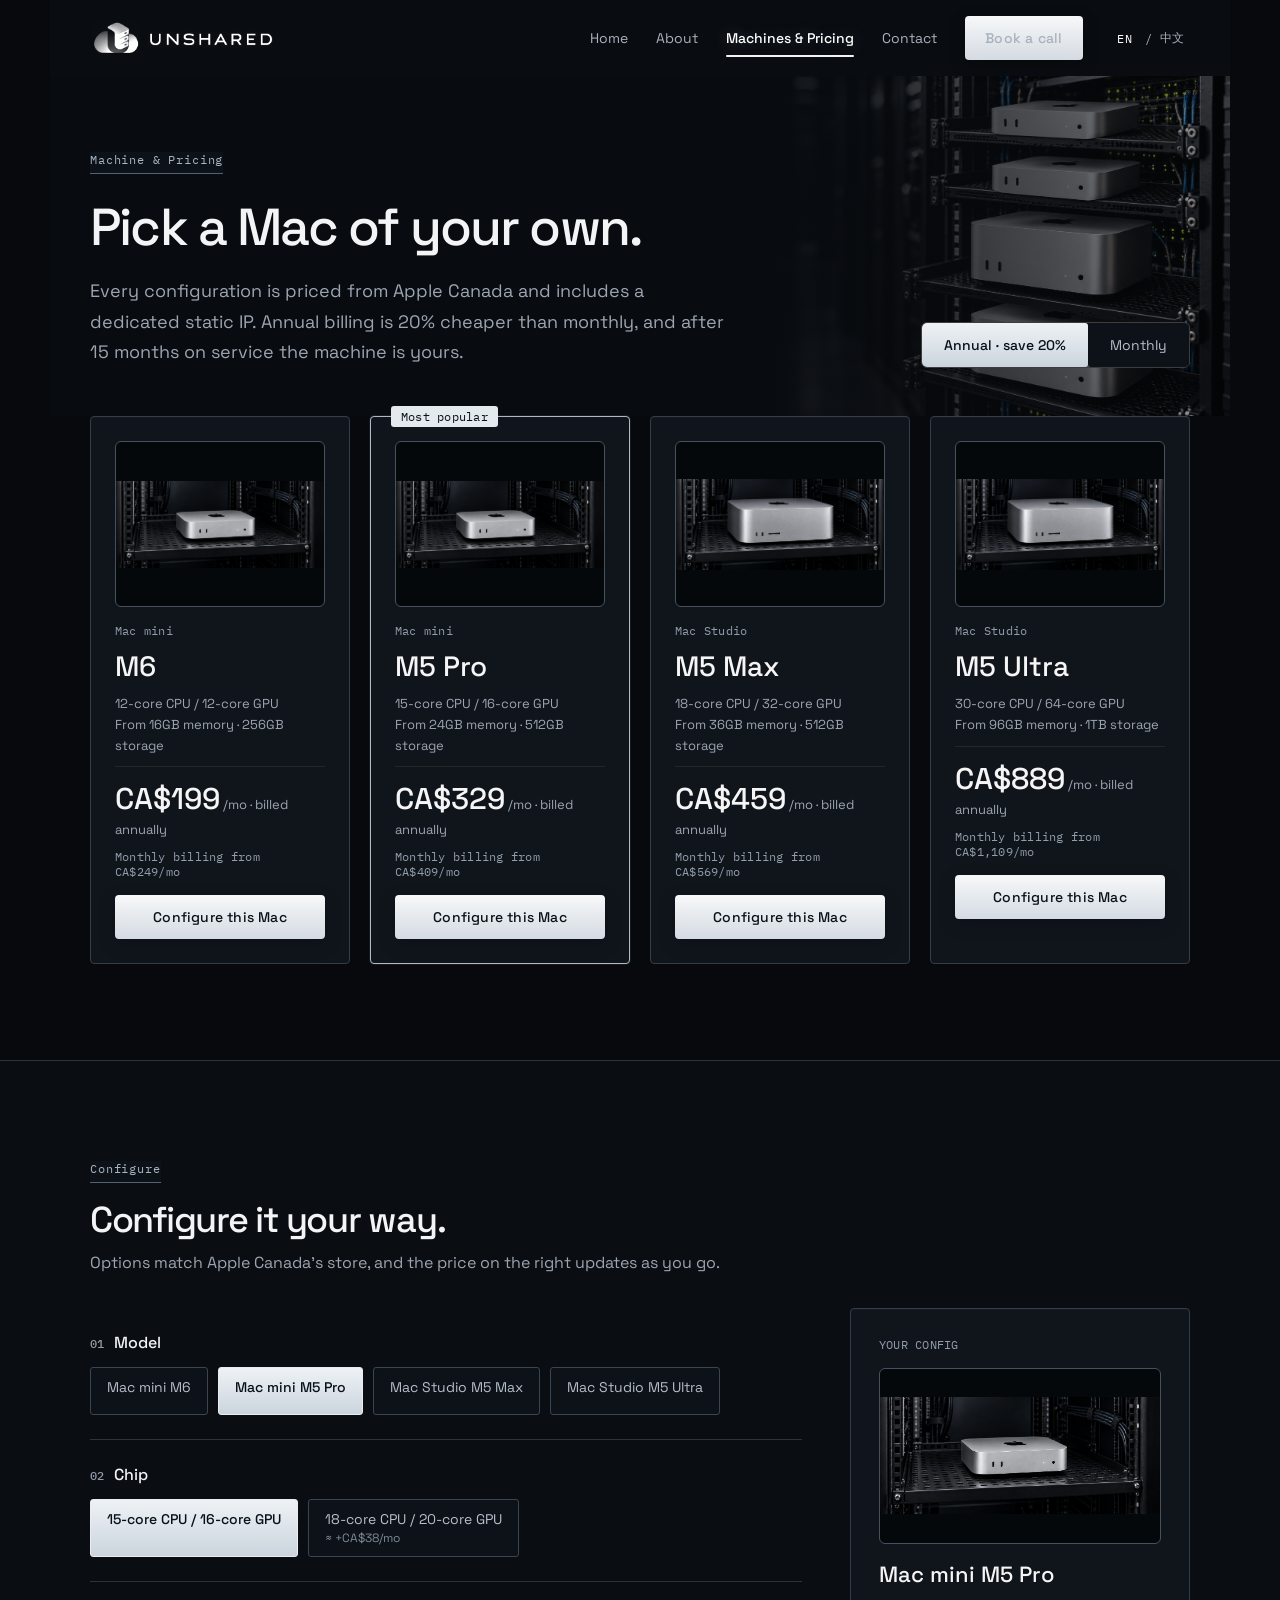
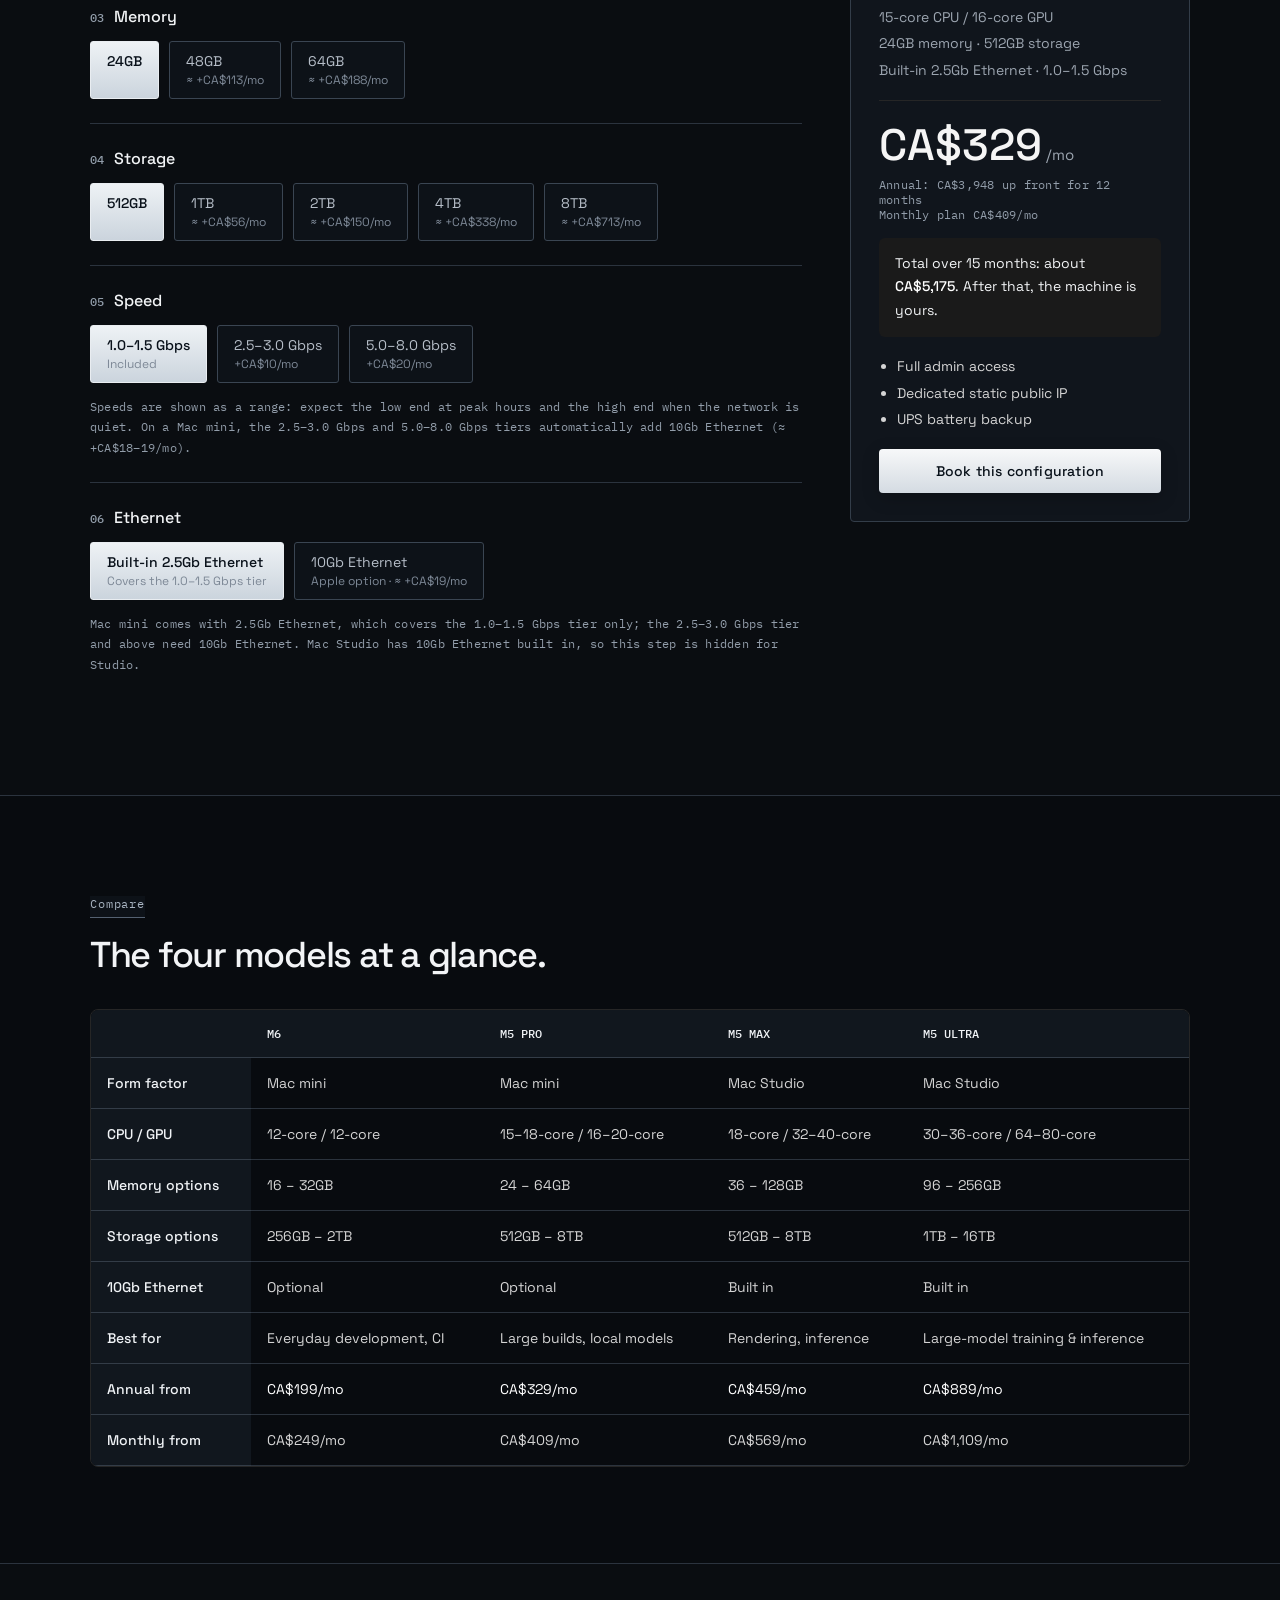
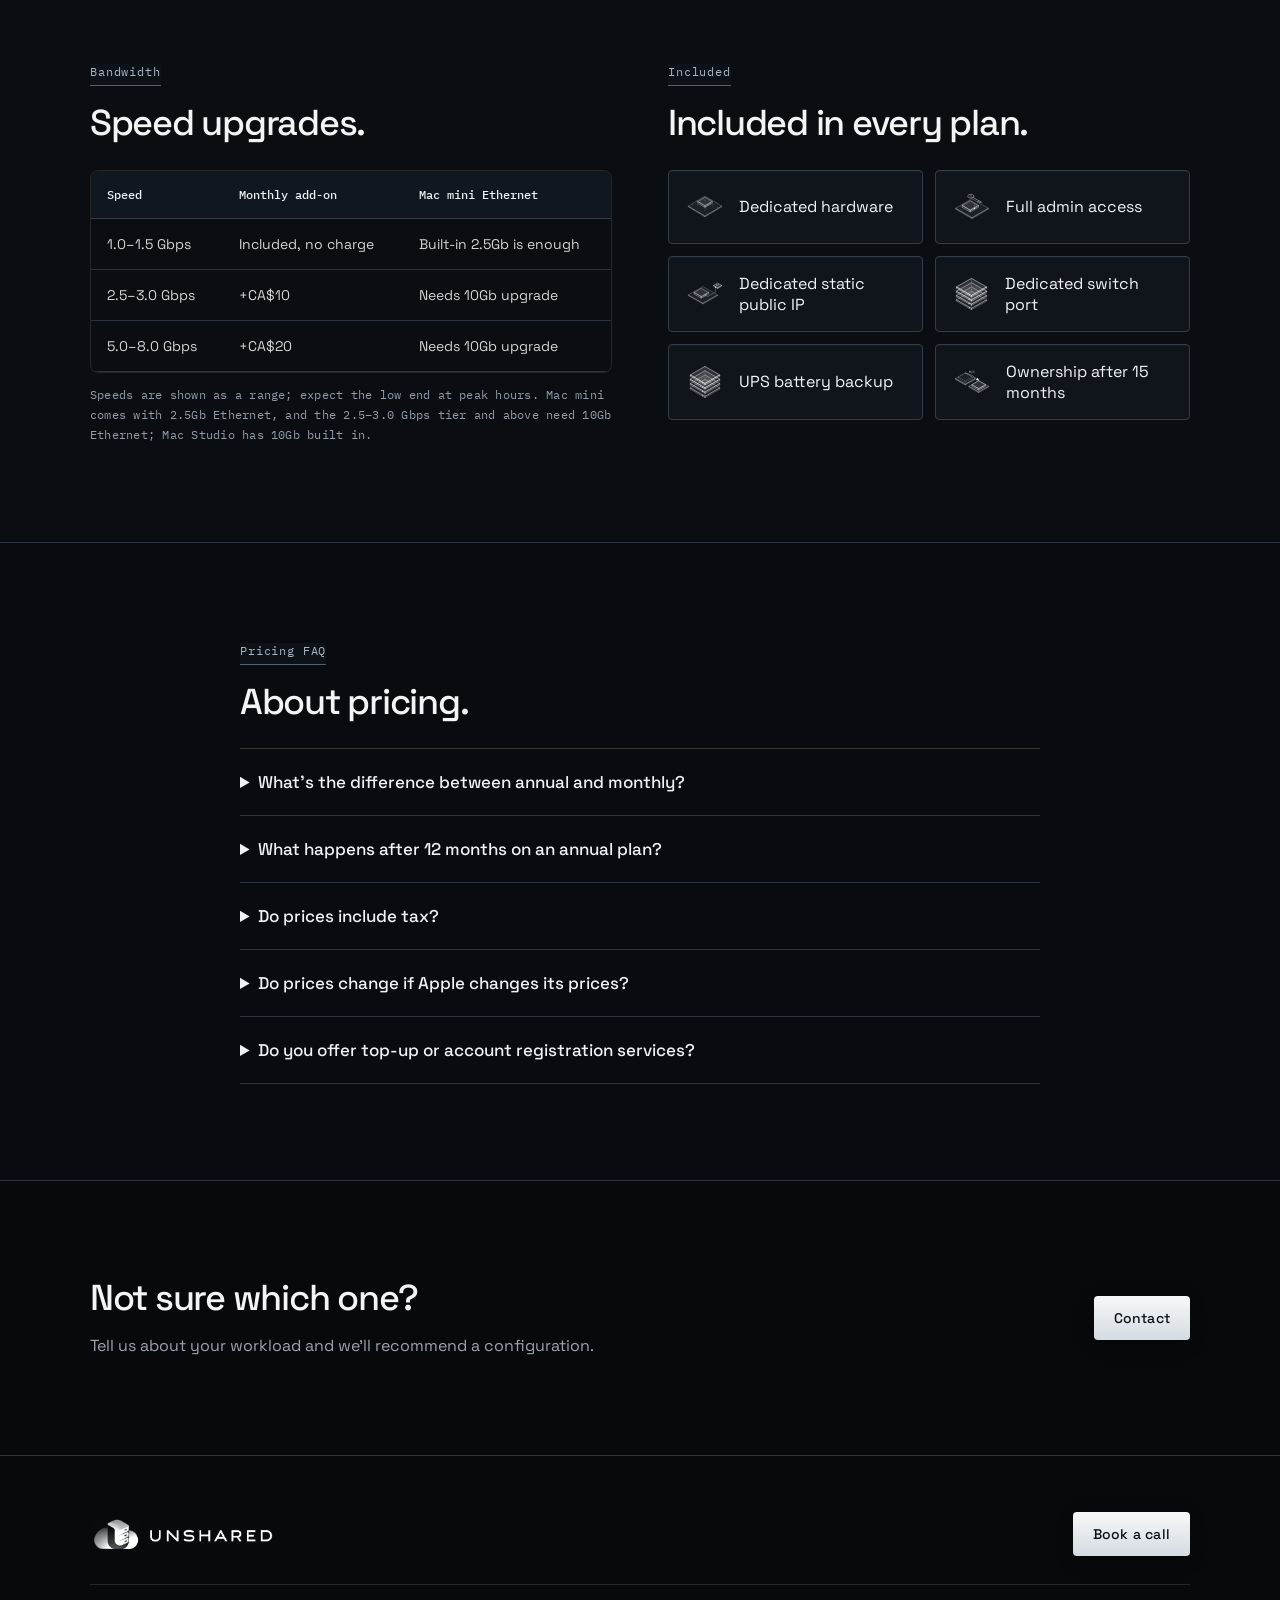
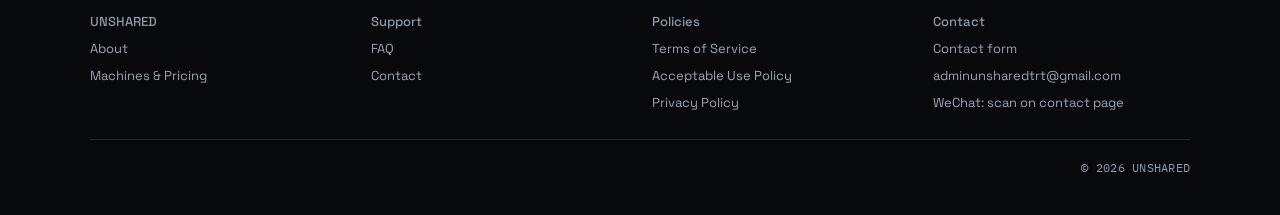
<file: cloud/en/pricing.html>
<!doctype html>
<html lang="en">
<head>
<meta charset="utf-8">
<meta name="viewport" content="width=device-width, initial-scale=1">
<title>Machines &amp; Pricing · UNSHARED</title>
<meta name="description" content="Configure a Mac mini or Mac Studio. Prices follow Apple Canada and include a dedicated static IP.">
<meta name="theme-color" content="#0a0a0a">
<meta property="og:type" content="website">
<meta property="og:title" content="Machines &amp; Pricing · UNSHARED">
<meta property="og:description" content="Configure a Mac mini or Mac Studio. Prices follow Apple Canada and include a dedicated static IP.">
<meta name="robots" content="index, follow, max-image-preview:large, max-snippet:-1, max-video-preview:-1">
<meta name="geo.region" content="CA-ON">
<meta name="geo.placename" content="Toronto">
<meta name="geo.position" content="43.6532;-79.3832">
<meta name="ICBM" content="43.6532, -79.3832">
<meta property="og:site_name" content="UNSHARED">
<meta property="og:locale" content="en_US">
<meta property="og:locale:alternate" content="zh_CN">
<meta name="twitter:card" content="summary_large_image">
<meta name="twitter:title" content="Machines &amp; Pricing · UNSHARED">
<meta name="twitter:description" content="Configure a Mac mini or Mac Studio. Prices follow Apple Canada and include a dedicated static IP.">
<link rel="stylesheet" href="../assets/fonts/google-fonts.css">
<style>
body{margin:0;background:#0a0a0a}
a{color:#ededed}a:hover{color:#fff}
.wrap{max-width:1180px;margin:0 auto;padding:0 40px;box-sizing:border-box}
.mono{font-family:'IBM Plex Mono',monospace;font-size:12px;color:#a1a1a1;letter-spacing:.02em}
.mut{color:#a1a1a1}
.btn{display:inline-flex;align-items:center;justify-content:center;min-height:44px;padding:0 20px;border-radius:4px;background:#f2f2f2;color:#0a0a0a;text-decoration:none;font-size:14px;font-weight:500;border:0;font-family:inherit;cursor:pointer}
.btn:hover{color:#0a0a0a;background:#d4d4d4}
.btn-o{display:inline-flex;align-items:center;justify-content:center;min-height:44px;padding:0 20px;border-radius:4px;border:1px solid #6b6b6b;color:#ededed;text-decoration:none;font-size:14px}
.lbl{display:inline-block;font-family:'IBM Plex Mono',monospace;font-size:12px;color:#a1a1a1;padding-bottom:6px;border-bottom:1px solid #6b6b6b}
.card{background:#111;border:1px solid #262626;border-radius:8px;padding:28px;box-sizing:border-box}
.sec{padding:96px 0;border-top:1px solid #262626}
.seg{min-height:44px;padding:0 22px;border:0;background:transparent;color:#a1a1a1;font:inherit;font-size:14px;cursor:pointer}
.seg.on{background:#f2f2f2;color:#0a0a0a;font-weight:500}
.mcard{background:#111;border:1px solid #262626;border-radius:8px;padding:24px;display:flex;flex-direction:column;gap:10px;position:relative}
.mcard.sel{border-color:#d4d4d4}
.opt{display:flex;flex-direction:column;align-items:flex-start;gap:2px;border:1px solid #333;background:#111;color:#ededed;border-radius:6px;min-height:48px;padding:10px 16px;font:inherit;font-size:14px;text-align:left;cursor:pointer}
.opt:hover{border-color:#6b6b6b}
.opt.on{border-color:#f2f2f2;background:#f2f2f2;color:#0a0a0a;font-weight:500}
.opt.on .sub{color:#3d3d3d}
.opt.dis{border-style:dashed;color:#6b6b6b;cursor:not-allowed;background:transparent}
.opt.dis .sub{color:#6b6b6b}
.sub{font-size:12px;color:#a1a1a1;font-weight:400}
.opts{display:flex;flex-wrap:wrap;gap:10px}
.step{display:flex;flex-direction:column;gap:14px;padding:24px 0;border-bottom:1px solid #1f1f1f}
.step.last{border-bottom:0}
.step h3{margin:0;font-size:16px;font-weight:500;color:#f5f5f5}
h2{font-size:36px;font-weight:500;margin:16px 0 6px;line-height:1.2;color:#f5f5f5}
p{margin:0;line-height:1.7}
table{border-collapse:collapse;width:100%;min-width:720px;font-size:14px}
th,td{border-bottom:1px solid #222;padding:16px;text-align:left;vertical-align:top;color:#d4d4d4}
thead th{font-family:'IBM Plex Mono',monospace;font-size:12px;font-weight:500;color:#a1a1a1;background:#111}
tbody th{font-weight:500;color:#a1a1a1}

[hidden]{display:none !important}
.sr-only{position:absolute;width:1px;height:1px;padding:0;margin:-1px;overflow:hidden;clip:rect(0,0,0,0);white-space:nowrap;border:0}
.skip-link{position:absolute;left:16px;top:-60px;z-index:100;background:#f2f2f2;color:#0a0a0a;padding:10px 16px;border-radius:4px;font-size:14px;text-decoration:none}
.skip-link:focus{top:12px}
html{-webkit-text-size-adjust:100%}
@media (prefers-reduced-motion: no-preference){html{scroll-behavior:smooth}}
a:focus-visible,button:focus-visible,summary:focus-visible,input:focus-visible{outline:2px solid #f2f2f2;outline-offset:2px}
.site-header{display:flex;flex-wrap:wrap;justify-content:space-between;align-items:center;gap:16px;min-height:76px}
.brand{display:flex;align-items:center;gap:12px;text-decoration:none}
.brand-logo{display:block;width:190px;height:auto;filter:grayscale(1) invert(1) brightness(2) contrast(1.35);mix-blend-mode:screen}
.footer-brand-logo{width:190px}
.hdr-right{display:flex;align-items:center;gap:24px}
.nav-links{display:flex;flex-wrap:wrap;align-items:center;gap:28px;font-size:14px}
.nav-links a:not(.btn){text-decoration:none;color:#a1a1a1;position:relative}
.nav-links a:not(.btn):hover{color:#ededed}
.nav-links a[aria-current=page]{color:#fff;font-weight:500}
.nav-links a[aria-current=page]::after{content:"";position:absolute;left:0;right:0;bottom:-10px;height:2px;border-radius:2px;background:#f2f2f2}
.lang{display:flex;align-items:center;gap:2px;font-family:'IBM Plex Mono',monospace;font-size:12px;letter-spacing:.04em;color:#4d4d4d}
.lang a{display:inline-flex;align-items:center;justify-content:center;min-height:44px;min-width:36px;padding:0 4px;color:#8a8a8a;text-decoration:none;box-sizing:border-box}
.lang a:hover{color:#fff}
.lang a[aria-current=true]{color:#f5f5f5}
.burger{display:none;align-items:center;justify-content:center;width:44px;height:44px;border:1px solid #333;border-radius:6px;background:transparent;color:#ededed;cursor:pointer;padding:0}
.burger .i-close{display:none}
.burger[aria-expanded=true] .i-close{display:block}
.burger[aria-expanded=true] .i-open{display:none}
.m-menu{display:none}
.m-link{display:flex;align-items:center;justify-content:space-between;min-height:52px;border-bottom:1px solid #1f1f1f;color:#bdbdbd;text-decoration:none;font-size:16px}
.m-link[aria-current=page]{color:#fff;font-weight:500;box-shadow:inset 3px 0 0 #f2f2f2;padding-left:14px}
@media (max-width: 860px){
.wrap{padding:0 20px}
.nav-links{display:none !important}
.burger{display:inline-flex}
.hdr-right{gap:8px}
.m-menu.open{display:flex;flex-direction:column;padding:4px 20px 20px;border-bottom:1px solid #262626;background:#0d0d0d}
.sec{padding:64px 0}
h2{font-size:28px}
.pad-lg{padding:24px !important}
.fig-box{padding:16px !important}
.hero{padding-top:40px !important}
}
@media (max-width: 560px){
.card{padding:20px}
.brand-logo{width:152px}
.footer-brand-logo{width:152px}
}
@media (max-width: 400px){
.brand .mono{display:none}
.brand-logo{width:132px}
}
</style>
<link rel="stylesheet" href="../assets/site-redesign.css?v=13">
</head>
<body class="inner-page page-pricing">
<a class="skip-link" href="#main">Skip to content</a>

<div style="font-family: 'Space Grotesk', 'Noto Sans SC', sans-serif; color: #ededed; background: #0a0a0a">

<header class="wrap site-header">
<a href="index.html" class="brand" aria-label="UNSHARED"><img src="../assets/brand-header.png?v=3" alt="UNSHARED" class="brand-logo" width="540" height="112"></a>
<div class="hdr-right">
<nav aria-label="Main" class="nav-links"><a href="index.html">Home</a><a href="about.html">About</a><a href="pricing.html" aria-current="page">Machines & Pricing</a><a href="contact.html">Contact</a><a href="contact.html" class="btn">Book a call</a></nav>
<div class="lang" role="group" aria-label="Language / 语言"><a href="pricing.html" hreflang="en" lang="en" aria-current="true">EN</a><span aria-hidden="true">/</span><a href="../pricing.html" hreflang="zh-CN" lang="zh-CN">中文</a></div>
<button type="button" class="burger" aria-label="Open menu" aria-expanded="false" aria-controls="m-menu"><svg class="i-open" width="20" height="20" viewBox="0 0 20 20" fill="none" stroke="currentColor" stroke-width="1.5" aria-hidden="true"><path d="M3 6h14M3 10h14M3 14h14"></path></svg><svg class="i-close" width="20" height="20" viewBox="0 0 20 20" fill="none" stroke="currentColor" stroke-width="1.5" aria-hidden="true"><path d="M4 4l12 12M16 4L4 16"></path></svg></button>
</div>
</header>
<nav id="m-menu" aria-label="Mobile" class="m-menu">
<a class="m-link" href="index.html">Home<span class="mono">→</span></a>
<a class="m-link" href="about.html">About<span class="mono">→</span></a>
<a class="m-link" href="pricing.html" aria-current="page">Machines & Pricing<span class="mono">→</span></a>
<a class="m-link" href="contact.html">Contact<span class="mono">→</span></a>
<a href="contact.html" class="btn" style="margin-top: 16px">Book a call</a>
</nav>

<main id="main" tabindex="-1"><section class="wrap hero" style="padding-top: 72px; padding-bottom: 48px; display: flex; flex-wrap: wrap; justify-content: space-between; align-items: flex-end; gap: 32px">
<div style="flex: 1 1 560px; min-width: 0">
<span class="lbl">Machine &amp; Pricing</span>
<h1 style="font-size: clamp(32px, 7vw, 52px); font-weight: 500; line-height: 1.12; margin: 24px 0 0; color: #f5f5f5">Pick a Mac of your own.</h1>
<p class="mut" style="font-size: 18px; margin-top: 20px; max-width: 640px">Every configuration is priced from Apple Canada and includes a dedicated static IP. Annual billing is 20% cheaper than monthly, and after 15 months on service the machine is yours.</p>
</div>
<div role="group" aria-label="Billing" style="display: flex; border: 1px solid #3d3d3d; border-radius: 6px; overflow: hidden">
<button type="button" class="seg on" aria-pressed="true" data-pay="annual">Annual · save 20%</button>
<button type="button" class="seg" aria-pressed="false" data-pay="monthly">Monthly</button>
</div>
</section>

<section class="wrap" style="padding-bottom: 96px">
<div style="display: grid; grid-template-columns: repeat(auto-fit, minmax(min(240px, 100%), 1fr)); gap: 20px" id="cards"><div class="mcard"><div style="background: #0d0d0d; border: 1px solid #1f1f1f; border-radius: 6px; padding: 12px"><img src="../assets/machine-mini.svg" alt="Silver Mac mini in a data-center rack" style="width: 100%; height: 140px; object-fit: contain; display: block" loading="lazy" decoding="async"></div><span class="mono" style="margin-top: 6px">Mac mini</span><div style="font-size: 28px; font-weight: 500; color: #f5f5f5">M6</div><p class="mut" style="font-size: 13px; line-height: 1.6">12-core CPU / 12-core GPU<br>From 16GB memory · 256GB storage</p><div style="border-top: 1px solid #262626; padding-top: 12px"><span style="font-size: 30px; font-weight: 500; color: #f5f5f5">CA$199</span><span class="mut" style="font-size: 13px"> /mo · billed annually</span></div><div class="mono">Monthly billing from CA$249/mo</div><a href="#configure" class="btn" style="margin-top: 6px" data-set="{&quot;m&quot;:0,&quot;v&quot;:0,&quot;mem&quot;:0,&quot;st&quot;:0,&quot;eth&quot;:0}">Configure this Mac</a></div><div class="mcard sel"><span class="mono" style="position: absolute; top: -11px; left: 20px; background: #f2f2f2; color: #0a0a0a; padding: 3px 10px; border-radius: 3px">Most popular</span><div style="background: #0d0d0d; border: 1px solid #1f1f1f; border-radius: 6px; padding: 12px"><img src="../assets/machine-mini.svg" alt="Silver Mac mini in a data-center rack" style="width: 100%; height: 140px; object-fit: contain; display: block" loading="lazy" decoding="async"></div><span class="mono" style="margin-top: 6px">Mac mini</span><div style="font-size: 28px; font-weight: 500; color: #f5f5f5">M5 Pro</div><p class="mut" style="font-size: 13px; line-height: 1.6">15-core CPU / 16-core GPU<br>From 24GB memory · 512GB storage</p><div style="border-top: 1px solid #262626; padding-top: 12px"><span style="font-size: 30px; font-weight: 500; color: #f5f5f5">CA$329</span><span class="mut" style="font-size: 13px"> /mo · billed annually</span></div><div class="mono">Monthly billing from CA$409/mo</div><a href="#configure" class="btn" style="margin-top: 6px" data-set="{&quot;m&quot;:1,&quot;v&quot;:0,&quot;mem&quot;:0,&quot;st&quot;:0,&quot;eth&quot;:0}">Configure this Mac</a></div><div class="mcard"><div style="background: #0d0d0d; border: 1px solid #1f1f1f; border-radius: 6px; padding: 12px"><img src="../assets/machine-studio.svg" alt="Silver Mac Studio in a data-center rack" style="width: 100%; height: 140px; object-fit: contain; display: block" loading="lazy" decoding="async"></div><span class="mono" style="margin-top: 6px">Mac Studio</span><div style="font-size: 28px; font-weight: 500; color: #f5f5f5">M5 Max</div><p class="mut" style="font-size: 13px; line-height: 1.6">18-core CPU / 32-core GPU<br>From 36GB memory · 512GB storage</p><div style="border-top: 1px solid #262626; padding-top: 12px"><span style="font-size: 30px; font-weight: 500; color: #f5f5f5">CA$459</span><span class="mut" style="font-size: 13px"> /mo · billed annually</span></div><div class="mono">Monthly billing from CA$569/mo</div><a href="#configure" class="btn" style="margin-top: 6px" data-set="{&quot;m&quot;:2,&quot;v&quot;:0,&quot;mem&quot;:0,&quot;st&quot;:0,&quot;eth&quot;:0}">Configure this Mac</a></div><div class="mcard"><div style="background: #0d0d0d; border: 1px solid #1f1f1f; border-radius: 6px; padding: 12px"><img src="../assets/machine-studio.svg" alt="Silver Mac Studio in a data-center rack" style="width: 100%; height: 140px; object-fit: contain; display: block" loading="lazy" decoding="async"></div><span class="mono" style="margin-top: 6px">Mac Studio</span><div style="font-size: 28px; font-weight: 500; color: #f5f5f5">M5 Ultra</div><p class="mut" style="font-size: 13px; line-height: 1.6">30-core CPU / 64-core GPU<br>From 96GB memory · 1TB storage</p><div style="border-top: 1px solid #262626; padding-top: 12px"><span style="font-size: 30px; font-weight: 500; color: #f5f5f5">CA$889</span><span class="mut" style="font-size: 13px"> /mo · billed annually</span></div><div class="mono">Monthly billing from CA$1,109/mo</div><a href="#configure" class="btn" style="margin-top: 6px" data-set="{&quot;m&quot;:3,&quot;v&quot;:0,&quot;mem&quot;:0,&quot;st&quot;:0,&quot;eth&quot;:0}">Configure this Mac</a></div></div>
</section>

<section id="configure" class="sec">
<div class="wrap">
<span class="lbl">Configure</span>
<h2>Configure it your way.</h2>
<p class="mut">Options match Apple Canada's store, and the price on the right updates as you go.</p>
<div style="display: flex; flex-wrap: wrap; gap: 48px; margin-top: 32px; align-items: flex-start">
<div style="flex: 999 1 560px; min-width: 0">
<div class="step"><h3><span class="mono" style="margin-right: 10px">01</span>Model</h3><div class="opts" id="opt-models"><button type="button" class="opt" aria-pressed="false" data-set="{&quot;m&quot;:0,&quot;v&quot;:0,&quot;mem&quot;:0,&quot;st&quot;:0,&quot;eth&quot;:0}">Mac mini M6</button><button type="button" class="opt on" aria-pressed="true" data-set="{&quot;m&quot;:1,&quot;v&quot;:0,&quot;mem&quot;:0,&quot;st&quot;:0,&quot;eth&quot;:0}">Mac mini M5 Pro</button><button type="button" class="opt" aria-pressed="false" data-set="{&quot;m&quot;:2,&quot;v&quot;:0,&quot;mem&quot;:0,&quot;st&quot;:0,&quot;eth&quot;:0}">Mac Studio M5 Max</button><button type="button" class="opt" aria-pressed="false" data-set="{&quot;m&quot;:3,&quot;v&quot;:0,&quot;mem&quot;:0,&quot;st&quot;:0,&quot;eth&quot;:0}">Mac Studio M5 Ultra</button></div></div>
<div class="step"><h3><span class="mono" style="margin-right: 10px">02</span>Chip</h3><div class="opts" id="opt-variants"><button type="button" class="opt on" aria-pressed="true" data-set="{&quot;v&quot;:0,&quot;mem&quot;:0}">15-core CPU / 16-core GPU</button><button type="button" class="opt" aria-pressed="false" data-set="{&quot;v&quot;:1,&quot;mem&quot;:0}">18-core CPU / 20-core GPU<span class="sub">≈ +CA$38/mo</span></button></div></div>
<div class="step"><h3><span class="mono" style="margin-right: 10px">03</span>Memory</h3><div class="opts" id="opt-mems"><button type="button" class="opt on" aria-pressed="true" data-set="{&quot;mem&quot;:0}">24GB</button><button type="button" class="opt" aria-pressed="false" data-set="{&quot;mem&quot;:1}">48GB<span class="sub">≈ +CA$113/mo</span></button><button type="button" class="opt" aria-pressed="false" data-set="{&quot;mem&quot;:2}">64GB<span class="sub">≈ +CA$188/mo</span></button></div></div>
<div class="step"><h3><span class="mono" style="margin-right: 10px">04</span>Storage</h3><div class="opts" id="opt-stores"><button type="button" class="opt on" aria-pressed="true" data-set="{&quot;st&quot;:0}">512GB</button><button type="button" class="opt" aria-pressed="false" data-set="{&quot;st&quot;:1}">1TB<span class="sub">≈ +CA$56/mo</span></button><button type="button" class="opt" aria-pressed="false" data-set="{&quot;st&quot;:2}">2TB<span class="sub">≈ +CA$150/mo</span></button><button type="button" class="opt" aria-pressed="false" data-set="{&quot;st&quot;:3}">4TB<span class="sub">≈ +CA$338/mo</span></button><button type="button" class="opt" aria-pressed="false" data-set="{&quot;st&quot;:4}">8TB<span class="sub">≈ +CA$713/mo</span></button></div></div>
<div class="step" id="step-speed"><h3><span class="mono" style="margin-right: 10px">05</span>Speed</h3><div class="opts" id="opt-speeds"><button type="button" class="opt on" aria-pressed="true" data-set="{&quot;speed&quot;:0}">1.0–1.5 Gbps<span class="sub">Included</span></button><button type="button" class="opt" aria-pressed="false" data-set="{&quot;speed&quot;:1}">2.5–3.0 Gbps<span class="sub">+CA$10/mo</span></button><button type="button" class="opt" aria-pressed="false" data-set="{&quot;speed&quot;:2}">5.0–8.0 Gbps<span class="sub">+CA$20/mo</span></button></div><p class="mono">Speeds are shown as a range: expect the low end at peak hours and the high end when the network is quiet. On a Mac mini, the 2.5–3.0 Gbps and 5.0–8.0 Gbps tiers automatically add 10Gb Ethernet (≈ +CA$18–19/mo).</p></div>
<div class="step last" id="step-eth"><h3><span class="mono" style="margin-right: 10px">06</span>Ethernet</h3><div class="opts" id="opt-eths"><button type="button" class="opt on" aria-pressed="true" data-set="{&quot;eth&quot;:0}">Built-in 2.5Gb Ethernet<span class="sub">Covers the 1.0–1.5 Gbps tier</span></button><button type="button" class="opt" aria-pressed="false" data-set="{&quot;eth&quot;:1}">10Gb Ethernet<span class="sub">Apple option · ≈ +CA$19/mo</span></button></div><p class="mono">Mac mini comes with 2.5Gb Ethernet, which covers the 1.0–1.5 Gbps tier only; the 2.5–3.0 Gbps tier and above need 10Gb Ethernet. Mac Studio has 10Gb Ethernet built in, so this step is hidden for Studio.</p></div>
</div>
<aside aria-label="Price summary" class="card" style="flex: 1 1 340px; min-width: 0; border-color: #6b6b6b; display: flex; flex-direction: column; gap: 16px">
<span class="mono">YOUR CONFIG</span>
<div style="background: #0d0d0d; border: 1px solid #1f1f1f; border-radius: 6px; padding: 12px"><img id="sum-img" src="../assets/machine-mini.svg" alt="Mac mini M5 Pro" style="width: 100%; height: 150px; object-fit: contain; display: block" loading="lazy" decoding="async"></div>
<div id="sum-name" style="font-weight: 500; font-size: 22px; color: #f5f5f5">Mac mini M5 Pro</div>
<div class="mut" style="font-size: 14px; line-height: 1.9"><span id="sum-l1">15-core CPU / 16-core GPU</span><br><span id="sum-l2">24GB memory · 512GB storage</span><br><span id="sum-l3">Built-in 2.5Gb Ethernet · 1.0–1.5 Gbps</span></div>
<div style="border-top: 1px solid #262626; padding-top: 16px" aria-live="polite">
<div><span id="sum-price" style="font-size: 44px; font-weight: 500; color: #f5f5f5">CA$329</span><span class="mut" style="font-size: 15px"> /mo</span></div>
<div id="sum-sub" class="mono" style="margin-top: 4px">Annual: CA$3,948 up front for 12 months</div>
<div id="sum-alt" class="mono">Monthly plan CA$409/mo</div>
</div>
<div style="background: #1a1a1a; border-radius: 6px; padding: 14px 16px; font-size: 14px; line-height: 1.7">Total over 15 months: about <span id="sum-total" style="color: #fff; font-weight: 500">CA$5,175</span>. After that, the machine is yours.</div>
<ul style="padding-left: 18px; margin: 0; font-size: 14px; line-height: 1.9; color: #d4d4d4"><li>Full admin access</li><li>Dedicated static public IP</li><li>UPS battery backup</li></ul>
<a class="btn" href="contact.html">Book this configuration</a>
</aside>
</div>
</div>
</section>

<section class="sec">
<div class="wrap">
<span class="lbl">Compare</span>
<h2>The four models at a glance.</h2>
<div style="overflow-x: auto; margin-top: 32px; border: 1px solid #262626; border-radius: 8px">
<table>
<caption class="sr-only">Comparison of the four models</caption>
<thead><tr><th scope="col"></th><th scope="col">M6</th><th scope="col">M5 PRO</th><th scope="col">M5 MAX</th><th scope="col">M5 ULTRA</th></tr></thead>
<tbody>
<tr><th scope="row">Form factor</th><td>Mac mini</td><td>Mac mini</td><td>Mac Studio</td><td>Mac Studio</td></tr>
<tr><th scope="row">CPU / GPU</th><td>12-core / 12-core</td><td>15–18-core / 16–20-core</td><td>18-core / 32–40-core</td><td>30–36-core / 64–80-core</td></tr>
<tr><th scope="row">Memory options</th><td>16 – 32GB</td><td>24 – 64GB</td><td>36 – 128GB</td><td>96 – 256GB</td></tr>
<tr><th scope="row">Storage options</th><td>256GB – 2TB</td><td>512GB – 8TB</td><td>512GB – 8TB</td><td>1TB – 16TB</td></tr>
<tr><th scope="row">10Gb Ethernet</th><td>Optional</td><td>Optional</td><td>Built in</td><td>Built in</td></tr>
<tr><th scope="row">Best for</th><td>Everyday development, CI</td><td>Large builds, local models</td><td>Rendering, inference</td><td>Large-model training & inference</td></tr>
<tr><th scope="row">Annual from</th><td style="color: #fff">CA$199/mo</td><td style="color: #fff">CA$329/mo</td><td style="color: #fff">CA$459/mo</td><td style="color: #fff">CA$889/mo</td></tr>
<tr><th scope="row">Monthly from</th><td>CA$249/mo</td><td>CA$409/mo</td><td>CA$569/mo</td><td>CA$1,109/mo</td></tr>
</tbody>
</table>
</div>
</div>
</section>

<section class="sec">
<div class="wrap" style="display: flex; flex-wrap: wrap; gap: 56px">
<div style="flex: 1 1 420px; min-width: 0">
<span class="lbl">Bandwidth</span>
<h2>Speed upgrades.</h2>
<div style="overflow-x: auto; margin-top: 24px; border: 1px solid #262626; border-radius: 8px">
<table style="min-width: 420px">
<caption class="sr-only">Speed tiers and monthly add-ons</caption>
<thead><tr><th scope="col">Speed</th><th scope="col">Monthly add-on</th><th scope="col">Mac mini Ethernet</th></tr></thead>
<tbody>
<tr><td>1.0–1.5 Gbps</td><td>Included, no charge</td><td>Built-in 2.5Gb is enough</td></tr>
<tr><td>2.5–3.0 Gbps</td><td>+CA$10</td><td>Needs 10Gb upgrade</td></tr>
<tr><td>5.0–8.0 Gbps</td><td>+CA$20</td><td>Needs 10Gb upgrade</td></tr>
</tbody>
</table>
</div>
<p class="mono" style="margin-top: 12px; line-height: 1.7">Speeds are shown as a range; expect the low end at peak hours. Mac mini comes with 2.5Gb Ethernet, and the 2.5–3.0 Gbps tier and above need 10Gb Ethernet; Mac Studio has 10Gb built in.</p>
</div>
<div style="flex: 1 1 420px; min-width: 0">
<span class="lbl">Included</span>
<h2>Included in every plan.</h2>
<div style="display: grid; grid-template-columns: repeat(auto-fit, minmax(min(200px, 100%), 1fr)); gap: 12px; margin-top: 24px">
<div class="card" style="padding: 16px; display: flex; align-items: center; gap: 14px"><img src="../assets/icon-dedicated.svg" alt="" style="width: 40px; height: 40px; object-fit: contain" loading="lazy" decoding="async">Dedicated hardware</div>
<div class="card" style="padding: 16px; display: flex; align-items: center; gap: 14px"><img src="../assets/icon-access.svg" alt="" style="width: 40px; height: 40px; object-fit: contain" loading="lazy" decoding="async">Full admin access</div>
<div class="card" style="padding: 16px; display: flex; align-items: center; gap: 14px"><img src="../assets/icon-ip.svg" alt="" style="width: 40px; height: 40px; object-fit: contain" loading="lazy" decoding="async">Dedicated static public IP</div>
<div class="card" style="padding: 16px; display: flex; align-items: center; gap: 14px"><img src="../assets/icon-rack.svg" alt="" style="width: 40px; height: 40px; object-fit: contain" loading="lazy" decoding="async">Dedicated switch port</div>

<div class="card" style="padding: 16px; display: flex; align-items: center; gap: 14px"><img src="../assets/icon-rack.svg" alt="" style="width: 40px; height: 40px; object-fit: contain" loading="lazy" decoding="async">UPS battery backup</div>
<div class="card" style="padding: 16px; display: flex; align-items: center; gap: 14px"><img src="../assets/icon-own.svg" alt="" style="width: 40px; height: 40px; object-fit: contain" loading="lazy" decoding="async">Ownership after 15 months</div>


</div>
</div>
</div>
</section>

<section id="faq" class="sec">
<div class="wrap" style="max-width: 880px">
<span class="lbl">Pricing FAQ</span>
<h2>About pricing.</h2>
<div style="margin-top: 24px; border-top: 1px solid #333">
<details style="border-bottom: 1px solid #262626; padding: 22px 0"><summary style="font-weight: 500; font-size: 17px; cursor: pointer; color: #f5f5f5">What's the difference between annual and monthly?</summary><p class="mut" style="margin-top: 12px">Annual billing pays for 12 months up front at a monthly rate 20% lower than monthly billing. Monthly is a rolling subscription you can stop anytime.</p></details>
<details style="border-bottom: 1px solid #262626; padding: 22px 0"><summary style="font-weight: 500; font-size: 17px; cursor: pointer; color: #f5f5f5">What happens after 12 months on an annual plan?</summary><p class="mut" style="margin-top: 12px">Add 3 more months on the monthly plan to reach 15 months and take the machine, or renew for another year at the annual rate.</p></details>
<details style="border-bottom: 1px solid #262626; padding: 22px 0"><summary style="font-weight: 500; font-size: 17px; cursor: pointer; color: #f5f5f5">Do prices include tax?</summary><p class="mut" style="margin-top: 12px">All prices on this site are in Canadian dollars (CA$) and exclude tax.</p></details>
<details style="border-bottom: 1px solid #262626; padding: 22px 0"><summary style="font-weight: 500; font-size: 17px; cursor: pointer; color: #f5f5f5">Do prices change if Apple changes its prices?</summary><p class="mut" style="margin-top: 12px">Signed orders keep the same price for 15 months, and if we keep operating the machine after ownership passes to you, the service fee won't go up either. If market prices fall, the lower price applies to you automatically.</p></details>
<details style="border-bottom: 1px solid #262626; padding: 22px 0"><summary style="font-weight: 500; font-size: 17px; cursor: pointer; color: #f5f5f5">Do you offer top-up or account registration services?</summary><p class="mut" style="margin-top: 12px">No. We set up and operate the development environment only. Please register and pay for third-party services in your own name.</p></details>
</div>
</div>
</section>

<section style="border-top: 1px solid #262626; padding: 96px 0">
<div class="wrap" style="display: flex; flex-wrap: wrap; justify-content: space-between; align-items: center; gap: 32px">
<div style="flex: 1 1 480px"><h2 style="margin: 0">Not sure which one?</h2><p class="mut" style="margin-top: 12px">Tell us about your workload and we'll recommend a configuration.</p></div>
<a class="btn" href="contact.html">Contact</a>
</div>
</section>

</main>
<footer style="border-top: 1px solid #262626; padding: 56px 0 40px">
<div class="wrap">
<div style="display: flex; flex-wrap: wrap; justify-content: space-between; align-items: center; gap: 16px; padding-bottom: 28px; border-bottom: 1px solid #262626">
<span style="display: flex; align-items: center"><img src="../assets/brand-header.png?v=3" alt="UNSHARED" class="brand-logo footer-brand-logo" width="540" height="112" loading="lazy"></span>
<a href="contact.html" class="btn">Book a call</a>
</div>
<div style="display: grid; grid-template-columns: repeat(auto-fit, minmax(150px, 1fr)); gap: 24px; padding: 28px 0; font-size: 13px">
<div style="display: flex; flex-direction: column; gap: 10px"><b style="font-weight: 500">UNSHARED</b><a href="about.html" class="mut" style="text-decoration: none">About</a><a href="pricing.html" class="mut" style="text-decoration: none">Machines & Pricing</a></div>
<div style="display: flex; flex-direction: column; gap: 10px"><b style="font-weight: 500">Support</b><a href="#faq" class="mut" style="text-decoration: none">FAQ</a><a href="contact.html" class="mut" style="text-decoration: none">Contact</a></div>
<div style="display: flex; flex-direction: column; gap: 10px"><b style="font-weight: 500">Policies</b><a href="policy.html#terms" class="mut" style="text-decoration: none">Terms of Service</a><a href="policy.html#aup" class="mut" style="text-decoration: none">Acceptable Use Policy</a><a href="policy.html#privacy" class="mut" style="text-decoration: none">Privacy Policy</a></div>
<div style="display: flex; flex-direction: column; gap: 10px"><b style="font-weight: 500">Contact</b><a href="contact.html" class="mut" style="text-decoration: none">Contact form</a><a href="mailto:adminunsharedtrt@gmail.com" class="mut" style="text-decoration: none; overflow-wrap: anywhere">adminunsharedtrt@gmail.com</a><span class="mut">WeChat: scan on contact page</span></div>
</div>
<div class="mono" style="display: flex; flex-wrap: wrap; justify-content: space-between; gap: 12px; border-top: 1px solid #262626; padding-top: 20px"><span><br></span><span>© 2026 UNSHARED</span></div>
</div>
</footer>

</div>
<script src="../js/site.js" defer></script>
<script src="../js/pricing.js" defer></script>
</body>
</html>
</file>
<file: assets/index-Dg20Lmrh.css>
:root{color:#ededed;background:#0a0a0a;font-family:Arial,sans-serif}*{box-sizing:border-box}body{margin:0;min-width:320px;min-height:100vh;-webkit-font-smoothing:antialiased}.mirror-entry{min-height:100vh;display:grid;place-items:center}.mirror-entry a{color:#ededed}
</file>
<file: cloud/assets/fonts/google-fonts.css>
@font-face {
  font-family: 'IBM Plex Mono';
  font-style: normal;
  font-weight: 400;
  font-display: swap;
  src: url(./font-00.ttf) format('truetype');
}
@font-face {
  font-family: 'IBM Plex Mono';
  font-style: normal;
  font-weight: 500;
  font-display: swap;
  src: url(./font-01.ttf) format('truetype');
}
@font-face {
  font-family: 'Noto Sans SC';
  font-style: normal;
  font-weight: 400;
  font-display: swap;
  src: url(./font-02.ttf) format('truetype');
}
@font-face {
  font-family: 'Noto Sans SC';
  font-style: normal;
  font-weight: 500;
  font-display: swap;
  src: url(./font-03.ttf) format('truetype');
}
@font-face {
  font-family: 'Noto Sans SC';
  font-style: normal;
  font-weight: 700;
  font-display: swap;
  src: url(./font-04.ttf) format('truetype');
}
@font-face {
  font-family: 'Space Grotesk';
  font-style: normal;
  font-weight: 400;
  font-display: swap;
  src: url(./font-05.ttf) format('truetype');
}
@font-face {
  font-family: 'Space Grotesk';
  font-style: normal;
  font-weight: 500;
  font-display: swap;
  src: url(./font-06.ttf) format('truetype');
}
@font-face {
  font-family: 'Space Grotesk';
  font-style: normal;
  font-weight: 600;
  font-display: swap;
  src: url(./font-07.ttf) format('truetype');
}
</file>
<file: cloud/assets/site-redesign.css>
/* UNSHARED visual skin v8
   Visual treatment only. The original page structure, section order, spacing,
   responsive layout and interaction markup remain unchanged. */

:root{
  --u-bg:#07090c;
  --u-bg-soft:#0b0f14;
  --u-panel:#10151c;
  --u-panel-raised:#151b23;
  --u-text:#f2f4f6;
  --u-muted:#9ca5b0;
  --u-line:#2b333e;
  --u-line-strong:#596575;
  --u-silver:#dfe5ec;
  --u-focus:#9bc5ff;
}

html{background:var(--u-bg);color-scheme:dark}
body{color:var(--u-text);background:var(--u-bg)}
.home-page>div,.inner-page>div{font-family:"Space Grotesk","Noto Sans SC","Segoe UI",sans-serif!important;color:var(--u-text)!important;background:var(--u-bg)!important}
::selection{color:#071019;background:#e3e9ef}

/* Header and navigation */
.site-header{background:#090c10!important;border-color:var(--u-line)!important;box-shadow:0 1px 0 rgba(255,255,255,.035)}
.brand-logo,.footer-brand-logo{filter:invert(1) grayscale(1) brightness(1.25);mix-blend-mode:screen}
.nav-links a,.lang a,.lang span,.m-link{color:#a9b1bc!important}
.nav-links a:hover,.lang a:hover,.m-link:hover,.nav-links a[aria-current=page],.lang a[aria-current=true],.m-link[aria-current=page]{color:#fff!important}
.nav-links a[aria-current=page]:not(.btn){text-shadow:0 0 16px rgba(191,217,248,.32)}
.burger{color:#edf1f5!important;background:#10151b!important;border-color:#424d5a!important}
.m-menu{background:#090c10!important;border-color:var(--u-line)!important;box-shadow:0 18px 40px rgba(0,0,0,.35)}

/* Type and labels */
h1,h2,h3,strong{color:var(--u-text)!important}
h1,h2{letter-spacing:-.035em;text-wrap:balance}
.mut{color:var(--u-muted)!important}
.mono{color:#929daa!important}
.lbl{color:#a9b5c2!important;border-color:#546171!important;background:#0d1218!important;letter-spacing:.07em}

/* Primary controls */
.btn,.btn-o{color:#081019!important;background:linear-gradient(180deg,#f7f8f9,#d4dbe2)!important;border-color:#f4f6f8!important;border-radius:4px!important;box-shadow:0 5px 18px rgba(0,0,0,.2);letter-spacing:.015em}
.btn:hover,.btn-o:hover{color:#03070b!important;background:#fff!important;box-shadow:0 0 0 1px rgba(255,255,255,.2),0 9px 25px rgba(128,170,222,.18)}
.btn:focus-visible,.btn-o:focus-visible,.opt:focus-visible,.seg:focus-visible,.burger:focus-visible,a:focus-visible,input:focus-visible,textarea:focus-visible,select:focus-visible,summary:focus-visible{outline:2px solid var(--u-focus)!important;outline-offset:3px}

.opt,.seg{color:#b6bec8!important;background:#0d1218!important;border-color:#3a4552!important;border-radius:3px!important}
.opt:hover,.seg:hover{color:#fff!important;background:#141a22!important;border-color:#748193!important}
.opt.on,.seg.on{color:#081019!important;background:linear-gradient(180deg,#eef2f5,#cbd4dd)!important;border-color:#e9edf1!important;box-shadow:none!important}
.sub{color:#7d8896!important}

/* Sections and components — targeted selectors only. */
main>section,main>.wrap,main>div.wrap,.row,.step,details{border-color:var(--u-line)!important}
.sec{background:#0a0d11!important;border-color:var(--u-line)!important}
.sec:nth-of-type(even){background:#080b0f!important}
.card,.mcard,.doc,.note{color:var(--u-text)!important;background:var(--u-panel)!important;border-color:#333d49!important;border-radius:4px!important;box-shadow:inset 0 1px 0 rgba(255,255,255,.025)}
.card:hover,.mcard:hover{border-color:#505d6d!important}
.mcard.sel{border-color:#aeb9c5!important;box-shadow:0 0 0 1px rgba(224,232,240,.08)!important}
.mcard.sel>.mono:first-child{color:#081019!important;background:#e4e9ee!important}

table{color:#c8ced6!important}
th{color:#f0f3f6!important;background:#11171e!important;border-color:#333c47!important}
td{border-color:#2b333d!important}
tbody tr:hover{background:rgba(153,184,221,.045)}
summary{color:#eff2f5!important}

input,textarea,select,.field input,.field textarea,.field select{color:#f0f3f6!important;background:#090d12!important;border-color:#36414e!important;border-radius:3px!important;box-shadow:inset 0 1px 6px rgba(0,0,0,.2)}
input::placeholder,textarea::placeholder{color:#687482!important}
.chk{accent-color:#dfe6ed}

/* Homepage: use the existing media stage, without the old 3D layer. */
#hero-stage{background-image:linear-gradient(90deg,rgba(5,8,11,.52),rgba(5,8,11,.06) 55%,rgba(5,8,11,.34)),url("./unshared-hero-rack-macmini.jpg")!important;background-size:cover!important;background-position:center!important;box-shadow:inset 0 -90px 95px rgba(5,8,11,.55),inset 0 0 0 1px rgba(255,255,255,.025)}
#hero-stage canvas{visibility:hidden!important}
#quick-quote{background:#10151c!important;border-color:#384351!important;box-shadow:inset 0 1px 0 rgba(255,255,255,.025)}

/* Inner-page introductions: photography stays secondary to readable copy. */
.page-about main>.hero{background-image:linear-gradient(90deg,#080b0f 0%,#080b0f 48%,rgba(8,11,15,.9) 66%,rgba(8,11,15,.34)),url("./unshared-about-datacenter-v2.jpg")!important;background-size:auto,58% auto!important;background-position:0 0,right center!important;background-repeat:no-repeat!important}
.page-pricing main>.hero{background-image:linear-gradient(90deg,#080b0f 0%,#080b0f 54%,rgba(8,11,15,.91) 69%,rgba(8,11,15,.38)),url("./unshared-pricing-lineup-v2.jpg")!important;background-size:auto,54% auto!important;background-position:0 0,right center!important;background-repeat:no-repeat!important}
.page-contact main>.hero{background-image:linear-gradient(90deg,#080b0f 0%,#080b0f 54%,rgba(8,11,15,.91) 70%,rgba(8,11,15,.42)),url("./unshared-contact-operations-v2.jpg")!important;background-size:auto,52% auto!important;background-position:0 0,right center!important;background-repeat:no-repeat!important}
.page-policy main>.hero{background-image:linear-gradient(90deg,#080b0f 0%,#080b0f 56%,rgba(8,11,15,.92) 72%,rgba(8,11,15,.42)),url("./unshared-policy-security-v2.jpg")!important;background-size:auto,50% auto!important;background-position:0 0,right center!important;background-repeat:no-repeat!important}

/* Existing image slots get new imagery; their boxes and dimensions are retained. */
.fig-box{background-image:linear-gradient(rgba(6,9,13,.08),rgba(6,9,13,.28)),url("./unshared-about-datacenter-v2.jpg")!important;background-size:cover!important;background-position:center!important;border-color:#465362!important;box-shadow:inset 0 0 0 1px rgba(255,255,255,.03)}
.fig-box>img{visibility:hidden!important}
.page-pricing .mcard>div:has(>img[src*="machine-mini"]),.page-pricing div:has(>#sum-img[src*="machine-mini"]){background-color:#05080b!important;background-image:url("./unshared-product-rack-macmini-v2.jpg")!important;background-size:contain!important;background-position:center!important;background-repeat:no-repeat!important;border-color:#46515e!important}
.page-pricing .mcard>div>img[src*="machine-mini"],#sum-img[src*="machine-mini"]{visibility:hidden!important}
.page-pricing .mcard>div:has(>img[src*="machine-studio"]),.page-pricing div:has(>#sum-img[src*="machine-studio"]){background-color:#05080b!important;background-image:url("./unshared-product-rack-macstudio-v1.jpg")!important;background-size:contain!important;background-position:center!important;background-repeat:no-repeat!important;border-color:#46515e!important}
.page-pricing .mcard>div>img[src*="machine-studio"],#sum-img[src*="machine-studio"]{visibility:hidden!important}

/* Keep original functional diagrams legible but visually consistent. */
img[src$=".svg"]{filter:grayscale(1) brightness(1.25) contrast(.92)}
.home-page img[src$="ui-access.svg"]{content:url("./home-admin-access-v1.jpg");aspect-ratio:922/602;object-fit:cover!important;filter:none!important;border:1px solid #35404c;border-radius:4px}
.home-page img[src$="ui-network.svg"]{content:url("./home-network-v1.jpg");aspect-ratio:922/602;object-fit:cover!important;filter:none!important;border:1px solid #35404c;border-radius:4px}
.home-page img[src$="ui-ownership.svg"]{content:url("./home-ownership-v1.jpg");aspect-ratio:922/602;object-fit:cover!important;filter:none!important;border:1px solid #35404c;border-radius:4px}
.home-page img[src$="illus-rack.svg"]{content:url("./home-rack-v1.jpg");aspect-ratio:476/238;object-fit:cover!important;filter:none!important;border:1px solid #35404c;border-radius:4px}
.page-about img[src$="node-15.svg"]{content:url("./about-node-15-v1.jpg");object-fit:cover!important;filter:none!important}
.page-about img[src$="node-30.svg"]{content:url("./about-node-30-v1.jpg");object-fit:cover!important;filter:none!important}
.page-about img[src$="node-80.svg"]{content:url("./about-node-80-v1.jpg");object-fit:cover!important;filter:none!important}
.spy-link{color:#9aa5b2!important}
.spy-link:hover,.spy-link[aria-current=true]{color:#fff!important}
#spy-bar{background:#dce3ea!important;box-shadow:0 0 10px rgba(164,199,239,.32)}

footer{color:#909aa7!important;background:#07090c!important;border-color:var(--u-line)!important}
footer a{color:#c8cfd7!important}

@media (max-width:860px){
  .page-about main>.hero,.page-pricing main>.hero,.page-contact main>.hero,.page-policy main>.hero{background-size:cover!important;background-position:center!important}
  .page-about main>.hero{background-image:linear-gradient(rgba(6,9,13,.88),rgba(6,9,13,.94)),url("./unshared-about-datacenter-v2.jpg")!important}
  .page-pricing main>.hero{background-image:linear-gradient(rgba(6,9,13,.88),rgba(6,9,13,.94)),url("./unshared-pricing-lineup-v2.jpg")!important}
  .page-contact main>.hero{background-image:linear-gradient(rgba(6,9,13,.88),rgba(6,9,13,.94)),url("./unshared-contact-operations-v2.jpg")!important}
  .page-policy main>.hero{background-image:linear-gradient(rgba(6,9,13,.9),rgba(6,9,13,.95)),url("./unshared-policy-security-v2.jpg")!important}
}

@media (prefers-reduced-motion:reduce){*,*::before,*::after{scroll-behavior:auto!important;transition-duration:.01ms!important;animation-duration:.01ms!important;animation-iteration-count:1!important}}
</file>
